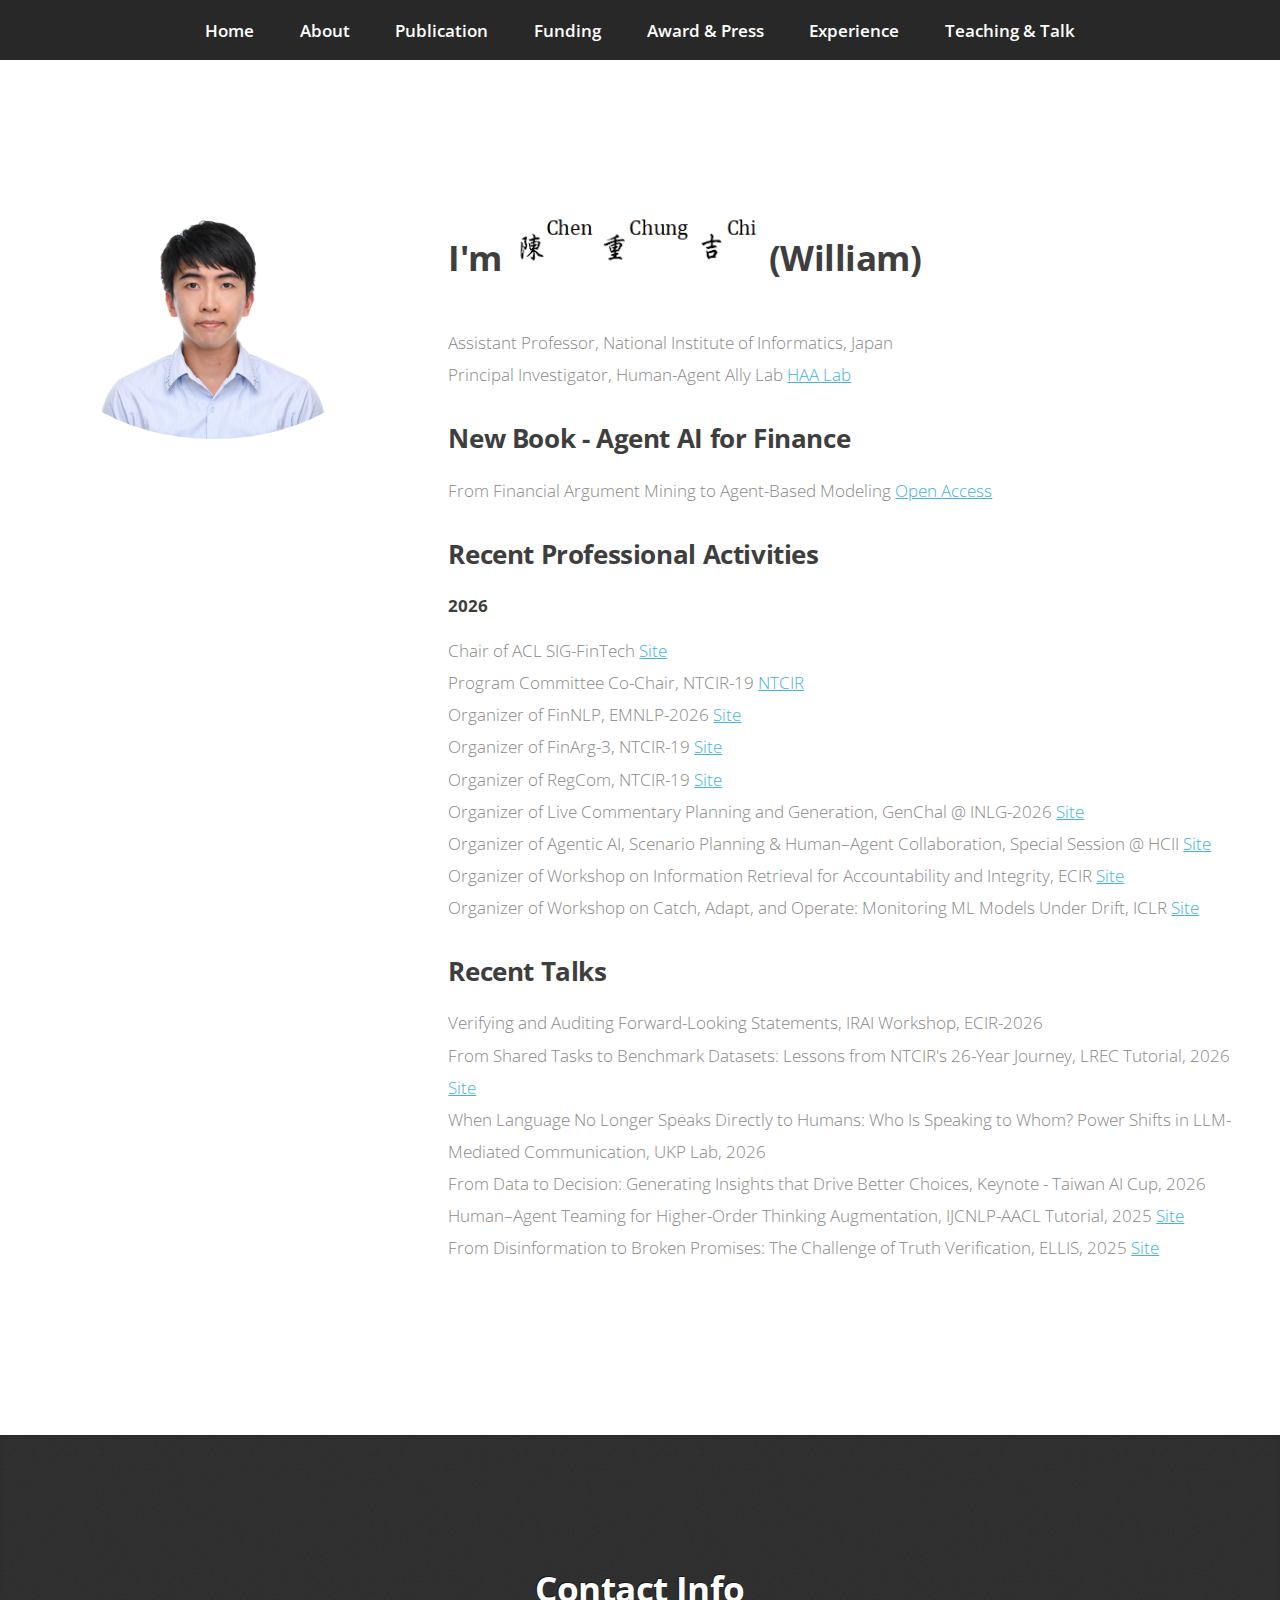
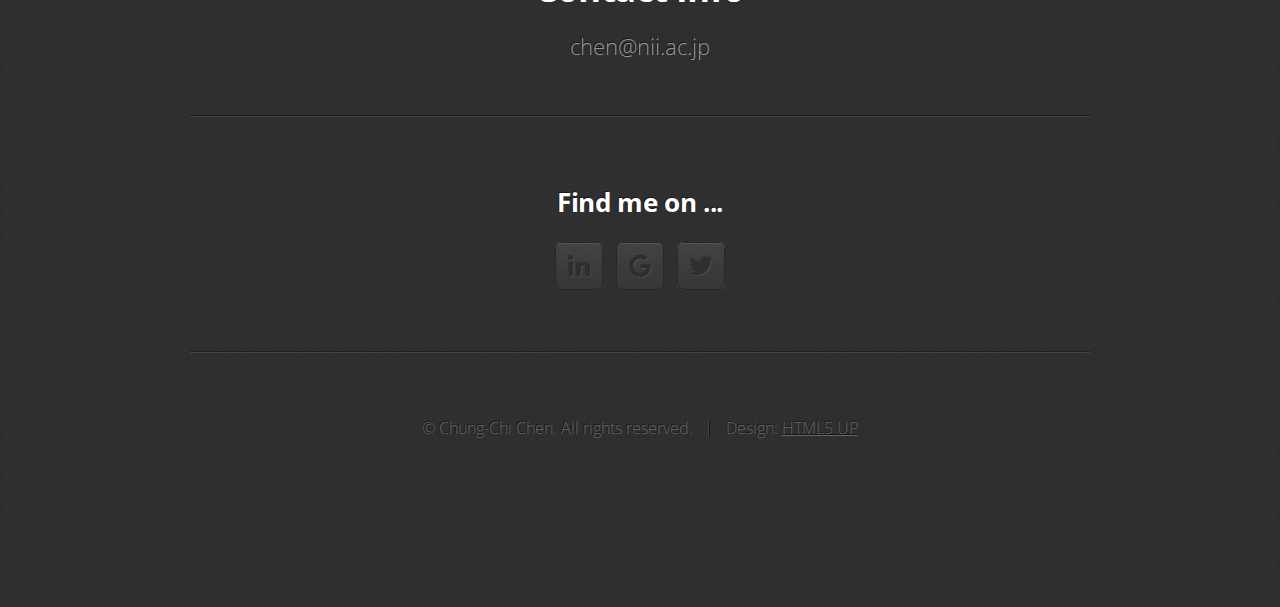
<file: index.html>
<!DOCTYPE HTML>
<!--
	Miniport by HTML5 UP
	html5up.net | @ajlkn
	Free for personal and commercial use under the CCA 3.0 license (html5up.net/license)
-->
<html>
	<head>
		<title>Chung-Chi Chen</title>
		<meta charset="utf-8" />
		<meta name="viewport" content="width=device-width, initial-scale=1" />
		<!--[if lte IE 8]><script src="assets/js/ie/html5shiv.js"></script><![endif]-->
		<link rel="stylesheet" href="assets/css/main.css" />
		<!--[if lte IE 8]><link rel="stylesheet" href="assets/css/ie8.css" /><![endif]-->
		<!--[if lte IE 9]><link rel="stylesheet" href="assets/css/ie9.css" /><![endif]-->
	</head>
	<body>

		<!-- Nav -->
			<nav id="nav">
				<ul class="container">
					<li><a href="index.html">Home</a></li>
					<li><a href="about.html">About</a></li>
					<li><a href="publication.html">Publication</a></li>
        				<li><a href="funding.html">Funding</a></li>
					<li><a href="award.html">Award & Press</a></li>
					<li><a href="experience.html">Experience</a></li>
					<li><a href="teaching.html">Teaching & Talk</a></li>
					<!--<li><a href="#contact">CV</a></li>-->
				</ul>
			</nav>

		<!-- Home -->
			<div class="wrapper style1 first">
				<article class="container" id="top">
					<div class="row">
						<div class="4u 12u(mobile)">
							<span class="image fit"><img src="images/head.jpg" alt="" /></span>
						</div>
						<div class="8u 12u(mobile)">
							<header>
								<h2>I'm <img src="images/name.png" width="250px"> (William)</h2>
							</header>
							Assistant Professor, National Institute of Informatics, Japan
							<br>
							Principal Investigator, Human-Agent Ally Lab <a href="https://haalab.github.io/"> HAA Lab </a>
							<br>
							<br>
							
							<h3>New Book - Agent AI for Finance</h3>
							From Financial Argument Mining to Agent-Based Modeling <a href="https://link.springer.com/book/9783031946868?srsltid=AfmBOooERxWxnqlmRhTs4TwamOrCxhAECmi786btXJ8WIIkR3zD9V9gd">Open Access</a>
							<br>
							<br>
							
							<!--
							<h3>Join Us</h3>
							<strong>PhD Students</strong> Enrollment via <a href="https://www.nii.ac.jp/graduate/en/" target="_blank">National Institute of Informatics (NII)</a>
                            <br>
                            
                            <strong>Research Interns</strong>: Available through the <a href="https://www.nii.ac.jp/en/about/international/mouresearch/" target="_blank">NII International Internship Program</a>
                            <br>
                            
                            <strong>Postdoctoral Fellows</strong>: Openings available. Please contact Chung-Chi via email with your CV
                            <br>
                            <br>
                            -->

							<h3>Recent Professional Activities</h3>
							<h4>2026</h4>
							Chair of ACL SIG-FinTech <a href="https://sigfintech.github.io/"> Site </a>
							<br>
							Program Committee Co-Chair, NTCIR-19 <a href="https://research.nii.ac.jp/ntcir/ntcir-19/index.html"> NTCIR </a>
                            <br>
                            Organizer of FinNLP, EMNLP-2026 <a href="https://sigfintech.github.io/finnlp.html"> Site </a>
                            <br>
							Organizer of FinArg-3, NTCIR-19 <a href="https://sites.google.com/nlg.csie.ntu.edu.tw/finarg3/finarg-3"> Site </a>
							<br>
							Organizer of RegCom, NTCIR-19 <a href="https://sites.google.com/view/ntcir19regcom/"> Site </a>
							<br>
							Organizer of Live Commentary Planning and Generation, GenChal @ INLG-2026 <a href="https://sites.google.com/view/genchal2026"> Site </a>
        						<br>
        						Organizer of Agentic AI, Scenario Planning & Human–Agent Collaboration, Special Session @ HCII <a href="sites/HCII2026.html"> Site </a>
							<br>
							Organizer of Workshop on Information Retrieval for Accountability and Integrity, ECIR <a href="sites/ECIR2026.html"> Site</a>
							<br>
							Organizer of Workshop on Catch, Adapt, and Operate: Monitoring ML Models Under Drift, ICLR <a href="https://sites.google.com/view/iclr-2026-workshop-cao/home"> Site </a>
							<br>
							<br>
							
							<h3>Recent Talks</h3>
							Verifying and Auditing Forward-Looking Statements, IRAI Workshop, ECIR-2026
            					<br> 
							From Shared Tasks to Benchmark Datasets: Lessons from NTCIR's 26-Year Journey, LREC Tutorial, 2026 <a href="sites/LREC2026.html"> Site </a>
							<br>
							When Language No Longer Speaks Directly to Humans: Who Is Speaking to Whom? Power Shifts in LLM-Mediated Communication, UKP Lab, 2026
							<br>
							From Data to Decision: Generating Insights that Drive Better Choices, Keynote - Taiwan AI Cup, 2026
							<br>
							Human–Agent Teaming for Higher-Order Thinking Augmentation, IJCNLP-AACL Tutorial, 2025 <a href="sites/aacl2025.html"> Site </a>
							<br>
							From Disinformation to Broken Promises: The Challenge of Truth Verification, ELLIS, 2025 <a href="https://sites.google.com/view/ellis-mis2025/"> Site </a>
							<br>
							<br>
							<!--<a href="#work" class="button big scrolly">Research Interests</a>-->
						</div>
					</div>
				</article>
			</div>


		<!-- Contact -->
			<div class="wrapper style4">
				<article id="contact" class="container 75%">
					<header>
						<h2>Contact Info</h2>
						<p>chen@nii.ac.jp</p>
					</header>
                    <div class="12u">
                            <hr />
                            <h3>Find me on ...</h3>
                            <ul class="social">
                                
								<li><a href="https://www.linkedin.com/in/chung-chi-chen-a6b8a6138/" class="icon fa-linkedin"><span class="label">LinkedIn</span></a></li>
                                	<li><a href="https://scholar.google.com.tw/citations?user=sJwWSg8AAAAJ&hl=zh-TW" class="icon fa-google"><span class="label">GoogleScholar</span></a></li>
                                	<li><a href="https://twitter.com/nlpfin" class="icon fa-twitter"><span class="label">Twitter</span></a></li>
							   <!-- 
                                <li><a href="#" class="icon fa-twitter"><span class="label">Twitter</span></a></li>
                                <li><a href="#" class="icon fa-dribbble"><span class="label">Dribbble</span></a></li>
                                <li><a href="#" class="icon fa-linkedin"><span class="label">LinkedIn</span></a></li>
                                <li><a href="#" class="icon fa-tumblr"><span class="label">Tumblr</span></a></li>
                                <li><a href="#" class="icon fa-google-plus"><span class="label">Google+</span></a></li>
                                <li><a href="#" class="icon fa-github"><span class="label">Github</span></a></li>
								<li><a href="" class="icon fa-facebook"><span class="label">Facebook</span></a></li>
                                <li><a href="#" class="icon fa-rss"><span>RSS</span></a></li>
                                <li><a href="#" class="icon fa-instagram"><span>Instagram</span></a></li>
                                <li><a href="#" class="icon fa-foursquare"><span>Foursquare</span></a></li>
                                <li><a href="#" class="icon fa-skype"><span>Skype</span></a></li>
                                <li><a href="#" class="icon fa-soundcloud"><span>Soundcloud</span></a></li>
                                <li><a href="#" class="icon fa-youtube"><span>YouTube</span></a></li>
                                <li><a href="#" class="icon fa-blogger"><span>Blogger</span></a></li>
                                <li><a href="#" class="icon fa-flickr"><span>Flickr</span></a></li>
                                <li><a href="#" class="icon fa-vimeo"><span>Vimeo</span></a></li>
                                -->
                            </ul>
                            <hr />
				    </div>

					<footer>
						<ul id="copyright">
							<li>&copy; Chung-Chi Chen. All rights reserved.</li><li>Design: <a href="http://html5up.net">HTML5 UP</a></li>
						</ul>
					</footer>
				</article>
			</div>

		<!-- Scripts -->
			<script src="assets/js/jquery.min.js"></script>
			<script src="assets/js/jquery.scrolly.min.js"></script>
			<script src="assets/js/skel.min.js"></script>
			<script src="assets/js/skel-viewport.min.js"></script>
			<script src="assets/js/util.js"></script>
			<!--[if lte IE 8]><script src="assets/js/ie/respond.min.js"></script><![endif]-->
			<script src="assets/js/main.js"></script>
			


	</body>
</html>
</file>
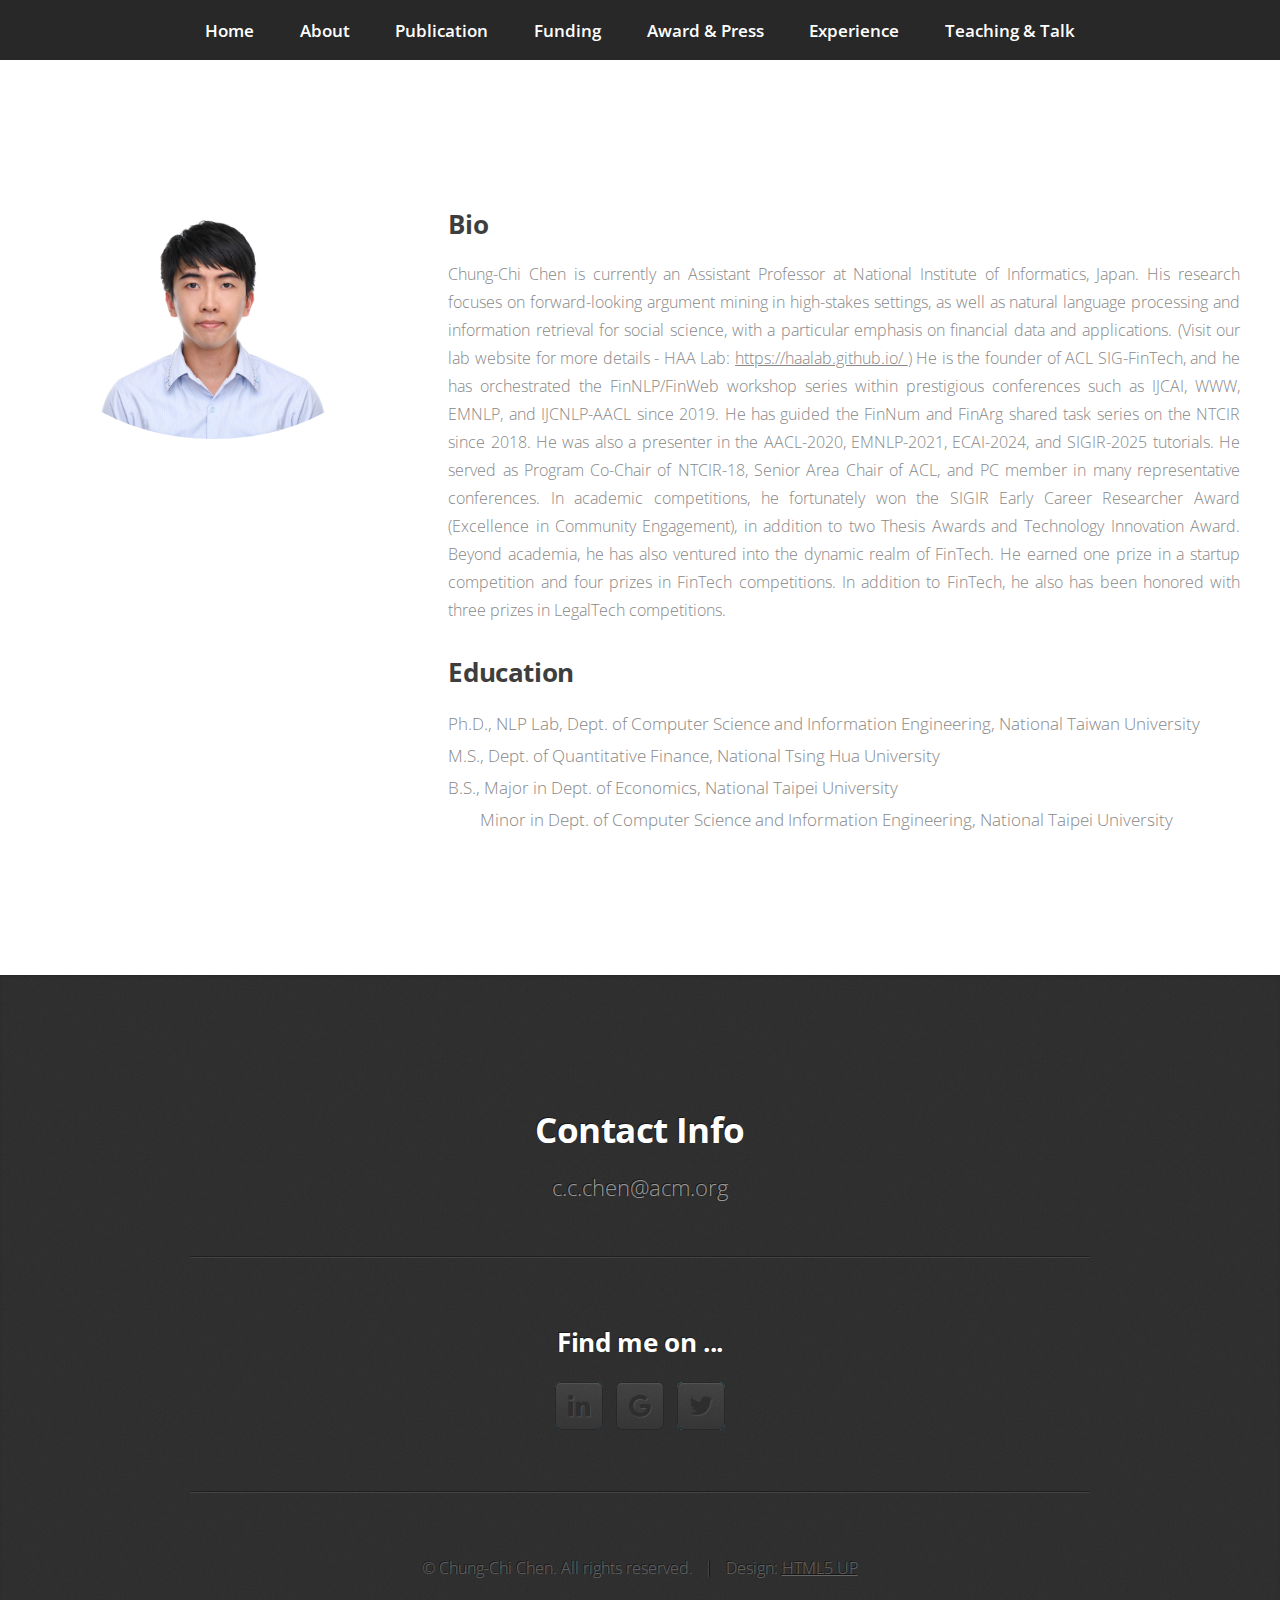
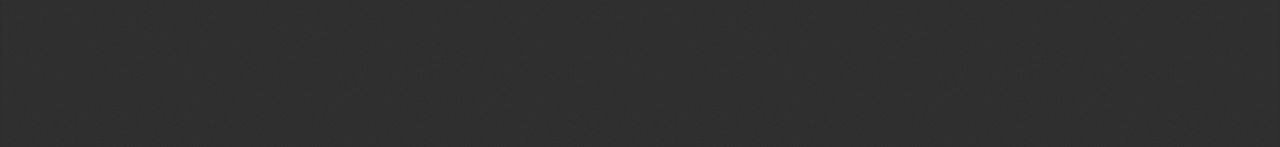
<file: about.html>
<!DOCTYPE HTML>
<!--
	Miniport by HTML5 UP
	html5up.net | @ajlkn
	Free for personal and commercial use under the CCA 3.0 license (html5up.net/license)
-->
<html>
	<head>
		<title>Chung-Chi Chen</title>
		<meta charset="utf-8" />
		<meta name="viewport" content="width=device-width, initial-scale=1" />
		<!--[if lte IE 8]><script src="assets/js/ie/html5shiv.js"></script><![endif]-->
		<link rel="stylesheet" href="assets/css/main.css" />
		<!--[if lte IE 8]><link rel="stylesheet" href="assets/css/ie8.css" /><![endif]-->
		<!--[if lte IE 9]><link rel="stylesheet" href="assets/css/ie9.css" /><![endif]-->
	</head>
	<body>

		<!-- Nav -->
			<nav id="nav">
				<ul class="container">
					<li><a href="index.html">Home</a></li>
					<li><a href="about.html">About</a></li>
					<li><a href="publication.html">Publication</a></li>
        				<li><a href="funding.html">Funding</a></li>
					<li><a href="award.html">Award & Press</a></li>
					<li><a href="experience.html">Experience</a></li>
					<li><a href="teaching.html">Teaching & Talk</a></li>
				</ul>
			</nav>

		<!-- Home -->
			<div class="wrapper style1 first">
				<article class="container" id="top">
					<div class="row">
						<div class="4u 12u(mobile)">
                            <span class="image fit"><img src="images/head.jpg" alt="" /></span>
                            <!--<span class="icon featured fa-pencil-square-o fa-3x" style="color:#99BBFF"></span>-->
						</div>
						
						<div class="8u 12u(mobile)">
						<h3>Bio</h3>
						<p style="text-align:justify;font-size:16px;">
                            Chung-Chi Chen is currently an Assistant Professor at National Institute of Informatics, Japan. 
                              His research focuses on forward-looking argument mining in high-stakes settings, as well as 
                              natural language processing and information retrieval for social science, with a particular 
                              emphasis on financial data and applications. (Visit our lab website for more details - HAA Lab: <a href="https://haalab.github.io/"> https://haalab.github.io/ </a>)
                              He is the founder of ACL SIG-FinTech, and he has orchestrated the FinNLP/FinWeb workshop series within prestigious conferences such as IJCAI, WWW, EMNLP, and IJCNLP-AACL since 2019. He has guided the FinNum and FinArg shared task series on the NTCIR since 2018. He was also a presenter in the AACL-2020, EMNLP-2021, ECAI-2024, and SIGIR-2025 tutorials. He served as Program Co-Chair of NTCIR-18, Senior Area Chair of ACL, and PC member in many representative conferences. In academic competitions, he fortunately won the SIGIR Early Career Researcher Award (Excellence in Community Engagement), in addition to two Thesis Awards and Technology Innovation Award. Beyond academia, he has also ventured into the dynamic realm of FinTech. He earned one prize in a startup competition and four prizes in FinTech competitions. In addition to FinTech, he also has been honored with three prizes in LegalTech competitions.						</p> 
							<h3>Education</h3>
							Ph.D., NLP Lab, Dept. of Computer Science and Information Engineering, National Taiwan University
							<br>
							M.S., Dept. of Quantitative Finance, National Tsing Hua University
                            <br>
							B.S., Major in Dept. of Economics, National Taipei University
							<br>
							&nbsp;&nbsp;&nbsp;&nbsp;&nbsp;&nbsp;&nbsp;
							Minor in Dept. of Computer Science and Information Engineering, National Taipei University

							
							
						</div>
					</div>
				</article>
			</div>


		<!-- Contact -->
			<div class="wrapper style4">
				<article id="contact" class="container 75%">
					<header>
						<h2>Contact Info</h2>
						<p>c.c.chen@acm.org</p>
					</header>
                    <div class="12u">
                            <hr />
                            <h3>Find me on ...</h3>
                            <ul class="social">
                     
								<li><a href="https://www.linkedin.com/in/chung-chi-chen-a6b8a6138/" class="icon fa-linkedin"><span class="label">LinkedIn</span></a></li>
                                	<li><a href="https://scholar.google.com.tw/citations?user=sJwWSg8AAAAJ&hl=zh-TW" class="icon fa-google"><span class="label">GoogleScholar</span></a></li>
                                	<li><a href="https://twitter.com/nlpfin" class="icon fa-twitter"><span class="label">Twitter</span></a></li>
							   <!-- 
                                <li><a href="#" class="icon fa-google-plus"><span class="label">Twitter</span></a></li>
                               <li><a href="" class="icon fa-facebook"><span class="label">Facebook</span></a></li>
							    <li><a href="#" class="icon fa-dribbble"><span class="label">Dribbble</span></a></li>
                                <li><a href="#" class="icon fa-linkedin"><span class="label">LinkedIn</span></a></li>
                                <li><a href="#" class="icon fa-tumblr"><span class="label">Tumblr</span></a></li>
                                <li><a href="#" class="icon fa-google-plus"><span class="label">Google+</span></a></li>
                                <li><a href="#" class="icon fa-github"><span class="label">Github</span></a></li>

                                <li><a href="#" class="icon fa-rss"><span>RSS</span></a></li>
                                <li><a href="#" class="icon fa-instagram"><span>Instagram</span></a></li>
                                <li><a href="#" class="icon fa-foursquare"><span>Foursquare</span></a></li>
                                <li><a href="#" class="icon fa-skype"><span>Skype</span></a></li>
                                <li><a href="#" class="icon fa-soundcloud"><span>Soundcloud</span></a></li>
                                <li><a href="#" class="icon fa-youtube"><span>YouTube</span></a></li>
                                <li><a href="#" class="icon fa-blogger"><span>Blogger</span></a></li>
                                <li><a href="#" class="icon fa-flickr"><span>Flickr</span></a></li>
                                <li><a href="#" class="icon fa-vimeo"><span>Vimeo</span></a></li>
                                -->
                            </ul>
                            <hr />
				    </div>

					<footer>
						<ul id="copyright">
							<li>&copy; Chung-Chi Chen. All rights reserved.</li><li>Design: <a href="http://html5up.net">HTML5 UP</a></li>
						</ul>
					</footer>
				</article>
			</div>

		<!-- Scripts -->
			<script src="assets/js/jquery.min.js"></script>
			<script src="assets/js/jquery.scrolly.min.js"></script>
			<script src="assets/js/skel.min.js"></script>
			<script src="assets/js/skel-viewport.min.js"></script>
			<script src="assets/js/util.js"></script>
			<!--[if lte IE 8]><script src="assets/js/ie/respond.min.js"></script><![endif]-->
			<script src="assets/js/main.js"></script>

	</body>
</html>
</file>
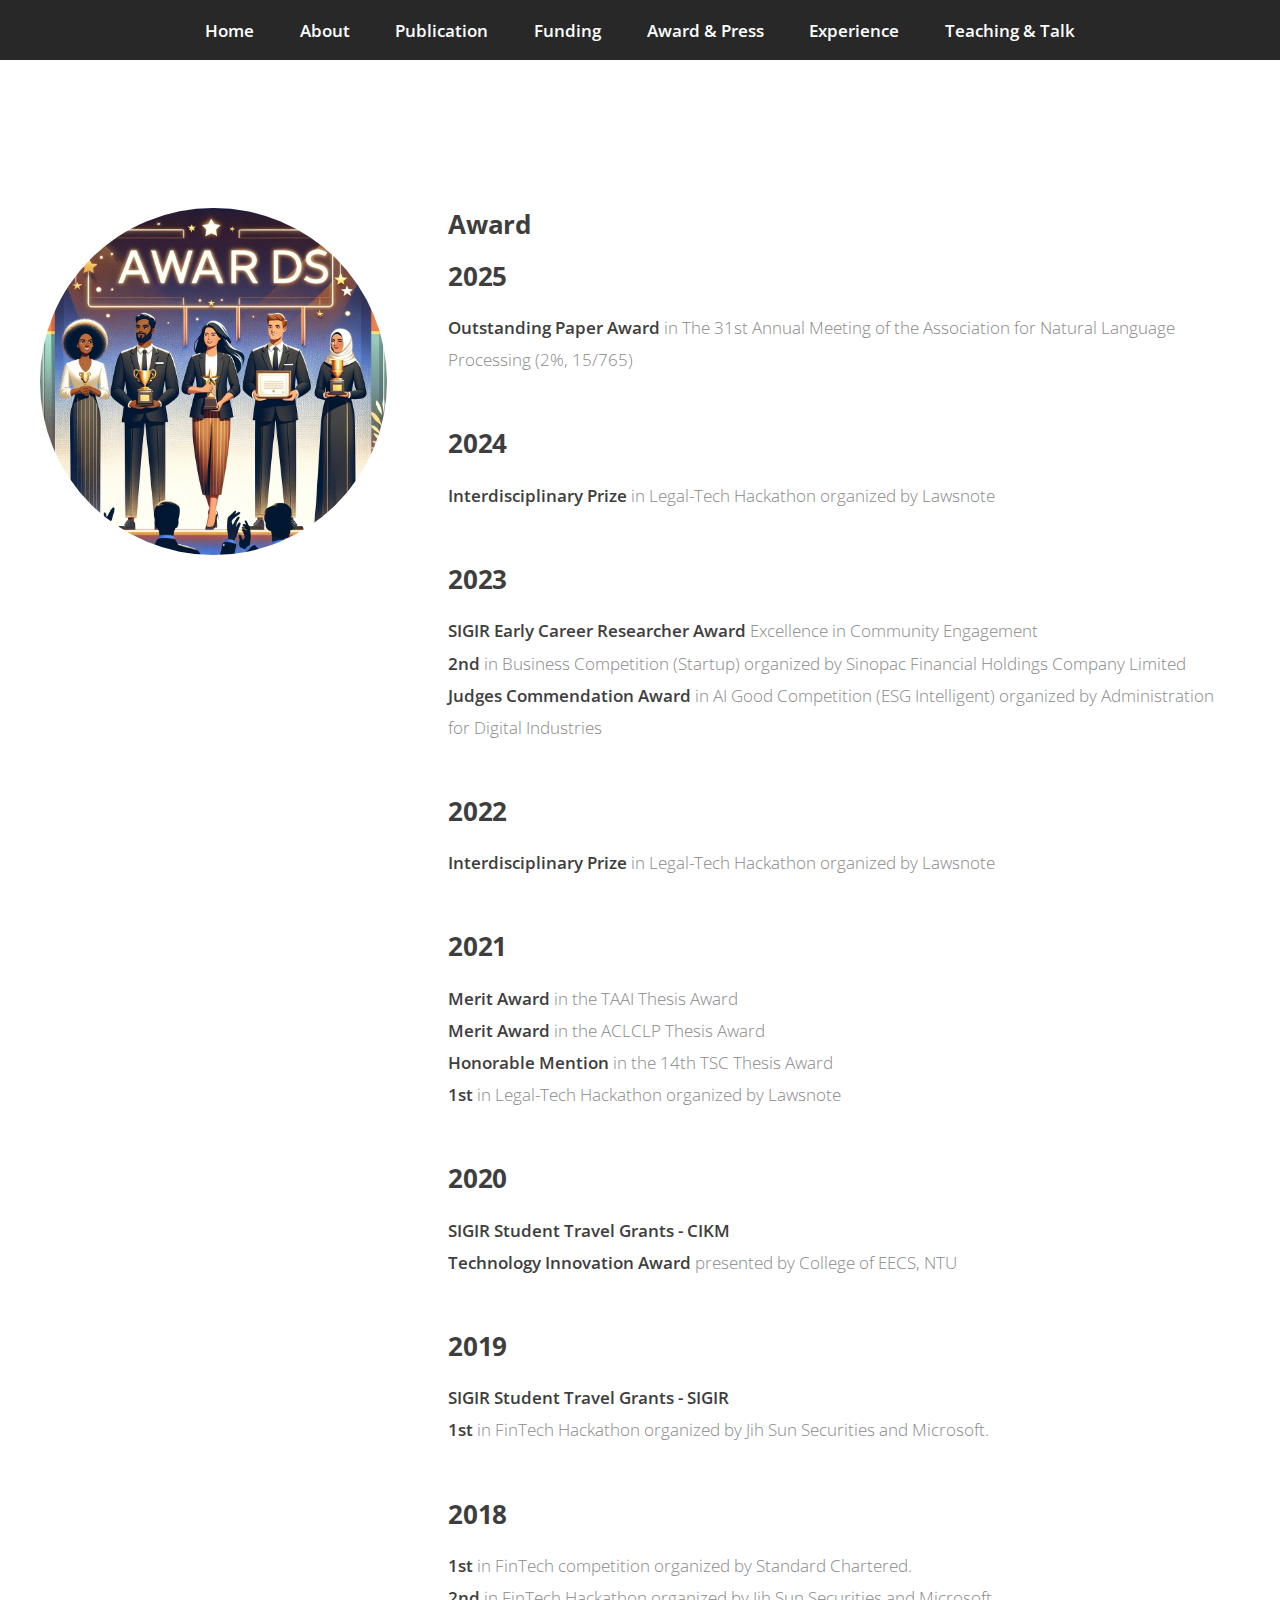
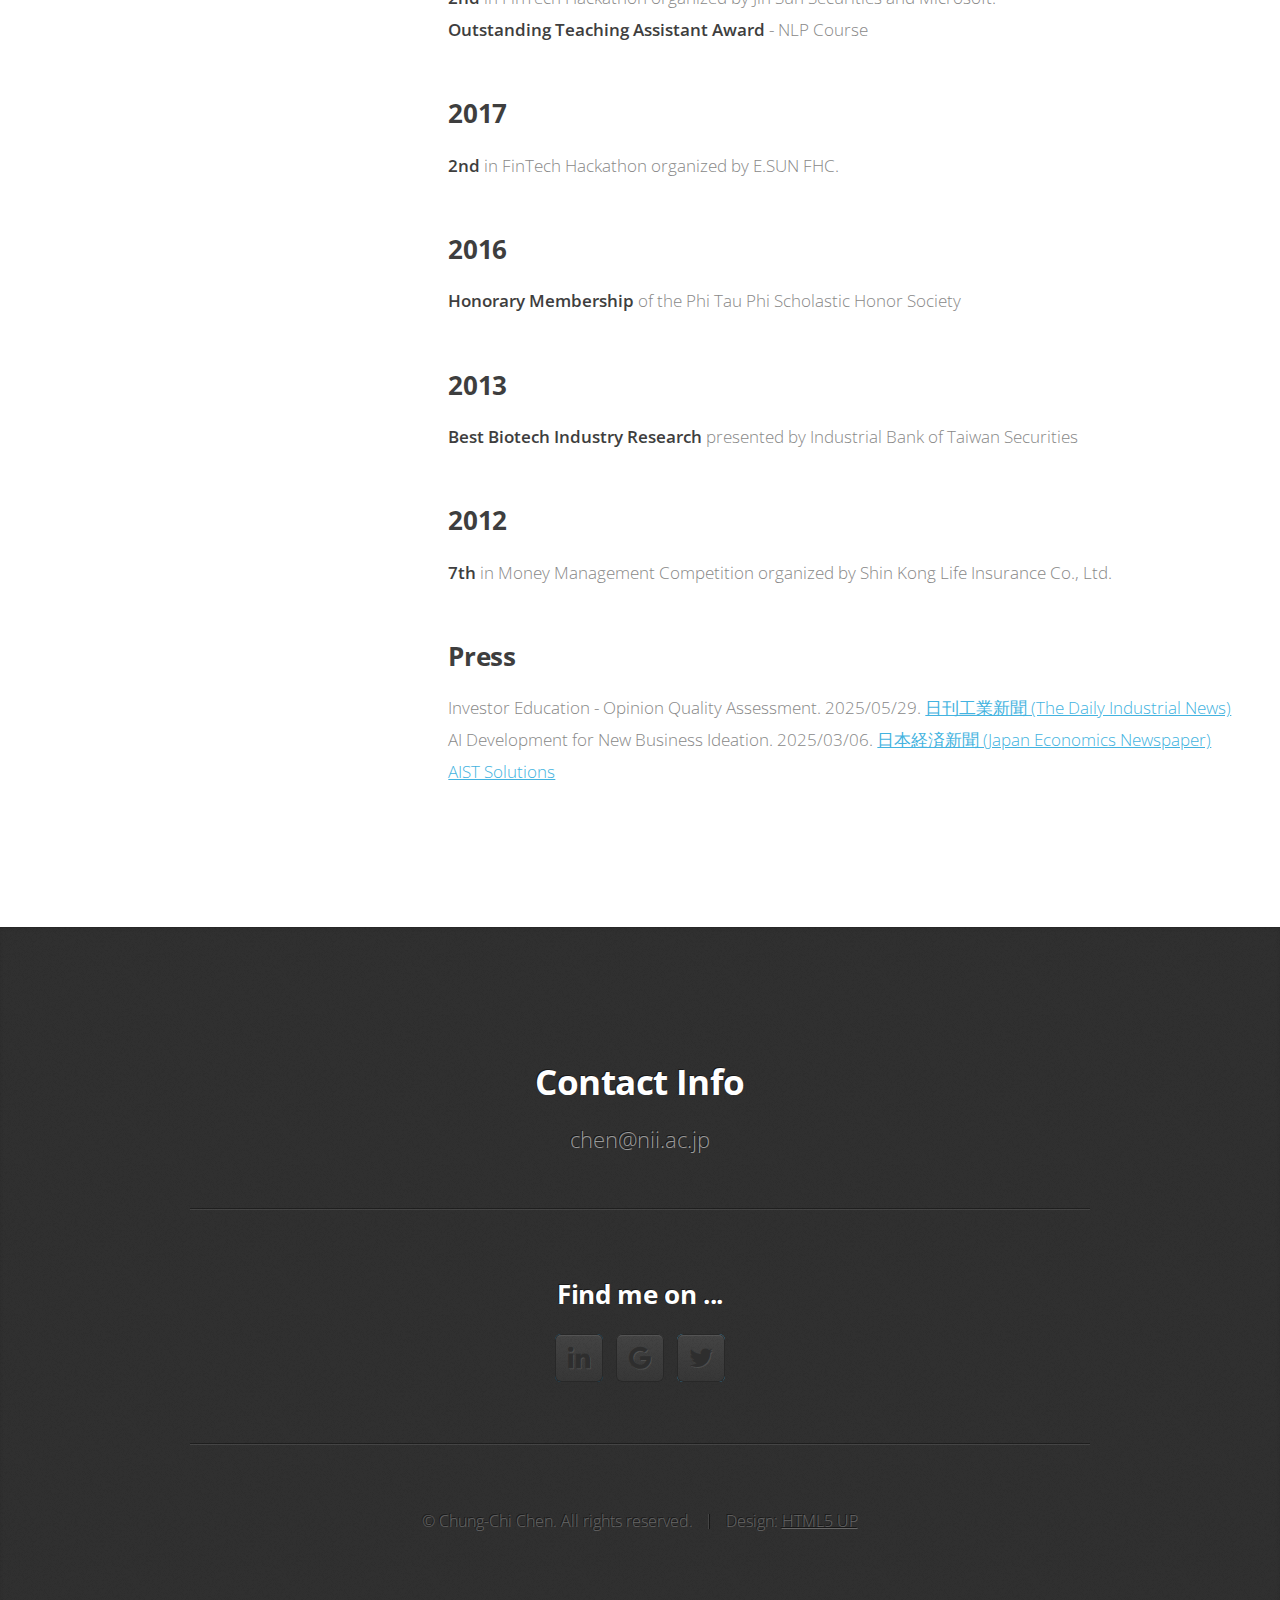
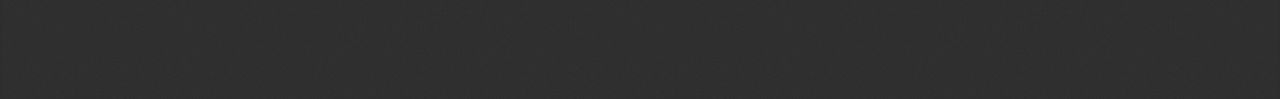
<file: award.html>
<!DOCTYPE HTML>
<!--
	Miniport by HTML5 UP
	html5up.net | @ajlkn
	Free for personal and commercial use under the CCA 3.0 license (html5up.net/license)
-->
<html>
	<head>
		<title>Chung-Chi Chen</title>
		<meta charset="utf-8" />
		<meta name="viewport" content="width=device-width, initial-scale=1" />
		<!--[if lte IE 8]><script src="assets/js/ie/html5shiv.js"></script><![endif]-->
		<link rel="stylesheet" href="assets/css/main.css" />
		<!--[if lte IE 8]><link rel="stylesheet" href="assets/css/ie8.css" /><![endif]-->
		<!--[if lte IE 9]><link rel="stylesheet" href="assets/css/ie9.css" /><![endif]-->
	</head>
	<body>

		<!-- Nav -->
			<nav id="nav">
				<ul class="container">
					<li><a href="index.html">Home</a></li>
					<li><a href="about.html">About</a></li>
					<li><a href="publication.html">Publication</a></li>
        				<li><a href="funding.html">Funding</a></li>
					<li><a href="award.html">Award & Press</a></li>
					<li><a href="experience.html">Experience</a></li>
					<li><a href="teaching.html">Teaching & Talk</a></li>
				</ul>
			</nav>

		<!-- Home -->
			<div class="wrapper style1 first">
				<article class="container" id="top">
					<div class="row">
						<div class="4u 12u(mobile)">
                            <span class="image fit"><img src="images/award.png" alt="" /></span>
                            <!--<span class="icon featured fa-trophy fa-3x" style="color:#FFEE99"></span> -->
						</div>
						<div class="8u 12u(mobile)">
        						<h3>Award</h3>
        						<h3>2025</h3>
                    			<strong>Outstanding Paper Award</strong> in The 31st Annual Meeting of the Association for Natural Language Processing (2%, 15/765)
                    			<p>
							<h3>2024</h3>
							<strong>Interdisciplinary Prize</strong> in Legal-Tech Hackathon organized by Lawsnote
							<p>
							<h3>2023</h3>
							<strong>SIGIR Early Career Researcher Award</strong> Excellence in Community Engagement
							<br>
							<strong>2nd</strong> in Business Competition (Startup) organized by Sinopac Financial Holdings Company Limited
							<br>
							<strong>Judges Commendation Award</strong> in AI Good Competition (ESG Intelligent) organized by Administration for Digital Industries
							<p>
							<h3>2022</h3>
							<strong>Interdisciplinary Prize</strong> in Legal-Tech Hackathon organized by Lawsnote
							<p>
							<h3>2021</h3>
							<strong>Merit Award</strong> in the TAAI Thesis Award
							<br>
							<strong>Merit Award</strong> in the ACLCLP Thesis Award
							<br>
							<strong>Honorable Mention</strong> in the 14th TSC Thesis Award
							<br>
							<strong>1st</strong> in Legal-Tech Hackathon organized by Lawsnote
							<p>
							<h3>2020</h3>
							<strong>SIGIR Student Travel Grants - CIKM</strong>
							<br>
							<strong>Technology Innovation Award</strong> presented by College of EECS, NTU
                            <p>
							<h3>2019</h3>
							<strong>SIGIR Student Travel Grants - SIGIR</strong>
							<br>
							<strong>1st</strong> in FinTech Hackathon organized by Jih Sun Securities and Microsoft.
							<p>
                            <h3>2018</h3>
                            <strong>1st</strong> in FinTech competition organized by Standard Chartered.
							<br>
							<strong>2nd</strong> in FinTech Hackathon organized by Jih Sun Securities and Microsoft.
							<br>
							<strong>Outstanding Teaching Assistant Award</strong> - NLP Course
                            <p>
                            <h3>2017</h3>
                            <strong>2nd</strong> in FinTech Hackathon organized by E.SUN FHC.
                            <p>
                            <h3>2016</h3>
                            <strong>Honorary Membership</strong> of the Phi Tau Phi Scholastic Honor Society
                            <p>
                            <h3>2013</h3>
                            <strong>Best Biotech Industry Research</strong> presented by Industrial Bank of Taiwan Securities
                            <p>
                            <h3>2012</h3>
                            <strong>7th</strong> in Money Management Competition organized by Shin Kong Life Insurance Co., Ltd.
                        
                            <p>
                            <h3>Press</h3>
                            Investor Education - Opinion Quality Assessment. 2025/05/29. <a href="https://www.nikkan.co.jp/articles/view/00750201">日刊工業新聞 (The Daily Industrial News)</a>
                            <br>
                            AI Development for New Business Ideation. 2025/03/06. <a href="https://www.nikkei.com/article/DGXZQOUC035ZU0T00C25A3000000/">日本経済新聞 (Japan Economics Newspaper)</a> <a href="https://www.aist-solutions.co.jp/news/page000275.html">AIST Solutions</a>
                        </div>
					</div>
				</article>
			</div>


		<!-- Contact -->
			<div class="wrapper style4">
				<article id="contact" class="container 75%">
					<header>
						<h2>Contact Info</h2>
						<p>chen@nii.ac.jp</p>
					</header>
                    <div class="12u">
                            <hr />
                            <h3>Find me on ...</h3>
                            <ul class="social">
                                
								<li><a href="https://www.linkedin.com/in/chung-chi-chen-a6b8a6138/" class="icon fa-linkedin"><span class="label">LinkedIn</span></a></li>
                                	<li><a href="https://scholar.google.com.tw/citations?user=sJwWSg8AAAAJ&hl=zh-TW" class="icon fa-google"><span class="label">GoogleScholar</span></a></li>
                                	<li><a href="https://twitter.com/nlpfin" class="icon fa-twitter"><span class="label">Twitter</span></a></li>
							   <!-- 
                                <li><a href="#" class="icon fa-twitter"><span class="label">Twitter</span></a></li>
                                <li><a href="#" class="icon fa-dribbble"><span class="label">Dribbble</span></a></li>
                                <li><a href="#" class="icon fa-linkedin"><span class="label">LinkedIn</span></a></li>
                                <li><a href="#" class="icon fa-tumblr"><span class="label">Tumblr</span></a></li>
                                <li><a href="#" class="icon fa-google-plus"><span class="label">Google+</span></a></li>
                                <li><a href="#" class="icon fa-github"><span class="label">Github</span></a></li>
								<li><a href="" class="icon fa-facebook"><span class="label">Facebook</span></a></li>
                                <li><a href="#" class="icon fa-rss"><span>RSS</span></a></li>
                                <li><a href="#" class="icon fa-instagram"><span>Instagram</span></a></li>
                                <li><a href="#" class="icon fa-foursquare"><span>Foursquare</span></a></li>
                                <li><a href="#" class="icon fa-skype"><span>Skype</span></a></li>
                                <li><a href="#" class="icon fa-soundcloud"><span>Soundcloud</span></a></li>
                                <li><a href="#" class="icon fa-youtube"><span>YouTube</span></a></li>
                                <li><a href="#" class="icon fa-blogger"><span>Blogger</span></a></li>
                                <li><a href="#" class="icon fa-flickr"><span>Flickr</span></a></li>
                                <li><a href="#" class="icon fa-vimeo"><span>Vimeo</span></a></li>
                                -->
                            </ul>
                            <hr />
				    </div>

					<footer>
						<ul id="copyright">
							<li>&copy; Chung-Chi Chen. All rights reserved.</li><li>Design: <a href="http://html5up.net">HTML5 UP</a></li>
						</ul>
					</footer>
				</article>
			</div>

		<!-- Scripts -->
			<script src="assets/js/jquery.min.js"></script>
			<script src="assets/js/jquery.scrolly.min.js"></script>
			<script src="assets/js/skel.min.js"></script>
			<script src="assets/js/skel-viewport.min.js"></script>
			<script src="assets/js/util.js"></script>
			<!--[if lte IE 8]><script src="assets/js/ie/respond.min.js"></script><![endif]-->
			<script src="assets/js/main.js"></script>

	</body>
</html>
</file>
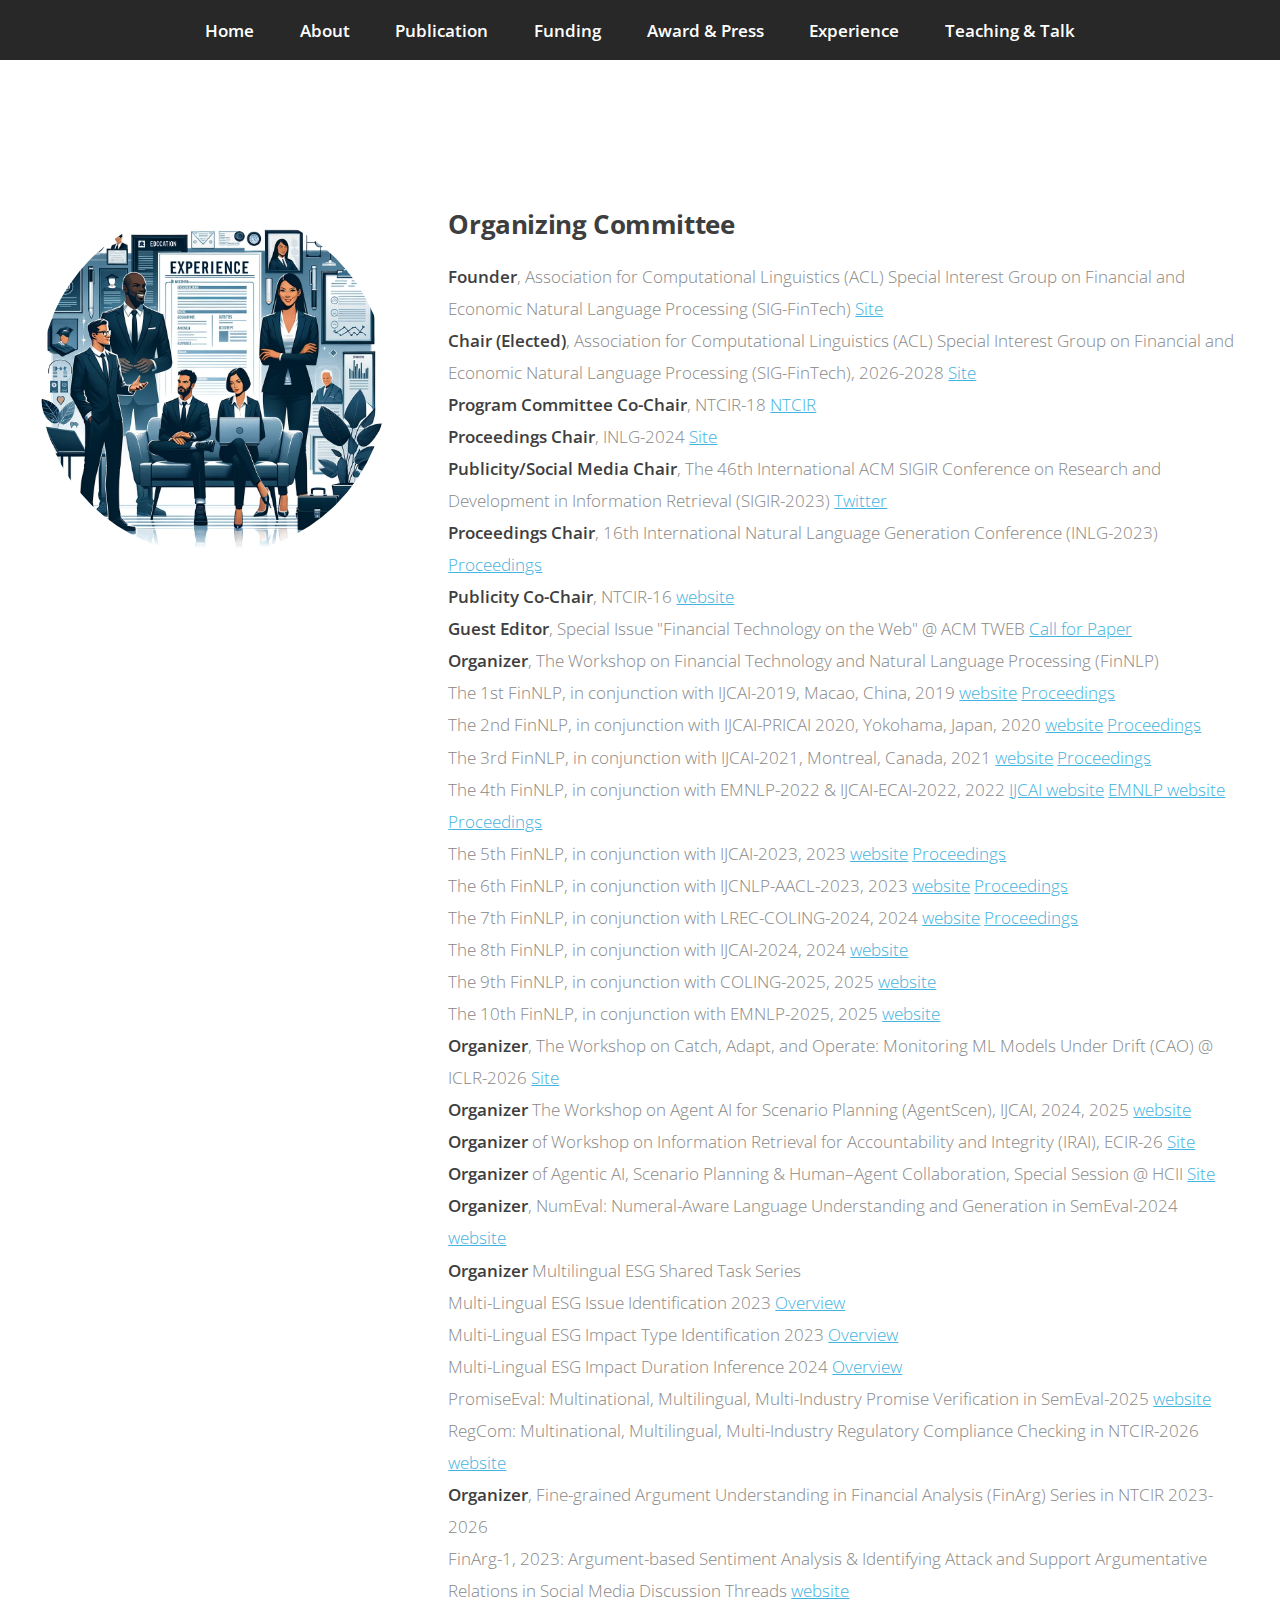
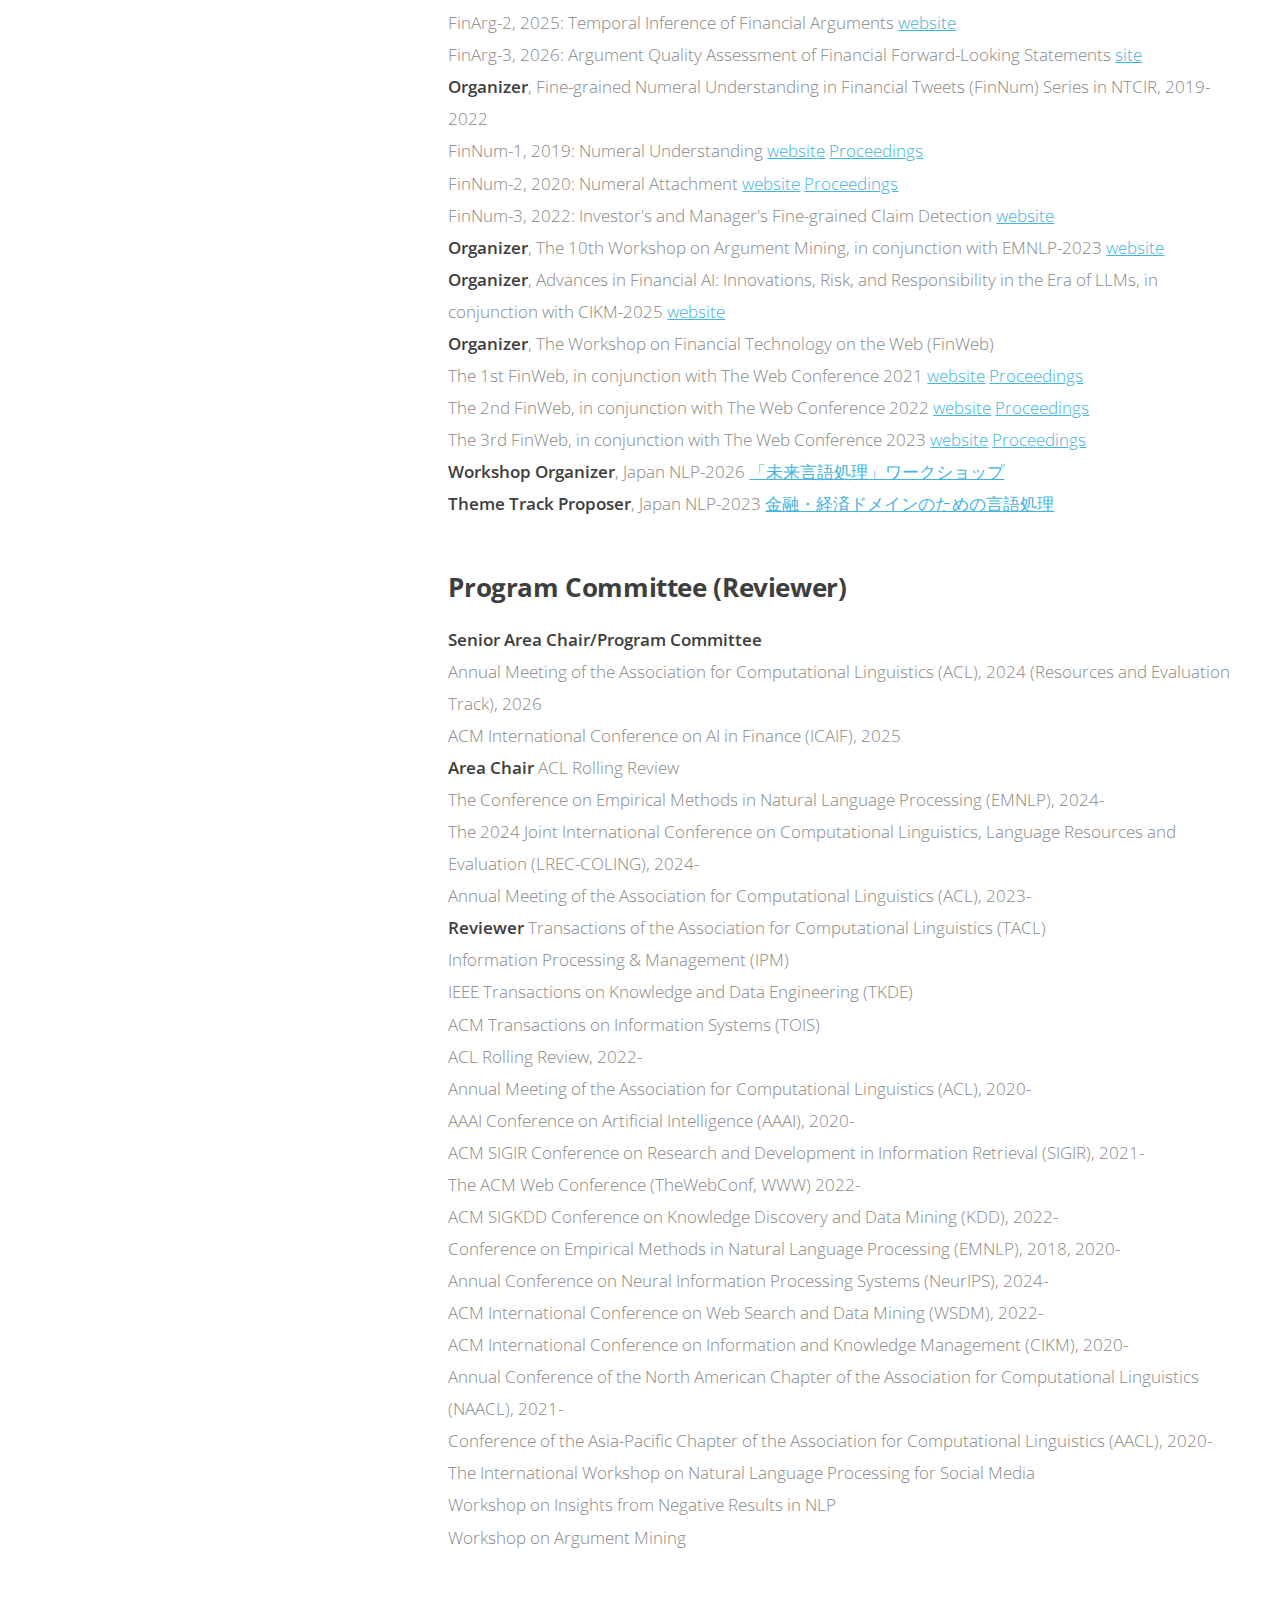
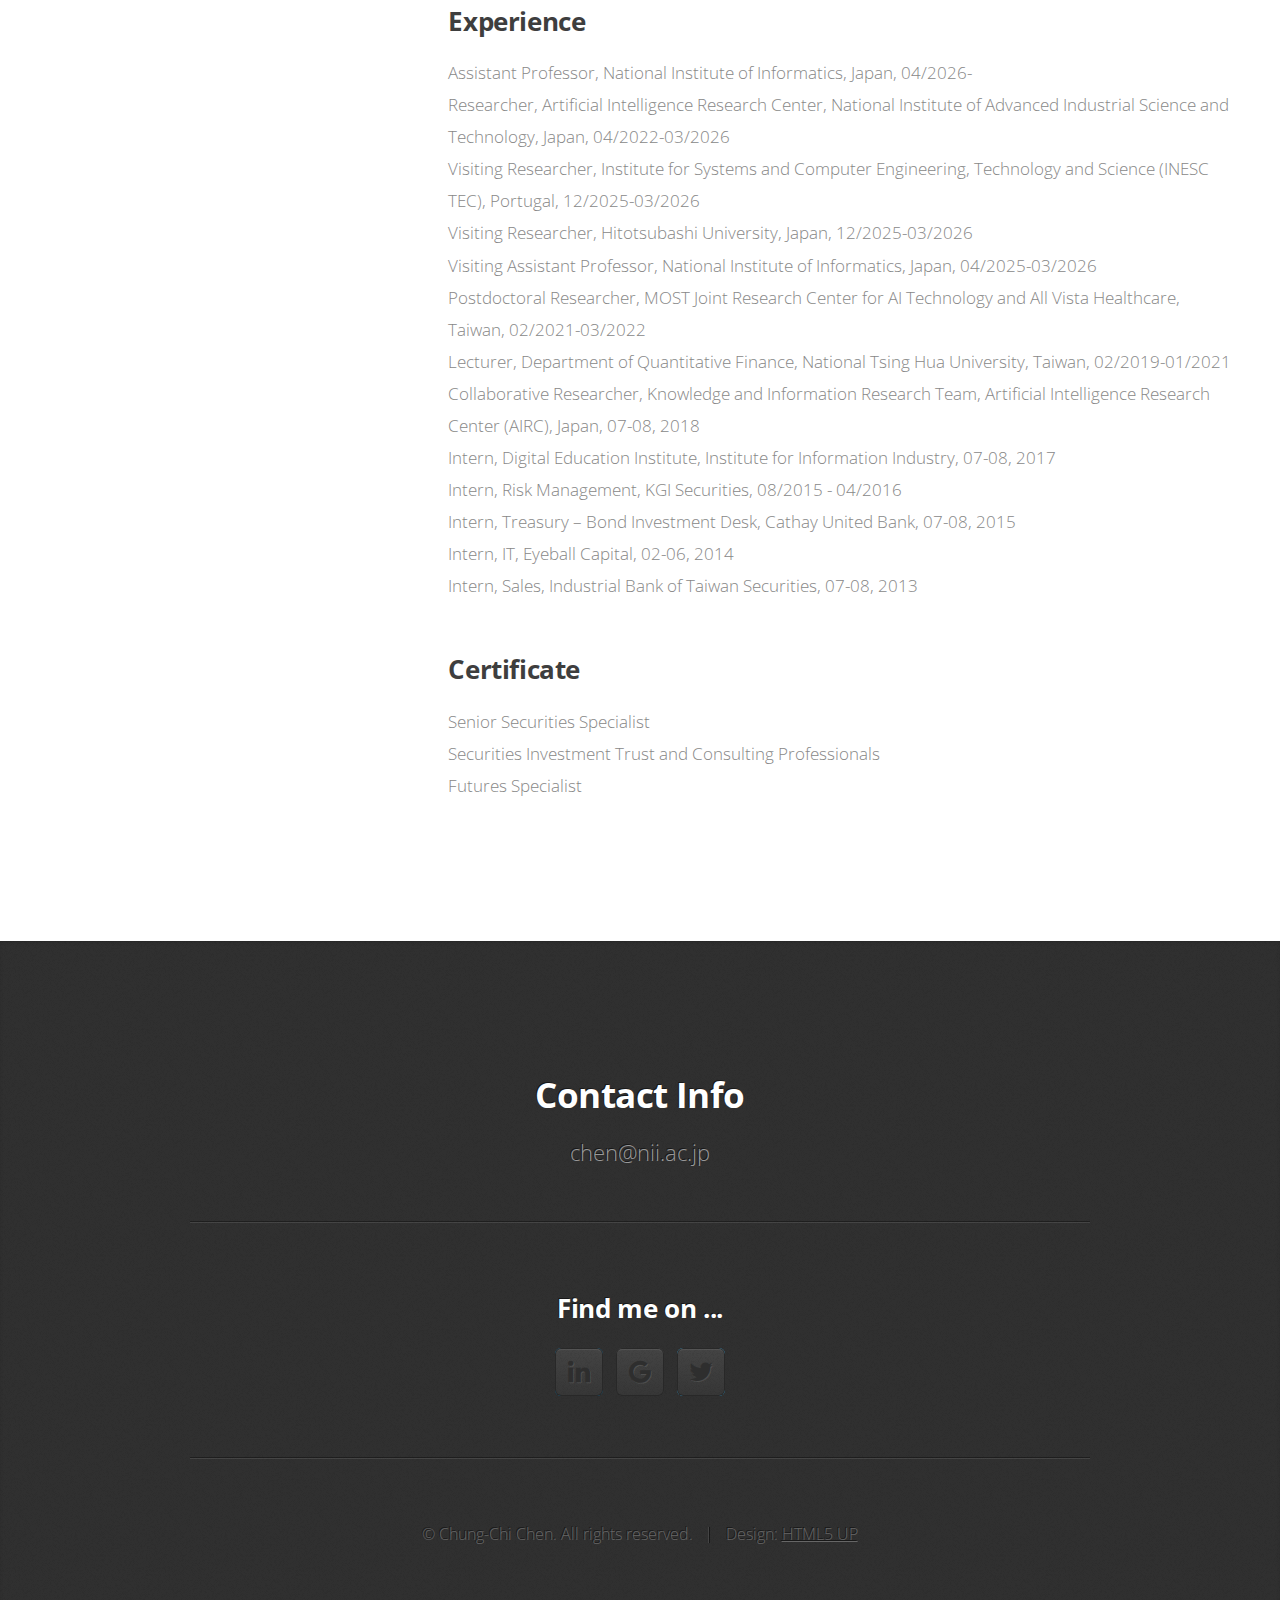
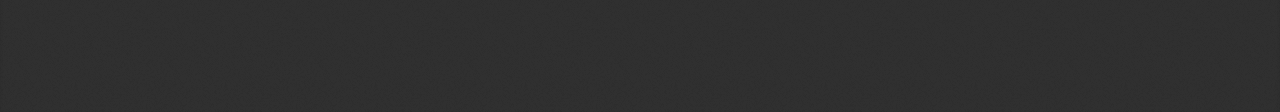
<file: experience.html>
<!DOCTYPE HTML>
<!--
	Miniport by HTML5 UP
	html5up.net | @ajlkn
	Free for personal and commercial use under the CCA 3.0 license (html5up.net/license)
-->
<html>
	<head>
		<title>Chung-Chi Chen</title>
		<meta charset="utf-8" />
		<meta name="viewport" content="width=device-width, initial-scale=1" />
		<!--[if lte IE 8]><script src="assets/js/ie/html5shiv.js"></script><![endif]-->
		<link rel="stylesheet" href="assets/css/main.css" />
		<!--[if lte IE 8]><link rel="stylesheet" href="assets/css/ie8.css" /><![endif]-->
		<!--[if lte IE 9]><link rel="stylesheet" href="assets/css/ie9.css" /><![endif]-->
	</head>
	<body>

		<!-- Nav -->
			<nav id="nav">
				<ul class="container">
					<li><a href="index.html">Home</a></li>
					<li><a href="about.html">About</a></li>
					<li><a href="publication.html">Publication</a></li>
        				<li><a href="funding.html">Funding</a></li>
					<li><a href="award.html">Award & Press</a></li>
					<li><a href="experience.html">Experience</a></li>
					<li><a href="teaching.html">Teaching & Talk</a></li>
				</ul>
			</nav>

		<!-- Home -->
			<div class="wrapper style1 first">
				<article class="container" id="top">
					<div class="row">
						<div class="4u 12u(mobile)">
                            <span class="image fit"><img src="images/work.png" alt="" /></span>
                            <!--<span class="icon featured fa-trophy fa-3x" style="color:#FFEE99"></span> -->
						</div>
						<div class="8u 12u(mobile)">
							<h3>Organizing Committee</h3> 
							<strong> Founder</strong>, Association for Computational Linguistics (ACL) Special Interest Group on Financial and Economic Natural Language Processing (SIG-FinTech) <a href="https://sigfintech.github.io/"> Site </a>
							<br>
							<strong> Chair (Elected)</strong>, Association for Computational Linguistics (ACL) Special Interest Group on Financial and Economic Natural Language Processing (SIG-FinTech), 2026-2028 <a href="https://sigfintech.github.io/"> Site </a>
							<br>
							<strong>Program Committee Co-Chair</strong>, NTCIR-18 <a href="https://research.nii.ac.jp/ntcir/index-en.html"> NTCIR </a>
                            <br>
                            <strong>Proceedings Chair</strong>, INLG-2024 <a href="https://inlg2024.github.io/"> Site </a>
                            <br>
							<strong>Publicity/Social Media Chair</strong>, The 46th International ACM SIGIR Conference on Research and Development in Information Retrieval (SIGIR-2023) <a href="https://twitter.com/SIGIRConf">Twitter</a>
							<br>
							<strong>Proceedings Chair</strong>, 16th International Natural Language Generation Conference (INLG-2023) <a href="https://aclanthology.org/volumes/2023.inlg-main/">Proceedings</a>
							<br>
							<strong>Publicity Co-Chair</strong>, NTCIR-16 <a href="http://research.nii.ac.jp/ntcir/ntcir-16/conference.html">website</a>
							<br>
							<strong>Guest Editor</strong>, Special Issue "Financial Technology on the Web" @ ACM TWEB <a href="CFP/[ACM TWEB Special Issue] Financial Technology on the Web.pdf"> Call for Paper</a> 
							<br>
							<strong>Organizer</strong>, The Workshop on Financial Technology and Natural Language Processing (FinNLP) 
							<br>
							The 1st FinNLP, in conjunction with IJCAI-2019, Macao, China, 2019 <a href="https://sites.google.com/nlg.csie.ntu.edu.tw/finnlp">website</a> <a href="https://www.aclweb.org/anthology/events/ws-2019/#w19-55">Proceedings</a>
							<br>
							The 2nd FinNLP, in conjunction with IJCAI-PRICAI 2020, Yokohama, Japan, 2020 <a href="https://sites.google.com/nlg.csie.ntu.edu.tw/finnlp2020">website</a> <a href="https://www.aclweb.org/anthology/events/coling-2020/#2020-finnlp-1">Proceedings</a>
							<br>
							The 3rd FinNLP, in conjunction with IJCAI-2021, Montreal, Canada, 2021 <a href="https://sites.google.com/nlg.csie.ntu.edu.tw/finnlp2021">website</a> <a href="https://aclanthology.org/2021.finnlp-1.0/">Proceedings</a>
							<br>
							The 4th FinNLP, in conjunction with EMNLP-2022 & IJCAI-ECAI-2022, 2022 <a href="https://sites.google.com/nlg.csie.ntu.edu.tw/finnlp-2022"> IJCAI website</a>  <a href="https://sites.google.com/nlg.csie.ntu.edu.tw/finnlp-2022-emnlp/home">EMNLP website</a> <a href="https://aclanthology.org/volumes/2022.finnlp-1/">Proceedings</a>
							<br>
							The 5th FinNLP, in conjunction with IJCAI-2023, 2023 <a href="https://sites.google.com/nlg.csie.ntu.edu.tw/finnlp-2023">website</a> <a href="https://aclanthology.org/volumes/2023.finnlp-1/">Proceedings</a>
							<br>
							The 6th FinNLP, in conjunction with IJCNLP-AACL-2023, 2023 <a href="https://sites.google.com/nlg.csie.ntu.edu.tw/finnlp2023/home">website</a> <a href="https://aclanthology.org/volumes/2023.finnlp-2/">Proceedings</a>
							<br>
							The 7th FinNLP, in conjunction with LREC-COLING-2024, 2024 <a href="https://sites.google.com/nlg.csie.ntu.edu.tw/finnlp-kdf-2024/home">website</a> <a href="https://aclanthology.org/volumes/2024.finnlp-1/">Proceedings</a>
							<br>
							The 8th FinNLP, in conjunction with IJCAI-2024, 2024 <a href="https://sites.google.com/nlg.csie.ntu.edu.tw/finnlp-agentscen/home">website</a>
							<br>
							The 9th FinNLP, in conjunction with COLING-2025, 2025 <a href="https://sites.google.com/nlg.csie.ntu.edu.tw/finnlp-fnp-llmfinlegal/">website</a>
							<br>
							The 10th FinNLP, in conjunction with EMNLP-2025, 2025 <a href="https://sigfintech.github.io/finnlp.html">website</a>
							<br>
							<strong>Organizer</strong>, The Workshop on Catch, Adapt, and Operate: Monitoring ML Models Under Drift (CAO) @ ICLR-2026 <a href="https://sites.google.com/view/iclr-2026-workshop-cao/home"> Site </a>
                            <br>
							<strong>Organizer</strong> The Workshop on Agent AI for Scenario Planning (AgentScen), IJCAI, 2024, 2025 <a href="https://sites.google.com/view/agentscen/"> website </a>
                            <br>
                            	<strong>Organizer</strong> of Workshop on Information Retrieval for Accountability and Integrity (IRAI), ECIR-26 <a href="sites/ECIR2026.html"> Site</a>
                            <br>
                            <strong>Organizer</strong> of Agentic AI, Scenario Planning & Human–Agent Collaboration, Special Session @ HCII <a href="sites/HCII2026.html"> Site </a>
                            <br>
                            <strong>Organizer</strong>, NumEval: Numeral-Aware Language Understanding and Generation in SemEval-2024 <a href="https://sites.google.com/view/numeval/"> website </a>
							<br>
							<strong>Organizer</strong> Multilingual ESG Shared Task Series
							<br>
							Multi-Lingual ESG Issue Identification 2023 <a href="https://aclanthology.org/2023.finnlp-1.11/"> Overview </a>
							<br>
							Multi-Lingual ESG Impact Type Identification 2023 <a href="https://aclanthology.org/2023.finnlp-2.6/"> Overview </a>
							<br>
							Multi-Lingual ESG Impact Duration Inference 2024 <a href="https://aclanthology.org/2024.finnlp-1.22/"> Overview </a>
							<br>
							PromiseEval: Multinational, Multilingual, Multi-Industry Promise Verification in SemEval-2025 <a href="https://sites.google.com/view/promiseeval/promiseeval"> website </a>
                            	<br>
                            	RegCom: Multinational, Multilingual, Multi-Industry Regulatory Compliance Checking in NTCIR-2026 <a href="https://sites.google.com/view/ntcir19regcom/"> website </a>
                            <br>
							<strong>Organizer</strong>, Fine-grained Argument Understanding in Financial Analysis (FinArg) Series in NTCIR 2023-2026
							<br>
							FinArg-1, 2023: Argument-based Sentiment Analysis & Identifying Attack and Support Argumentative Relations in Social Media Discussion Threads <a href="https://sites.google.com/nlg.csie.ntu.edu.tw/finarg-1"> website </a>
							<br>
							FinArg-2, 2025: Temporal Inference of Financial Arguments <a href="https://sites.google.com/nlg.csie.ntu.edu.tw/ntcir-18-finarg-2/finarg-2"> website </a>
							<br>
							FinArg-3, 2026: Argument Quality Assessment of Financial Forward-Looking Statements <a href="https://sites.google.com/nlg.csie.ntu.edu.tw/finarg3/finarg-3"> site </a>
							<br>
							<strong>Organizer</strong>, Fine-grained Numeral Understanding in Financial Tweets (FinNum) Series in NTCIR, 2019-2022 
							<br>
							FinNum-1, 2019: Numeral Understanding <a href="https://sites.google.com/nlg.csie.ntu.edu.tw/finnum">website</a> <a href="http://research.nii.ac.jp/ntcir/workshop/OnlineProceedings14/NTCIR/toc_ntcir.html#FINNUM">Proceedings</a>
							<br>
							FinNum-2, 2020: Numeral Attachment <a href="https://sites.google.com/nlg.csie.ntu.edu.tw/finnum2020">website</a> <a href="http://research.nii.ac.jp/ntcir/workshop/OnlineProceedings15/NTCIR/toc_ntcir.html#FINNUM">Proceedings</a>
							<br>
							FinNum-3, 2022: Investor's and Manager's Fine-grained Claim Detection <a href="https://sites.google.com/nlg.csie.ntu.edu.tw/finnum3/">website</a>
							<br>
							<strong>Organizer</strong>, The 10th Workshop on Argument Mining, in conjunction with EMNLP-2023 <a href="https://argmining-org.github.io/2023/"> website </a>
							<br>
							<strong>Organizer</strong>, Advances in Financial AI: Innovations, Risk, and Responsibility in the Era of LLMs, in conjunction with CIKM-2025 <a href="https://advancesinfinancialai.com/"> website </a>
							<br>
							<strong>Organizer</strong>, The Workshop on Financial Technology on the Web (FinWeb)
    							<br>
    							The 1st FinWeb, in conjunction with The Web Conference 2021 <a href="https://sites.google.com/nlg.csie.ntu.edu.tw/finweb2021/">website</a> <a href="https://dl.acm.org/doi/proceedings/10.1145/3442442#heading7">Proceedings</a>
    							<br>
    							The 2nd FinWeb, in conjunction with The Web Conference 2022 <a href="https://sites.google.com/nlg.csie.ntu.edu.tw/finweb2022/">website</a> <a href="https://dl.acm.org/doi/proceedings/10.1145/3487553#heading13">Proceedings</a>
    							<br>
    							The 3rd FinWeb, in conjunction with The Web Conference 2023 <a href="https://sites.google.com/nlg.csie.ntu.edu.tw/finweb-2023/home">website</a> <a href="https://dl.acm.org/doi/proceedings/10.1145/3543873?tocHeading=heading24">Proceedings</a>
    							<br>
    							<strong>Workshop Organizer</strong>, Japan NLP-2026 <a href="https://www.anlp.jp/nlp2026/#ws_info"> 「未来言語処理」ワークショップ </a>
    							<br>
							<strong>Theme Track Proposer</strong>, Japan NLP-2023 <a href="https://www.anlp.jp/nlp2023/#theme"> 金融・経済ドメインのための言語処理 </a>
							<p>
							<h3>Program Committee (Reviewer)</h3>
							<strong>Senior Area Chair/Program Committee</strong>
							<br>
							Annual Meeting of the Association for Computational Linguistics (ACL), 2024 (Resources and Evaluation Track), 2026
							<br>
							ACM International Conference on AI in Finance (ICAIF), 2025
							<br>
							<strong>Area Chair</strong> 
							ACL Rolling Review
							<br>
							The Conference on Empirical Methods in Natural Language Processing (EMNLP), 2024-
							<br>
							The 2024 Joint International Conference on Computational Linguistics, Language Resources and Evaluation (LREC-COLING), 2024-
							<br>
							Annual Meeting of the Association for Computational Linguistics (ACL), 2023-
							<br>
							<strong>Reviewer</strong>
							Transactions of the Association for Computational Linguistics (TACL)
							<br>
							Information Processing & Management (IPM)
							<br>
							IEEE Transactions on Knowledge and Data Engineering (TKDE)
							<br>
							ACM Transactions on Information Systems (TOIS)
    							<br>
							ACL Rolling Review, 2022-
							<br>
							Annual Meeting of the Association for Computational Linguistics (ACL), 2020-
							<br>
							AAAI Conference on Artificial Intelligence (AAAI), 2020-
							<br>
							ACM SIGIR Conference on Research and Development in Information Retrieval (SIGIR), 2021-
							<br>
							The ACM Web Conference (TheWebConf, WWW) 2022-
							<br>
							ACM SIGKDD Conference on Knowledge Discovery and Data Mining (KDD), 2022-
							<br>
							Conference on Empirical Methods in Natural Language Processing (EMNLP), 2018, 2020-
							<br>
							Annual Conference on Neural Information Processing Systems (NeurIPS), 2024-
							<br>
							ACM International Conference on Web Search and Data Mining (WSDM), 2022-
							<br>
							ACM International Conference on Information and Knowledge Management (CIKM), 2020-
							<br>
							Annual Conference of the North American Chapter of the Association for Computational Linguistics (NAACL), 2021-
							<br>
							Conference of the Asia-Pacific Chapter of the Association for Computational Linguistics (AACL), 2020-
							<br>
							The International Workshop on Natural Language Processing for Social Media
							<br>
							Workshop on Insights from Negative Results in NLP
							<br>
							Workshop on Argument Mining
							<br>
                            <p>
                            <h3>Experience</h3>
                            Assistant Professor, National Institute of Informatics, Japan, 04/2026-
                            <br>
							Researcher, Artificial Intelligence Research Center, National Institute of Advanced Industrial Science and Technology, Japan, 04/2022-03/2026
							<br>
							Visiting Researcher, Institute for Systems and Computer Engineering, Technology and Science (INESC TEC), Portugal, 12/2025-03/2026
							<br>
							Visiting Researcher, Hitotsubashi University, Japan, 12/2025-03/2026
							<br>
							Visiting Assistant Professor, National Institute of Informatics, Japan, 04/2025-03/2026
							<br>
							Postdoctoral Researcher, MOST Joint Research Center for AI Technology and All Vista Healthcare, Taiwan, 02/2021-03/2022
							<br>
							Lecturer, Department of Quantitative Finance, National Tsing Hua University, Taiwan, 02/2019-01/2021
							<br>
							Collaborative Researcher, Knowledge and Information Research Team, Artificial Intelligence Research Center (AIRC), Japan, 07-08, 2018
							<br>
							Intern, Digital Education Institute, Institute for Information Industry, 07-08, 2017
							<br>
							Intern, Risk Management, KGI Securities, 08/2015 - 04/2016
							<br>
							Intern, Treasury – Bond Investment Desk, Cathay United Bank, 07-08, 2015
							<br>
							Intern, IT, Eyeball Capital, 02-06, 2014
							<br>
                            Intern, Sales, Industrial Bank of Taiwan Securities, 07-08, 2013
							<br>
                            <p> 
                            <h3>Certificate</h3>
							Senior Securities Specialist
							<br>
							Securities Investment Trust and Consulting Professionals
							<br>
							Futures Specialist
                        </div>
					</div>
				</article>
			</div>


		<!-- Contact -->
			<div class="wrapper style4">
				<article id="contact" class="container 75%">
					<header>
						<h2>Contact Info</h2>
						<p>chen@nii.ac.jp</p>
					</header>
                    <div class="12u">
                            <hr />
                            <h3>Find me on ...</h3>
                            <ul class="social">
                                
								<li><a href="https://www.linkedin.com/in/chung-chi-chen-a6b8a6138/" class="icon fa-linkedin"><span class="label">LinkedIn</span></a></li>
                                	<li><a href="https://scholar.google.com.tw/citations?user=sJwWSg8AAAAJ&hl=zh-TW" class="icon fa-google"><span class="label">GoogleScholar</span></a></li>
                                	<li><a href="https://twitter.com/nlpfin" class="icon fa-twitter"><span class="label">Twitter</span></a></li>
							   <!-- 
                                <li><a href="#" class="icon fa-twitter"><span class="label">Twitter</span></a></li>
                                <li><a href="#" class="icon fa-dribbble"><span class="label">Dribbble</span></a></li>
                                <li><a href="#" class="icon fa-linkedin"><span class="label">LinkedIn</span></a></li>
                                <li><a href="#" class="icon fa-tumblr"><span class="label">Tumblr</span></a></li>
                                <li><a href="#" class="icon fa-google-plus"><span class="label">Google+</span></a></li>
                                <li><a href="#" class="icon fa-github"><span class="label">Github</span></a></li>
								<li><a href="" class="icon fa-facebook"><span class="label">Facebook</span></a></li>
                                <li><a href="#" class="icon fa-rss"><span>RSS</span></a></li>
                                <li><a href="#" class="icon fa-instagram"><span>Instagram</span></a></li>
                                <li><a href="#" class="icon fa-foursquare"><span>Foursquare</span></a></li>
                                <li><a href="#" class="icon fa-skype"><span>Skype</span></a></li>
                                <li><a href="#" class="icon fa-soundcloud"><span>Soundcloud</span></a></li>
                                <li><a href="#" class="icon fa-youtube"><span>YouTube</span></a></li>
                                <li><a href="#" class="icon fa-blogger"><span>Blogger</span></a></li>
                                <li><a href="#" class="icon fa-flickr"><span>Flickr</span></a></li>
                                <li><a href="#" class="icon fa-vimeo"><span>Vimeo</span></a></li>
                                -->
                            </ul>
                            <hr />
				    </div>

					<footer>
						<ul id="copyright">
							<li>&copy; Chung-Chi Chen. All rights reserved.</li><li>Design: <a href="http://html5up.net">HTML5 UP</a></li>
						</ul>
					</footer>
				</article>
			</div>

		<!-- Scripts -->
			<script src="assets/js/jquery.min.js"></script>
			<script src="assets/js/jquery.scrolly.min.js"></script>
			<script src="assets/js/skel.min.js"></script>
			<script src="assets/js/skel-viewport.min.js"></script>
			<script src="assets/js/util.js"></script>
			<!--[if lte IE 8]><script src="assets/js/ie/respond.min.js"></script><![endif]-->
			<script src="assets/js/main.js"></script>

	</body>
</html>
</file>
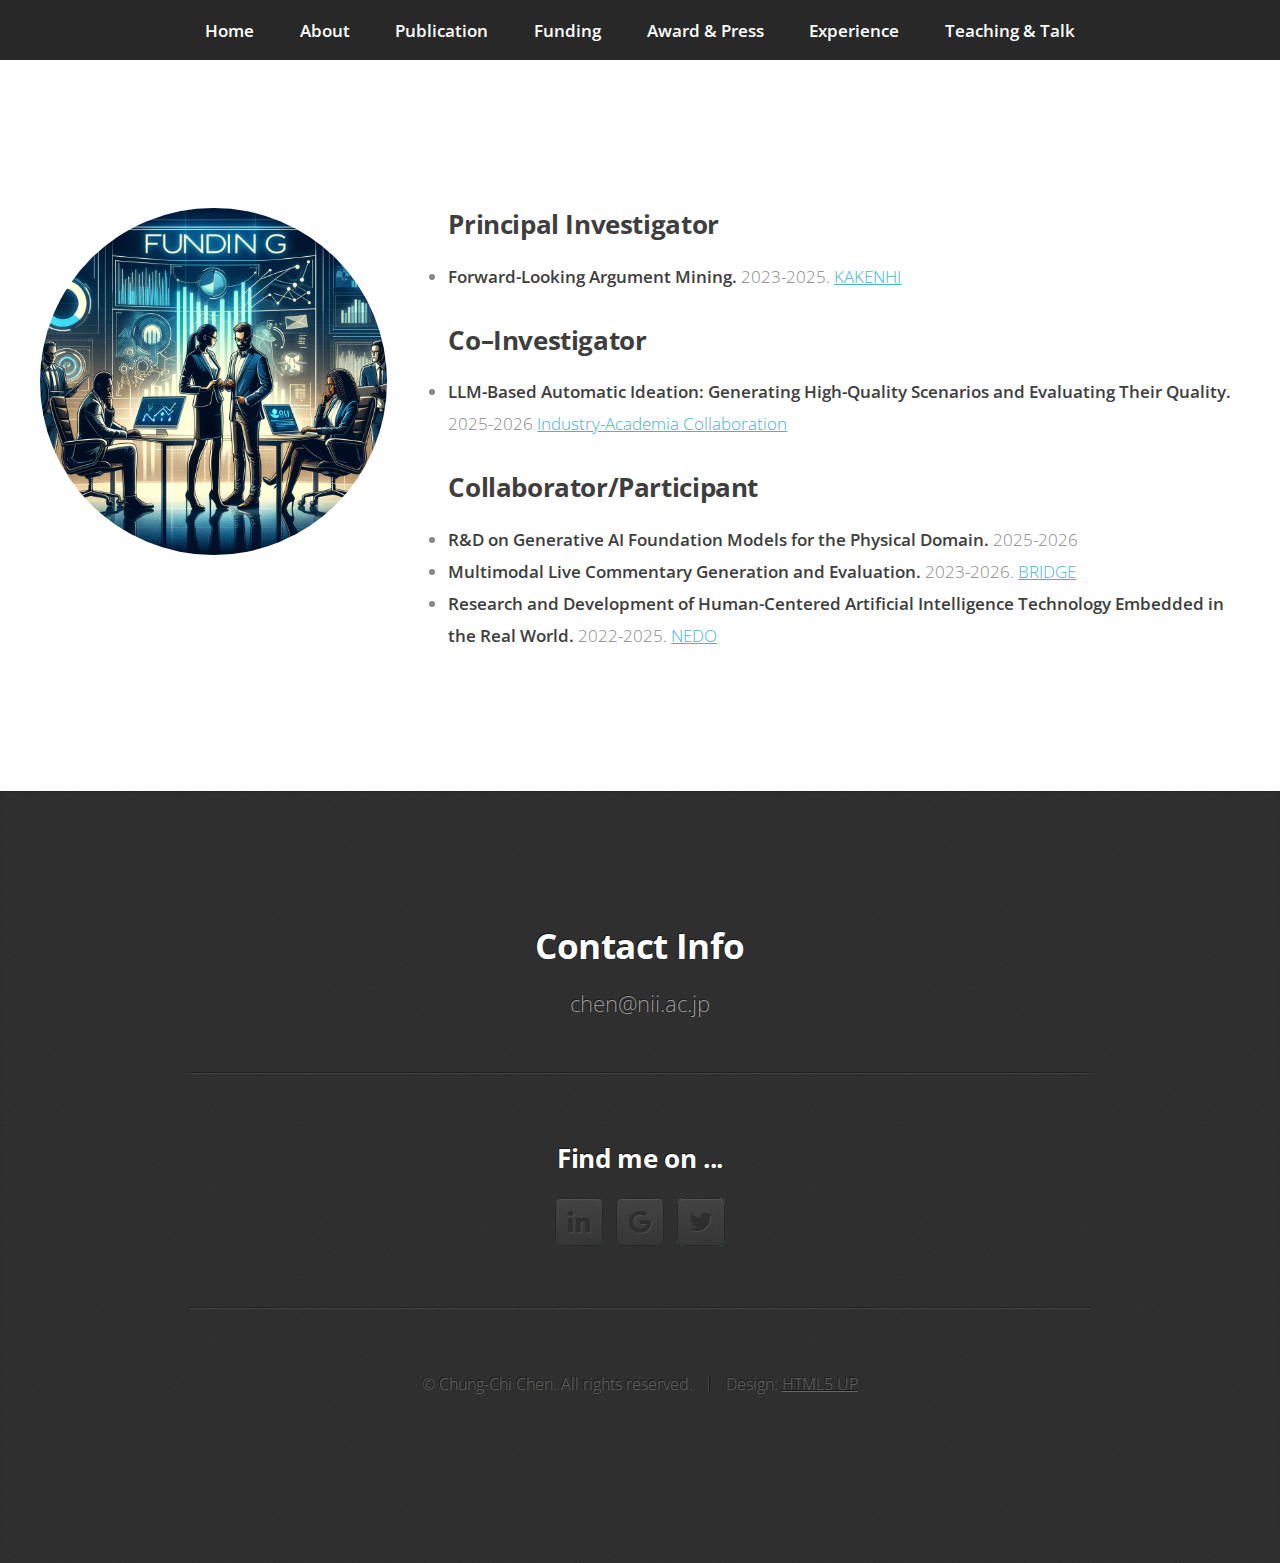
<file: funding.html>
<!DOCTYPE HTML>
<!--
	Miniport by HTML5 UP
	html5up.net | @ajlkn
	Free for personal and commercial use under the CCA 3.0 license (html5up.net/license)
-->
<html>
	<head>
		<title>Chung-Chi Chen</title>
		<meta charset="utf-8" />
		<meta name="viewport" content="width=device-width, initial-scale=1" />
		<!--[if lte IE 8]><script src="assets/js/ie/html5shiv.js"></script><![endif]-->
		<link rel="stylesheet" href="assets/css/main.css" />
		<!--[if lte IE 8]><link rel="stylesheet" href="assets/css/ie8.css" /><![endif]-->
		<!--[if lte IE 9]><link rel="stylesheet" href="assets/css/ie9.css" /><![endif]-->
	</head>
	<body>

		<!-- Nav -->
			<nav id="nav">
				<ul class="container">
					<li><a href="index.html">Home</a></li>
					<li><a href="about.html">About</a></li>
					<li><a href="publication.html">Publication</a></li>
        				<li><a href="funding.html">Funding</a></li>
					<li><a href="award.html">Award & Press</a></li>
					<li><a href="experience.html">Experience</a></li>
					<li><a href="teaching.html">Teaching & Talk</a></li>
				</ul>
			</nav>

		<!-- Home -->
			<div class="wrapper style1 first">
				<article class="container" id="top">
					<div class="row">
						<div class="4u 12u(mobile)">
                            <span class="image fit"><img src="images/grant.png" alt="" /></span>
                            <!--<span class="icon featured fa-trophy fa-3x" style="color:#FFEE99"></span> -->
						</div>
						<div class="8u 12u(mobile)">
						<h3>Principal Investigator</h3>
						<li>	<strong>Forward-Looking Argument Mining.</strong> 2023-2025. <a href="https://kaken.nii.ac.jp/grant/KAKENHI-PROJECT-23K16956/"> KAKENHI </a></li>
												
						<br>
						
						<h3>Co–Investigator</h3>
						<li>	<strong>LLM-Based Automatic Ideation: Generating High-Quality Scenarios and Evaluating Their Quality.</strong> 2025-2026 <a href="https://www.nikkei.com/article/DGXZQOUC035ZU0T00C25A3000000/"> Industry-Academia Collaboration </a></li>

						<br>
						
						<h3>Collaborator/Participant</h3>
						<li><strong>R&D on Generative AI Foundation Models for the Physical Domain.</strong> 2025-2026 <a href=""> </a> </li>
						<li><strong>Multimodal Live Commentary Generation and Evaluation.</strong> 2023-2026. <a href="https://www8.cao.go.jp/cstp/bridge/keikaku/r5-23_bridge_r7.pdf"> BRIDGE </a> </li>
						<li><strong>Research and Development of Human-Centered Artificial Intelligence Technology Embedded in the Real World.</strong> 2022-2025. <a href="https://www.nedo.go.jp/activities/ZZJP_100176.html"> NEDO </a> </li>
						
                        </div>
					</div>
				</article>
			</div>


		<!-- Contact -->
			<div class="wrapper style4">
				<article id="contact" class="container 75%">
					<header>
						<h2>Contact Info</h2>
						<p>chen@nii.ac.jp</p>
					</header>
                    <div class="12u">
                            <hr />
                            <h3>Find me on ...</h3>
                            <ul class="social">
                                
								<li><a href="https://www.linkedin.com/in/chung-chi-chen-a6b8a6138/" class="icon fa-linkedin"><span class="label">LinkedIn</span></a></li>
                                	<li><a href="https://scholar.google.com.tw/citations?user=sJwWSg8AAAAJ&hl=zh-TW" class="icon fa-google"><span class="label">GoogleScholar</span></a></li>
                                	<li><a href="https://twitter.com/nlpfin" class="icon fa-twitter"><span class="label">Twitter</span></a></li>
							   <!-- 
                                <li><a href="#" class="icon fa-twitter"><span class="label">Twitter</span></a></li>
                                <li><a href="#" class="icon fa-dribbble"><span class="label">Dribbble</span></a></li>
                                <li><a href="#" class="icon fa-linkedin"><span class="label">LinkedIn</span></a></li>
                                <li><a href="#" class="icon fa-tumblr"><span class="label">Tumblr</span></a></li>
                                <li><a href="#" class="icon fa-google-plus"><span class="label">Google+</span></a></li>
                                <li><a href="#" class="icon fa-github"><span class="label">Github</span></a></li>
								<li><a href="" class="icon fa-facebook"><span class="label">Facebook</span></a></li>
                                <li><a href="#" class="icon fa-rss"><span>RSS</span></a></li>
                                <li><a href="#" class="icon fa-instagram"><span>Instagram</span></a></li>
                                <li><a href="#" class="icon fa-foursquare"><span>Foursquare</span></a></li>
                                <li><a href="#" class="icon fa-skype"><span>Skype</span></a></li>
                                <li><a href="#" class="icon fa-soundcloud"><span>Soundcloud</span></a></li>
                                <li><a href="#" class="icon fa-youtube"><span>YouTube</span></a></li>
                                <li><a href="#" class="icon fa-blogger"><span>Blogger</span></a></li>
                                <li><a href="#" class="icon fa-flickr"><span>Flickr</span></a></li>
                                <li><a href="#" class="icon fa-vimeo"><span>Vimeo</span></a></li>
                                -->
                            </ul>
                            <hr />
				    </div>

					<footer>
						<ul id="copyright">
							<li>&copy; Chung-Chi Chen. All rights reserved.</li><li>Design: <a href="http://html5up.net">HTML5 UP</a></li>
						</ul>
					</footer>
				</article>
			</div>

		<!-- Scripts -->
			<script src="assets/js/jquery.min.js"></script>
			<script src="assets/js/jquery.scrolly.min.js"></script>
			<script src="assets/js/skel.min.js"></script>
			<script src="assets/js/skel-viewport.min.js"></script>
			<script src="assets/js/util.js"></script>
			<!--[if lte IE 8]><script src="assets/js/ie/respond.min.js"></script><![endif]-->
			<script src="assets/js/main.js"></script>

	</body>
</html>
</file>
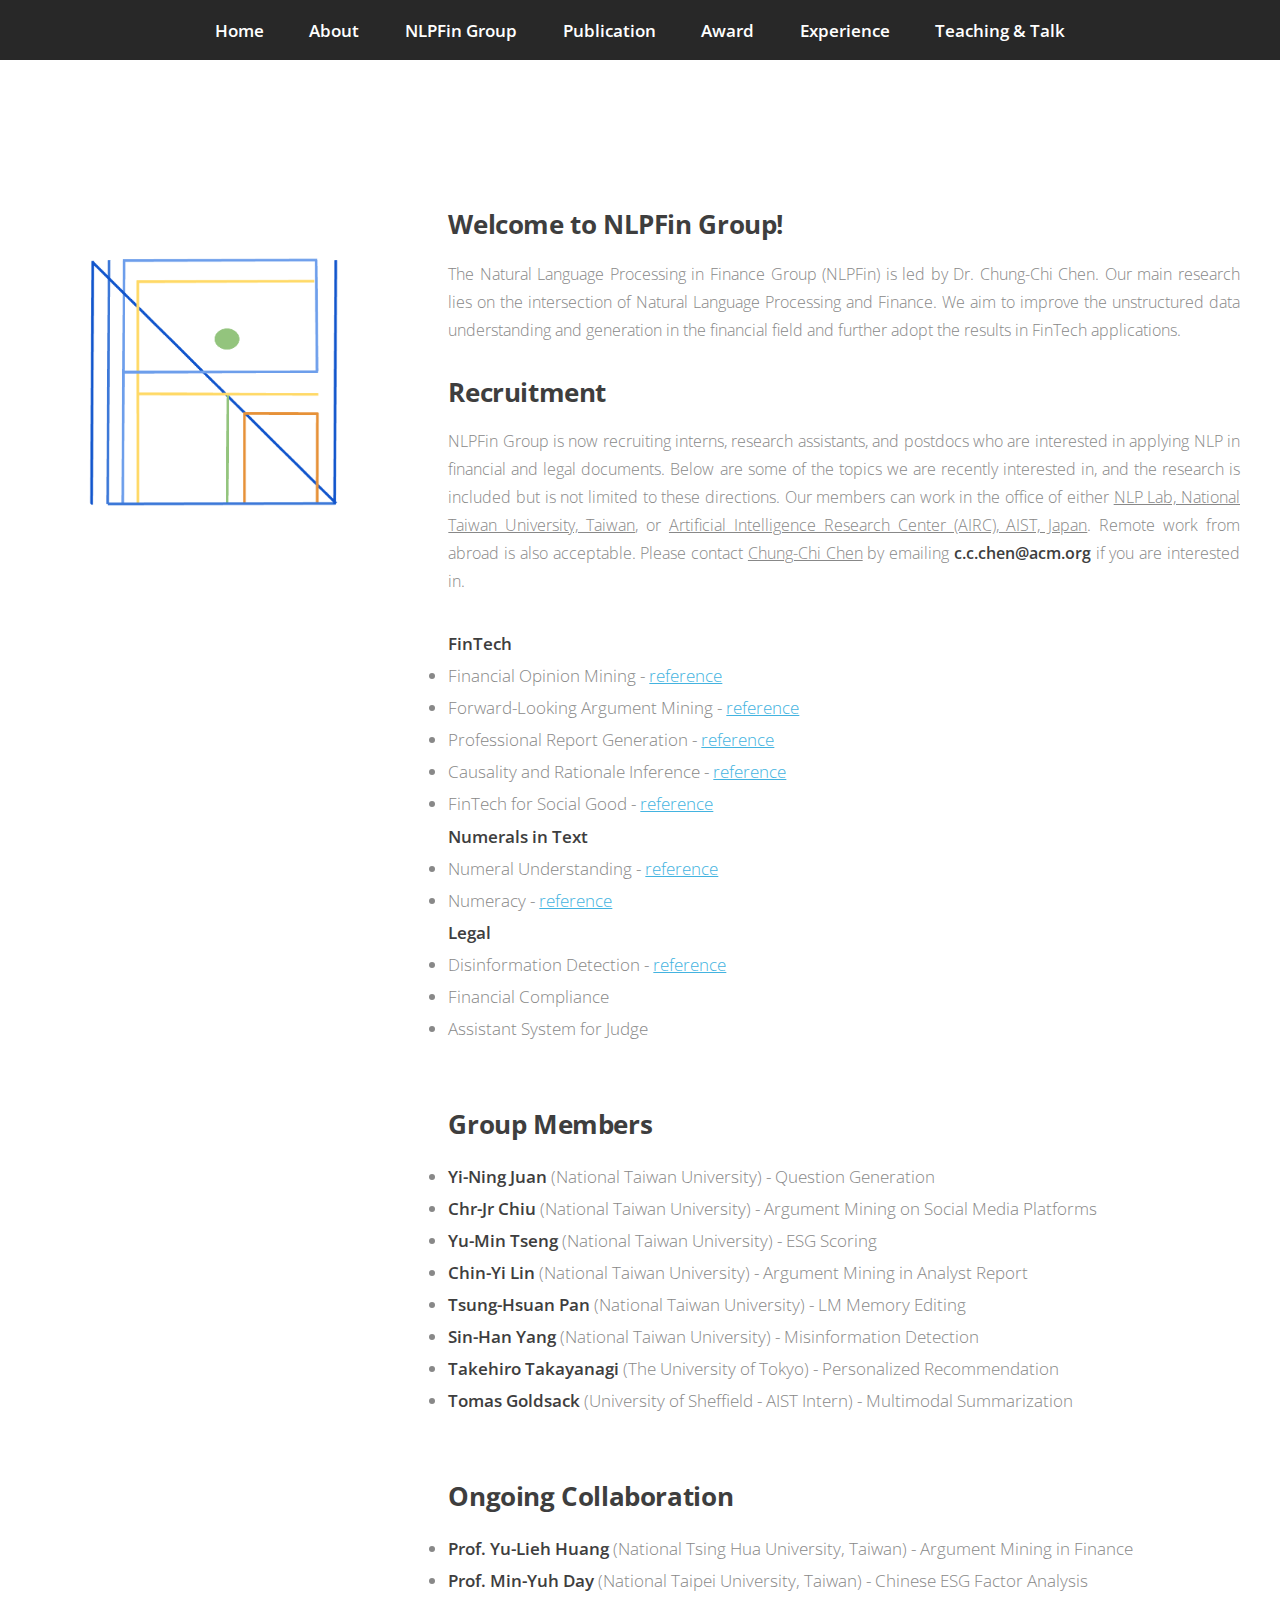
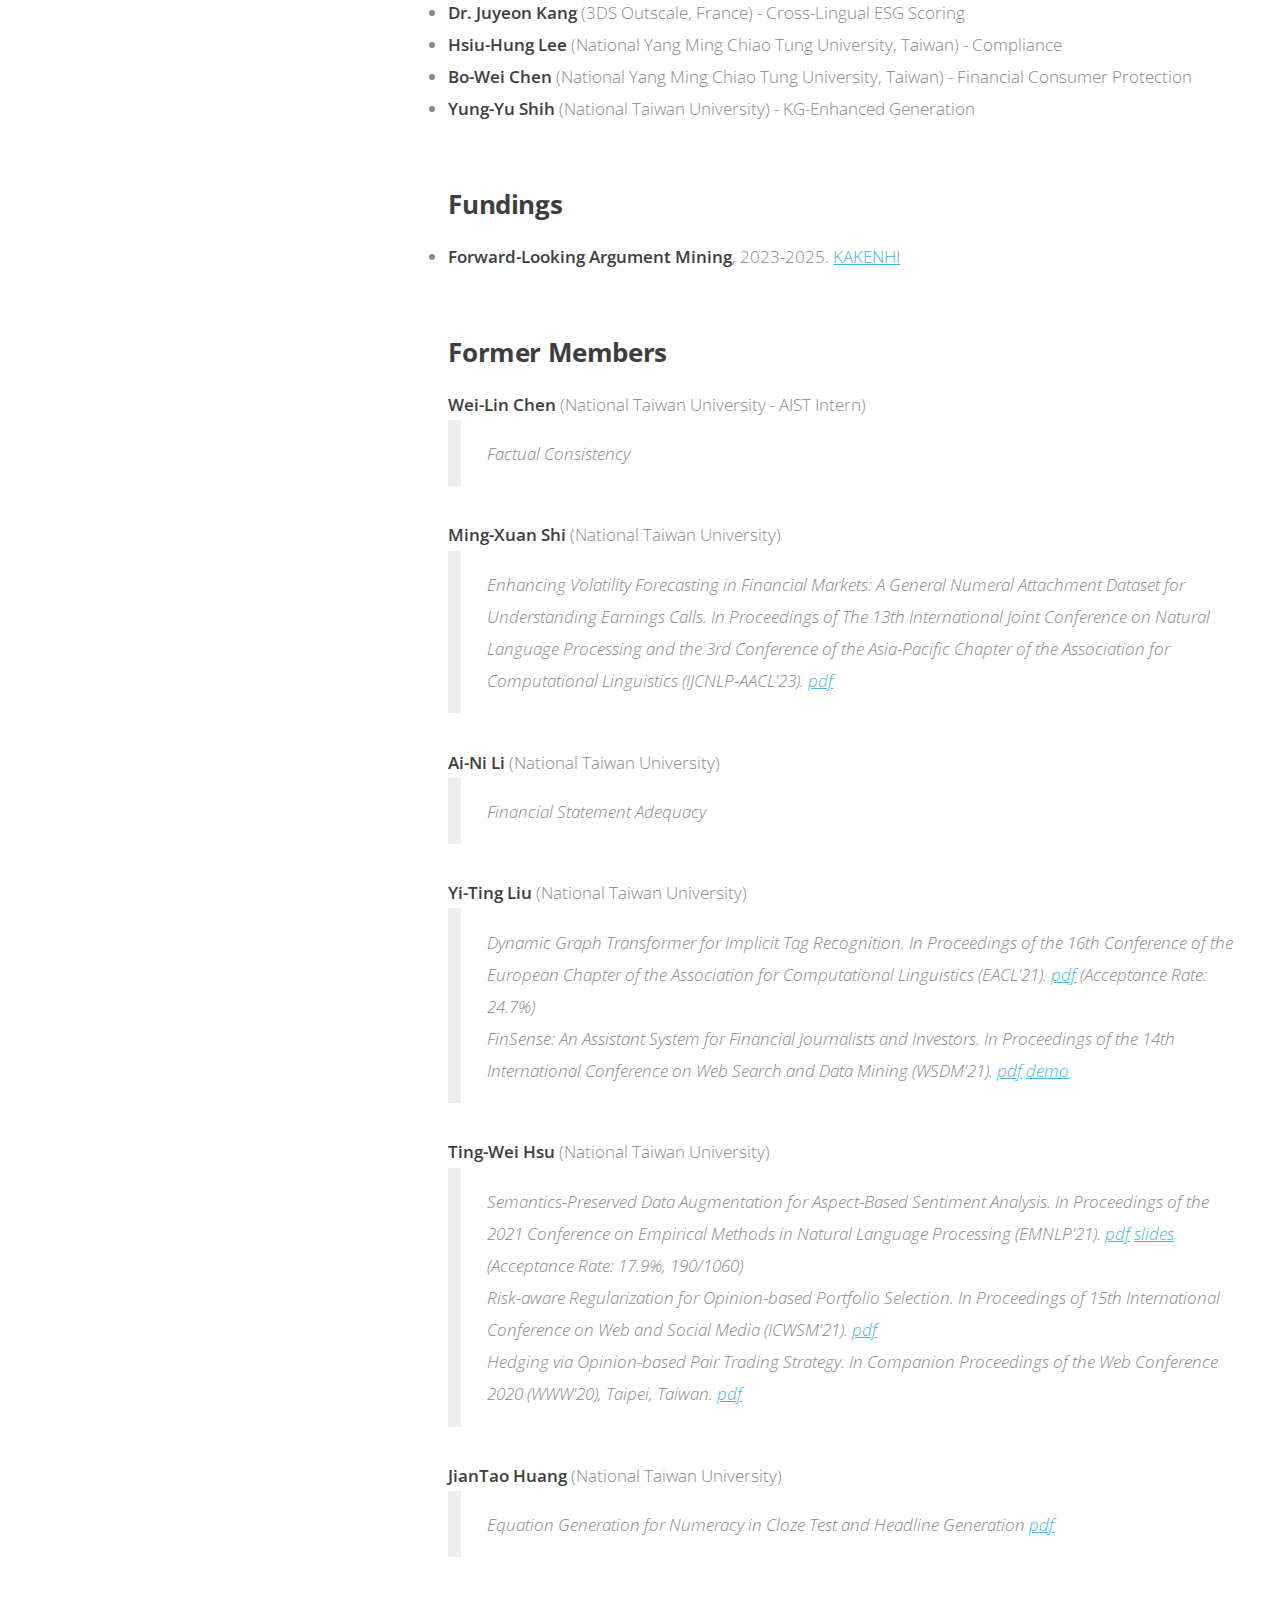
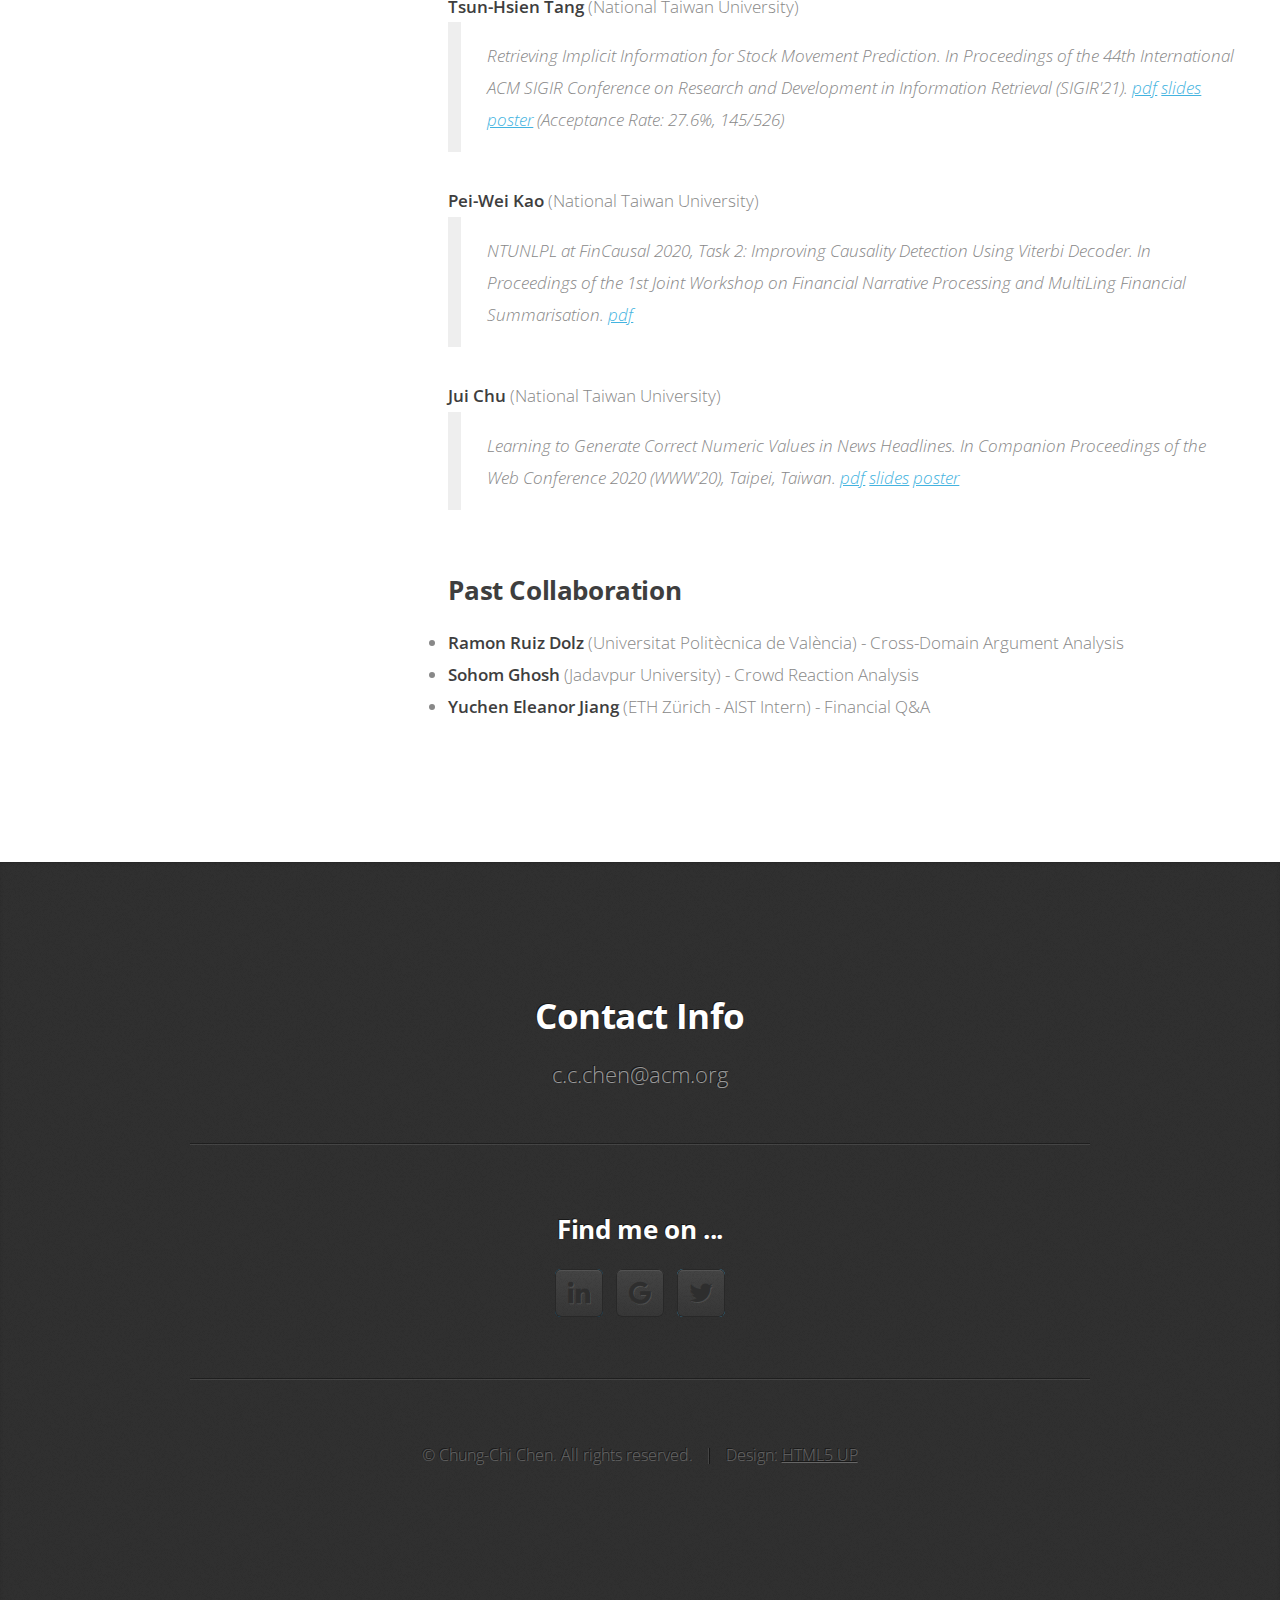
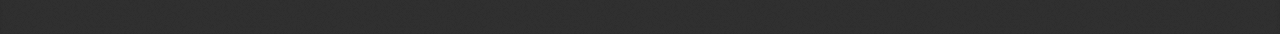
<file: NLPFin.html>
<!DOCTYPE HTML>
<!--
	Miniport by HTML5 UP
	html5up.net | @ajlkn
	Free for personal and commercial use under the CCA 3.0 license (html5up.net/license)
-->
<html>
	<head>
		<title>NLPFin Group</title>
		<meta charset="utf-8" />
		<meta name="viewport" content="width=device-width, initial-scale=1" />
		<!--[if lte IE 8]><script src="assets/js/ie/html5shiv.js"></script><![endif]-->
		<link rel="stylesheet" href="assets/css/main.css" />
		<!--[if lte IE 8]><link rel="stylesheet" href="assets/css/ie8.css" /><![endif]-->
		<!--[if lte IE 9]><link rel="stylesheet" href="assets/css/ie9.css" /><![endif]-->
	</head>
	<body>

		<!-- Nav -->
			<nav id="nav">
				<ul class="container">
					<li><a href="index.html">Home</a></li>
					<li><a href="about.html">About</a></li>
					<li><a href="NLPFin.html">NLPFin Group</a></li>
					<li><a href="publication.html">Publication</a></li>
					<li><a href="award.html">Award</a></li>
					<li><a href="experience.html">Experience</a></li>
					<li><a href="teaching.html">Teaching & Talk</a></li>
				</ul>
			</nav>

		<!-- Home -->
			<div class="wrapper style1 first">
				<article class="container" id="top">
					<div class="row">
						<div class="4u 12u(mobile)">
                            <span class="image fit"><img src="images/NLPFin_Logo.png" alt="" /></span>
                            <!--<span class="icon featured fa-pencil-square-o fa-3x" style="color:#99BBFF"></span>-->
						</div>
						
						<div class="8u 12u(mobile)">
						<h3>Welcome to NLPFin Group!</h3>
						<p style="text-align:justify;font-size:16px;">
                        The Natural Language Processing in Finance Group (NLPFin) is led by Dr. Chung-Chi Chen. Our main research lies on the intersection of Natural Language Processing and Finance. We aim to improve the unstructured data understanding and generation in the financial field and further adopt the results in FinTech applications.
                        </p> 
                        
							
						<h3>Recruitment</h3>
						<p style="text-align:justify;font-size:16px;">
						NLPFin Group is now recruiting interns, research assistants, and postdocs who are interested in applying NLP in financial and legal documents. Below are some of the topics we are recently interested in, and the research is included but is not limited to these directions.
                        Our members can work in the office of either <a href="http://nlg.csie.ntu.edu.tw/">NLP Lab, National Taiwan University, Taiwan</a>, or <a href="https://www.airc.aist.go.jp/en/"> Artificial Intelligence Research Center (AIRC), AIST, Japan</a>. Remote work from abroad is also acceptable. Please contact <a href="http://cjchen.nlpfin.com/">Chung-Chi Chen</a> by emailing <strong>c.c.chen@acm.org</strong> if you are interested in. 
                        </p>
                        <strong>FinTech</strong>
						<li> Financial Opinion Mining - <a href="https://link.springer.com/book/10.1007/978-981-16-2881-8">reference</a></li>
						<li> Forward-Looking Argument Mining - <a href="https://link.springer.com/chapter/10.1007/978-981-16-2881-8_2">reference</a></li>
						<li> Professional Report Generation - <a href="http://nlg.csie.ntu.edu.tw/~cjchen/papers/WWW_2022.pdf">reference</a></li>
						<li> Causality and Rationale Inference - <a href="http://nlg.csie.ntu.edu.tw/~cjchen/papers/WWW_2021.pdf">reference</a></li>
						<li> FinTech for Social Good - <a href= "https://arxiv.org/pdf/2211.06431.pdf">reference</a></li>
						
					    <strong>Numerals in Text</strong>
						<li> Numeral Understanding - <a href="https://link.springer.com/chapter/10.1007/978-981-16-2881-8_5">reference</a></li>
						<li> Numeracy - <a href="https://aclanthology.org/P19-1635/">reference</a></li>
						
						<strong>Legal</strong>
						<li> Disinformation Detection - <a href="http://nlg.csie.ntu.edu.tw/~cjchen/papers/ASONAM2021.pdf">reference</a></li>
						<li> Financial Compliance </li>
						<li> Assistant System for Judge </li>


                        <br>
                        <br>
                        <h3>Group Members</h3>

                        <li> <strong>Yi-Ning Juan</strong> (National Taiwan University) - Question Generation</li>

                        <li><strong>Chr-Jr Chiu</strong> (National Taiwan University) - Argument Mining on Social Media Platforms </li>
                        
                        <li><strong>Yu-Min Tseng</strong> (National Taiwan University) - ESG Scoring</li>
                        
                        <li><strong>Chin-Yi Lin</strong> (National Taiwan University) - Argument Mining in Analyst Report </li>
                                                
                        <li><strong>Tsung-Hsuan Pan</strong> (National Taiwan University) - LM Memory Editing</li>

                        <li><strong>Sin-Han Yang</strong> (National Taiwan University) - Misinformation Detection </li>
                                     
                        <li><strong>Takehiro Takayanagi</strong> (The University of Tokyo) - Personalized Recommendation </li>
                        
                        <li><strong>Tomas Goldsack</strong> (University of Sheffield - AIST Intern) - Multimodal Summarization </li>

                                     
                                               
                        <br>
                        <br>
                        <h3>Ongoing Collaboration</h3>
                        
                        <li><strong>Prof. Yu-Lieh Huang</strong> (National Tsing Hua University, Taiwan) - Argument Mining in Finance </li>
                        
                        <li><strong>Prof. Min-Yuh Day</strong> (National Taipei University, Taiwan) - Chinese ESG Factor Analysis </li>
                        
                        <li><strong>Dr. Juyeon Kang</strong> (3DS Outscale, France) - Cross-Lingual ESG Scoring </li>
                                                                        
                        <li><strong>Hsiu-Hung Lee</strong> (National Yang Ming Chiao Tung University, Taiwan) - Compliance </li>
                        
                        <li><strong>Bo-Wei Chen</strong> (National Yang Ming Chiao Tung University, Taiwan) - Financial Consumer Protection </li>
                        
                        <li><strong>Yung-Yu Shih</strong> (National Taiwan University) - KG-Enhanced Generation </li>

                        
                        <br>
                        <br>
                        <h3>Fundings</h3>
                        <li><strong>Forward-Looking Argument Mining</strong>, 2023-2025. <a href="https://kaken.nii.ac.jp/grant/KAKENHI-PROJECT-23K16956/"> KAKENHI </a> </li>
                        
                        <br>
                        <br>
                        <h3>Former Members</h3>
                        <!--
                         <strong>Sin-Han Yang</strong> (National Taiwan University)
                         <br>
                         <blockquote>
    						 Entity-Aware Dual Co-Attention Network for Fake News Detection. In <i>Findings of the Association for Computational Linguistics: EACL 2023</i>. <a href="">pdf</a> 
                         </blockquote>
                         <br>
                        -->
                        <strong>Wei-Lin Chen</strong> (National Taiwan University - AIST Intern)
                        <br>
                        <blockquote>
                        Factual Consistency
                        </blockquote>
                        <br>
                        
                        
                        
                        <strong>Ming-Xuan Shi</strong> (National Taiwan University)
                        <br>
                        <blockquote>
                       	Enhancing Volatility Forecasting in Financial Markets: A General Numeral Attachment Dataset for Understanding Earnings Calls. In <i>Proceedings of The 13th International Joint Conference on Natural Language Processing and the 3rd Conference of the Asia-Pacific Chapter of the Association for Computational Linguistics</i> (IJCNLP-AACL'23). <a href="">pdf</a> </li>
                       </blockquote>
                        <br>
                       
                        
                        
                        <strong>Ai-Ni Li</strong> (National Taiwan University)
                        <br>
                        <blockquote>
                       Financial Statement Adequacy                         
                       </blockquote>
                        <br>
                       

                        <strong>Yi-Ting Liu</strong> (National Taiwan University)
                        <br>
                        <blockquote>
                        Dynamic Graph Transformer for Implicit Tag Recognition. In <i>Proceedings of the 16th Conference of the European Chapter of the Association for Computational Linguistics</i> (EACL'21). <a href="papers/Implicit_Tag_Recognition_EACL_2021.pdf">pdf</a> (Acceptance Rate: 24.7%)
                        <br>
                        FinSense: An Assistant System for Financial Journalists and Investors. In <i>Proceedings of the 14th International Conference on Web Search and Data Mining</i> (WSDM'21). <a href="papers/FinSense_WSDM_Demo_2021.pdf">pdf</a> <a href="http://nlg6.csie.ntu.edu.tw/FinSense">demo</a>
                        </blockquote>
                        <br>

                        <strong>Ting-Wei Hsu</strong> (National Taiwan University)
                        <br>
                        <blockquote>
                        Semantics-Preserved Data Augmentation for Aspect-Based Sentiment Analysis. In <i>Proceedings of the 2021 Conference on Empirical Methods in Natural Language Processing</i> (EMNLP'21). <a href="papers/EMNLP2021.pdf">pdf</a> <a href="slides/EMNLP-2021_Slides.pdf">slides</a> (Acceptance Rate: 17.9%, 190/1060)
						<br>
                        Risk-aware Regularization for Opinion-based Portfolio Selection. In <i>Proceedings of 15th International Conference on Web and Social Media</i> (ICWSM'21). <a href="papers/Opinion_based_Portfolio_Selection___ICWSM_2021_____.pdf">pdf</a>
                        <br>
                        Hedging via Opinion-based Pair Trading Strategy. In <i>Companion Proceedings of the Web Conference 2020</i> (WWW'20), Taipei, Taiwan. <a href="https://doi.org/10.1145/3366424.3382701">pdf</a>
                        </blockquote>
                        <br>
                        
                        <strong>JianTao Huang</strong> (National Taiwan University)
                        <br>
                        <blockquote>
                        Equation Generation for Numeracy in Cloze Test and Headline Generation <a href="https://ndltd.ncl.edu.tw/cgi-bin/gs32/gsweb.cgi/login?o=dnclcdr&s=id=%22109NTU05392140%22.&searchmode=basic">pdf</a>
                        </blockquote>
                        <br>
                        
                        <strong>Tsun-Hsien Tang</strong> (National Taiwan University)
                        <br>
                        <blockquote>
                        Retrieving Implicit Information for Stock Movement Prediction. In <i>Proceedings of the 44th International ACM SIGIR Conference on Research and Development in Information Retrieval</i> (SIGIR'21). <a href="papers/Retrieving_Implicit_Information_for_Stock_Movement_Prediction___SIGIR_2021.pdf">pdf</a> <a href="slides/SIGIR2021_Slides.pdf">slides</a> <a href="posters/SIGIR2021_Poster.pdf">poster</a> (Acceptance Rate: 27.6%, 145/526)
                        </blockquote>
                        <br>
                        
                        
                        <strong>Pei-Wei Kao</strong> (National Taiwan University)
                        <br>
                        <blockquote>
                        NTUNLPL at FinCausal 2020, Task 2: Improving Causality Detection Using Viterbi Decoder. In <i>Proceedings of the 1st Joint Workshop on Financial Narrative Processing and MultiLing Financial Summarisation</i>. <a href="https://www.aclweb.org/anthology/2020.fnp-1.11.pdf">pdf</a>
                        </blockquote>
                        <br>
                        
						<strong>Jui Chu</strong> (National Taiwan University)
						<br>
                        <blockquote>
						Learning to Generate Correct Numeric Values in News Headlines. In <i>Companion Proceedings of the Web Conference 2020</i> (WWW'20), Taipei, Taiwan. <a href="papers/HeadlineGeneration.pdf">pdf</a> <a href="slides/Headline_Generation.pdf">slides</a> <a href="posters/Generate_Headlines.pdf">poster</a>
						</blockquote>
                        <br>
                        <br>
                        
                        <h3>Past Collaboration</h3>
                        <li> <strong>Ramon Ruiz Dolz</strong> (Universitat Politècnica de València) -  Cross-Domain Argument Analysis</li>
                        <li> <strong>Sohom Ghosh</strong> (Jadavpur University) -  Crowd Reaction Analysis</li>
                        <li> <strong>Yuchen Eleanor Jiang</strong> (ETH Zürich - AIST Intern) -  Financial Q&A</li>
                        
							
						</div>
					</div>
				</article>
			</div>


		<!-- Contact -->
			<div class="wrapper style4">
				<article id="contact" class="container 75%">
					<header>
						<h2>Contact Info</h2>
						<p>c.c.chen@acm.org</p>
					</header>
                    <div class="12u">
                            <hr />
                            <h3>Find me on ...</h3>
                            <ul class="social">
                     
								<li><a href="https://www.linkedin.com/in/chung-chi-chen-a6b8a6138/" class="icon fa-linkedin"><span class="label">LinkedIn</span></a></li>
                                	<li><a href="https://scholar.google.com.tw/citations?user=sJwWSg8AAAAJ&hl=zh-TW" class="icon fa-google"><span class="label">GoogleScholar</span></a></li>
                                	<li><a href="https://twitter.com/nlpfin" class="icon fa-twitter"><span class="label">Twitter</span></a></li>
							   <!-- 
                                <li><a href="#" class="icon fa-google-plus"><span class="label">Twitter</span></a></li>
                               <li><a href="" class="icon fa-facebook"><span class="label">Facebook</span></a></li>
							    <li><a href="#" class="icon fa-dribbble"><span class="label">Dribbble</span></a></li>
                                <li><a href="#" class="icon fa-linkedin"><span class="label">LinkedIn</span></a></li>
                                <li><a href="#" class="icon fa-tumblr"><span class="label">Tumblr</span></a></li>
                                <li><a href="#" class="icon fa-google-plus"><span class="label">Google+</span></a></li>
                                <li><a href="#" class="icon fa-github"><span class="label">Github</span></a></li>

                                <li><a href="#" class="icon fa-rss"><span>RSS</span></a></li>
                                <li><a href="#" class="icon fa-instagram"><span>Instagram</span></a></li>
                                <li><a href="#" class="icon fa-foursquare"><span>Foursquare</span></a></li>
                                <li><a href="#" class="icon fa-skype"><span>Skype</span></a></li>
                                <li><a href="#" class="icon fa-soundcloud"><span>Soundcloud</span></a></li>
                                <li><a href="#" class="icon fa-youtube"><span>YouTube</span></a></li>
                                <li><a href="#" class="icon fa-blogger"><span>Blogger</span></a></li>
                                <li><a href="#" class="icon fa-flickr"><span>Flickr</span></a></li>
                                <li><a href="#" class="icon fa-vimeo"><span>Vimeo</span></a></li>
                                -->
                            </ul>
                            <hr />
				    </div>

					<footer>
						<ul id="copyright">
							<li>&copy; Chung-Chi Chen. All rights reserved.</li><li>Design: <a href="http://html5up.net">HTML5 UP</a></li>
						</ul>
					</footer>
				</article>
			</div>

		<!-- Scripts -->
			<script src="assets/js/jquery.min.js"></script>
			<script src="assets/js/jquery.scrolly.min.js"></script>
			<script src="assets/js/skel.min.js"></script>
			<script src="assets/js/skel-viewport.min.js"></script>
			<script src="assets/js/util.js"></script>
			<!--[if lte IE 8]><script src="assets/js/ie/respond.min.js"></script><![endif]-->
			<script src="assets/js/main.js"></script>

	</body>
</html>
</file>
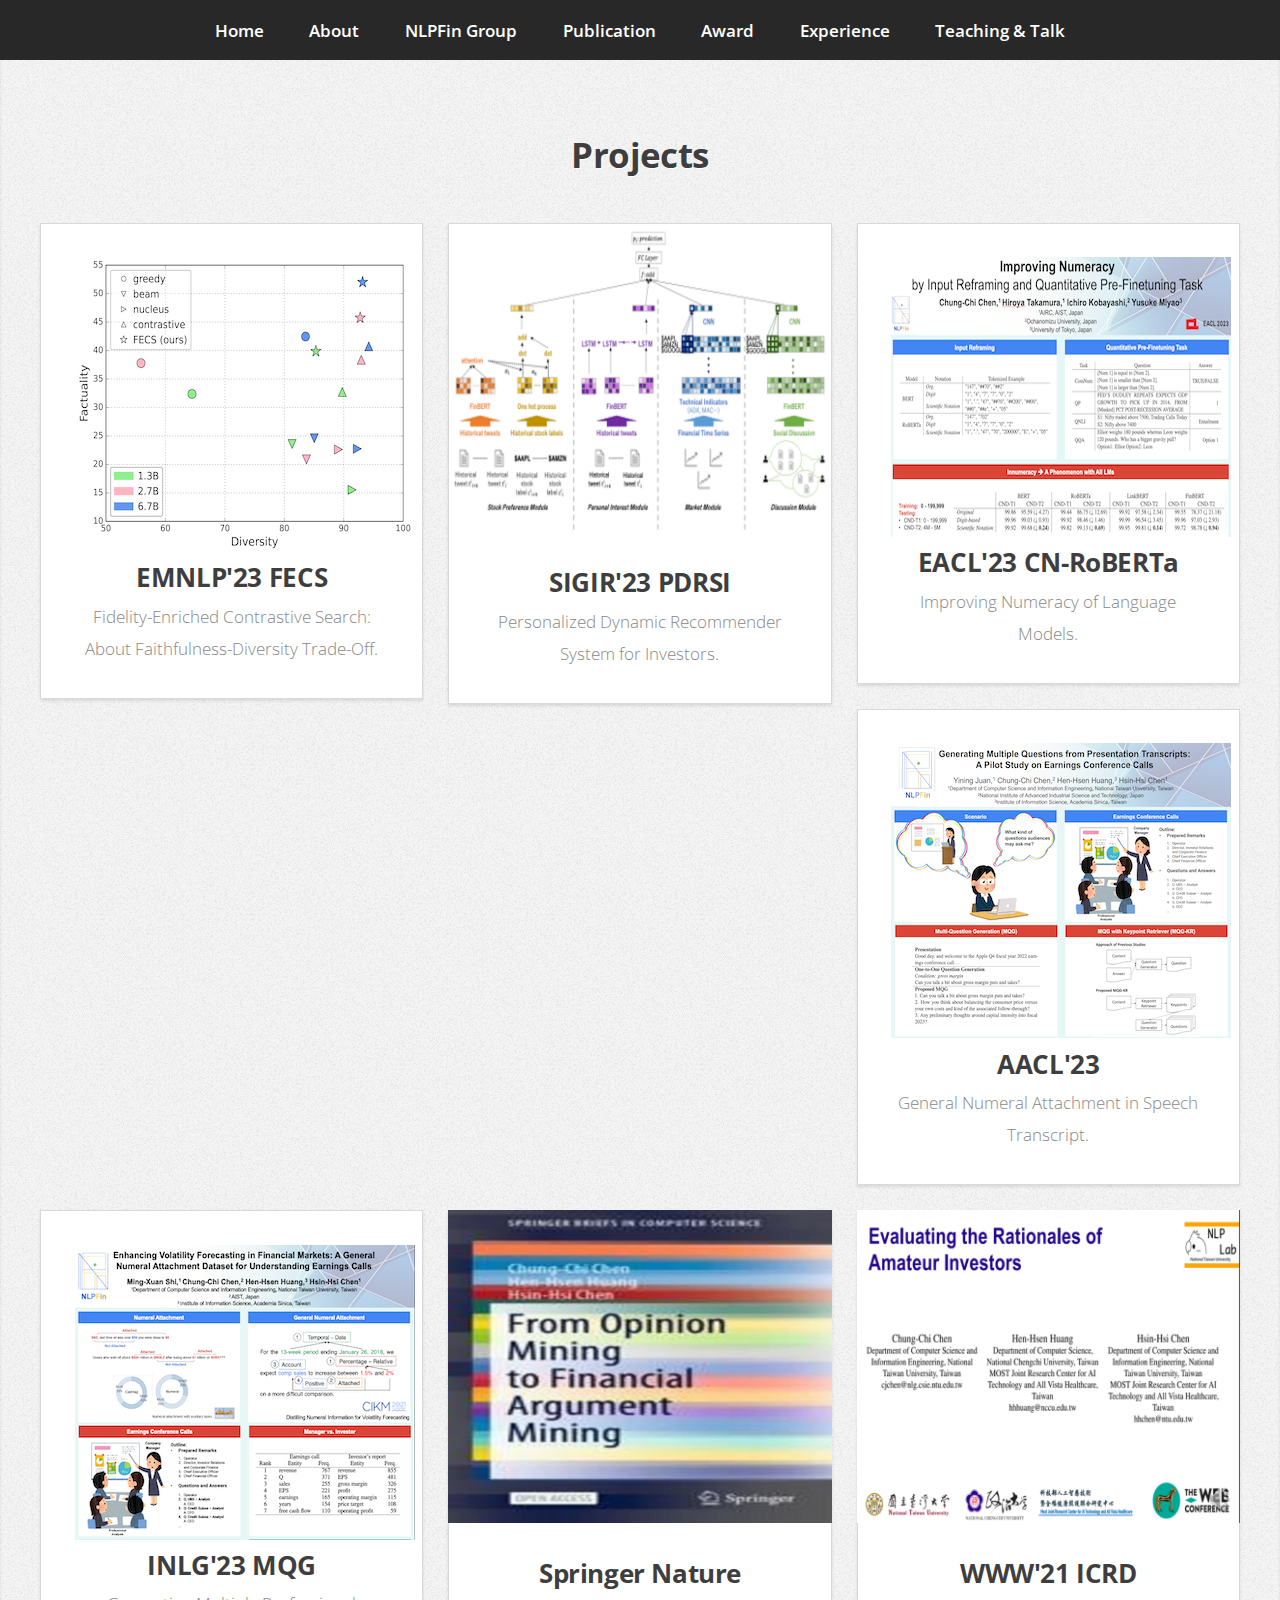
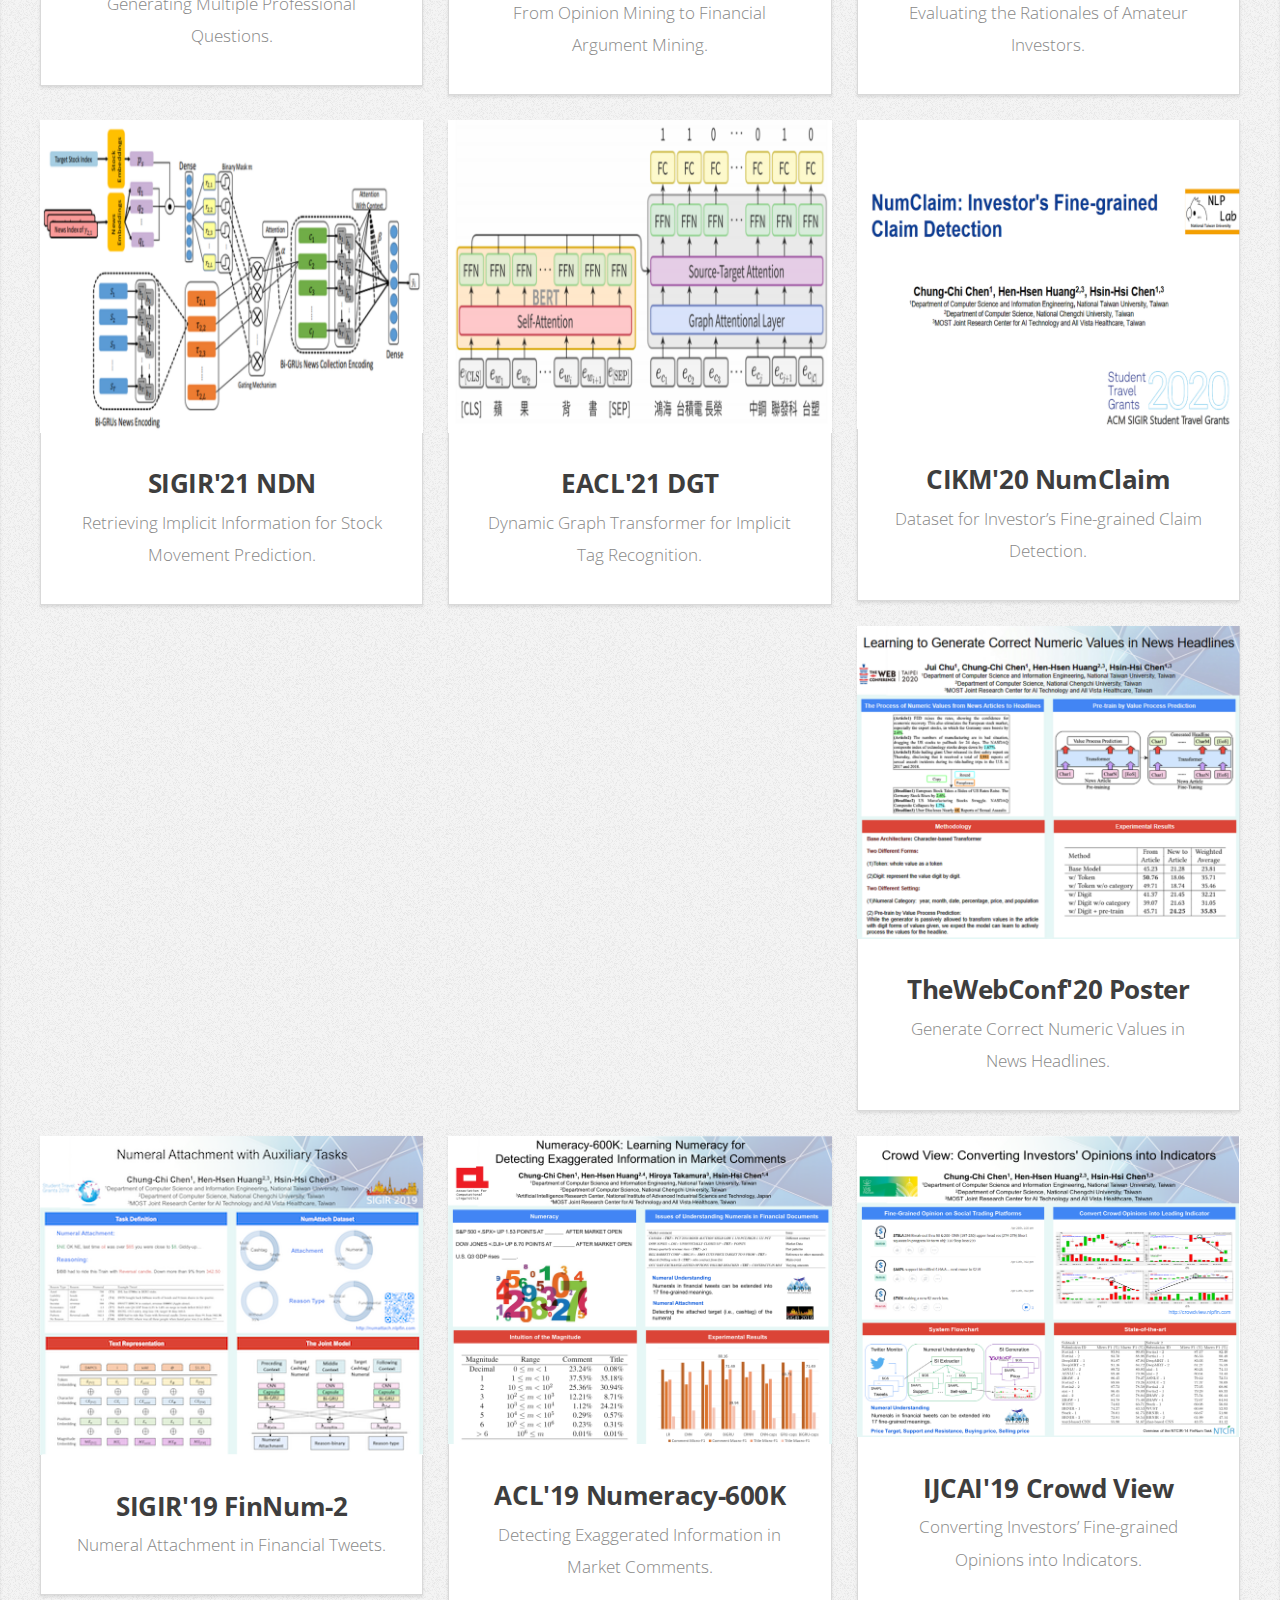
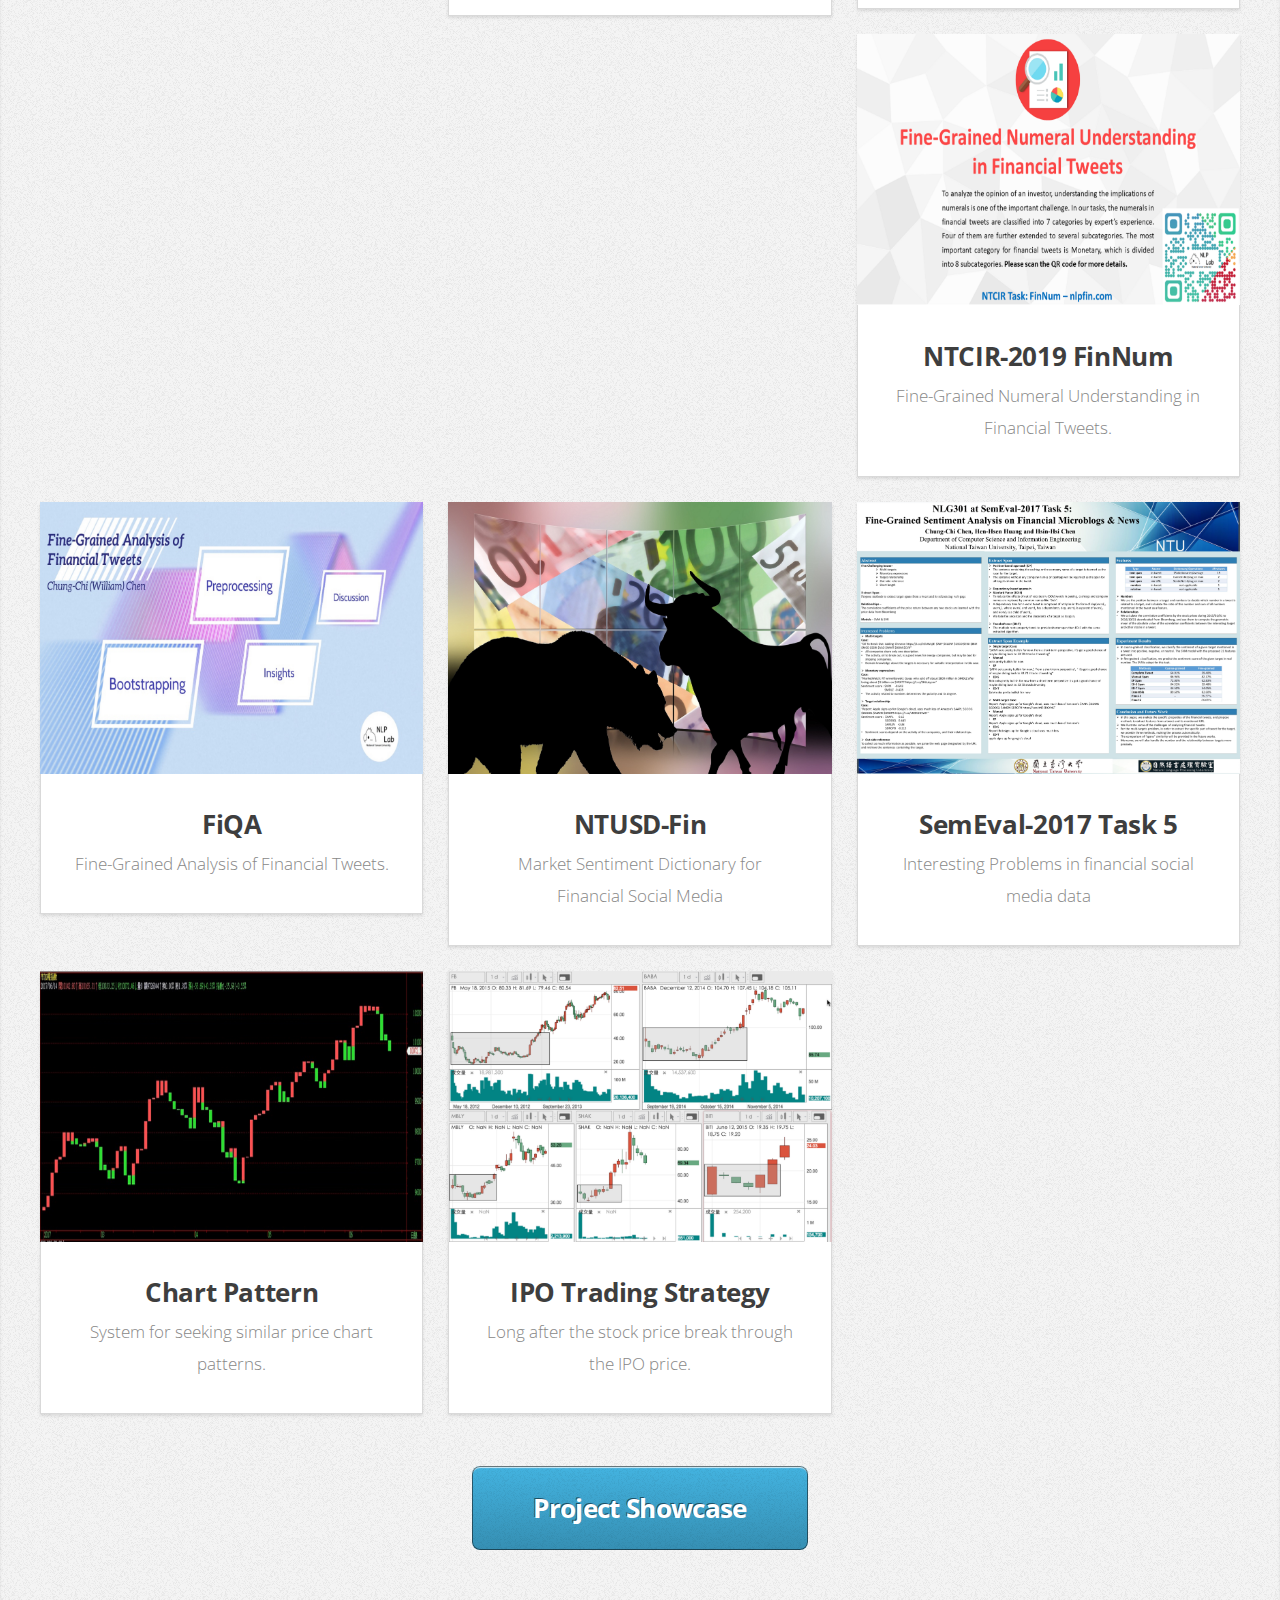
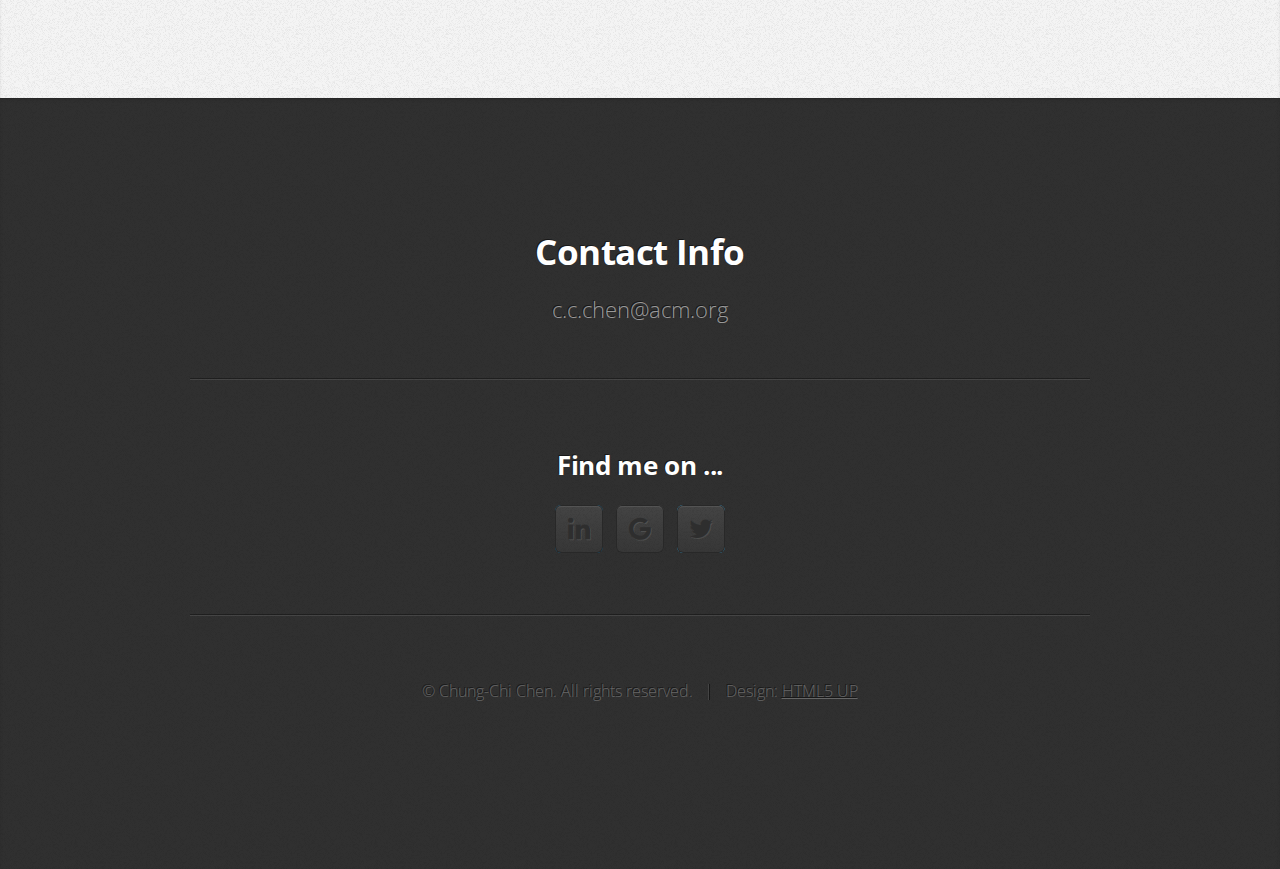
<file: projects.html>
<!DOCTYPE HTML>
<!--
	Miniport by HTML5 UP
	html5up.net | @ajlkn
	Free for personal and commercial use under the CCA 3.0 license (html5up.net/license)
-->
<html>
	<head>
		<title>Chung-Chi Chen</title>
		<meta charset="utf-8" />
		<meta name="viewport" content="width=device-width, initial-scale=1" />
		<!--[if lte IE 8]><script src="assets/js/ie/html5shiv.js"></script><![endif]-->
		<link rel="stylesheet" href="assets/css/main.css" />
		<!--[if lte IE 8]><link rel="stylesheet" href="assets/css/ie8.css" /><![endif]-->
		<!--[if lte IE 9]><link rel="stylesheet" href="assets/css/ie9.css" /><![endif]-->
	</head>
	<body>

		<!-- Nav -->
			<nav id="nav">
				<ul class="container">
					<li><a href="index.html">Home</a></li>
					<li><a href="about.html">About</a></li>
					<li><a href="NLPFin.html">NLPFin Group</a></li>
					<li><a href="publication.html">Publication</a></li>
					<li><a href="award.html">Award</a></li>
					<li><a href="experience.html">Experience</a></li>
					<li><a href="teaching.html">Teaching & Talk</a></li>
					<!--<li><a href="#contact">CV</a></li>-->
				</ul>
			</nav>

		<!-- Project -->
			<div class="wrapper style3">
				<article id="portfolio">
					<header>
						<h2>Projects</h2>
						<!--<p></p>-->
					</header>
					<div class="container">
					
						<div class="row">
        				
						<div class="row">
        						<div class="4u 12u(mobile)">
    								<article class="box style2">
    									<a href="" class="https://arxiv.org/pdf/2310.14981.pdf"><img src="images/Fidelity-Enriched Contrastive Search.png" alt="" /></a>
    									<h3><a href="https://arxiv.org/pdf/2310.14981.pdf">EMNLP'23 FECS</a></h3>
    									<p>Fidelity-Enriched Contrastive Search: About Faithfulness-Diversity Trade-Off.</p>
    								</article>
    							</div>
						
							<div class="4u 12u(mobile)">
								<article class="box style2">
									<a href="papers/SIGIR23.pdf" class="image featured"><img src="images/sigir23.png" alt="" /></a>
									<h3><a href="papers/SIGIR23.pdf">SIGIR'23 PDRSI</a></h3>
									<p>Personalized Dynamic Recommender System for Investors.</p>
								</article>
							</div>
							
							<div class="4u 12u(mobile)">
    								<article class="box style2">
    									<a href="" class="https://aclanthology.org/2023.findings-eacl.4/"><img src="images/eacl23_numeracy.png" alt="" /></a>
    									<h3><a href="https://aclanthology.org/2023.findings-eacl.4/">EACL'23 CN-RoBERTa</a></h3>
    									<p>Improving Numeracy of Language Models.</p>
    								</article>
    							</div>
							
							
							<div class="4u 12u(mobile)">
								<article class="box style2">
									<a href="" class=""><img src="images/AACL23.png" alt="" /></a>
									<h3><a href="">AACL'23</a></h3>
									<p>General Numeral Attachment in Speech Transcript.</p>
								</article>
							</div>
							
							<div class="4u 12u(mobile)">
								<article class="box style2">
									<a href="" class="https://nlpfin.github.io/papers/MQG-INLG23.pdf"><img src="images/INLG23.png" alt="" /></a>
									<h3><a href="https://nlpfin.github.io/papers/MQG-INLG23.pdf">INLG'23 MQG</a></h3>
									<p>Generating Multiple Professional Questions.</p>
								</article>
							</div>
 							
     						<div class="4u 12u(mobile)">
 								<article class="box style2">
 									<a href="https://www.springer.com/978-981-16-2880-1" class="image featured"><img src="images/Springer2021.jpg" alt="" /></a>
 									<h3><a href="https://link.springer.com/book/10.1007/978-981-16-2881-8">Springer Nature</a></h3>
 									<p>From Opinion Mining to Financial Argument Mining.</p>
 								</article>
 							</div>
							
							
							<div class="4u 12u(mobile)">
								<article class="box style2">
									<a href="slides/WWW-2021_Rationales_of_Amateur_investor.pdf" class="image featured"><img src="images/www21.png" alt="" /></a>
									<h3><a href="papers/WWW_2021.pdf">WWW'21 ICRD</a></h3>
									<p>Evaluating the Rationales of Amateur Investors.</p>
								</article>
							</div>
						
						
							<div class="4u 12u(mobile)">
								<article class="box style2">
									<a href="images/papers/Retrieving_Implicit_Information_for_Stock_Movement_Prediction___SIGIR_2021.pdf" class="image featured"><img src="images/sigir21.png" alt="" /></a>
									<h3><a href="papers/Retrieving_Implicit_Information_for_Stock_Movement_Prediction___SIGIR_2021.pdf">SIGIR'21 NDN</a></h3>
									<p>Retrieving Implicit Information for Stock Movement Prediction.</p>
								</article>
							</div>
							
							<div class="4u 12u(mobile)">
								<article class="box style2">
									<a href="papers/Implicit_Tag_Recognition_EACL_2021.pdf" class="image featured"><img src="images/eacl21.png" alt="" /></a>
									<h3><a href="papers/Implicit_Tag_Recognition_EACL_2021.pdf">EACL'21 DGT</a></h3>
									<p>Dynamic Graph Transformer for Implicit Tag Recognition.</p>
								</article>
							</div>
						
						
							<div class="4u 12u(mobile)">
								<article class="box style2">
									<a href="http://mx.nthu.edu.tw/~chungchichen/papers/NumClaim.pdf" class="image featured"><img src="images/NumClaim.png" alt="" /></a>
									<h3><a href="http://mx.nthu.edu.tw/~chungchichen/papers/NumClaim.pdf">CIKM'20 NumClaim</a></h3>
									<p>Dataset for Investor’s Fine-grained Claim Detection.</p>
								</article>
							</div>
							<div class="4u 12u(mobile)">
								<article class="box style2">
									<a href="http://mx.nthu.edu.tw/~chungchichen/posters/Generate_Headlines.pdf" class="image featured"><img src="images/HeadlineGeneration.png" alt="" /></a>
									<h3><a href="http://mx.nthu.edu.tw/~chungchichen/papers/HeadlineGeneration.pdf">TheWebConf'20 Poster</a></h3>
									<p>Generate Correct Numeric Values in News Headlines.</p>
								</article>
							</div>							
							<div class="4u 12u(mobile)">
								<article class="box style2">
									<a href="https://sites.google.com/nlg.csie.ntu.edu.tw/finnum2020" class="image featured"><img src="images/NumAttach_poster.png" alt="" /></a>
									<h3><a href="https://sites.google.com/nlg.csie.ntu.edu.tw/finnum2020">SIGIR'19 FinNum-2</a></h3>
									<p>Numeral Attachment in Financial Tweets.</p>
								</article>
							</div>
							<div class="4u 12u(mobile)">
								<article class="box style2">
									<a href="posters/Numeracy600K.pdf" class="image featured"><img src="images/Numeracy600K_poster.png" alt="" /></a>
									<h3><a href="papers/Numeracy-600K.pdf">ACL'19 Numeracy-600K</a></h3>
									<p>Detecting Exaggerated Information in Market Comments.</p>
								</article>
							</div>
							<div class="4u 12u(mobile)">
								<article class="box style2">
									<a href="posters/CrowdView.pdf" class="image featured"><img src="images/CrowdView_poster.png" alt="" /></a>
									<h3><a href="papers/CrowdView.pdf">IJCAI'19 Crowd View</a></h3>
									<p>Converting Investors’ Fine-grained Opinions into Indicators.</p>
								</article>
							</div>
						    <div class="4u 12u(mobile)">
								<article class="box style2">
									<a href="images/NTCIR_flyer.png" class="image featured"><img src="images/NTCIR_flyer.png" alt="" /></a>
									<h3><a href="https://sites.google.com/nlg.csie.ntu.edu.tw/finnum">NTCIR-2019 FinNum</a></h3>
									<p>Fine-Grained Numeral Understanding in Financial Tweets.</p>
								</article>
							</div>
                            <div class="4u 12u(mobile)">
								<article class="box style2">
									<a href="https://prezi.com/view/OGYHAFFKNtnZT53JjWeO/" class="image featured"><img src="images/FiQA.jpg" alt="" /></a>
									<h3><a href="https://doi.org/10.1145/3184558.3191824">FiQA</a></h3>
									<p>Fine-Grained Analysis of Financial Tweets.</p>
								</article>
							</div>
                            <div class="4u 12u(mobile)">
								<article class="box style2">
									<a href="papers/NTUSD-Fin_Market_Sentiment_Dictionary_for_Financial_Social_Media_Data.pdf" class="image featured"><img src="images/market_sentiment.jpg" alt="" /></a>
									<h3><a href="http://nlg.csie.ntu.edu.tw/nlpresource/NTUSD-Fin/">NTUSD-Fin</a></h3>
									<p>Market Sentiment Dictionary for Financial Social Media</p>
								</article>
							</div>
							<div class="4u 12u(mobile)">
								<article class="box style2">
									<a href="images/SemEval2017.jpg" class="image featured"><img src="images/SemEval2017.jpg" alt="" /></a>
									<h3><a href="http://www.aclweb.org/anthology/S17-2144">SemEval-2017 Task 5</a></h3>
									<p>Interesting Problems in financial social media data</p>
								</article>
							</div>
                            
							<div class="4u 12u(mobile)">
								<article class="box style2">
									<a href="http://qffers.math.sinica.edu.tw/stockPattern/" class="image featured"><img src="images/tower.jpg" alt="" /></a>
									<h3><a href="http://qffers.math.sinica.edu.tw/stockPattern/">Chart Pattern</a></h3>
									<p>System for seeking similar price chart patterns.</p>
								</article>
							</div>
                            
							<div class="4u 12u(mobile)">
								<article class="box style2">
									<a href="https://www.stockfeel.com.tw/ipo%E6%B2%92%E6%8A%BD%E5%88%B0%EF%BC%8C%E4%BD%95%E6%99%82%E9%80%B2%E5%A0%B4%E6%89%8D%E5%A5%BD%EF%BC%9F/" class="image featured"><img src="images/ipo.jpg" alt="" /></a>
									<h3><a href="https://www.stockfeel.com.tw/ipo%E6%B2%92%E6%8A%BD%E5%88%B0%EF%BC%8C%E4%BD%95%E6%99%82%E9%80%B2%E5%A0%B4%E6%89%8D%E5%A5%BD%EF%BC%9F/">IPO Trading Strategy</a></h3>
									<p>Long after the stock price break through the IPO price.</p>
								</article>
							</div>
                            
						</div>
                        <!--
						<div class="row">
							<div class="4u 12u(mobile)">
								<article class="box style2">
									<a href="#" class="image featured"><img src="images/pic04.jpg" alt="" /></a>
									<h3><a href="#">Tempus dolore</a></h3>
									<p>Ornare nulla proin odio consequat.</p>
								</article>
							</div>
							<div class="4u 12u(mobile)">
								<article class="box style2">
									<a href="#" class="image featured"><img src="images/pic05.jpg" alt="" /></a>
									<h3><a href="#">Feugiat aliquam</a></h3>
									<p>Ornare nulla proin odio consequat.</p>
								</article>
							</div>
							<div class="4u 12u(mobile)">
								<article class="box style2">
									<a href="#" class="image featured"><img src="images/pic06.jpg" alt="" /></a>
									<h3><a href="#">Sed amet ornare</a></h3>
									<p>Ornare nulla proin odio consequat.</p>
								</article>
							</div>
						</div>
                        -->
					</div>
					<footer>
						<a href="#contact" class="button big scrolly">Project Showcase</a>
					</footer>
				</article>
			</div>

		<!-- Contact -->
			<div class="wrapper style4">
				<article id="contact" class="container 75%">
					<header>
						<h2>Contact Info</h2>
						<p>c.c.chen@acm.org</p>
					</header>
                    <div class="12u">
                            <hr />
                            <h3>Find me on ...</h3>
                            <ul class="social">
                                
								<li><a href="https://www.linkedin.com/in/chung-chi-chen-a6b8a6138/" class="icon fa-linkedin"><span class="label">LinkedIn</span></a></li>
                                	<li><a href="https://scholar.google.com.tw/citations?user=sJwWSg8AAAAJ&hl=zh-TW" class="icon fa-google"><span class="label">GoogleScholar</span></a></li>
                                	<li><a href="https://twitter.com/nlpfin" class="icon fa-twitter"><span class="label">Twitter</span></a></li>
							   <!-- 
                                <li><a href="#" class="icon fa-twitter"><span class="label">Twitter</span></a></li>
                                <li><a href="#" class="icon fa-dribbble"><span class="label">Dribbble</span></a></li>
                                <li><a href="#" class="icon fa-linkedin"><span class="label">LinkedIn</span></a></li>
                                <li><a href="#" class="icon fa-tumblr"><span class="label">Tumblr</span></a></li>
                                <li><a href="#" class="icon fa-google-plus"><span class="label">Google+</span></a></li>
                                <li><a href="#" class="icon fa-github"><span class="label">Github</span></a></li>
								<li><a href="" class="icon fa-facebook"><span class="label">Facebook</span></a></li>
                                <li><a href="#" class="icon fa-rss"><span>RSS</span></a></li>
                                <li><a href="#" class="icon fa-instagram"><span>Instagram</span></a></li>
                                <li><a href="#" class="icon fa-foursquare"><span>Foursquare</span></a></li>
                                <li><a href="#" class="icon fa-skype"><span>Skype</span></a></li>
                                <li><a href="#" class="icon fa-soundcloud"><span>Soundcloud</span></a></li>
                                <li><a href="#" class="icon fa-youtube"><span>YouTube</span></a></li>
                                <li><a href="#" class="icon fa-blogger"><span>Blogger</span></a></li>
                                <li><a href="#" class="icon fa-flickr"><span>Flickr</span></a></li>
                                <li><a href="#" class="icon fa-vimeo"><span>Vimeo</span></a></li>
                                -->
                            </ul>
                            <hr />
				    </div>

					<footer>
						<ul id="copyright">
							<li>&copy; Chung-Chi Chen. All rights reserved.</li><li>Design: <a href="http://html5up.net">HTML5 UP</a></li>
						</ul>
					</footer>
				</article>
			</div>

		<!-- Scripts -->
			<script src="assets/js/jquery.min.js"></script>
			<script src="assets/js/jquery.scrolly.min.js"></script>
			<script src="assets/js/skel.min.js"></script>
			<script src="assets/js/skel-viewport.min.js"></script>
			<script src="assets/js/util.js"></script>
			<!--[if lte IE 8]><script src="assets/js/ie/respond.min.js"></script><![endif]-->
			<script src="assets/js/main.js"></script>
			


	</body>
</html>
</file>
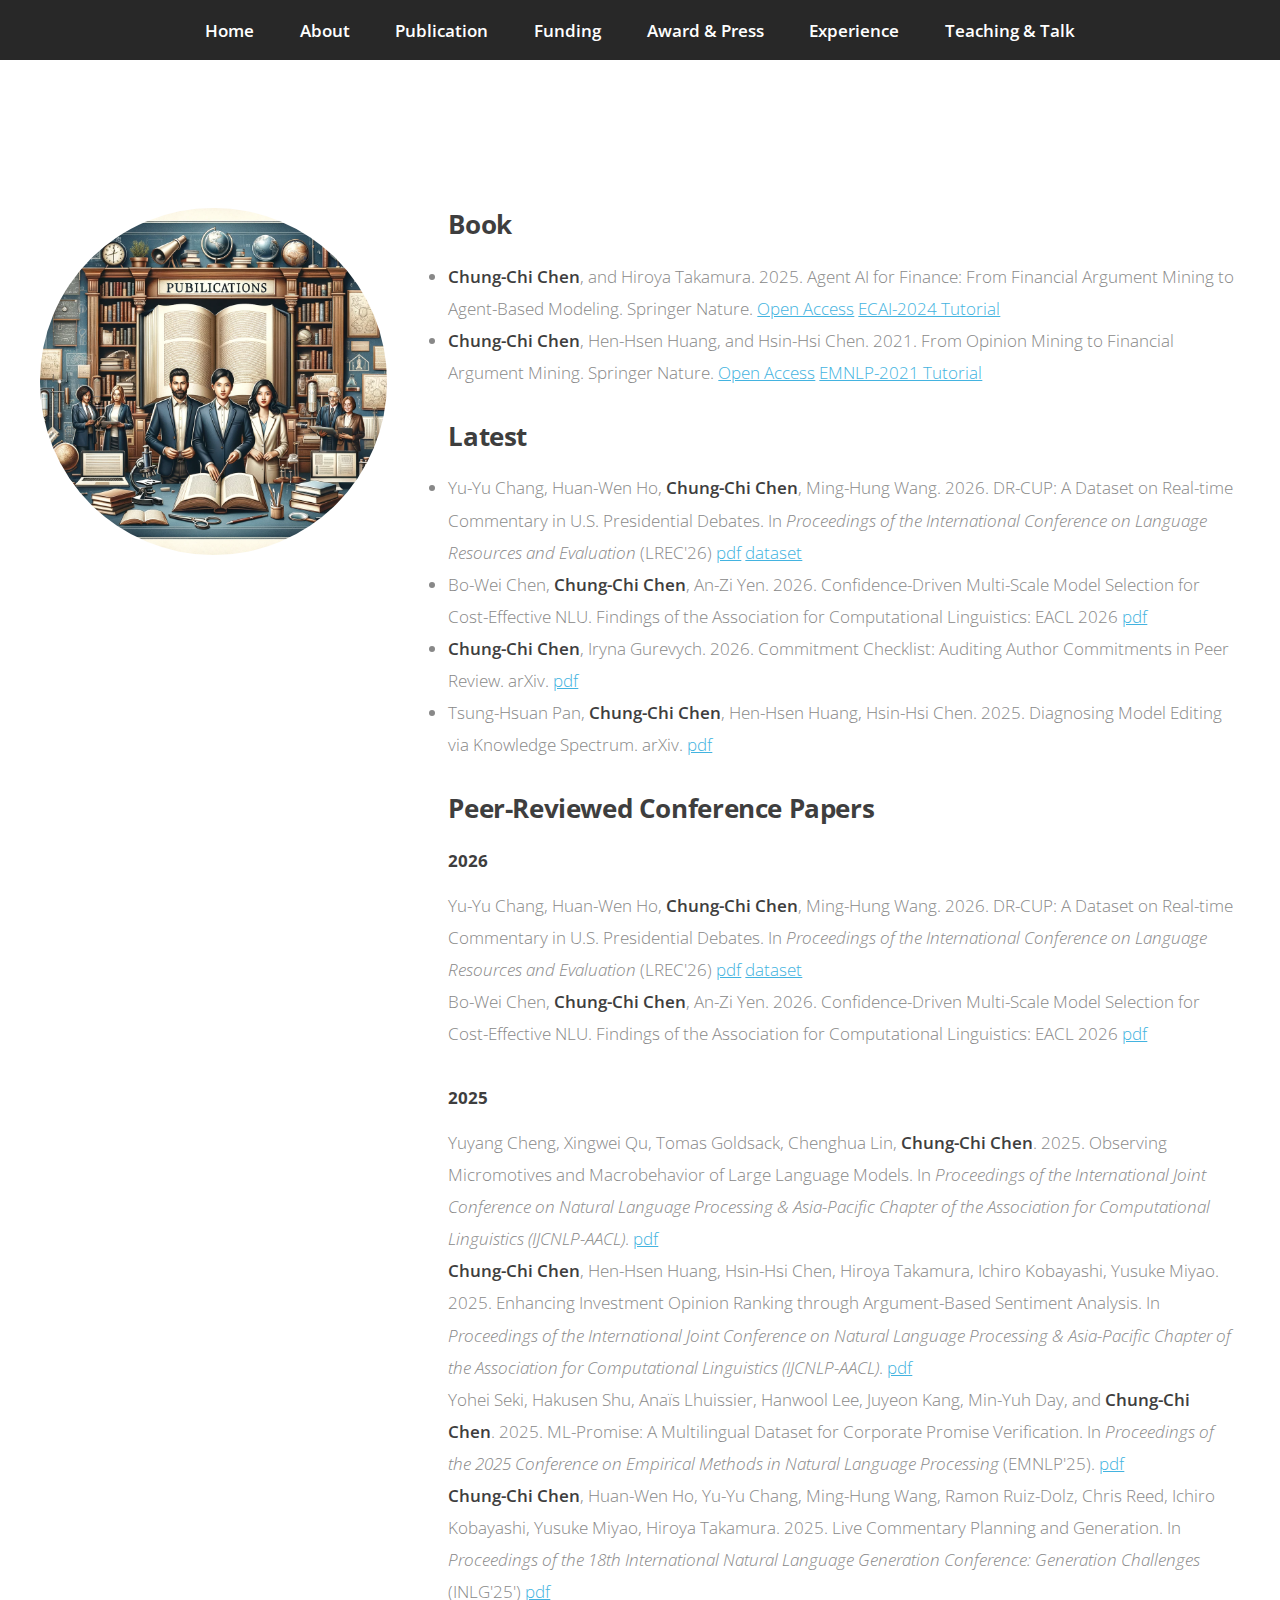
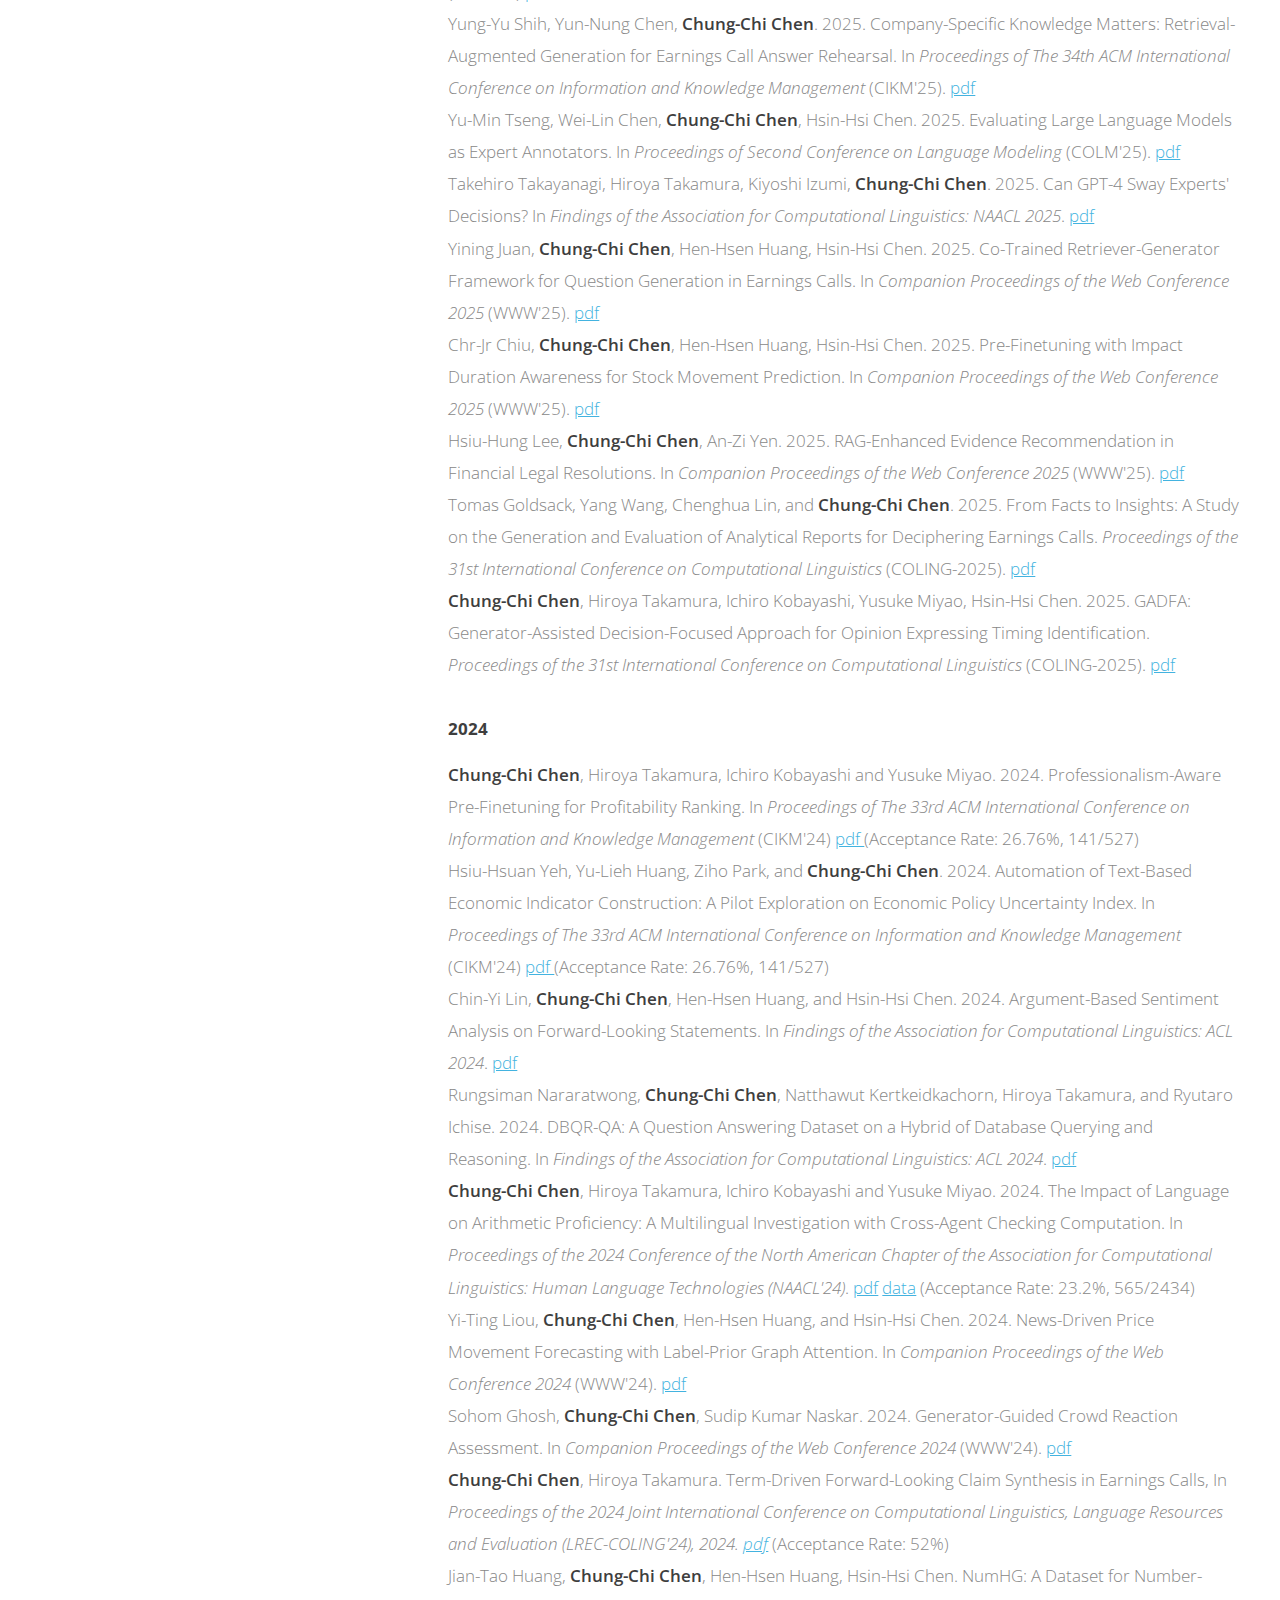
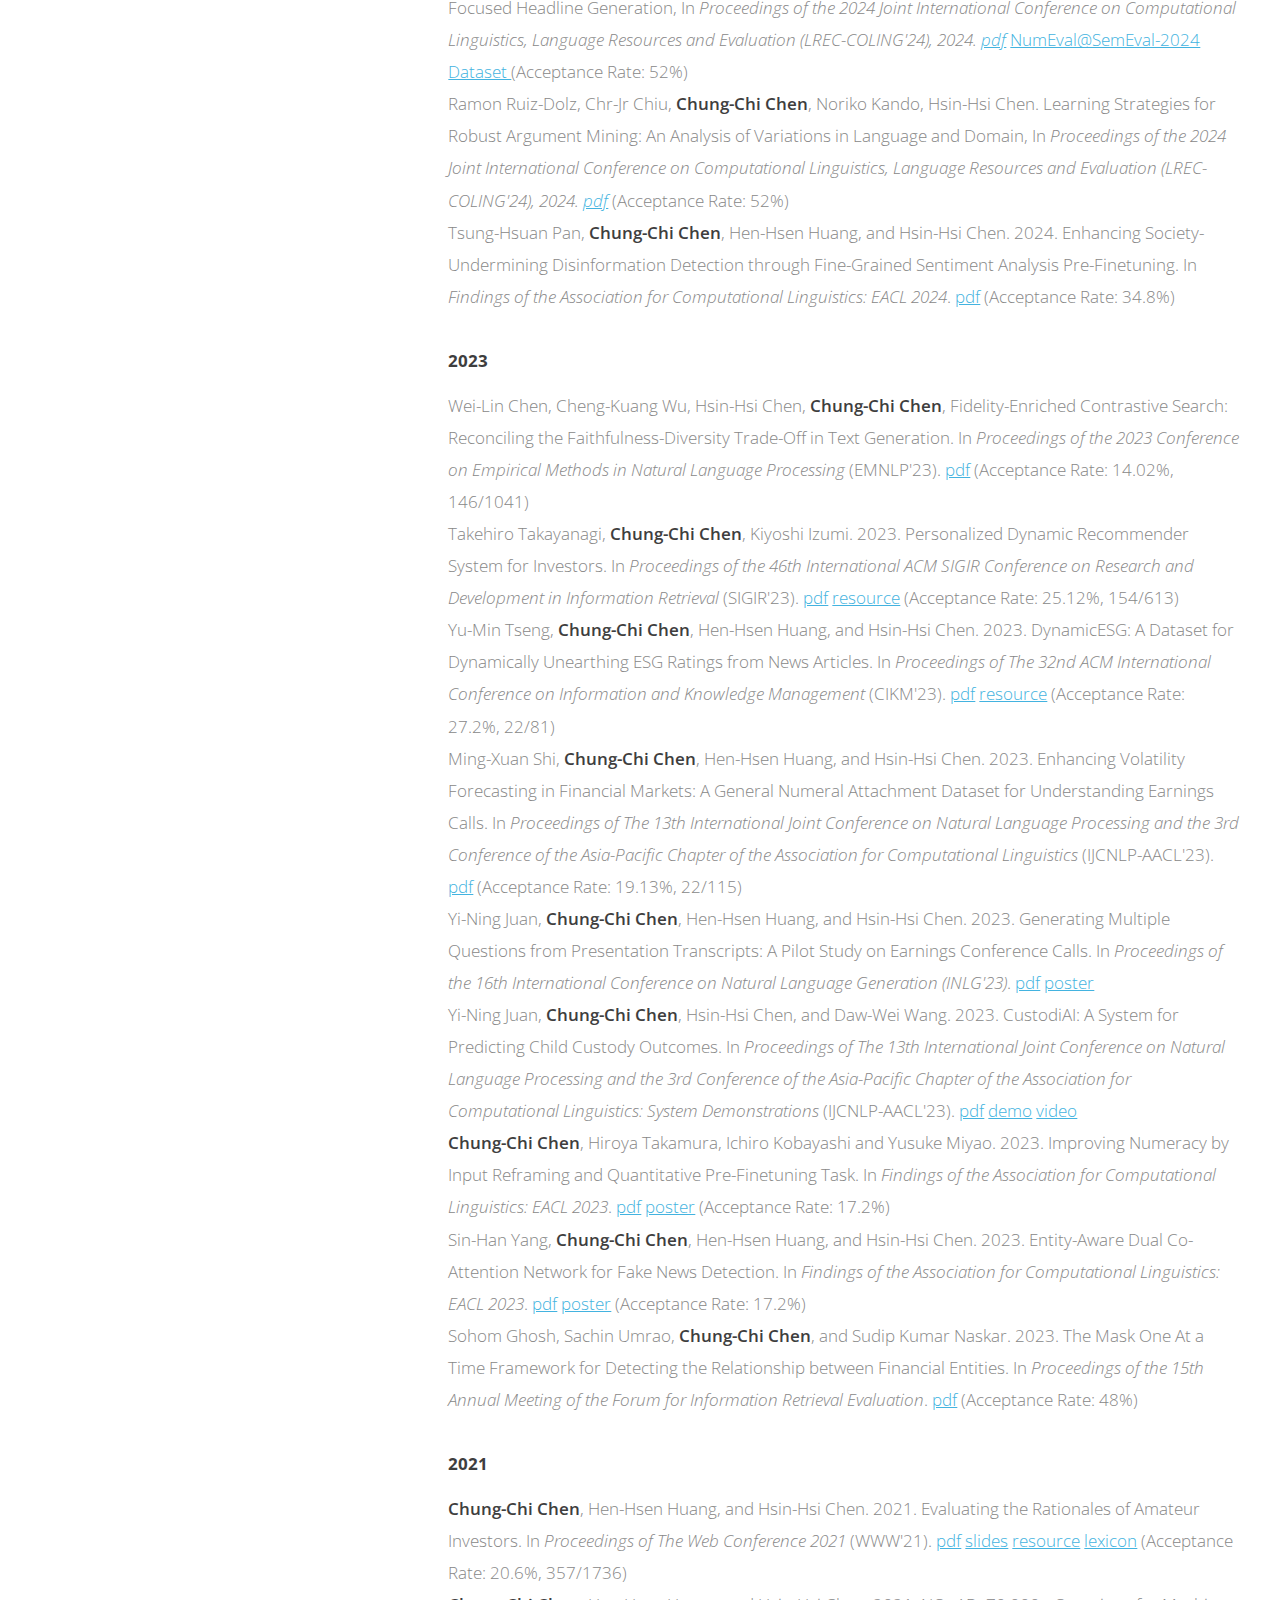
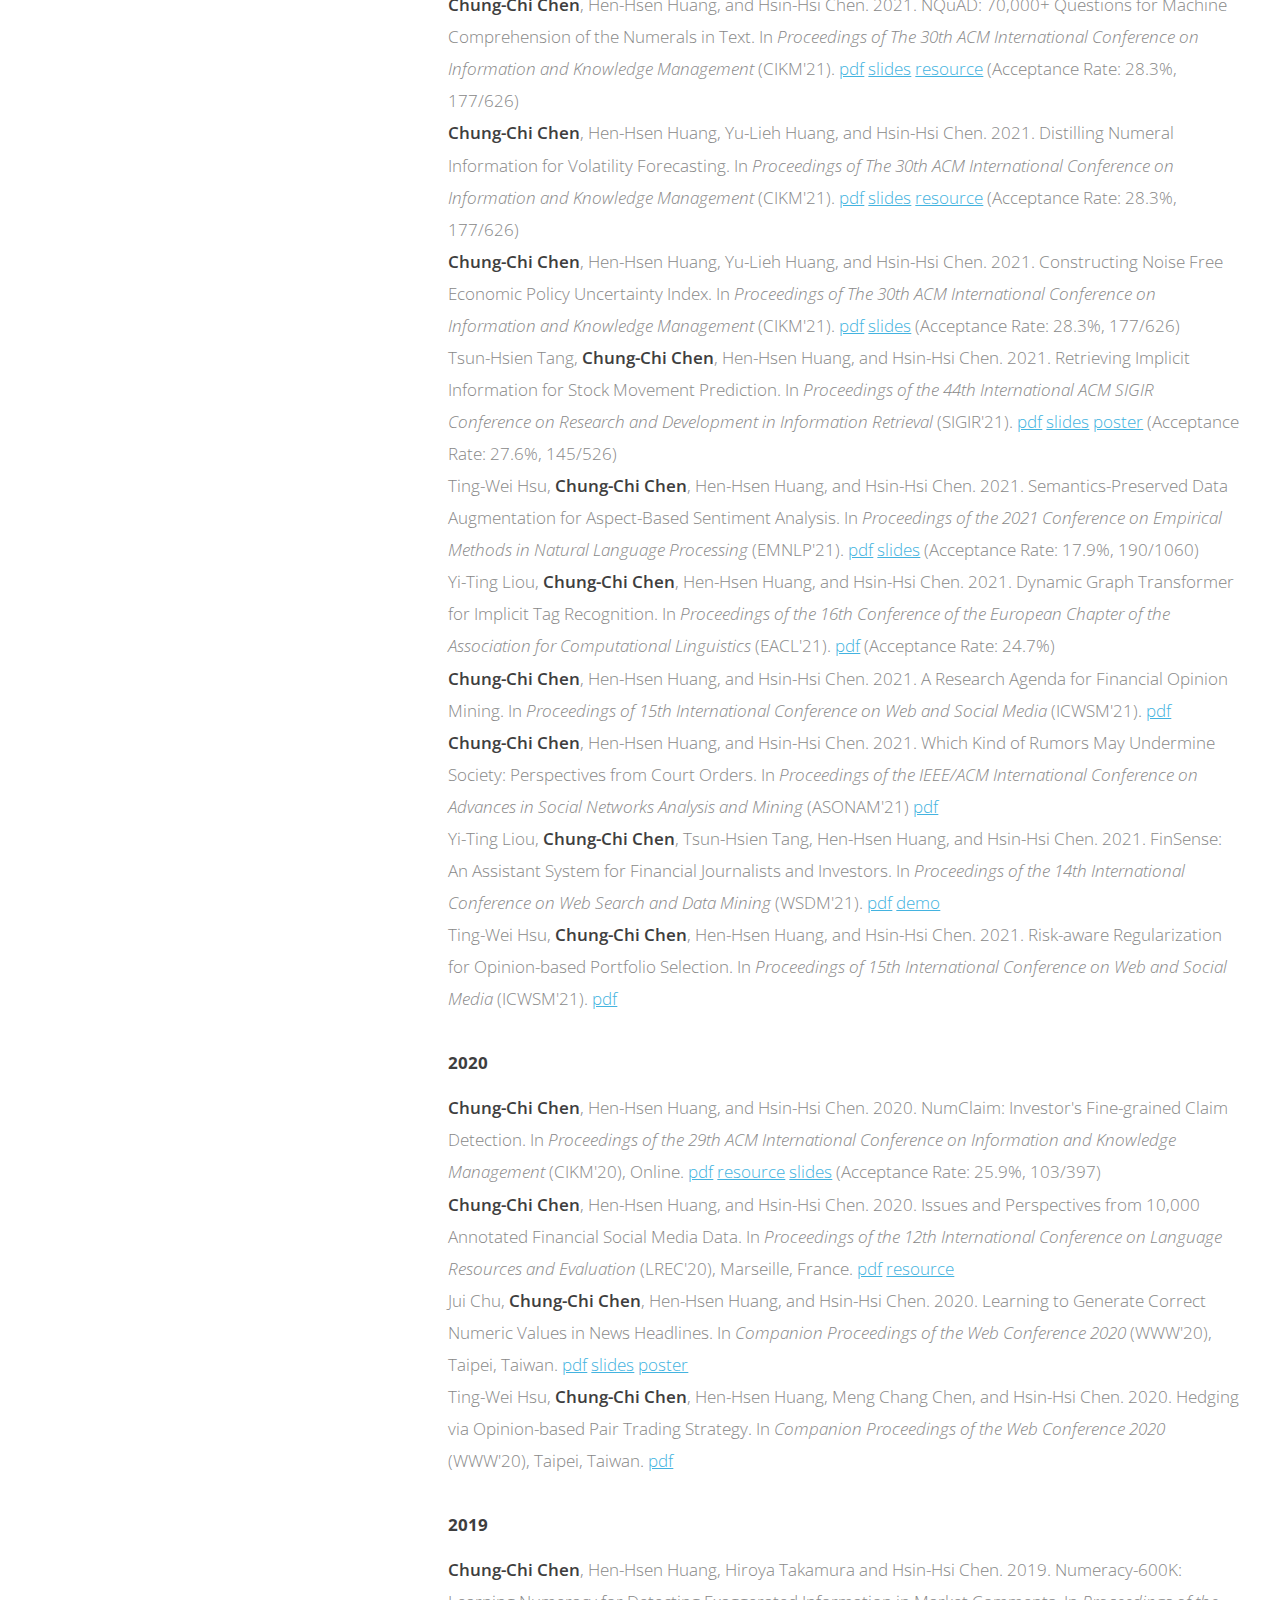
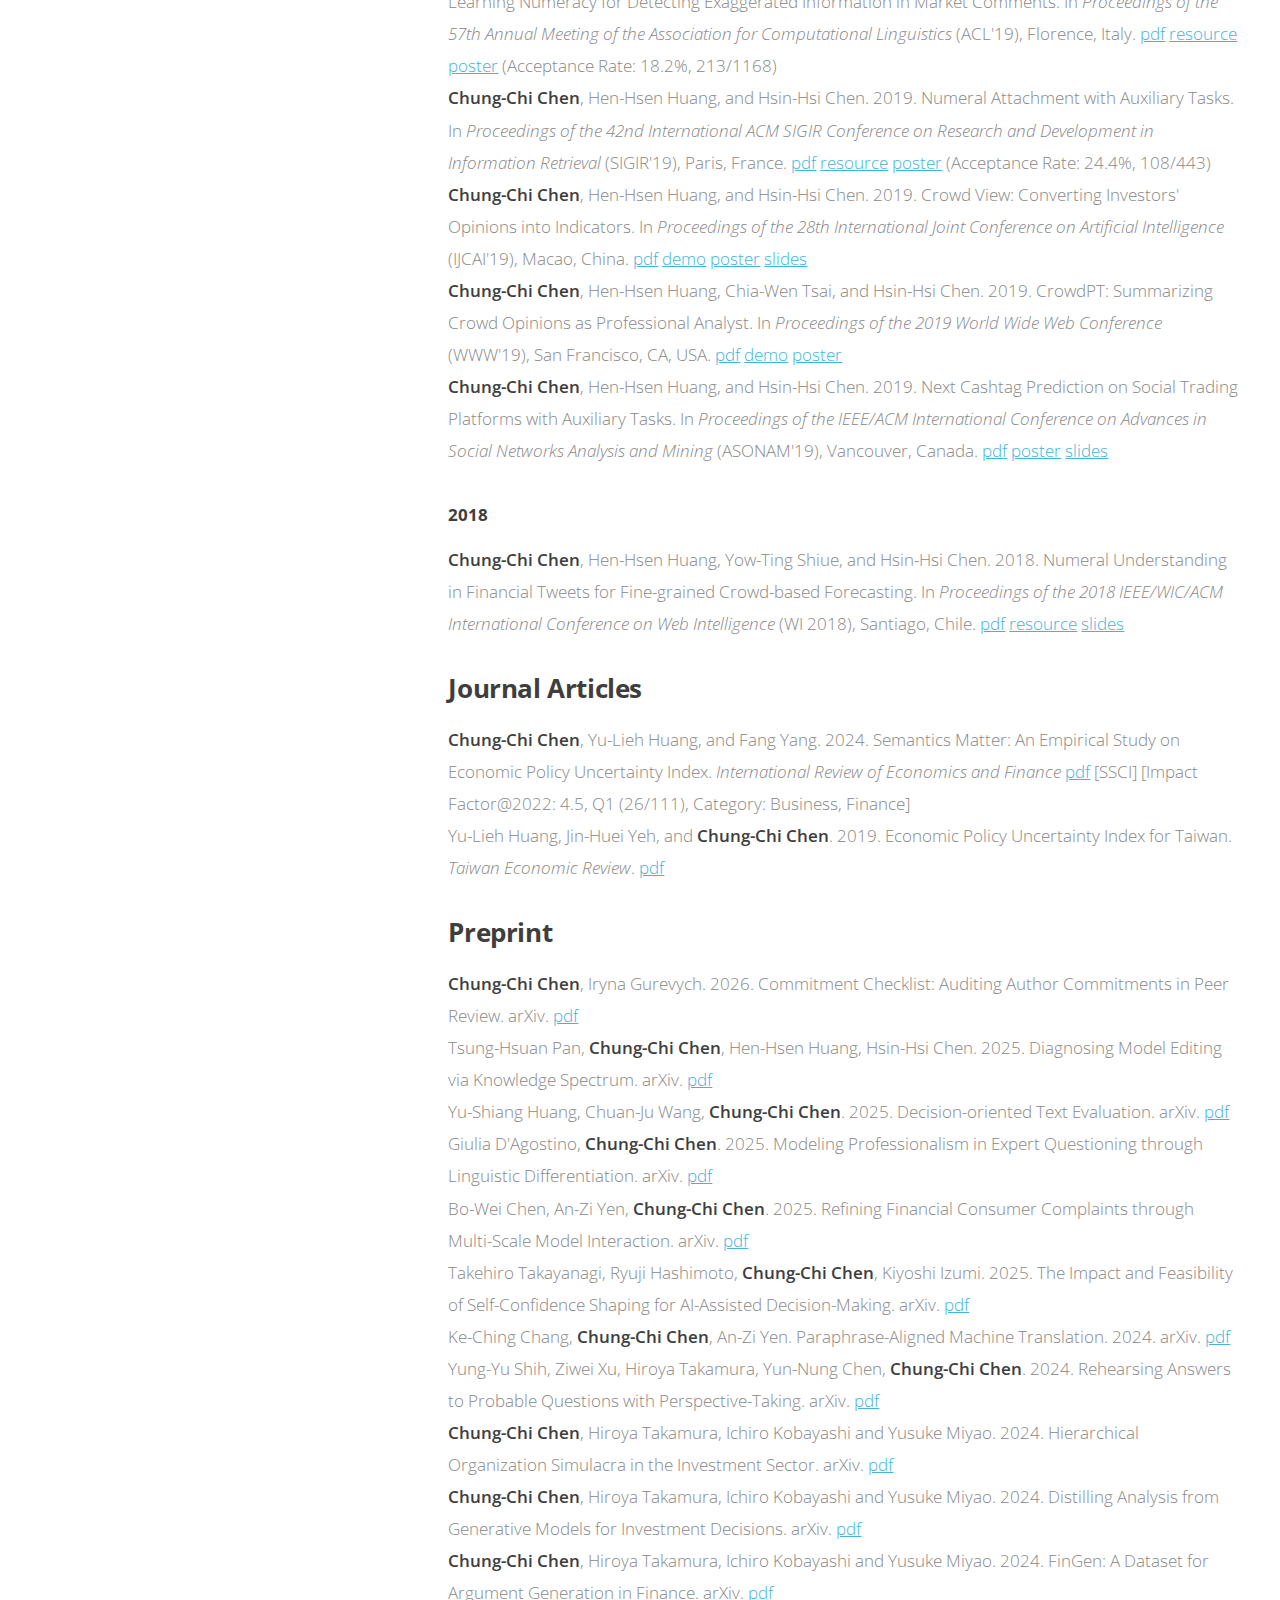
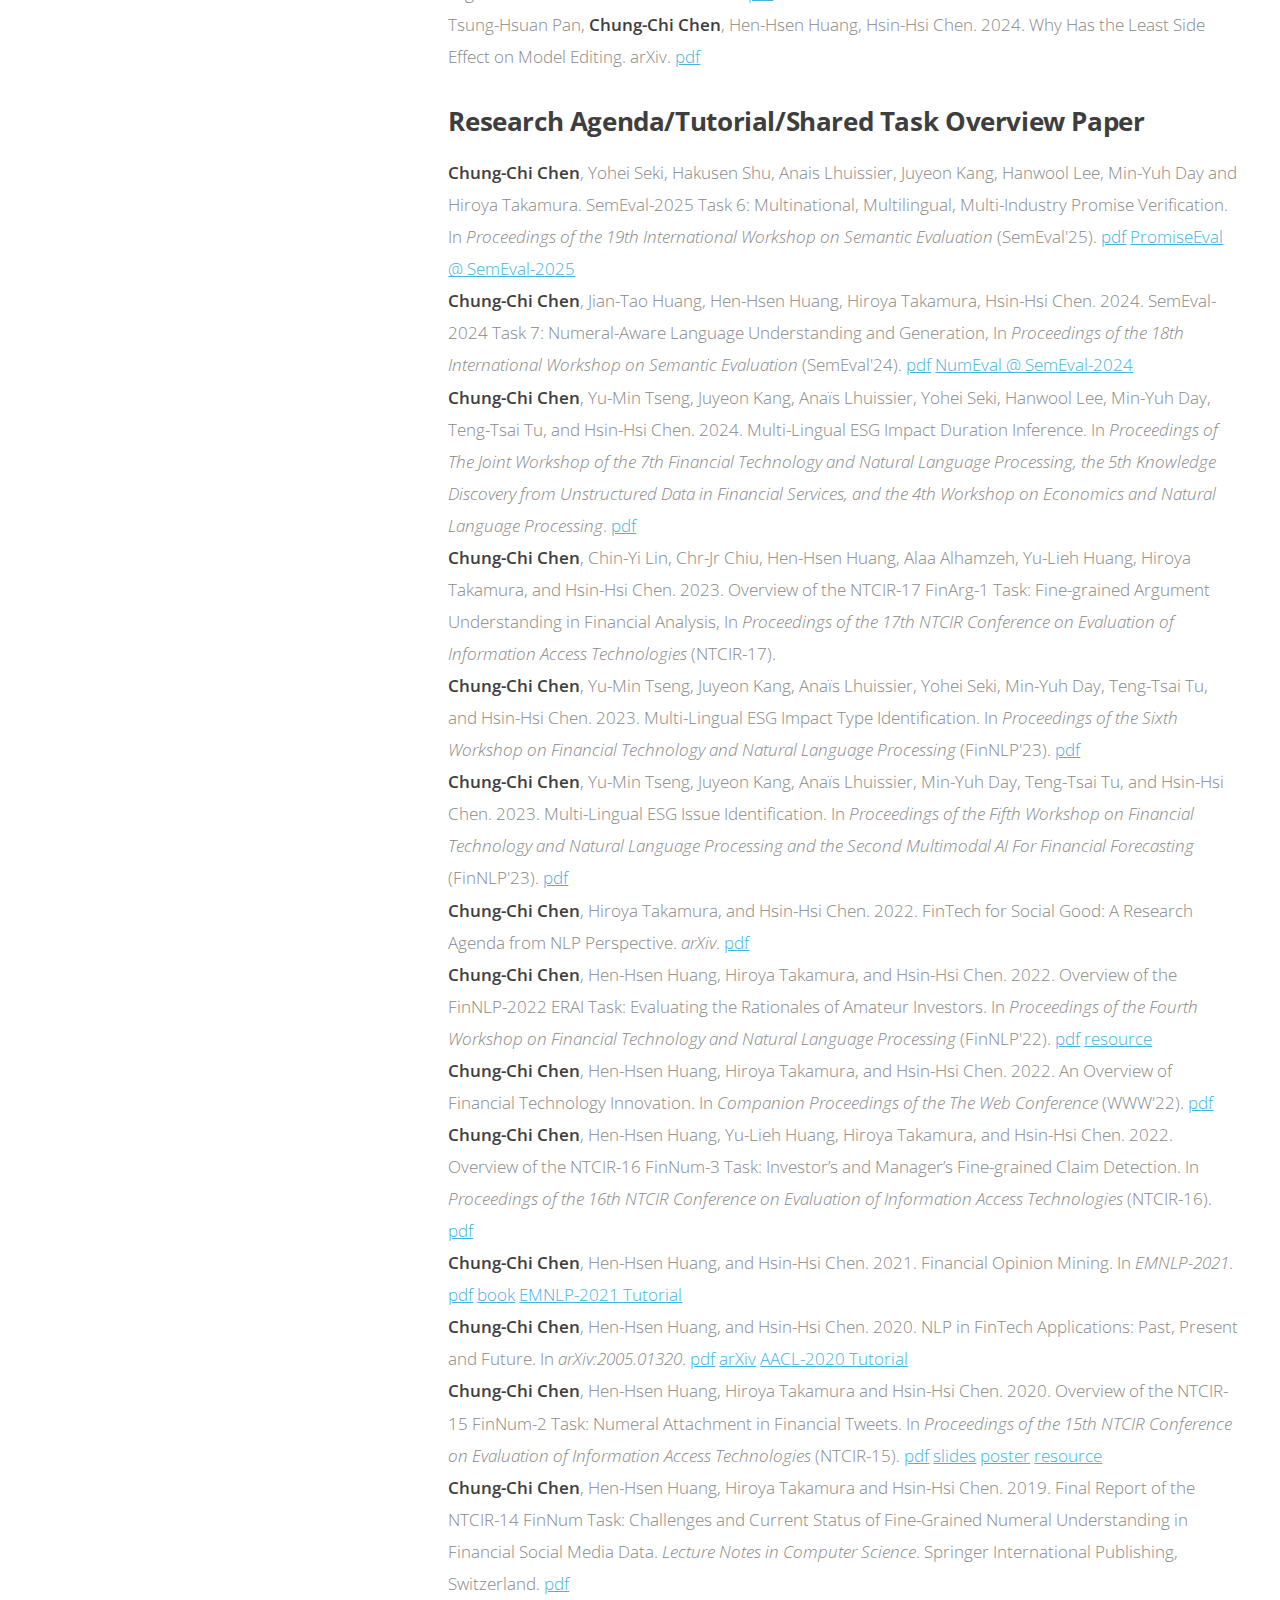
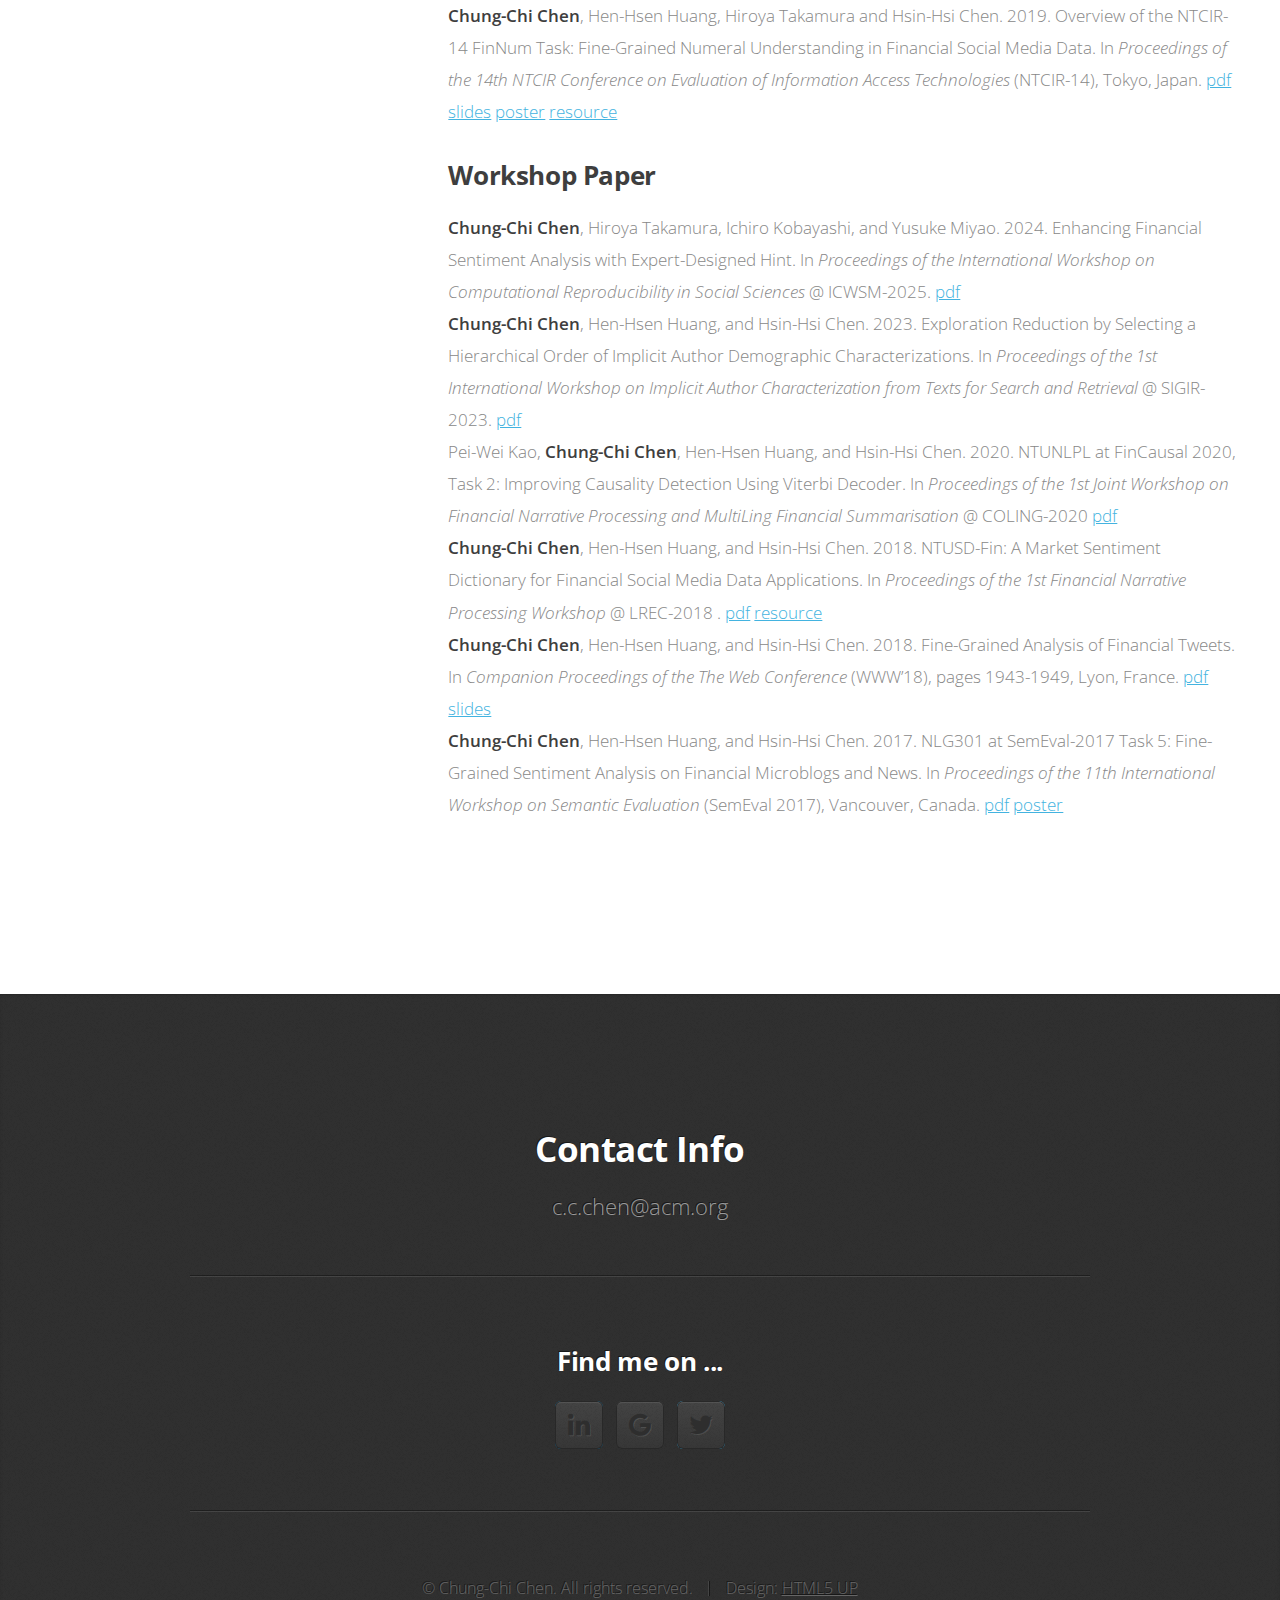
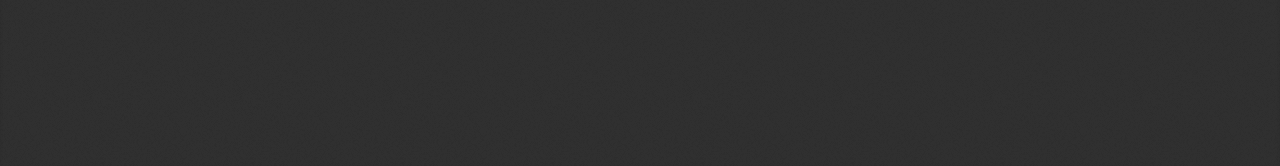
<file: publication.html>
<!DOCTYPE HTML>
<!--
	Miniport by HTML5 UP
	html5up.net | @ajlkn
	Free for personal and commercial use under the CCA 3.0 license (html5up.net/license)
-->
<html>
	<head>
		<title>Chung-Chi Chen</title>
		<meta charset="utf-8" />
		<meta name="viewport" content="width=device-width, initial-scale=1" />
		<!--[if lte IE 8]><script src="assets/js/ie/html5shiv.js"></script><![endif]-->
		<link rel="stylesheet" href="assets/css/main.css" />
		<!--[if lte IE 8]><link rel="stylesheet" href="assets/css/ie8.css" /><![endif]-->
		<!--[if lte IE 9]><link rel="stylesheet" href="assets/css/ie9.css" /><![endif]-->
	</head>
	<body>

		<!-- Nav -->
			<nav id="nav">
				<ul class="container">
					<li><a href="index.html">Home</a></li>
					<li><a href="about.html">About</a></li>
					<li><a href="publication.html">Publication</a></li>
        				<li><a href="funding.html">Funding</a></li>
					<li><a href="award.html">Award & Press</a></li>
					<li><a href="experience.html">Experience</a></li>
					<li><a href="teaching.html">Teaching & Talk</a></li>
					<!--<li><a href="#contact">CV</a></li>-->
				</ul>
			</nav>

		<!-- Home -->
			<div class="wrapper style1 first">
				<article class="container" id="top">
					<div class="row">
						<div class="4u 12u(mobile)">
                            <span class="image fit"><img src="images/publish.png" alt="" /></span>
                            <!--<span class="icon featured fa-pencil-square-o fa-3x" style="color:#99BBFF"></span>-->
						</div>
						<div class="8u 12u(mobile)">
						
							<h3>Book</h3>
							<li><strong>Chung-Chi Chen</strong>, and Hiroya Takamura. 2025. Agent AI for Finance: From Financial Argument Mining to Agent-Based Modeling. Springer Nature. <a href="https://link.springer.com/book/9783031946868?srsltid=AfmBOooERxWxnqlmRhTs4TwamOrCxhAECmi786btXJ8WIIkR3zD9V9gd">Open Access</a> <a href="https://sites.google.com/view/finagent/home"> ECAI-2024 Tutorial </a> 
							<li><strong>Chung-Chi Chen</strong>, Hen-Hsen Huang, and Hsin-Hsi Chen. 2021. From Opinion Mining to Financial Argument Mining. Springer Nature. <a href="https://link.springer.com/book/10.1007/978-981-16-2881-8">Open Access</a> <a href="https://sites.google.com/nlg.csie.ntu.edu.tw/financial-opinion-mining/home"> EMNLP-2021 Tutorial </a> 
							<br>
							<br>
							
							
							<h3>Latest</h3>
							<li>
							Yu-Yu Chang, Huan-Wen Ho, <strong>Chung-Chi Chen</strong>, Ming-Hung Wang. 2026. DR-CUP: A Dataset on Real-time Commentary in U.S. Presidential Debates. In <i>Proceedings of the International Conference on Language Resources and Evaluation</i> (LREC'26) <a href="">pdf</a> <a href="https://sites.google.com/view/genchal2026"> dataset </a>
							</li>
							<li>
                            Bo-Wei Chen, <strong>Chung-Chi Chen</strong>, An-Zi Yen. 2026. Confidence-Driven Multi-Scale Model Selection for Cost-Effective NLU. Findings of the Association for Computational Linguistics: EACL 2026 <a href=""> pdf</a>
							</li>
							<li>
							<strong>Chung-Chi Chen</strong>, Iryna Gurevych. 2026. Commitment Checklist: Auditing Author Commitments in Peer Review. arXiv. <a href=""> pdf </a>
							</li>
							<li>
							Tsung-Hsuan Pan, <strong>Chung-Chi Chen</strong>, Hen-Hsen Huang, Hsin-Hsi Chen. 2025. Diagnosing Model Editing via Knowledge Spectrum. arXiv. <a href="https://arxiv.org/abs/2509.17482"> pdf </a>
                            </li>
												
											
              				
							
							<br>
						
						<ol reversed>
							<h3>Peer-Reviewed Conference Papers</h3>
							<h4>2026</h4>
							<li>
    							Yu-Yu Chang, Huan-Wen Ho, <strong>Chung-Chi Chen</strong>, Ming-Hung Wang. 2026. DR-CUP: A Dataset on Real-time Commentary in U.S. Presidential Debates. In <i>Proceedings of the International Conference on Language Resources and Evaluation</i> (LREC'26) <a href="">pdf</a> <a href="https://sites.google.com/view/genchal2026"> dataset </a>
    							</li>
							<li>
                            Bo-Wei Chen, <strong>Chung-Chi Chen</strong>, An-Zi Yen. 2026. Confidence-Driven Multi-Scale Model Selection for Cost-Effective NLU. Findings of the Association for Computational Linguistics: EACL 2026 <a href=""> pdf</a>
							</li>
							
							<br>
							
							<h4>2025</h4>
							
							<li>			
							Yuyang Cheng, Xingwei Qu, Tomas Goldsack, Chenghua Lin, <strong>Chung-Chi Chen</strong>. 2025. Observing Micromotives and Macrobehavior of Large Language Models. In <i> Proceedings of the International Joint Conference on Natural Language Processing & Asia-Pacific Chapter of the Association for Computational Linguistics (IJCNLP-AACL)</i>. <a href="https://arxiv.org/abs/2412.10428">pdf</a>
                            </li>

							<li>
							<strong>Chung-Chi Chen</strong>, Hen-Hsen Huang, Hsin-Hsi Chen, Hiroya Takamura, Ichiro Kobayashi, Yusuke Miyao. 2025. Enhancing Investment Opinion Ranking through Argument-Based Sentiment Analysis. In <i> Proceedings of the International Joint Conference on Natural Language Processing & Asia-Pacific Chapter of the Association for Computational Linguistics (IJCNLP-AACL)</i>. <a href="https://arxiv.org/abs/2409.17417">pdf</a></i> 
							</li>
							
							<li>
							Yohei Seki, Hakusen Shu, Anaïs Lhuissier, Hanwool Lee, Juyeon Kang, Min-Yuh Day, and <strong>Chung-Chi Chen</strong>. 2025. ML-Promise: A Multilingual Dataset for Corporate Promise Verification. In <i> Proceedings of the 2025 Conference on Empirical Methods in Natural Language Processing</i> (EMNLP'25). <a href="https://arxiv.org/abs/2411.04473v1">pdf</a>
							</li>
							
							<li>
							<strong>Chung-Chi Chen</strong>, Huan-Wen Ho, Yu-Yu Chang, Ming-Hung Wang, Ramon Ruiz-Dolz, Chris Reed, Ichiro Kobayashi, Yusuke Miyao, Hiroya Takamura. 2025. Live Commentary Planning and Generation. In <i>Proceedings of the 18th International Natural Language Generation Conference: Generation Challenges</i> (INLG'25') <a href="https://drive.google.com/file/d/1gxRZevwwfdcqpXWPscfwYVOWwX7hU5Wn/view?usp=sharing"> pdf </a>
							</li>
							
							<li>
							Yung-Yu Shih, Yun-Nung Chen, <strong>Chung-Chi Chen</strong>. 2025. Company-Specific Knowledge Matters: Retrieval-Augmented Generation for Earnings Call Answer Rehearsal. In <i>Proceedings of The 34th ACM International Conference on Information and Knowledge Management</i> (CIKM'25). <a href=""> pdf </a>
							</li>
							
							<li>
							Yu-Min Tseng, Wei-Lin Chen, <strong>Chung-Chi Chen</strong>, Hsin-Hsi Chen. 2025. Evaluating Large Language Models as Expert Annotators. In <i>Proceedings of Second Conference on Language Modeling</i> (COLM'25). <a href="https://arxiv.org/abs/2508.07827"> pdf </a>
							</li>
							
							<li>
                            	Takehiro Takayanagi, Hiroya Takamura, Kiyoshi Izumi, <strong>Chung-Chi Chen</strong>. 2025. Can GPT-4 Sway Experts' Decisions? In <i>Findings of the Association for Computational Linguistics: NAACL 2025</i>. <a href="https://arxiv.org/abs/2409.16710">pdf</a></i> 
                             </li>
                            							
							<li>
							Yining Juan, <strong>Chung-Chi Chen</strong>, Hen-Hsen Huang, Hsin-Hsi Chen. 2025. Co-Trained Retriever-Generator Framework for Question Generation in Earnings Calls. In <i>Companion Proceedings of the Web Conference 2025</i> (WWW'25). <a href="https://arxiv.org/abs/2409.18677">pdf</a></i> 
							</li>
						
							
							<li>
                            Chr-Jr Chiu, <strong>Chung-Chi Chen</strong>, Hen-Hsen Huang, Hsin-Hsi Chen. 2025. Pre-Finetuning with Impact Duration Awareness for Stock Movement Prediction. In <i>Companion Proceedings of the Web Conference 2025</i> (WWW'25). <a href="https://arxiv.org/abs/2409.17419">pdf</a></i> 
							</li>
							
							<li>
                            Hsiu-Hung Lee, <strong>Chung-Chi Chen</strong>, An-Zi Yen. 2025. RAG-Enhanced Evidence Recommendation in Financial Legal Resolutions. In <i>Companion Proceedings of the Web Conference 2025</i> (WWW'25). <a href="">pdf</a></i> 
							</li>
														
							<li>
							Tomas Goldsack, Yang Wang, Chenghua Lin, and <strong>Chung-Chi Chen</strong>. 2025. From Facts to Insights: A Study on the Generation and Evaluation of Analytical Reports for Deciphering Earnings Calls. <i>Proceedings of the 31st International Conference on Computational Linguistics</i> (COLING-2025). <a href="https://arxiv.org/abs/2410.01039">pdf</a>
							</li>
							
							<li>
							<strong>Chung-Chi Chen</strong>, Hiroya Takamura, Ichiro Kobayashi, Yusuke Miyao,  Hsin-Hsi Chen. 2025. GADFA: Generator-Assisted Decision-Focused Approach for Opinion Expressing Timing Identification. <i>Proceedings of the 31st International Conference on Computational Linguistics</i> (COLING-2025). <a href="https://arxiv.org/abs/2410.01169">pdf</a></i> 
							</li>
							
							<br>
							<h4>2024</h4>
							<li>
							<strong>Chung-Chi Chen</strong>, Hiroya Takamura, Ichiro Kobayashi and Yusuke Miyao. 2024. Professionalism-Aware Pre-Finetuning for Profitability Ranking. In <i>Proceedings of The 33rd ACM International Conference on Information and Knowledge Management</i> (CIKM'24) </i> <a href=""> pdf </a> (Acceptance Rate: 26.76%, 141/527)
							</li>
							<li>
							Hsiu-Hsuan Yeh, Yu-Lieh Huang, Ziho Park, and <strong>Chung-Chi Chen</strong>. 2024. Automation of Text-Based Economic Indicator Construction: A Pilot Exploration on Economic Policy Uncertainty Index. In <i>Proceedings of The 33rd ACM International Conference on Information and Knowledge Management</i> (CIKM'24) </i> <a href=""> pdf </a> (Acceptance Rate: 26.76%, 141/527)
							</li>
							<li>
    							Chin-Yi Lin, <strong>Chung-Chi Chen</strong>, Hen-Hsen Huang, and Hsin-Hsi Chen. 2024. Argument-Based Sentiment Analysis on Forward-Looking Statements. In <i>Findings of the Association for Computational Linguistics: ACL 2024</i>. <a href="papers/ACL24-Argument.pdf">pdf</a></i> 
    							</li>
    							<li>
    							Rungsiman Nararatwong, <strong>Chung-Chi Chen</strong>, Natthawut Kertkeidkachorn, Hiroya Takamura, and Ryutaro Ichise. 2024. DBQR-QA: A Question Answering Dataset on a Hybrid of Database Querying and Reasoning. In <i>Findings of the Association for Computational Linguistics: ACL 2024</i>. <a href="papers/ACL24-DBQR-QA.pdf">pdf</a></i> 
    							</li>
							<li>
							<strong>Chung-Chi Chen</strong>, Hiroya Takamura, Ichiro Kobayashi and Yusuke Miyao. 2024. The Impact of Language on Arithmetic Proficiency: A Multilingual Investigation with Cross-Agent Checking Computation. In <i>Proceedings of the 2024 Conference of the North American Chapter of the Association for Computational Linguistics: Human Language Technologies (NAACL'24)</i>. <a href="https://aclanthology.org/2024.naacl-short.53/">pdf</a> <a href="https://drive.google.com/file/u/1/d/1WahChtYNj4wYy59gYDkvSThFzgQSN7Zh/view?usp=sharing">data</a> (Acceptance Rate: 23.2%, 565/2434)
                            </li>
							<li>
    							Yi-Ting Liou, <strong>Chung-Chi Chen</strong>, Hen-Hsen Huang, and Hsin-Hsi Chen. 2024. News-Driven Price Movement Forecasting with Label-Prior Graph Attention. In <i>Companion Proceedings of the Web Conference 2024</i> (WWW'24). <a href="https://dl.acm.org/doi/abs/10.1145/3589335.3651539">pdf</a></i> 
    							</li>
    							<li>
    							Sohom Ghosh, <strong>Chung-Chi Chen</strong>, Sudip Kumar Naskar. 2024. Generator-Guided Crowd Reaction Assessment. In <i>Companion Proceedings of the Web Conference 2024</i> (WWW'24). <a href="https://arxiv.org/abs/2403.09702">pdf</a></i> 
    							</li>
							<li><strong>Chung-Chi Chen</strong>, Hiroya Takamura. Term-Driven Forward-Looking Claim Synthesis in Earnings Calls, In <i><i>Proceedings of the 2024 Joint International Conference on Computational Linguistics, Language Resources and Evaluation</i> (LREC-COLING'24), 2024. <a href="https://aclanthology.org/2024.lrec-main.1368/">pdf</a></i> (Acceptance Rate: 52%)
                            </li>
                            <li>Jian-Tao Huang, <strong>Chung-Chi Chen</strong>, Hen-Hsen Huang, Hsin-Hsi Chen. NumHG: A Dataset for Number-Focused Headline Generation, In <i><i>Proceedings of the 2024 Joint International Conference on Computational Linguistics, Language Resources and Evaluation</i> (LREC-COLING'24), 2024. <a href="https://arxiv.org/abs/2309.01455">pdf</a></i> <a href="https://sites.google.com/view/numeval/"> NumEval@SemEval-2024 Dataset </a> (Acceptance Rate: 52%)
                            </li>
							<li>Ramon Ruiz-Dolz, Chr-Jr Chiu, <strong>Chung-Chi Chen</strong>, Noriko Kando, Hsin-Hsi Chen. Learning Strategies for Robust Argument Mining: An Analysis of Variations in Language and Domain, In <i><i>Proceedings of the 2024 Joint International Conference on Computational Linguistics, Language Resources and Evaluation</i> (LREC-COLING'24), 2024. <a href="https://aclanthology.org/2024.lrec-main.898/">pdf</a></i> (Acceptance Rate: 52%)
                            </li>
							<li>
							Tsung-Hsuan Pan, <strong>Chung-Chi Chen</strong>, Hen-Hsen Huang, and Hsin-Hsi Chen. 2024. Enhancing Society-Undermining Disinformation Detection through Fine-Grained Sentiment Analysis Pre-Finetuning. In <i>Findings of the Association for Computational Linguistics: EACL 2024</i>. <a href="https://aclanthology.org/2024.findings-eacl.92/">pdf</a> (Acceptance Rate: 34.8%)
                            </li>
							<br>
							<h4>2023</h4>
							<li>Wei-Lin Chen, Cheng-Kuang Wu, Hsin-Hsi Chen, <strong>Chung-Chi Chen</strong>, Fidelity-Enriched Contrastive Search: Reconciling the Faithfulness-Diversity Trade-Off in Text Generation. In <i> Proceedings of the 2023 Conference on Empirical Methods in Natural Language Processing</i> (EMNLP'23). <a href="https://arxiv.org/pdf/2310.14981.pdf">pdf</a> (Acceptance Rate: 14.02%, 146/1041)
							</li><li>
                            Takehiro Takayanagi, <strong>Chung-Chi Chen</strong>, Kiyoshi Izumi. 2023. Personalized Dynamic Recommender System for Investors. In <i>Proceedings of the 46th International ACM SIGIR Conference on Research and Development in Information Retrieval</i> (SIGIR'23)</i>. <a href="papers/SIGIR23.pdf">pdf</a> <a href="https://github.com/TTsamurai/PDRSI_public_code">resource</a> (Acceptance Rate: 25.12%, 154/613)
                            </li><li>
                            Yu-Min Tseng, <strong>Chung-Chi Chen</strong>, Hen-Hsen Huang, and Hsin-Hsi Chen. 2023. DynamicESG: A Dataset for Dynamically Unearthing ESG Ratings from News Articles. In <i>Proceedings of The 32nd ACM International Conference on Information and Knowledge Management</i> (CIKM'23). <a href="papers/DynamicESG.pdf">pdf</a> <a href="https://github.com/ymntseng/DynamicESG/">resource</a> (Acceptance Rate: 27.2%, 22/81)
							</li><li>
							Ming-Xuan Shi, <strong>Chung-Chi Chen</strong>, Hen-Hsen Huang, and Hsin-Hsi Chen. 2023. Enhancing Volatility Forecasting in Financial Markets: A General Numeral Attachment Dataset for Understanding Earnings Calls. In <i>Proceedings of The 13th International Joint Conference on Natural Language Processing and the 3rd Conference of the Asia-Pacific Chapter of the Association for Computational Linguistics</i> (IJCNLP-AACL'23). <a href="">pdf</a> (Acceptance Rate: 19.13%, 22/115)
							</li><li>
							Yi-Ning Juan, <strong>Chung-Chi Chen</strong>, Hen-Hsen Huang, and Hsin-Hsi Chen. 2023. Generating Multiple Questions from Presentation Transcripts: A Pilot Study on Earnings Conference Calls. In <i>Proceedings of the 16th International Conference on Natural Language Generation (INLG'23)</i>. <a href="papers/MQG-INLG23.pdf">pdf</a> <a href="posters/INLG23_Poster.pdf">poster</a> 
                            </li><li>
    						    Yi-Ning Juan, <strong>Chung-Chi Chen</strong>, Hsin-Hsi Chen, and Daw-Wei Wang. 2023. CustodiAI: A System for Predicting Child Custody Outcomes. In <i>Proceedings of The 13th International Joint Conference on Natural Language Processing and the 3rd Conference of the Asia-Pacific Chapter of the Association for Computational Linguistics: System Demonstrations </i> (IJCNLP-AACL'23). <a href="">pdf</a> <a href="https://demo-cjdp-aifr.herokuapp.com/demo-home">demo</a> <a href="https://drive.google.com/file/d/1i8DYl0mK2ErtlXwGUcNU3wsN8rTszb3W/view">video</a> </li>							
							<li>
							<strong>Chung-Chi Chen</strong>, Hiroya Takamura, Ichiro Kobayashi and Yusuke Miyao. 2023. Improving Numeracy by Input Reframing and Quantitative Pre-Finetuning Task. In <i>Findings of the Association for Computational Linguistics: EACL 2023</i>. <a href="https://aclanthology.org/2023.findings-eacl.4/">pdf</a> <a href="posters/EACL2023_numeracy.pdf">poster</a> (Acceptance Rate: 17.2%)
                            </li><li>
							Sin-Han Yang, <strong>Chung-Chi Chen</strong>, Hen-Hsen Huang, and Hsin-Hsi Chen. 2023. Entity-Aware Dual Co-Attention Network for Fake News Detection. In <i>Findings of the Association for Computational Linguistics: EACL 2023</i>. <a href="https://aclanthology.org/2023.findings-eacl.7/">pdf</a> <a href="posters/EACL2023_fakenews.pdf">poster</a> (Acceptance Rate: 17.2%)
                            </li>
                            <li>
							Sohom Ghosh, Sachin Umrao, <strong>Chung-Chi Chen</strong>, and Sudip Kumar Naskar. 2023. The Mask One At a Time Framework for Detecting the Relationship between Financial Entities. In <i>Proceedings of the 15th Annual Meeting of the Forum for Information Retrieval Evaluation</i>. <a href="">pdf</a> (Acceptance Rate: 48%)
                            </li>
                            <br>
							<h4>2021</h4>
							<li>
							<strong>Chung-Chi Chen</strong>, Hen-Hsen Huang, and Hsin-Hsi Chen. 2021. Evaluating the Rationales of Amateur Investors. In <i>Proceedings of The Web Conference 2021</i> (WWW'21). <a href="papers/WWW_2021.pdf">pdf</a> <a href="slides/WWW-2021_Rationales_of_Amateur_investor.pdf">slides</a> <a href="http://nlg.csie.ntu.edu.tw/nlpresource/ICRD/">resource</a> <a href="http://nlg.csie.ntu.edu.tw/nlpresource/FinProLex/">lexicon</a> (Acceptance Rate: 20.6%, 357/1736)
                            </li><li>
							<strong>Chung-Chi Chen</strong>, Hen-Hsen Huang, and Hsin-Hsi Chen. 2021. NQuAD: 70,000+ Questions for Machine Comprehension of the Numerals in Text. In <i>Proceedings of The 30th ACM International Conference on Information and Knowledge Management</i> (CIKM'21). <a href="papers/NQuAD_CIKM21.pdf">pdf</a> <a href="slides/NQuAD-CIKM-2021_Slides.pdf">slides</a> <a href="http://nquad.nlpfin.com">resource</a> (Acceptance Rate: 28.3%, 177/626)
                            </li><li>
							<strong>Chung-Chi Chen</strong>, Hen-Hsen Huang, Yu-Lieh Huang, and Hsin-Hsi Chen. 2021. Distilling Numeral Information for Volatility Forecasting. In <i>Proceedings of The 30th ACM International Conference on Information and Knowledge Management</i> (CIKM'21). <a href="papers/ECNum_CIKM21.pdf">pdf</a> <a href="slides/ConCall-CIKM-2021_Slides.pdf">slides</a> <a href="https://drive.google.com/drive/folders/1M8hBAGTGOBTIwticb26Azs2j4oP0d4Oc?usp=sharing">resource</a> (Acceptance Rate: 28.3%, 177/626)
                            </li><li>
							<strong>Chung-Chi Chen</strong>, Hen-Hsen Huang, Yu-Lieh Huang, and Hsin-Hsi Chen. 2021. Constructing Noise Free Economic Policy Uncertainty Index. In <i>Proceedings of The 30th ACM International Conference on Information and Knowledge Management</i> (CIKM'21). <a href="papers/EPU_CIKM21.pdf">pdf</a> <a href="slides/EPU-CIKM-2021_Slides.pdf">slides</a> (Acceptance Rate: 28.3%, 177/626)
                            </li><li>
							Tsun-Hsien Tang, <strong>Chung-Chi Chen</strong>, Hen-Hsen Huang, and Hsin-Hsi Chen. 2021. Retrieving Implicit Information for Stock Movement Prediction. In <i>Proceedings of the 44th International ACM SIGIR Conference on Research and Development in Information Retrieval</i> (SIGIR'21). <a href="papers/Retrieving_Implicit_Information_for_Stock_Movement_Prediction___SIGIR_2021.pdf">pdf</a> <a href="slides/SIGIR2021_Slides.pdf">slides</a> <a href="posters/SIGIR2021_Poster.pdf">poster</a> (Acceptance Rate: 27.6%, 145/526)
                            </li><li>
							Ting-Wei Hsu, <strong>Chung-Chi Chen</strong>, Hen-Hsen Huang, and Hsin-Hsi Chen. 2021. Semantics-Preserved Data Augmentation for Aspect-Based Sentiment Analysis. In <i>Proceedings of the 2021 Conference on Empirical Methods in Natural Language Processing</i> (EMNLP'21). <a href="papers/EMNLP2021.pdf">pdf</a> <a href="slides/EMNLP-2021_Slides.pdf">slides</a> (Acceptance Rate: 17.9%, 190/1060)
							</li><li>
							Yi-Ting Liou, <strong>Chung-Chi Chen</strong>, Hen-Hsen Huang, and Hsin-Hsi Chen. 2021. Dynamic Graph Transformer for Implicit Tag Recognition. In <i>Proceedings of the 16th Conference of the European Chapter of the Association for Computational Linguistics</i> (EACL'21). <a href="papers/Implicit_Tag_Recognition_EACL_2021.pdf">pdf</a> (Acceptance Rate: 24.7%)
                            </li><li>
							<strong>Chung-Chi Chen</strong>, Hen-Hsen Huang, and Hsin-Hsi Chen. 2021. A Research Agenda for Financial Opinion Mining. In <i>Proceedings of 15th International Conference on Web and Social Media</i> (ICWSM'21). <a href="papers/Financial_Opinion_Mining_Research_Agenda___ICWSM_2021.pdf">pdf</a>
                            </li><li>
							<strong>Chung-Chi Chen</strong>, Hen-Hsen Huang, and Hsin-Hsi Chen. 2021. Which Kind of Rumors May Undermine Society: Perspectives from Court Orders. In <i>Proceedings of the IEEE/ACM International Conference on Advances in Social Networks Analysis and Mining</i> (ASONAM'21) <a href="papers/ASONAM2021.pdf">pdf</a>
							</li><li>
							Yi-Ting Liou, <strong>Chung-Chi Chen</strong>, Tsun-Hsien Tang, Hen-Hsen Huang, and Hsin-Hsi Chen. 2021. FinSense: An Assistant System for Financial Journalists and Investors. In <i>Proceedings of the 14th International Conference on Web Search and Data Mining</i> (WSDM'21). <a href="papers/FinSense_WSDM_Demo_2021.pdf">pdf</a> <a href="http://nlg6.csie.ntu.edu.tw/FinSense">demo</a>
                            </li><li>
							Ting-Wei Hsu, <strong>Chung-Chi Chen</strong>, Hen-Hsen Huang, and Hsin-Hsi Chen. 2021. Risk-aware Regularization for Opinion-based Portfolio Selection. In <i>Proceedings of 15th International Conference on Web and Social Media</i> (ICWSM'21). <a href="papers/Opinion_based_Portfolio_Selection___ICWSM_2021_____.pdf">pdf</a>
							</li>						
							<br>
					 		<h4>2020</h4>
					 		<li>	
							<strong>Chung-Chi Chen</strong>, Hen-Hsen Huang, and Hsin-Hsi Chen. 2020. NumClaim: Investor's Fine-grained Claim Detection. In <i>Proceedings of the 29th ACM International Conference on Information and Knowledge Management</i> (CIKM'20), Online. <a href="papers/NumClaim.pdf">pdf</a> <a href="http://nlg.csie.ntu.edu.tw/nlpresource/NumClaim/">resource</a> <a href="slides/NumClaim.pdf">slides</a> (Acceptance Rate: 25.9%, 103/397)
                            </li><li>
							<strong>Chung-Chi Chen</strong>, Hen-Hsen Huang, and Hsin-Hsi Chen. 2020. Issues and Perspectives from 10,000 Annotated Financial Social Media Data. In <i>Proceedings of the 12th International Conference on Language Resources and Evaluation</i> (LREC'20), Marseille, France. <a href="papers/FinSoMe.pdf">pdf</a> <a href="http://nlg.csie.ntu.edu.tw/nlpresource/FinSoMe/">resource</a>
                            </li><li>
							Jui Chu, <strong>Chung-Chi Chen</strong>, Hen-Hsen Huang, and Hsin-Hsi Chen. 2020. Learning to Generate Correct Numeric Values in News Headlines. In <i>Companion Proceedings of the Web Conference 2020</i> (WWW'20), Taipei, Taiwan. <a href="papers/HeadlineGeneration.pdf">pdf</a> <a href="slides/Headline_Generation.pdf">slides</a> <a href="posters/Generate_Headlines.pdf">poster</a>
                            </li><li>
							Ting-Wei Hsu, <strong>Chung-Chi Chen</strong>, Hen-Hsen Huang, Meng Chang Chen, and Hsin-Hsi Chen. 2020. Hedging via Opinion-based Pair Trading Strategy. In <i>Companion Proceedings of the Web Conference 2020</i> (WWW'20), Taipei, Taiwan. <a href="https://doi.org/10.1145/3366424.3382701">pdf</a>
                            </li>
							<br>
							<h4>2019</h4>
							<li>	
							<strong>Chung-Chi Chen</strong>, Hen-Hsen Huang, Hiroya Takamura and Hsin-Hsi Chen. 2019. Numeracy-600K: Learning Numeracy for Detecting Exaggerated Information in Market Comments. In <i>Proceedings of the 57th Annual Meeting of the Association for Computational Linguistics</i> (ACL'19), Florence, Italy. <a href="https://www.aclweb.org/anthology/P19-1635/">pdf</a> <a href="http://nlg.csie.ntu.edu.tw/nlpresource/Numeracy600K/">resource</a> <a href="posters/Numeracy600K.pdf">poster</a> (Acceptance Rate: 18.2%, 213/1168)
                            </li><li>
							<strong>Chung-Chi Chen</strong>, Hen-Hsen Huang, and Hsin-Hsi Chen. 2019. Numeral Attachment with Auxiliary Tasks. In <i>Proceedings of the 42nd International ACM SIGIR Conference on Research and Development in Information Retrieval</i> (SIGIR'19), Paris, France. <a href="https://dl.acm.org/citation.cfm?id=3331361">pdf</a> <a href="http://nlg.csie.ntu.edu.tw/nlpresource/NumAttach/">resource</a> <a href="posters/NumAttach.pdf">poster</a> (Acceptance Rate: 24.4%, 108/443)
                            </li><li>
							<strong>Chung-Chi Chen</strong>, Hen-Hsen Huang, and Hsin-Hsi Chen. 2019. Crowd View: Converting Investors' Opinions into Indicators. In <i>Proceedings of the 28th International Joint Conference on Artificial Intelligence</i> (IJCAI'19), Macao, China. <a href="https://www.ijcai.org/proceedings/2019/0936.pdf">pdf</a>  <a href="https://ntu-nlp.shinyapps.io/crowdview/">demo</a> <a href="posters/CrowdView.pdf">poster</a> <a href="slides/CrowdView.pdf">slides</a>
                            </li><li>
							<strong>Chung-Chi Chen</strong>, Hen-Hsen Huang, Chia-Wen Tsai, and Hsin-Hsi Chen. 2019. CrowdPT: Summarizing Crowd Opinions as Professional Analyst. In <i>Proceedings of the 2019 World Wide Web Conference</i> (WWW'19), San Francisco, CA, USA. <a href="https://dl.acm.org/citation.cfm?id=3314122">pdf</a>  <a href="http://nlg6.csie.ntu.edu.tw/CrowdPT">demo</a> <a href="posters/CrowdPT.pdf">poster</a>
                            </li><li>
							<strong>Chung-Chi Chen</strong>, Hen-Hsen Huang, and Hsin-Hsi Chen. 2019. Next Cashtag Prediction on Social Trading Platforms with Auxiliary Tasks. In <i>Proceedings of the IEEE/ACM International Conference on Advances in Social Networks Analysis and Mining</i> (ASONAM'19), Vancouver, Canada. <a href="https://dl.acm.org/doi/abs/10.1145/3341161.3342945">pdf</a> <a href="posters/NextCashtagPrediction.pdf">poster</a> <a href="slides/NextCashtagPrediction.pdf">slides</a> 
                            </li>
							<!--
							<strong>Chung-Chi Chen</strong> and Hsin-Hsi Chen. 2019. Social Trading – The Next Big FinTech Trend. <i>Taiwan Research Highlight</i>. <a href="http://trh.gase.most.ntnu.edu.tw/en/article/content/34">link</a>
                            <br>
							-->
							<br>
							<h4>2018</h4>
							<li>	
                            <strong>Chung-Chi Chen</strong>, Hen-Hsen Huang, Yow-Ting Shiue, and Hsin-Hsi Chen. 2018. Numeral Understanding in Financial Tweets for Fine-grained Crowd-based Forecasting. In <i>Proceedings of the 2018 IEEE/WIC/ACM International Conference on Web Intelligence</i> (WI 2018), Santiago, Chile. <a href="https://ieeexplore.ieee.org/abstract/document/8609586">pdf</a>  <a href="http://nlg.csie.ntu.edu.tw/nlpresource/FinNum/">resource</a> <a href="http://prezi.com/j5-gkeu3jeos/?utm_campaign=share&utm_medium=copy">slides</a>
							</li>
							<br>
							
							<h3>Journal Articles</h3>
							<li>
							<strong>Chung-Chi Chen</strong>, Yu-Lieh Huang, and Fang Yang. 2024. Semantics Matter: An Empirical Study on Economic Policy Uncertainty Index. <i>International Review of Economics and Finance</i> <a href="https://www.sciencedirect.com/science/article/abs/pii/S1059056023003350">pdf</a> [SSCI] [Impact Factor@2022: 4.5, Q1 (26/111), Category: Business, Finance]
							</li>
							<li>	
							Yu-Lieh Huang, Jin-Huei Yeh, and <strong>Chung-Chi Chen</strong>. 2019. Economic Policy Uncertainty Index for Taiwan. <i>Taiwan Economic Review</i>. <a href="http://www.econ.ntu.edu.tw/ter/new/data/new/forthcoming/108-001.pdf">pdf</a> 
        						</li>
							<br>
							
							
							<h3>Preprint</h3>
							
							<li>
    							<strong>Chung-Chi Chen</strong>, Iryna Gurevych. 2026. Commitment Checklist: Auditing Author Commitments in Peer Review. arXiv. <a href=""> pdf </a>
    							</li>
    							
							<li>
							Tsung-Hsuan Pan, <strong>Chung-Chi Chen</strong>, Hen-Hsen Huang, Hsin-Hsi Chen. 2025. Diagnosing Model Editing via Knowledge Spectrum. arXiv. <a href="https://arxiv.org/abs/2509.17482"> pdf </a>
                            </li>
							
							<li>
                            Yu-Shiang Huang, Chuan-Ju Wang, <strong>Chung-Chi Chen</strong>. 2025. Decision-oriented Text Evaluation. arXiv. <a href="https://arxiv.org/abs/2507.01923">pdf</a>
							</li>	
							
							<li>
							Giulia D'Agostino, <strong>Chung-Chi Chen</strong>. 2025. Modeling Professionalism in Expert Questioning through Linguistic Differentiation. arXiv. <a href="https://arxiv.org/pdf/2507.20249">pdf</a>
                            </li>
							
							<li>
                            Bo-Wei Chen, An-Zi Yen, <strong>Chung-Chi Chen</strong>. 2025. Refining Financial Consumer Complaints through Multi-Scale Model Interaction. arXiv. <a href="https://arxiv.org/abs/2504.09903">pdf</a> 
							</li>
							
							<li>
                            Takehiro Takayanagi, Ryuji Hashimoto, <strong>Chung-Chi Chen</strong>, Kiyoshi Izumi. 2025. The Impact and Feasibility of Self-Confidence Shaping for AI-Assisted Decision-Making. arXiv. <a href="https://arxiv.org/abs/2504.09903">pdf</a>
							</li>
							
							<li>
    							Ke-Ching Chang, <strong>Chung-Chi Chen</strong>, An-Zi Yen. Paraphrase-Aligned Machine Translation. 2024. arXiv. <a href="https://arxiv.org/abs/2412.05916">pdf</a>
    							</li>   
							
							<li>
							Yung-Yu Shih, Ziwei Xu, Hiroya Takamura, Yun-Nung Chen, <strong>Chung-Chi Chen</strong>. 2024. Rehearsing Answers to Probable Questions with Perspective-Taking. arXiv. <a href="https://arxiv.org/abs/2409.18678">pdf</a></i> 
							</li>
							
							<li>
                            <strong>Chung-Chi Chen</strong>, Hiroya Takamura, Ichiro Kobayashi and Yusuke Miyao. 2024. Hierarchical Organization Simulacra in the Investment Sector. arXiv. <a href="https://arxiv.org/abs/2410.00354">pdf</a></i> 
                            </li>
                            
                            <li>
                            <strong>Chung-Chi Chen</strong>, Hiroya Takamura, Ichiro Kobayashi and Yusuke Miyao. 2024. Distilling Analysis from Generative Models for Investment Decisions. arXiv. <a href="https://arxiv.org/abs/2410.07225">pdf</a></i> 
                            </li>
							
    							
				            <li>
                            <strong>Chung-Chi Chen</strong>, Hiroya Takamura, Ichiro Kobayashi and Yusuke Miyao. 2024. FinGen: A Dataset for Argument Generation in Finance. arXiv. <a href="https://arxiv.org/abs/2405.20708">pdf</a></i> 
                            </li>
    					
							<li>
							Tsung-Hsuan Pan, <strong>Chung-Chi Chen</strong>, Hen-Hsen Huang, Hsin-Hsi Chen. 2024. Why Has the Least Side Effect on Model Editing. arXiv. <a href="https://arxiv.org/abs/2409.18679">pdf</a>
							</li>
							
							

                            <br>
                            
							
							<h3>Research Agenda/Tutorial/Shared Task Overview Paper</h3>
							<li><strong>Chung-Chi Chen</strong>, Yohei Seki, Hakusen Shu, Anais Lhuissier, Juyeon Kang, Hanwool Lee, Min-Yuh Day and Hiroya Takamura. SemEval-2025 Task 6: Multinational, Multilingual, Multi-Industry Promise Verification. In <i>Proceedings of the 19th International Workshop on Semantic Evaluation</i> (SemEval'25). <a href="">pdf</a> <a href="https://sites.google.com/view/promiseeval/promiseeval"> PromiseEval @ SemEval-2025 </a>
                            </li>
							 <li><strong>Chung-Chi Chen</strong>, Jian-Tao Huang, Hen-Hsen Huang, Hiroya Takamura, Hsin-Hsi Chen. 2024. SemEval-2024 Task 7: Numeral-Aware Language Understanding and Generation, In <i>Proceedings of the 18th International Workshop on Semantic Evaluation</i> (SemEval'24). <a href="https://aclanthology.org/2024.semeval-1.213/">pdf</a></i> <a href="https://sites.google.com/view/numeval/"> NumEval @ SemEval-2024 </a>
                             </li>
							<li>
							<strong>Chung-Chi Chen</strong>, Yu-Min Tseng, Juyeon Kang, Anaïs Lhuissier, Yohei Seki, Hanwool Lee, Min-Yuh Day, Teng-Tsai Tu, and Hsin-Hsi Chen. 2024. Multi-Lingual ESG Impact Duration Inference. In <i>Proceedings of The Joint Workshop of the 7th Financial Technology and Natural Language Processing, the 5th Knowledge Discovery from Unstructured Data in Financial Services, and the 4th Workshop on Economics and Natural Language Processing</i>. <a href="">pdf</a> 
                            </li>
                            <li>
                            <strong>Chung-Chi Chen</strong>, Chin-Yi Lin, Chr-Jr Chiu, Hen-Hsen Huang, Alaa Alhamzeh, Yu-Lieh Huang, Hiroya Takamura, and Hsin-Hsi Chen. 2023. Overview of the NTCIR-17 FinArg-1 Task: Fine-grained Argument Understanding in Financial Analysis, In <i>Proceedings of the 17th NTCIR Conference on Evaluation of Information Access Technologies</i> (NTCIR-17).
                            </li>
                            <li>
							<strong>Chung-Chi Chen</strong>, Yu-Min Tseng, Juyeon Kang, Anaïs Lhuissier, Yohei Seki, Min-Yuh Day, Teng-Tsai Tu, and Hsin-Hsi Chen. 2023. Multi-Lingual ESG Impact Type Identification. In <i>Proceedings of the Sixth Workshop on Financial Technology and Natural Language Processing</i> (FinNLP'23). <a href="https://aclanthology.org/2023.finnlp-2.6/">pdf</a> 
                            </li>
							<li>
							<strong>Chung-Chi Chen</strong>, Yu-Min Tseng, Juyeon Kang, Anaïs Lhuissier, Min-Yuh Day, Teng-Tsai Tu, and Hsin-Hsi Chen. 2023. Multi-Lingual ESG Issue Identification. In <i>Proceedings of the Fifth Workshop on Financial Technology and Natural Language Processing and the Second Multimodal AI For Financial Forecasting</i> (FinNLP'23). <a href="https://aclanthology.org/2023.finnlp-1.11/">pdf</a> 
                            </li><li>
							<strong>Chung-Chi Chen</strong>, Hiroya Takamura, and Hsin-Hsi Chen. 2022. FinTech for Social Good: A Research Agenda from NLP Perspective. <i>arXiv</i>. <a href="papers/FinTech for Social Good_ A Research Agenda from NLP Perspective (arXiv).pdf">pdf</a> 
                            </li><li>
                            <strong>Chung-Chi Chen</strong>, Hen-Hsen Huang, Hiroya Takamura, and Hsin-Hsi Chen. 2022. Overview of the FinNLP-2022 ERAI Task: Evaluating the Rationales of Amateur Investors. In <i>Proceedings of the Fourth Workshop on Financial Technology and Natural Language Processing</i> (FinNLP'22). <a href="papers/ERAI_Overview_FinNLP_EMNLP_2022.pdf">pdf</a> <a href="https://github.com/ymntseng/FinNLP2023_ML-ESG_ChineseCrawler">resource</a>
                            </li><li>
                            <strong>Chung-Chi Chen</strong>, Hen-Hsen Huang, Hiroya Takamura, and Hsin-Hsi Chen. 2022. An Overview of Financial Technology Innovation. In <i>Companion Proceedings of the The Web Conference</i> (WWW'22). <a href="papers/WWW_2022.pdf">pdf</a> 
                            </li><li>
							<strong>Chung-Chi Chen</strong>, Hen-Hsen Huang, Yu-Lieh Huang, Hiroya Takamura, and Hsin-Hsi Chen. 2022. Overview of the NTCIR-16 FinNum-3 Task: Investor’s and Manager’s Fine-grained Claim Detection. In <i>Proceedings of the 16th NTCIR Conference on Evaluation of Information Access Technologies</i> (NTCIR-16). <a href="papers/FinNum3.pdf">pdf</a> 
							</li><li>
							<strong>Chung-Chi Chen</strong>, Hen-Hsen Huang, and Hsin-Hsi Chen. 2021. Financial Opinion Mining. In <i>EMNLP-2021</i>. <a href="https://aclanthology.org/2021.emnlp-tutorials.2/">pdf</a> <a href="https://link.springer.com/book/10.1007/978-981-16-2881-8">book</a> <a href="https://sites.google.com/nlg.csie.ntu.edu.tw/financial-opinion-mining/home"> EMNLP-2021 Tutorial </a>
                            </li><li>
							<strong>Chung-Chi Chen</strong>, Hen-Hsen Huang, and Hsin-Hsi Chen. 2020. NLP in FinTech Applications: Past, Present and Future. In <i>arXiv:2005.01320</i>. <a href="papers/2005.01320.pdf">pdf</a> <a href="https://arxiv.org/abs/2005.01320">arXiv</a> <a href="https://sites.google.com/nlg.csie.ntu.edu.tw/nlpfintech"> AACL-2020 Tutorial </a>
                            </li><li>
							<strong>Chung-Chi Chen</strong>, Hen-Hsen Huang, Hiroya Takamura and Hsin-Hsi Chen. 2020. Overview of the NTCIR-15 FinNum-2 Task: Numeral Attachment in Financial Tweets. In <i>Proceedings of the 15th NTCIR Conference on Evaluation of Information Access Technologies</i> (NTCIR-15). <a href="http://research.nii.ac.jp/ntcir/workshop/OnlineProceedings15/pdf/ntcir/01-NTCIR15-OV-FINNUM-ChenC.pdf">pdf</a> <a href="slides/FinNum2020.pdf">slides</a> <a href="posters/FinNum2020.pdf">poster</a> <a href="http://nlg.csie.ntu.edu.tw/nlpresource/NumAttach/">resource</a>
                            </li><li>
							<strong>Chung-Chi Chen</strong>, Hen-Hsen Huang, Hiroya Takamura and Hsin-Hsi Chen. 2019. Final Report of the NTCIR-14 FinNum Task: Challenges and Current Status of Fine-Grained Numeral Understanding in Financial Social Media Data. <i>Lecture Notes in Computer Science</i>. Springer International Publishing, Switzerland. <a href="https://link.springer.com/chapter/10.1007/978-3-030-36805-0_14">pdf</a>
                            </li><li>
							<strong>Chung-Chi Chen</strong>, Hen-Hsen Huang, Hiroya Takamura and Hsin-Hsi Chen. 2019. Overview of the NTCIR-14 FinNum Task: Fine-Grained Numeral Understanding in Financial Social Media Data. In <i>Proceedings of the 14th NTCIR Conference on Evaluation of Information Access Technologies</i> (NTCIR-14), Tokyo, Japan. <a href="http://research.nii.ac.jp/ntcir/workshop/OnlineProceedings14/pdf/ntcir/01-NTCIR14-OV-FINNUM-ChenC.pdf">pdf</a> <a href="slides/FinNum2019.pdf">slides</a> <a href="posters/FinNum2019.pdf">poster</a> <a href="http://nlg.csie.ntu.edu.tw/nlpresource/FinNum/">resource</a>
                            </li>
							<br>
							
							
							<h3>Workshop Paper</h3>
							<li>
                            <strong>Chung-Chi Chen</strong>, Hiroya Takamura, Ichiro Kobayashi, and Yusuke Miyao. 2024. Enhancing Financial Sentiment Analysis with Expert-Designed Hint. In <i> Proceedings of the International Workshop on Computational Reproducibility in Social Sciences</i> @ ICWSM-2025. <a href="https://arxiv.org/abs/2409.17448">pdf</a></i> 
    							</li>
							<li>
							<strong>Chung-Chi Chen</strong>, Hen-Hsen Huang, and Hsin-Hsi Chen. 2023. Exploration Reduction by Selecting a Hierarchical Order of Implicit Author Demographic Characterizations. In <i>Proceedings of the 1st International Workshop on Implicit Author Characterization from Texts for Search and Retrieval</i> @ SIGIR-2023. <a href="https://ceur-ws.org/Vol-3477/paper1.pdf"> pdf </a>
							</li><li>
							Pei-Wei Kao, <strong>Chung-Chi Chen</strong>, Hen-Hsen Huang, and Hsin-Hsi Chen. 2020. NTUNLPL at FinCausal 2020, Task 2: Improving Causality Detection Using Viterbi Decoder. In <i>Proceedings of the 1st Joint Workshop on Financial Narrative Processing and MultiLing Financial Summarisation</i> @ COLING-2020 <a href="https://www.aclweb.org/anthology/2020.fnp-1.11.pdf">pdf</a>
                            </li><li>
							<strong>Chung-Chi Chen</strong>, Hen-Hsen Huang, and Hsin-Hsi Chen. 2018. NTUSD-Fin: A Market Sentiment Dictionary for Financial Social Media Data Applications. In <i>Proceedings of the 1st Financial Narrative Processing Workshop</i> @ LREC-2018 . <a href="papers/NTUSD-Fin_Market_Sentiment_Dictionary_for_Financial_Social_Media_Data.pdf">pdf</a> <a href="http://nlg.csie.ntu.edu.tw/nlpresource/NTUSD-Fin/">resource</a>
                            </li><li>
                            <strong>Chung-Chi Chen</strong>, Hen-Hsen Huang, and Hsin-Hsi Chen. 2018. Fine-Grained Analysis of Financial Tweets. In <i>Companion Proceedings of the The Web Conference </i> (WWW’18), pages 1943-1949, Lyon, France. <a href="https://dl.acm.org/citation.cfm?id=3184558.3191824">pdf</a> <a href="https://prezi.com/view/OGYHAFFKNtnZT53JjWeO/">slides</a>
                            </li><li>
							<strong>Chung-Chi Chen</strong>, Hen-Hsen Huang, and Hsin-Hsi Chen. 2017. NLG301 at SemEval-2017 Task 5: Fine-Grained Sentiment Analysis on Financial Microblogs and News. In <i>Proceedings of the 11th International Workshop on Semantic Evaluation</i> (SemEval 2017), Vancouver, Canada. <a href="http://www.aclweb.org/anthology/S17-2144">pdf</a> <a href="images/SemEval2017.jpg">poster</a>
        						</li>
						</ol>					
							
							
                        </div>
					</div>
				</article>
			</div>


		<!-- Contact -->
			<div class="wrapper style4">
				<article id="contact" class="container 75%">
					<header>
						<h2>Contact Info</h2>
						<p>c.c.chen@acm.org</p>
					</header>
                    <div class="12u">
                            <hr />
                            <h3>Find me on ...</h3>
                            <ul class="social">
                                
								<li><a href="https://www.linkedin.com/in/chung-chi-chen-a6b8a6138/" class="icon fa-linkedin"><span class="label">LinkedIn</span></a></li>
                                	<li><a href="https://scholar.google.com.tw/citations?user=sJwWSg8AAAAJ&hl=zh-TW" class="icon fa-google"><span class="label">GoogleScholar</span></a></li>
                                	<li><a href="https://twitter.com/nlpfin" class="icon fa-twitter"><span class="label">Twitter</span></a></li>
							   <!-- 
                                <li><a href="#" class="icon fa-google-scholar"><span class="label">Twitter</span></a></li>
                               <li><a href="" class="icon fa-facebook"><span class="label">Facebook</span></a></li>
							    <li><a href="#" class="icon fa-dribbble"><span class="label">Dribbble</span></a></li>
                                <li><a href="#" class="icon fa-linkedin"><span class="label">LinkedIn</span></a></li>
                                <li><a href="#" class="icon fa-tumblr"><span class="label">Tumblr</span></a></li>
                                <li><a href="#" class="icon fa-google-plus"><span class="label">Google+</span></a></li>
                                <li><a href="#" class="icon fa-github"><span class="label">Github</span></a></li>

                                <li><a href="#" class="icon fa-rss"><span>RSS</span></a></li>
                                <li><a href="#" class="icon fa-instagram"><span>Instagram</span></a></li>
                                <li><a href="#" class="icon fa-foursquare"><span>Foursquare</span></a></li>
                                <li><a href="#" class="icon fa-skype"><span>Skype</span></a></li>
                                <li><a href="#" class="icon fa-soundcloud"><span>Soundcloud</span></a></li>
                                <li><a href="#" class="icon fa-youtube"><span>YouTube</span></a></li>
                                <li><a href="#" class="icon fa-blogger"><span>Blogger</span></a></li>
                                <li><a href="#" class="icon fa-flickr"><span>Flickr</span></a></li>
                                <li><a href="#" class="icon fa-vimeo"><span>Vimeo</span></a></li>
                                -->
                            </ul>
                            <hr />
				    </div>

					<footer>
						<ul id="copyright">
							<li>&copy; Chung-Chi Chen. All rights reserved.</li><li>Design: <a href="http://html5up.net">HTML5 UP</a></li>
						</ul>
					</footer>
				</article>
			</div>

		<!-- Scripts -->
			<script src="assets/js/jquery.min.js"></script>
			<script src="assets/js/jquery.scrolly.min.js"></script>
			<script src="assets/js/skel.min.js"></script>
			<script src="assets/js/skel-viewport.min.js"></script>
			<script src="assets/js/util.js"></script>
			<!--[if lte IE 8]><script src="assets/js/ie/respond.min.js"></script><![endif]-->
			<script src="assets/js/main.js"></script>

	</body>
</html>
</file>
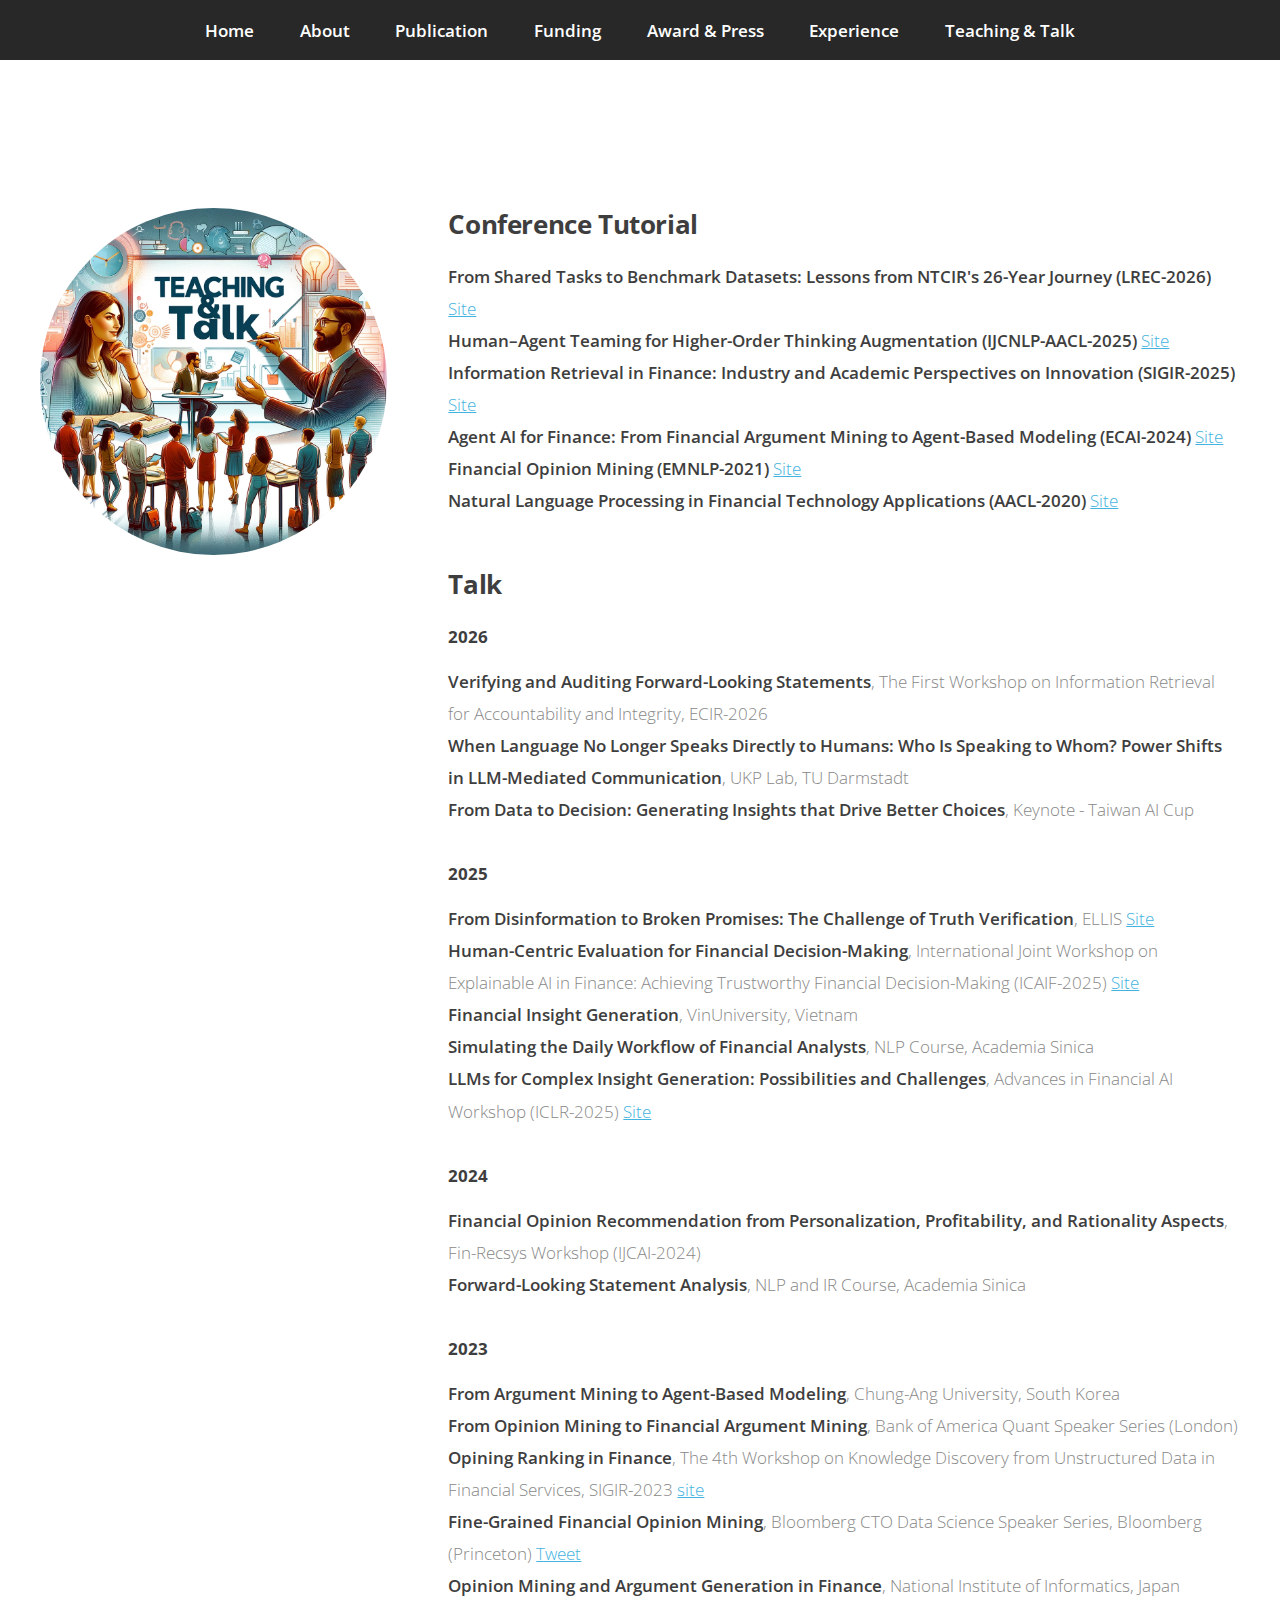
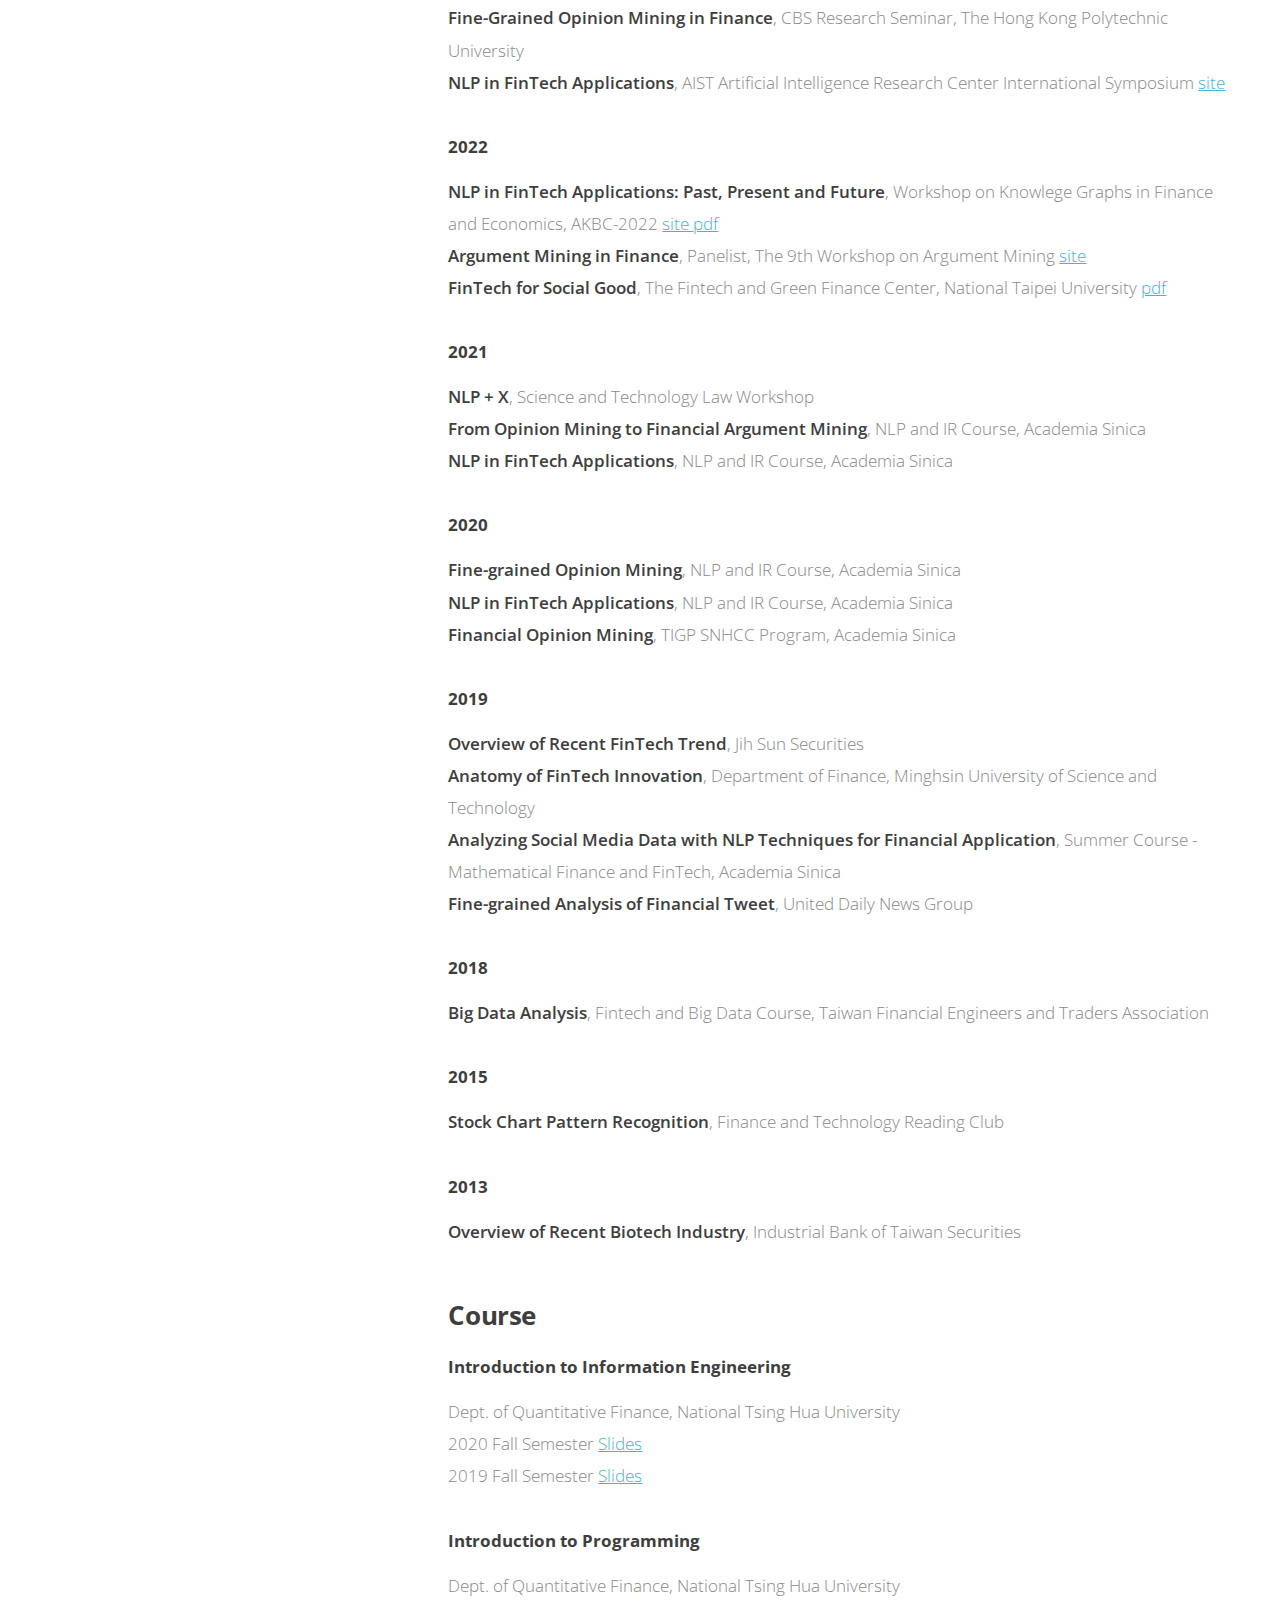
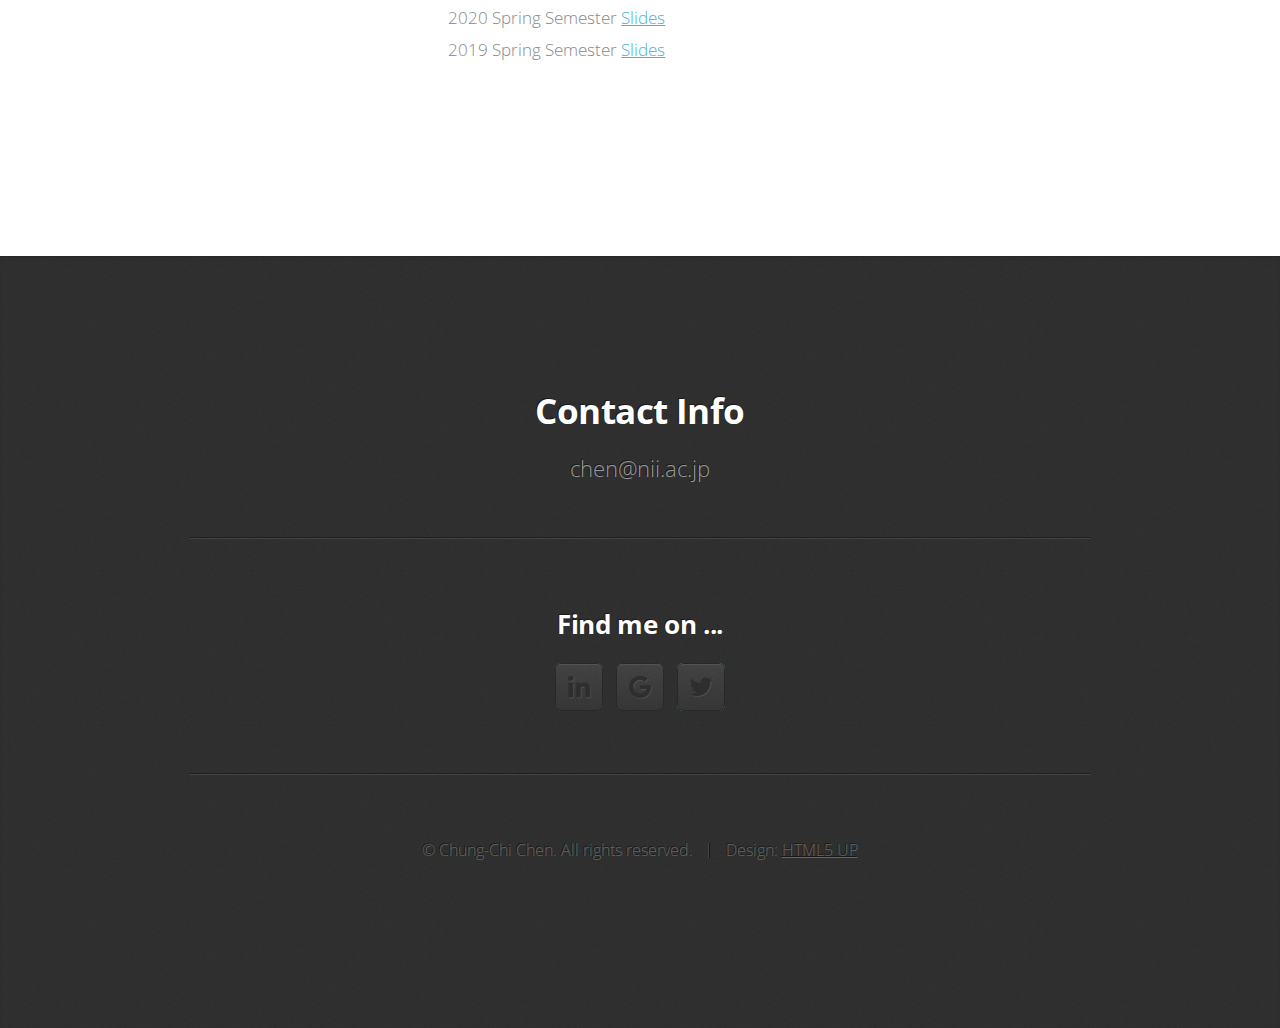
<file: teaching.html>
<!DOCTYPE HTML>
<!--
	Miniport by HTML5 UP
	html5up.net | @ajlkn
	Free for personal and commercial use under the CCA 3.0 license (html5up.net/license)
-->
<html>
	<head>
		<title>Chung-Chi Chen</title>
		<meta charset="utf-8" />
		<meta name="viewport" content="width=device-width, initial-scale=1" />
		<!--[if lte IE 8]><script src="assets/js/ie/html5shiv.js"></script><![endif]-->
		<link rel="stylesheet" href="assets/css/main.css" />
		<!--[if lte IE 8]><link rel="stylesheet" href="assets/css/ie8.css" /><![endif]-->
		<!--[if lte IE 9]><link rel="stylesheet" href="assets/css/ie9.css" /><![endif]-->
	</head>
	<body>

		<!-- Nav -->
			<nav id="nav">
				<ul class="container">
					<li><a href="index.html">Home</a></li>
					<li><a href="about.html">About</a></li>
					<li><a href="publication.html">Publication</a></li>
        				<li><a href="funding.html">Funding</a></li>
					<li><a href="award.html">Award & Press</a></li>
					<li><a href="experience.html">Experience</a></li>
					<li><a href="teaching.html">Teaching & Talk</a></li>
				</ul>
			</nav>

		<!-- Home -->
			<div class="wrapper style1 first">
				<article class="container" id="top">
					<div class="row">
						<div class="4u 12u(mobile)">
                            <span class="image fit"><img src="images/teaching.png" alt="" /></span>
                            <!--<span class="icon featured fa-pencil-square-o fa-3x" style="color:#99BBFF"></span>-->
						</div>
						
						<div class="8u 12u(mobile)">

							<h3>Conference Tutorial</h3>
							<strong>From Shared Tasks to Benchmark Datasets: Lessons from NTCIR's 26-Year Journey (LREC-2026)</strong> <a href="sites/LREC2026.html"> Site </a>
							<br>
        						<strong>Human–Agent Teaming for Higher-Order Thinking Augmentation (IJCNLP-AACL-2025)</strong> <a href="sites/aacl2025.html"> Site </a>
                            <br>
							<strong>Information Retrieval in Finance: Industry and Academic Perspectives on Innovation (SIGIR-2025)</strong> <a href="https://sites.google.com/view/irfin/home">Site</a>
							<br>
							<strong>Agent AI for Finance: From Financial Argument Mining to Agent-Based Modeling (ECAI-2024)</strong> <a href="https://sites.google.com/view/finagent/home">Site</a>
							<br>
							<strong>Financial Opinion Mining (EMNLP-2021)</strong> <a href="https://sites.google.com/nlg.csie.ntu.edu.tw/financial-opinion-mining/home">Site</a>						
							<br>
							<strong>Natural Language Processing in Financial Technology Applications (AACL-2020)</strong> <a href="https://sites.google.com/nlg.csie.ntu.edu.tw/nlpfintech">Site</a>     
							<p>
							
							<h3>Talk</h3>
							<h4>2026</h4>
							<strong>Verifying and Auditing Forward-Looking Statements</strong>, The First Workshop on Information Retrieval for Accountability and Integrity, ECIR-2026
							<br>
							<strong>When Language No Longer Speaks Directly to Humans: Who Is Speaking to Whom? Power Shifts in LLM-Mediated Communication</strong>, UKP Lab, TU Darmstadt
    							<br>
    							<strong>From Data to Decision: Generating Insights that Drive Better Choices</strong>, Keynote - Taiwan AI Cup
    							<br>
    							<br>
							<h4>2025</h4>
							<strong>From Disinformation to Broken Promises: The Challenge of Truth Verification</strong>, ELLIS <a href="https://sites.google.com/view/ellis-mis2025/"> Site </a>
    							<br>
                            <strong>Human-Centric Evaluation for Financial Decision-Making</strong>, International Joint Workshop on Explainable AI in Finance: Achieving Trustworthy Financial Decision-Making (ICAIF-2025) <a href="https://sites.google.com/view/2025-workshop-explainable-ai/speakers-and-panelists?authuser=0"> Site </a>
                            <br>
							<strong>Financial Insight Generation</strong>, VinUniversity, Vietnam
							<br>
							<strong>Simulating the Daily Workflow of Financial Analysts</strong>, NLP Course, Academia Sinica
							<br>
							<strong>LLMs for Complex Insight Generation: Possibilities and Challenges</strong>, Advances in Financial AI Workshop (ICLR-2025) <a href="https://sites.google.com/view/financialaiiclr25/home"> Site </a>
							<br>
							<br>
							<h4>2024</h4>
							<strong>Financial Opinion Recommendation from Personalization, Profitability, and Rationality Aspects</strong>, Fin-Recsys Workshop (IJCAI-2024)
							<br>
							<strong>Forward-Looking Statement Analysis</strong>, NLP and IR Course, Academia Sinica
							<br>
							<br>
							<h4>2023</h4>
							<strong>From Argument Mining to Agent-Based Modeling</strong>, Chung-Ang University, South Korea
							<br>
							<strong>From Opinion Mining to Financial Argument Mining</strong>, Bank of America Quant Speaker Series (London)
							<br>
							<strong>Opining Ranking in Finance</strong>, The 4th Workshop on Knowledge Discovery from Unstructured Data in Financial Services, SIGIR-2023 <a href="https://kdf-workshop.github.io/kdf23/"> site </a>
							<br>
							<strong>Fine-Grained Financial Opinion Mining</strong>, Bloomberg CTO Data Science Speaker Series, Bloomberg (Princeton) <a href="https://twitter.com/TechAtBloomberg/status/1651232176267055105"> Tweet </a>
							<br>
							<strong>Opinion Mining and Argument Generation in Finance</strong>, National Institute of Informatics, Japan
							<br>
							<strong>Fine-Grained Opinion Mining in Finance</strong>, CBS Research Seminar, The Hong Kong Polytechnic University
							<br>
							<strong>NLP in FinTech Applications</strong>, AIST Artificial Intelligence Research Center International Symposium <a href="https://www.airc.aist.go.jp/en/info_details/symposium230203.html"> site </a>
							<br>
							<br>
							<h4>2022</h4>
							<strong>NLP in FinTech Applications: Past, Present and Future</strong>, Workshop on Knowlege Graphs in Finance and Economics, AKBC-2022 <a href= "https://finance-at-akbc.bubbleapps.io/"> site </a> <a href= "https://arxiv.org/pdf/2211.06431.pdf"> pdf </a>
							<br>
							<strong>Argument Mining in Finance</strong>, Panelist, The 9th Workshop on Argument Mining <a href= "https://argmining-org.github.io/2022/index.html#committee"> site </a>
							<br>
							<strong>FinTech for Social Good</strong>, The Fintech and Green Finance Center, National Taipei University <a href= "https://arxiv.org/pdf/2211.06431.pdf"> pdf </a>
							
							<br>
							<br>
							<h4>2021</h4>
							<strong>NLP + X</strong>, Science and Technology Law Workshop
							<br>
							<strong>From Opinion Mining to Financial Argument Mining</strong>, NLP and IR Course, Academia Sinica
							<br>
							<strong>NLP in FinTech Applications</strong>, NLP and IR Course, Academia Sinica
							<br>
							<br>
							<h4>2020</h4>
							<strong>Fine-grained Opinion Mining</strong>, NLP and IR Course, Academia Sinica
							<br>
							<strong>NLP in FinTech Applications</strong>, NLP and IR Course, Academia Sinica
							<br>
							<strong>Financial Opinion Mining</strong>, TIGP SNHCC Program, Academia Sinica
							<br>
							<br>
							<h4>2019</h4>
							<strong>Overview of Recent FinTech Trend</strong>, Jih Sun Securities
							<br>
							<strong>Anatomy of FinTech Innovation</strong>, Department of Finance, Minghsin University of Science and Technology 
							<br>
							<strong>Analyzing Social Media Data with NLP Techniques for Financial Application</strong>, Summer Course - Mathematical Finance and FinTech, Academia Sinica
							<br>
							<strong>Fine-grained Analysis of Financial Tweet</strong>, United Daily News Group
							<br>
							<br>
							<h4>2018</h4>
							<strong>Big Data Analysis</strong>, Fintech and Big Data Course, Taiwan Financial Engineers and Traders Association
							<br>
							<br>
							<h4>2015</h4>
							<strong>Stock Chart Pattern Recognition</strong>, Finance and Technology Reading Club
							<br>
							<br>
							<h4>2013</h4>
							<strong>Overview of Recent Biotech Industry</strong>, Industrial Bank of Taiwan Securities
							<p>
							
							
							<h3>Course</h3>
							<h4>Introduction to Information Engineering</h4> 
							Dept. of Quantitative Finance, National Tsing Hua University
							<br>
							2020 Fall Semester <a href="https://drive.google.com/drive/folders/1RPooDwWrZ4sAaSPCr4tDnN9Zb1_zT62T?usp=sharing">Slides</a> 
							<br>
							2019 Fall Semester <a href="https://drive.google.com/open?id=1pKVlgMIvD4YxjYtQ-uEtpzUwo0XIADOD">Slides</a> 
							<br>
							<br>
							<h4>Introduction to Programming</h4> 
							Dept. of Quantitative Finance, National Tsing Hua University
						    <br>
							2020 Spring Semester <a href="https://drive.google.com/open?id=1Npqo7U1qik9ccxcrhEXbgeL-ZDlytpxO">Slides</a>     
							<br>
							2019 Spring Semester <a href="https://drive.google.com/drive/folders/1oqAa02ltrL2U2Pd5h0dYQg0nkNQqYf7w?usp=sharing">Slides</a>     
							<p>
						</div>
					</div>
				</article>
			</div>


		<!-- Contact -->
			<div class="wrapper style4">
				<article id="contact" class="container 75%">
					<header>
						<h2>Contact Info</h2>
						<p>chen@nii.ac.jp</p>
					</header>
                    <div class="12u">
                            <hr />
                            <h3>Find me on ...</h3>
                            <ul class="social">
                     
								<li><a href="https://www.linkedin.com/in/chung-chi-chen-a6b8a6138/" class="icon fa-linkedin"><span class="label">LinkedIn</span></a></li>
                                	<li><a href="https://scholar.google.com.tw/citations?user=sJwWSg8AAAAJ&hl=zh-TW" class="icon fa-google"><span class="label">GoogleScholar</span></a></li>
                                	<li><a href="https://twitter.com/nlpfin" class="icon fa-twitter"><span class="label">Twitter</span></a></li>
							   <!-- 
                                <li><a href="#" class="icon fa-google-plus"><span class="label">Twitter</span></a></li>
                               <li><a href="" class="icon fa-facebook"><span class="label">Facebook</span></a></li>
							    <li><a href="#" class="icon fa-dribbble"><span class="label">Dribbble</span></a></li>
                                <li><a href="#" class="icon fa-linkedin"><span class="label">LinkedIn</span></a></li>
                                <li><a href="#" class="icon fa-tumblr"><span class="label">Tumblr</span></a></li>
                                <li><a href="#" class="icon fa-google-plus"><span class="label">Google+</span></a></li>
                                <li><a href="#" class="icon fa-github"><span class="label">Github</span></a></li>

                                <li><a href="#" class="icon fa-rss"><span>RSS</span></a></li>
                                <li><a href="#" class="icon fa-instagram"><span>Instagram</span></a></li>
                                <li><a href="#" class="icon fa-foursquare"><span>Foursquare</span></a></li>
                                <li><a href="#" class="icon fa-skype"><span>Skype</span></a></li>
                                <li><a href="#" class="icon fa-soundcloud"><span>Soundcloud</span></a></li>
                                <li><a href="#" class="icon fa-youtube"><span>YouTube</span></a></li>
                                <li><a href="#" class="icon fa-blogger"><span>Blogger</span></a></li>
                                <li><a href="#" class="icon fa-flickr"><span>Flickr</span></a></li>
                                <li><a href="#" class="icon fa-vimeo"><span>Vimeo</span></a></li>
                                -->
                            </ul>
                            <hr />
				    </div>

					<footer>
						<ul id="copyright">
							<li>&copy; Chung-Chi Chen. All rights reserved.</li><li>Design: <a href="http://html5up.net">HTML5 UP</a></li>
						</ul>
					</footer>
				</article>
			</div>

		<!-- Scripts -->
			<script src="assets/js/jquery.min.js"></script>
			<script src="assets/js/jquery.scrolly.min.js"></script>
			<script src="assets/js/skel.min.js"></script>
			<script src="assets/js/skel-viewport.min.js"></script>
			<script src="assets/js/util.js"></script>
			<!--[if lte IE 8]><script src="assets/js/ie/respond.min.js"></script><![endif]-->
			<script src="assets/js/main.js"></script>

	</body>
</html>
</file>
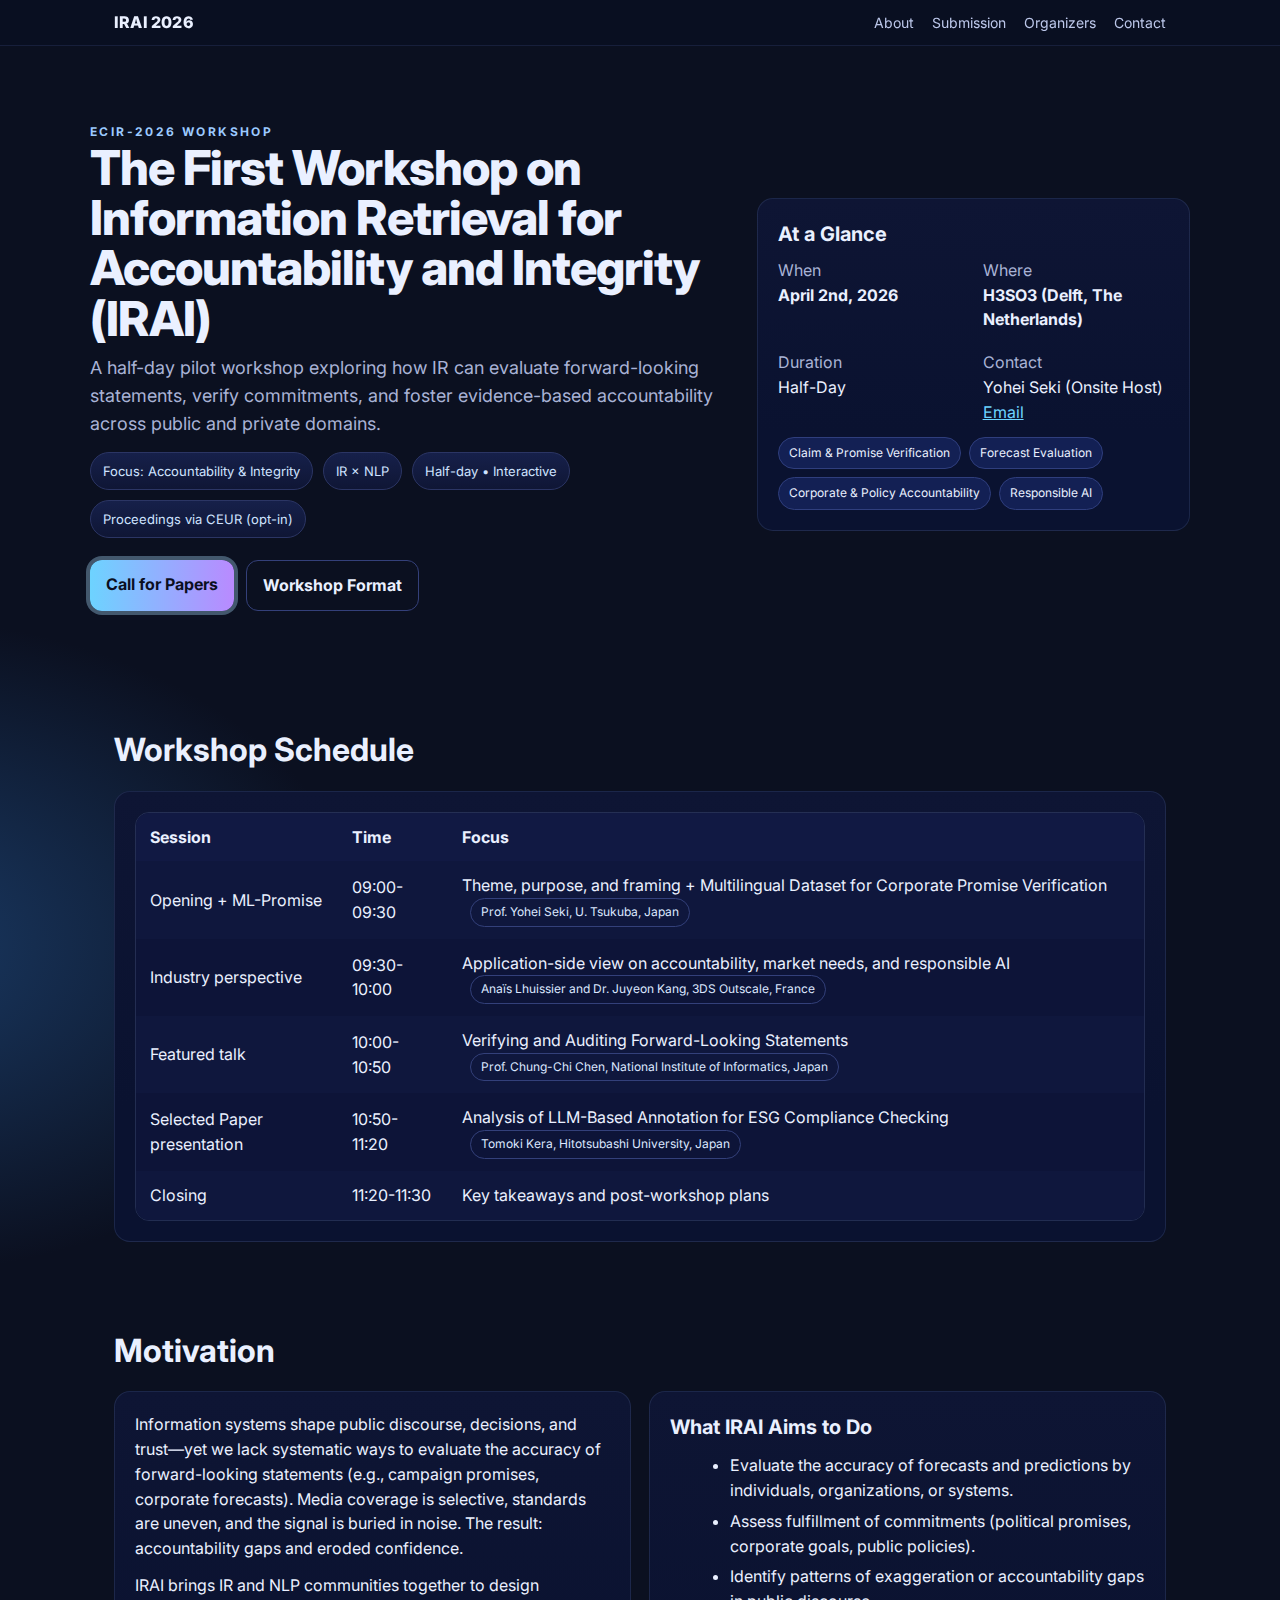
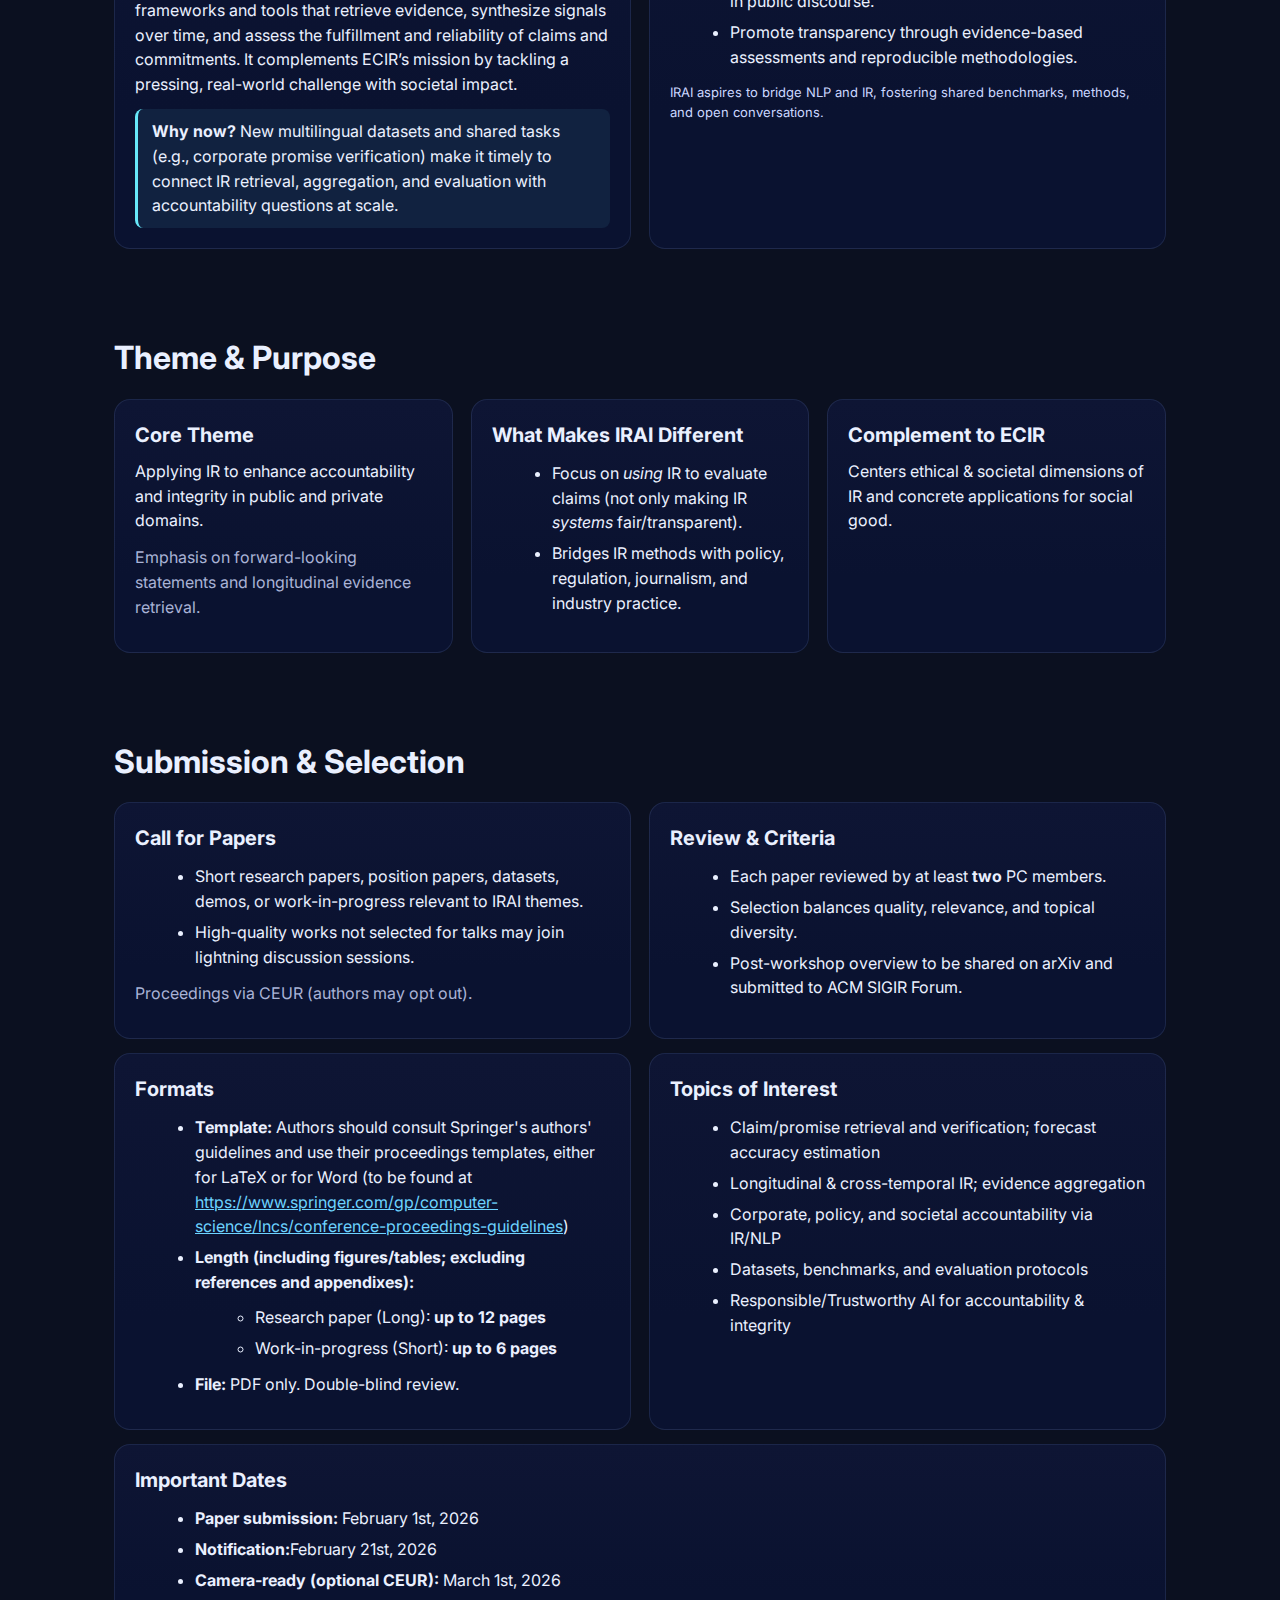
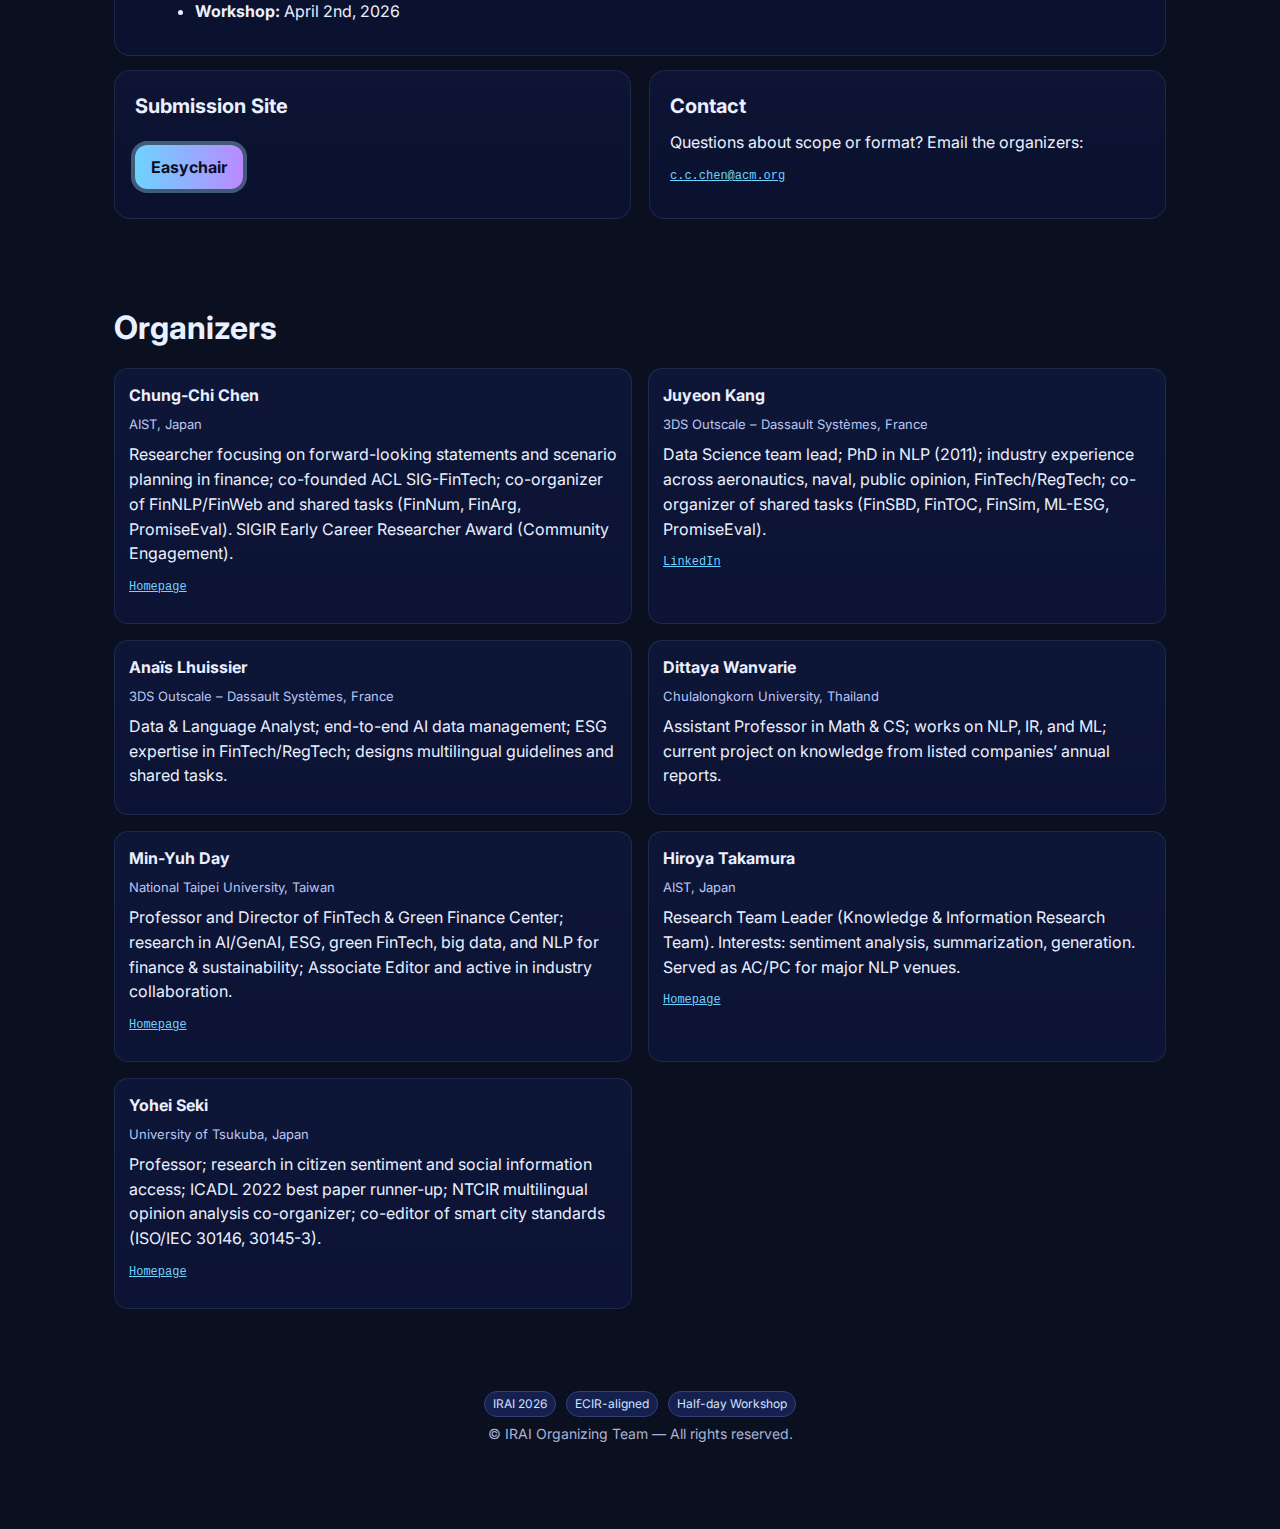
<file: sites/ECIR2026.html>
<!DOCTYPE html>
<html lang="en">
<head>
  <meta charset="utf-8" />
  <meta name="viewport" content="width=device-width, initial-scale=1" />
  <title>The First Workshop on Information Retrieval for Accountability and Integrity (IRAI)</title>
  <meta name="description" content="IRAI: Information Retrieval for Accountability and Integrity — a half-day workshop aligning IR with accountability, integrity, and forward-looking statements." />
  <link rel="preconnect" href="https://fonts.gstatic.com" crossorigin>
  <link href="https://fonts.googleapis.com/css2?family=Inter:wght@300;400;600;700;800&display=swap" rel="stylesheet">
  <style>
    :root{
      --bg: #0b1020;
      --bg-soft: #111735;
      --card: #121a3a;
      --muted: #a9b3d6;
      --text: #eaf0ff;
      --accent: #6dd3ff;
      --accent-2: #b98aff;
      --ring: rgba(173, 223, 255, .35);
      --ok: #67e8f9;
      --warn: #ffd166;
    }
    *{box-sizing:border-box}
    html,body{margin:0;background: radial-gradient(1200px 700px at 80% -10%, #1b2761 0%, transparent 60%), radial-gradient(900px 600px at -10% 20%, #1a3b66 0%, transparent 55%), var(--bg); color: var(--text); font-family: Inter, system-ui, -apple-system, Segoe UI, Roboto, "Helvetica Neue", Arial, "Noto Sans", "Apple Color Emoji","Segoe UI Emoji", "Segoe UI Symbol"; line-height:1.55}
    a{color: var(--accent)}
    header{position:relative; overflow:hidden}
    .wrap{max-width:1100px; margin:0 auto; padding:24px}
    .hero{
      display:grid; gap:18px; padding:72px 0 48px; align-items:center;
      grid-template-columns: 1.2fr 0.8fr;
    }
    .hero h1{
      font-size: clamp(28px, 4.4vw, 48px);
      line-height:1.05; margin:0 0 10px; font-weight:800;
      letter-spacing: -0.02em;
    }
    .sub{color:var(--muted); font-size: clamp(15px, 2.2vw, 18px)}
    .chipbar{display:flex; flex-wrap:wrap; gap:10px; margin-top:14px}
    .chip{border:1px solid #2b3564; background: linear-gradient(180deg, #16204a, #0f1635); color:#cfe3ff; padding:8px 12px; border-radius:999px; font-size:13px}
    .cta{display:flex; gap:12px; margin-top:22px; flex-wrap:wrap}
    .btn{background: linear-gradient(90deg, var(--accent), var(--accent-2)); color:#0b0f1f; padding:12px 16px; border-radius:12px; font-weight:700; border:none; cursor:pointer; text-decoration:none; box-shadow: 0 0 0 4px var(--ring); transition: transform .08s ease}
    .btn:hover{transform: translateY(-1px)}
    .btn.secondary{background:transparent; color:var(--text); border:1px solid #34407a; box-shadow:none}
    nav{position:sticky; top:0; z-index:20; backdrop-filter: blur(8px); background: rgba(10,14,34,.55); border-bottom:1px solid rgba(120,145,255,.12)}
    nav .navwrap{max-width:1100px; margin:0 auto; padding:10px 24px; display:flex; align-items:center; justify-content:space-between}
    .brand{font-weight:800; letter-spacing:.2px}
    .navlinks{display:flex; gap:18px; flex-wrap:wrap}
    .navlinks a{color:#cfdbff; text-decoration:none; font-size:14px; opacity:.9}
    .grid{display:grid; gap:18px}
    .card{background: linear-gradient(180deg, #0e1534 0%, #0a1230 70%); border:1px solid rgba(160,189,255,.12); border-radius:16px; padding:20px}
    .card h3{margin:0 0 8px; font-size:20px}
    section{padding:42px 0}
    h2{font-size: clamp(22px, 3.3vw, 32px); margin:0 0 16px}
    p{margin:0 0 12px}
    .two{grid-template-columns: repeat(2, minmax(0,1fr))}
    .three{grid-template-columns: repeat(3, minmax(0,1fr))}
    .muted{color:var(--muted)}
    .badge{display:inline-block; padding:3px 8px; border-radius:999px; font-size:12px; background:#15204f; border:1px solid #33407a; color:#cfe3ff}
    ul, ol{margin:10px 0 12px 20px}
    li{margin:6px 0}
    .schedule{width:100%; border-collapse:separate; border-spacing:0; overflow:hidden; border-radius:14px; border:1px solid rgba(160,189,255,.16)}
    .schedule th, .schedule td{padding:12px 14px; text-align:left}
    .schedule thead{background:#111943}
    .schedule tbody tr:nth-child(odd){background:#0f173d}
    .schedule tbody tr:nth-child(even){background:#0d1438}
    .pill{display:inline-block; padding:4px 10px; border-radius:999px; font-size:12px; margin-left:8px; border:1px solid #33407a; color:#dce7ff}
    .people{display:grid; grid-template-columns: repeat(2, minmax(0,1fr)); gap:16px}
    .person{background: linear-gradient(180deg, #0e1638, #0c1334); border:1px solid rgba(160,189,255,.12); border-radius:14px; padding:14px}
    .person h4{margin:0 0 6px}
    .affil{font-size:13px; color:#b9c6f2; margin-bottom:8px}
    .foot{padding:40px 0 60px; color:#b8c7ff; font-size:14px}
    .kicker{letter-spacing:.2em; text-transform:uppercase; color:#9ccaff; font-weight:700; font-size:12px}
    .tags{display:flex; flex-wrap:wrap; gap:8px}
    .tag{font-size:12px; background:#132054; border:1px solid #2f3e7d; padding:6px 10px; border-radius:999px}
    .callout{border-left:3px solid var(--ok); padding:10px 14px; background:rgba(103,232,249,.08); border-radius:8px}
    .note{font-size:13px; color:#cbd7ff}
    .center{display:flex; justify-content:center; align-items:center}
    .mono{font-family: ui-monospace, SFMono-Regular, Menlo, Monaco, Consolas, "Liberation Mono", "Courier New", monospace; font-size:12px}
    @media (max-width: 900px){
      .hero{grid-template-columns: 1fr}
      .two, .three{grid-template-columns: 1fr}
      .people{grid-template-columns:1fr}
    }
  </style>
</head>
<body>

  <nav>
    <div class="navwrap">
      <div class="brand">IRAI 2026</div>
      <div class="navlinks">
        <a href="#about">About</a>
        <a href="#submission">Submission</a>
        <a href="#organizers">Organizers</a>
        <a href="#contact">Contact</a>
      </div>
    </div>
  </nav>

  <header>
    <div class="wrap hero">
      <div>
        <span class="kicker">ECIR-2026 Workshop</span>
        <h1>The First Workshop on Information Retrieval for Accountability and Integrity (IRAI)</h1>
        <p class="sub">
          A half-day pilot workshop exploring how IR can evaluate forward-looking statements,
          verify commitments, and foster evidence-based accountability across public and private domains.
        </p>
        <div class="chipbar">
          <div class="chip">Focus: Accountability & Integrity</div>
          <div class="chip">IR × NLP</div>
          <div class="chip">Half-day • Interactive</div>
          <div class="chip">Proceedings via CEUR (opt-in)</div>
        </div>
        <div class="cta">
          <a class="btn" href="#submission">Call for Papers</a>
          <a class="btn secondary" href="#schedule">Workshop Format</a>
        </div>
      </div>
      <div>
        <div class="card">
          <h3>At a Glance</h3>
          <div class="grid two">
            <div>
              <div class="muted">When</div>
              <div><strong>April 2nd, 2026</strong></div>
            </div>
            <div>
              <div class="muted">Where</div>
              <div><strong>H3SO3 (Delft, The Netherlands)</strong></div>
            </div>
            <div>
              <div class="muted">Duration</div>
              <div>Half-Day</div>
            </div>
            <div>
            <div class="muted">Contact</div>
              <div>Yohei Seki (Onsite Host) 
                <a href="mailto:yohei@slis.tsukuba.ac.jp">Email</a>
              </div>
            </div>
          </div>
          <div class="tags" style="margin-top:12px">
            <span class="tag">Claim & Promise Verification</span>
            <span class="tag">Forecast Evaluation</span>
            <span class="tag">Corporate & Policy Accountability</span>
            <span class="tag">Responsible AI</span>
          </div>
        </div>
      </div>
    </div>
  </header>

  <main class="wrap">
  
      <section id="schedule">
    <h2>Workshop Schedule</h2>
    <div class="card">
      <table class="schedule">
        <thead>
          <tr>
            <th>Session</th>
            <th>Time</th>
            <th>Focus</th>
          </tr>
        </thead>
        <tbody>
          <tr>
            <td>Opening + ML-Promise</td>
            <td>09:00-09:30</td>
            <td>
              Theme, purpose, and framing + Multilingual Dataset for Corporate Promise Verification
              <span class="pill">
              <a href="https://trios.tsukuba.ac.jp/researcher/2520" target="_blank" rel="noopener" style="color:inherit; text-decoration:none;">
              Prof. Yohei Seki, U. Tsukuba, Japan</span>
              </a>
            </td>
          </tr>
          <tr>
            <td>Industry perspective</td>
            <td>09:30-10:00</td>
            <td>
              Application-side view on accountability, market needs, and responsible AI
              <a href="https://www.3ds.com/products/outscale" target="_blank" rel="noopener" style="color:inherit; text-decoration:none;">
              <span class="pill">Anaïs Lhuissier and Dr. Juyeon Kang, 3DS Outscale, France</span>
              </a>
            </td>
          </tr>
          <tr>
            <td>Featured talk</td>
            <td>10:00-10:50</td>
            <td>
              Verifying and Auditing Forward-Looking Statements
              <span class="pill">  
              <a href="https://haalab.github.io/" target="_blank" rel="noopener" style="color:inherit; text-decoration:none;">
              Prof. Chung-Chi Chen, National Institute of Informatics, Japan</span>
              </a>
            </td>
          </tr>
          <tr>
            <td>Selected Paper presentation</td>
            <td>10:50-11:20</td>
            <td>
              Analysis of LLM-Based Annotation for ESG Compliance Checking
              <span class="pill">Tomoki Kera, Hitotsubashi University, Japan</span>
            </td>
          </tr>
          <tr>
            <td>Closing</td>
            <td>11:20-11:30</td>
            <td>Key takeaways and post-workshop plans</td>
          </tr>
        </tbody>
      </table>
    </div>
  </section>

    <section id="about">
      <h2>Motivation</h2>
      <div class="grid two">
        <div class="card">
          <p>
            Information systems shape public discourse, decisions, and trust—yet we lack systematic ways to evaluate
            the accuracy of forward-looking statements (e.g., campaign promises, corporate forecasts).
            Media coverage is selective, standards are uneven, and the signal is buried in noise.
            The result: accountability gaps and eroded confidence.
          </p>
          <p>
            IRAI brings IR and NLP communities together to design frameworks and tools that retrieve evidence,
            synthesize signals over time, and assess the fulfillment and reliability of claims and commitments.
            It complements ECIR’s mission by tackling a pressing, real-world challenge with societal impact.
          </p>
          <div class="callout">
            <strong>Why now?</strong> New multilingual datasets and shared tasks (e.g., corporate promise verification)
            make it timely to connect IR retrieval, aggregation, and evaluation with accountability questions at scale.
          </div>
        </div>
        <div class="card">
          <h3>What IRAI Aims to Do</h3>
          <ul>
            <li>Evaluate the accuracy of forecasts and predictions by individuals, organizations, or systems.</li>
            <li>Assess fulfillment of commitments (political promises, corporate goals, public policies).</li>
            <li>Identify patterns of exaggeration or accountability gaps in public discourse.</li>
            <li>Promote transparency through evidence-based assessments and reproducible methodologies.</li>
          </ul>
          <p class="note">
            IRAI aspires to bridge NLP and IR, fostering shared benchmarks, methods, and open conversations.
          </p>
        </div>
      </div>
    </section>

    <section id="themes">
      <h2>Theme & Purpose</h2>
      <div class="grid three">
        <div class="card">
          <h3>Core Theme</h3>
          <p>Applying IR to enhance accountability and integrity in public and private domains.</p>
          <p class="muted">Emphasis on forward-looking statements and longitudinal evidence retrieval.</p>
        </div>
        <div class="card">
          <h3>What Makes IRAI Different</h3>
          <ul>
            <li>Focus on <em>using</em> IR to evaluate claims (not only making IR <em>systems</em> fair/transparent).</li>
            <li>Bridges IR methods with policy, regulation, journalism, and industry practice.</li>
          </ul>
        </div>
        <div class="card">
          <h3>Complement to ECIR</h3>
          <p>Centers ethical &amp; societal dimensions of IR and concrete applications for social good.</p>
        </div>
      </div>
    </section>
    
    
    
    
    <section id="submission">
      <h2>Submission &amp; Selection</h2>
    
      <div class="grid two">
        <div class="card">
          <h3>Call for Papers</h3>
          <ul>
            <li>Short research papers, position papers, datasets, demos, or work-in-progress relevant to IRAI themes.</li>
            <li>High-quality works not selected for talks may join lightning discussion sessions.</li>
          </ul>
          <p class="muted">Proceedings via CEUR (authors may opt out).</p>
        </div>
    
        <div class="card">
          <h3>Review &amp; Criteria</h3>
          <ul>
            <li>Each paper reviewed by at least <strong>two</strong> PC members.</li>
            <li>Selection balances quality, relevance, and topical diversity.</li>
            <li>Post-workshop overview to be shared on arXiv and submitted to ACM SIGIR Forum.</li>
          </ul>
        </div>
      </div>
    
      <div class="grid two" style="margin-top:14px">
        <div class="card">
          <h3>Formats</h3>
          <ul>
            <li><strong>Template:</strong> Authors should consult Springer's authors' guidelines and use their proceedings templates, either for LaTeX or for Word (to be found at <a href="https://www.springer.com/gp/computer-science/lncs/conference-proceedings-guidelines">https://www.springer.com/gp/computer-science/lncs/conference-proceedings-guidelines</a>)</li>
            <li><strong>Length (including figures/tables; excluding references and appendixes):</strong>
              <ul>
                <li>Research paper (Long): <strong>up to 12 pages</strong></li>
                <li>Work-in-progress (Short): <strong>up to 6 pages</strong></li>
              </ul>
            </li>
            <li><strong>File:</strong> PDF only. Double-blind review.</li>
          </ul>
        </div>
    
        <div class="card">
          <h3>Topics of Interest</h3>
          <ul>
            <li>Claim/promise retrieval and verification; forecast accuracy estimation</li>
            <li>Longitudinal &amp; cross-temporal IR; evidence aggregation</li>
            <li>Corporate, policy, and societal accountability via IR/NLP</li>
            <li>Datasets, benchmarks, and evaluation protocols</li>
            <li>Responsible/Trustworthy AI for accountability &amp; integrity</li>
          </ul>
        </div>
      </div>

  <div class="card" style="margin-top:14px">
    <h3>Important Dates</h3>
    <ul>
      <li><strong>Paper submission:</strong> February 1st, 2026</li>
      <li><strong>Notification:</strong>February 21st, 2026</li>
      <li><strong>Camera-ready (optional CEUR):</strong> March 1st, 2026 </li>
      <li><strong>Workshop:</strong> April 2nd, 2026</li>
    </ul>
  </div>

  <div class="grid two" style="margin-top:14px">
    <div class="card">
      <h3>Submission Site</h3>
      <br>
        <a class="btn" href="https://easychair.org/conferences?conf=irai2026" aria-disabled="true" onclick="return false;">Easychair</a>
      </p>
    </div>

    <div class="card">
      <h3>Contact</h3>
      <p>Questions about scope or format? Email the organizers:</p>
      <p class="mono">
        <a href="mailto:c.c.chen@acm.org">c.c.chen@acm.org</a> 
      </p>
    </div>
  </div>
</section>


   

    <section id="organizers">
      <h2>Organizers</h2>
      <div class="people" style="margin-top:12px">
        <div class="person">
          <h4>Chung-Chi Chen</h4>
          <div class="affil">AIST, Japan</div>
          <p>Researcher focusing on forward-looking statements and scenario planning in finance; co-founded ACL SIG-FinTech; co-organizer of FinNLP/FinWeb and shared tasks (FinNum, FinArg, PromiseEval). SIGIR Early Career Researcher Award (Community Engagement).</p>
          <p class="mono"><a href="https://haalab.github.io/" target="_blank" rel="noopener">Homepage</a></p>
        </div>
        <div class="person">
          <h4>Juyeon Kang</h4>
          <div class="affil">3DS Outscale – Dassault Systèmes, France</div>
          <p>Data Science team lead; PhD in NLP (2011); industry experience across aeronautics, naval, public opinion, FinTech/RegTech; co-organizer of shared tasks (FinSBD, FinTOC, FinSim, ML-ESG, PromiseEval).</p>
          <p class="mono"><a href="https://www.linkedin.com/in/juyeon-kang-b978ba69" target="_blank" rel="noopener">LinkedIn</a></p>
        </div>
        <div class="person">
          <h4>Anaïs Lhuissier</h4>
          <div class="affil">3DS Outscale – Dassault Systèmes, France</div>
          <p>Data & Language Analyst; end-to-end AI data management; ESG expertise in FinTech/RegTech; designs multilingual guidelines and shared tasks.</p>
        </div>
        <div class="person">
          <h4>Dittaya Wanvarie</h4>
          <div class="affil">Chulalongkorn University, Thailand</div>
          <p>Assistant Professor in Math & CS; works on NLP, IR, and ML; current project on knowledge from listed companies’ annual reports.</p>
        </div>
        <div class="person">
          <h4>Min-Yuh Day</h4>
          <div class="affil">National Taipei University, Taiwan</div>
          <p>Professor and Director of FinTech & Green Finance Center; research in AI/GenAI, ESG, green FinTech, big data, and NLP for finance & sustainability; Associate Editor and active in industry collaboration.</p>
          <p class="mono"><a href="https://web.ntpu.edu.tw/~myday/index.htm" target="_blank" rel="noopener">Homepage</a></p>
        </div>
        <div class="person">
          <h4>Hiroya Takamura</h4>
          <div class="affil">AIST, Japan</div>
          <p>Research Team Leader (Knowledge & Information Research Team). Interests: sentiment analysis, summarization, generation. Served as AC/PC for major NLP venues.</p>
          <p class="mono"><a href="https://sites.google.com/view/hjtakamura" target="_blank" rel="noopener">Homepage</a></p>
        </div>
        <div class="person">
          <h4>Yohei Seki</h4>
          <div class="affil">University of Tsukuba, Japan</div>
          <p>Professor; research in citizen sentiment and social information access; ICADL 2022 best paper runner-up; NTCIR multilingual opinion analysis co-organizer; co-editor of smart city standards (ISO/IEC 30146, 30145-3).</p>
          <p class="mono"> <a href="https://trios.tsukuba.ac.jp/researcher/2520" target="_blank" rel="noopener">Homepage</a></p>
        </div>
      </div>
    </section>



    <footer class="foot center">
      <div>
        <div class="center" style="gap:10px; margin-bottom:6px">
          <span class="badge">IRAI 2026</span>
          <span class="badge">ECIR-aligned</span>
          <span class="badge">Half-day Workshop</span>
        </div>
        <div class="center muted">© IRAI Organizing Team — All rights reserved.</div>
      </div>
    </footer>

  </main>
</body>
</html>
</file>
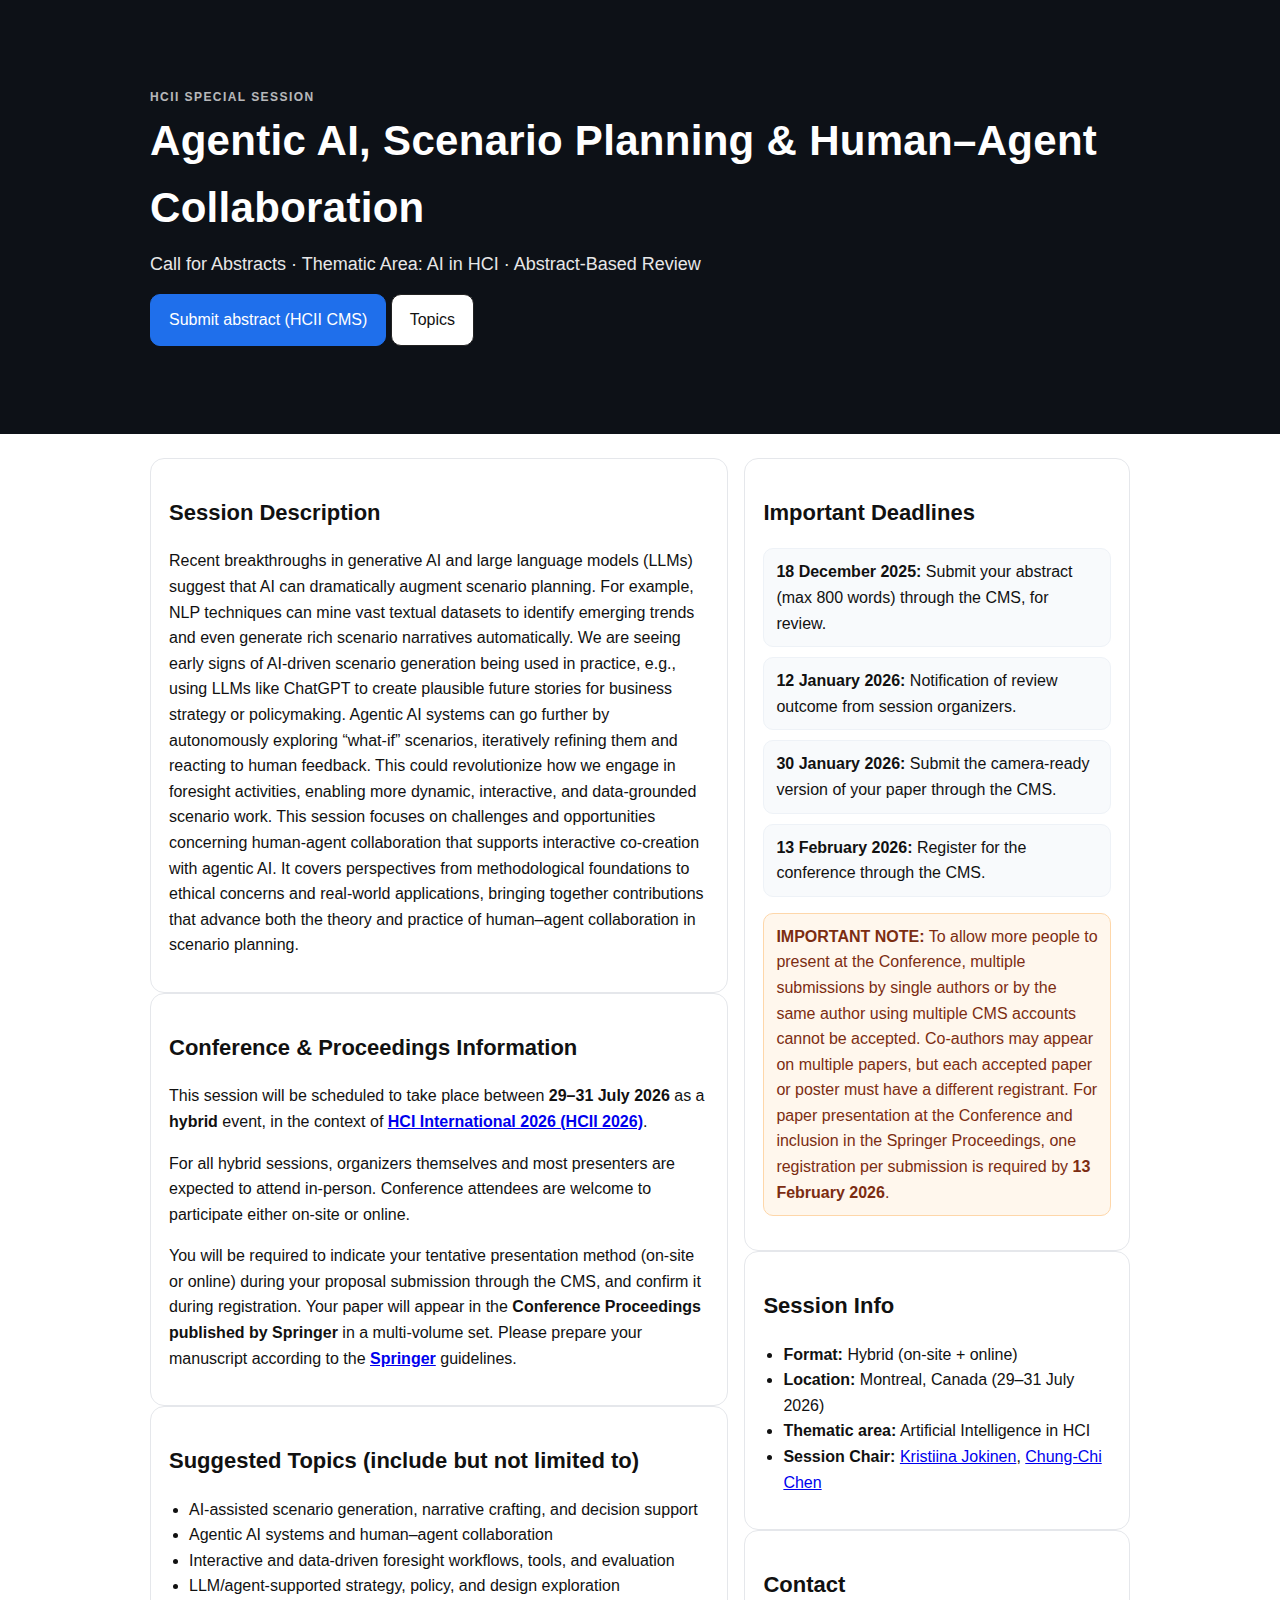
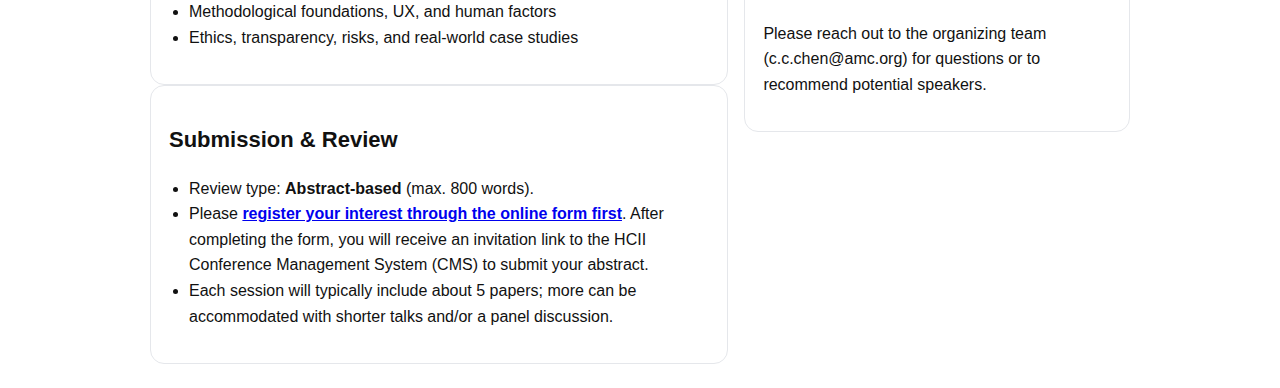
<file: sites/HCII2026.html>
<!doctype html>
<html lang="en">
<head>
  <meta charset="utf-8">
  <meta name="viewport" content="width=device-width, initial-scale=1">
  <title>HCII Special Session — Call for Abstracts</title>
  <style>
    :root { --max: 980px; }
    html, body { margin:0; padding:0; font-family: -apple-system, BlinkMacSystemFont, "Segoe UI", Roboto, "Helvetica Neue", Arial, "Noto Sans", "Apple Color Emoji", "Segoe UI Emoji", "Segoe UI Symbol"; line-height: 1.6; color: #111;}
    header { background: #0d1117; color: #fff; padding: 64px 20px; }
    header .wrap { max-width: var(--max); margin: 0 auto; }
    header h1 { margin: 0 0 8px; font-size: clamp(28px, 5vw, 42px); letter-spacing: .3px; }
    header p { margin: 6px 0; opacity: .9; font-size: clamp(16px, 3vw, 18px); }
    .wrap { max-width: var(--max); margin: 0 auto; padding: 24px 20px; }
    .cta { display:inline-block; padding: 12px 18px; border-radius: 10px; text-decoration: none; border:1px solid #222; }
    .cta.primary { background:#1f6feb; color:#fff; border-color:#1f6feb; }
    .cta.secondary { background:#fff; color:#111; }
    .grid { display:grid; grid-template-columns: 1fr; gap: 16px; }
    @media (min-width: 860px){ .grid { grid-template-columns: 1.2fr .8fr; } }
    h2 { margin-top: 18px; font-size: 22px; }
    .card { border: 1px solid #e5e7eb; border-radius: 14px; padding: 18px; }
    .meta { display:grid; grid-template-columns: 1fr; gap:10px; }
    .meta .item { padding: 10px 12px; border-radius: 10px; background: #f8fafc; border: 1px solid #eef2f7;}
    .kicker { text-transform: uppercase; letter-spacing: .12em; font-weight: 600; font-size: 12px; opacity:.7; }
    .lead { font-size: 18px; }
    ul { padding-left: 20px; }
    footer { border-top:1px solid #e5e7eb; margin-top: 20px; padding: 20px; font-size: 14px; color:#444;}
    .note { background:#fff7ed; border:1px solid #fed7aa; color:#7c2d12; padding:10px 12px; border-radius:10px; }
    .muted { color:#555; }
  </style>
</head>
<body>
  <header>
    <div class="wrap">
      <div class="kicker">HCII Special Session</div>
      <h1>Agentic AI, Scenario Planning &amp; Human–Agent Collaboration</h1>
      <p class="lead">Call for Abstracts · Thematic Area: AI in HCI · Abstract-Based Review</p>
      <div style="margin-top:16px">
        <a class="cta primary" href="https://docs.google.com/forms/d/e/1FAIpQLSdFmcKTBzN899oaEQ7i_H--W_B0R-g9lPGBW1obM-eamq58gQ/viewform?usp=header" title="Submit via HCII CMS">Submit abstract (HCII CMS)</a>
        <a class="cta secondary" href="#topics">Topics</a>
      </div>
    </div>
  </header>

  <main class="wrap">
    <div class="grid">
      <section>
        <div class="card">
          <h2>Session Description</h2>
          <p>Recent breakthroughs in generative AI and large language models (LLMs) suggest that AI can dramatically augment scenario planning. For example, NLP techniques can mine vast textual datasets to identify emerging trends and even generate rich scenario narratives automatically. We are seeing early signs of AI-driven scenario generation being used in practice, e.g., using LLMs like ChatGPT to create plausible future stories for business strategy or policymaking. Agentic AI systems can go further by autonomously exploring “what-if” scenarios, iteratively refining them and reacting to human feedback. This could revolutionize how we engage in foresight activities, enabling more dynamic, interactive, and data-grounded scenario work. This session focuses on challenges and opportunities concerning human-agent collaboration that supports interactive co-creation with agentic AI. It covers perspectives from methodological foundations to ethical concerns and real-world applications, bringing together contributions that advance both the theory and practice of human–agent collaboration in scenario planning.</p>
        </div>

        <div class="card">
          <h2>Conference &amp; Proceedings Information</h2>
          <p>This session will be scheduled to take place between <strong>29–31 July 2026</strong> as a <strong>hybrid</strong> event, in the context of <a href="https://2026.hci.international/"><strong>HCI International 2026 (HCII 2026)</strong></a>.</p>
          <p>For all hybrid sessions, organizers themselves and most presenters are expected to attend in‑person. Conference attendees are welcome to participate either on‑site or online.</p>
          <p>You will be required to indicate your tentative presentation method (on‑site or online) during your proposal submission through the CMS, and confirm it during registration. Your paper will appear in the <strong>Conference Proceedings published by Springer</strong> in a multi‑volume set. Please prepare your manuscript according to the <a href="https://www.springer.com/gp/computer-science/lncs/conference-proceedings-guidelines"><strong>Springer</strong></a> guidelines.</p>
        </div>

        <div class="card" id="topics">
          <h2>Suggested Topics (include but not limited to)</h2>
          <ul>
            <li>AI‑assisted scenario generation, narrative crafting, and decision support</li>
            <li>Agentic AI systems and human–agent collaboration</li>
            <li>Interactive and data‑driven foresight workflows, tools, and evaluation</li>
            <li>LLM/agent‑supported strategy, policy, and design exploration</li>
            <li>Methodological foundations, UX, and human factors</li>
            <li>Ethics, transparency, risks, and real‑world case studies</li>
          </ul>
        </div>

        <div class="card">
          <h2>Submission &amp; Review</h2>
          <ul>
            <li>Review type: <strong>Abstract‑based</strong> (max. 800 words).</li>
            <li>Please <a href="https://docs.google.com/forms/d/e/1FAIpQLSdFmcKTBzN899oaEQ7i_H--W_B0R-g9lPGBW1obM-eamq58gQ/viewform?usp=header"><strong>register your interest through the online form first</strong></a>. After completing the form, you will receive an invitation link to the  HCII Conference Management System (CMS) to submit your abstract.</li>
            <li>Each session will typically include about 5 papers; more can be accommodated with shorter talks and/or a panel discussion.</li>
          </ul>
        </div>
      </section>

      <aside>
        <div class="card">
          <h2>Important Deadlines</h2>
          <div class="meta">
            <div class="item"><strong>18 December 2025:</strong> Submit your abstract (max 800 words) through the CMS, for review.</div>
            <div class="item"><strong>12 January 2026:</strong> Notification of review outcome from session organizers.</div>
            <div class="item"><strong>30 January 2026:</strong> Submit the camera‑ready version of your paper through the CMS.</div>
            <div class="item"><strong>13 February 2026:</strong> Register for the conference through the CMS.</div>
          </div>
          <p class="note"><strong>IMPORTANT NOTE:</strong> To allow more people to present at the Conference, multiple submissions by single authors or by the same author using multiple CMS accounts cannot be accepted. Co‑authors may appear on multiple papers, but each accepted paper or poster must have a different registrant. For paper presentation at the Conference and inclusion in the Springer Proceedings, one registration per submission is required by <strong>13 February 2026</strong>.</p>
        </div>

        <div class="card">
          <h2>Session Info</h2>
          <ul>
            <li><strong>Format:</strong> Hybrid (on‑site + online)</li>
            <li><strong>Location:</strong> Montreal, Canada (29–31 July 2026)</li>
            <li><strong>Thematic area:</strong> Artificial Intelligence in HCI</li>
            <li><strong>Session Chair:</strong> <a href="https://www.kristiinajokinen.fi/">Kristiina Jokinen</a>, <a href="https://nlpfin.github.io/">Chung-Chi Chen</a></li>
          </ul>
        </div>

        <div class="card">
          <h2>Contact</h2>
          <p>Please reach out to the organizing team (c.c.chen@amc.org) for questions or to recommend potential speakers. </p>
        </div>
      </aside>
    </div>


  </main>
</body>
</html>
</file>
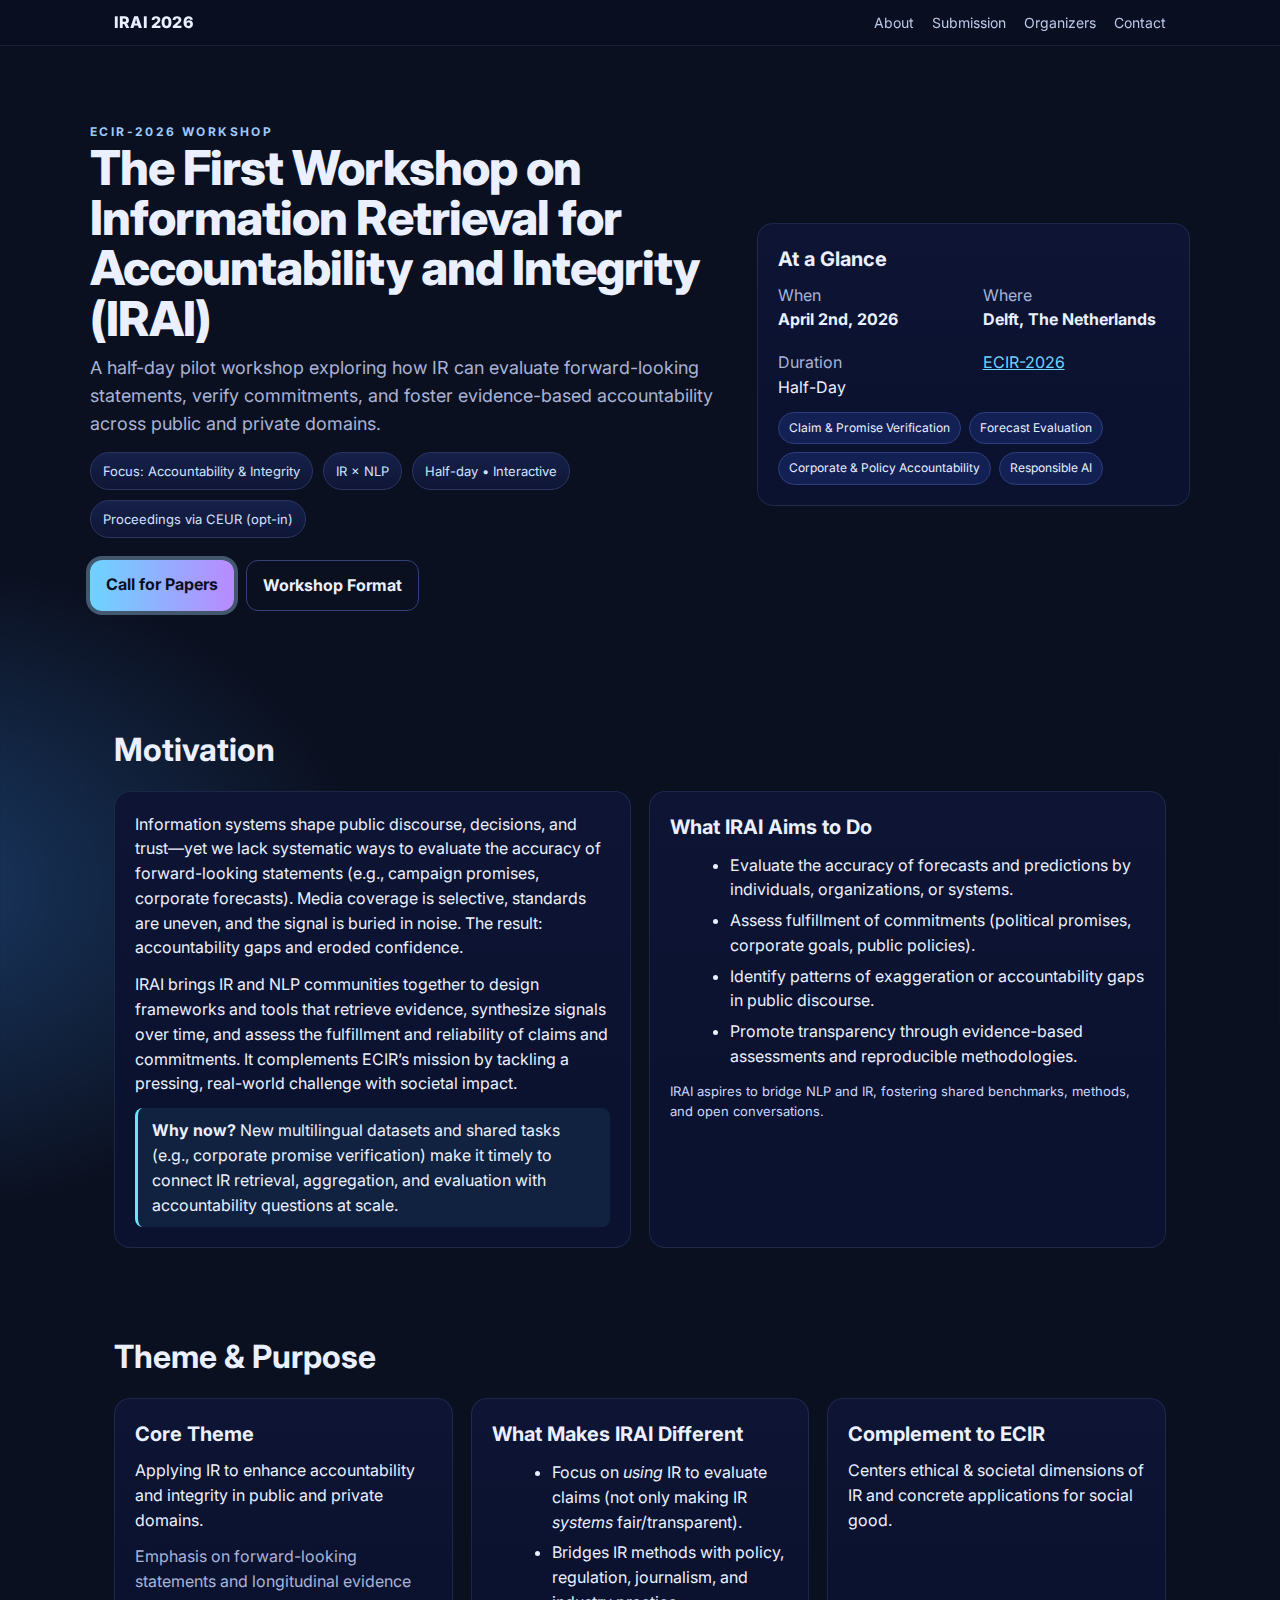
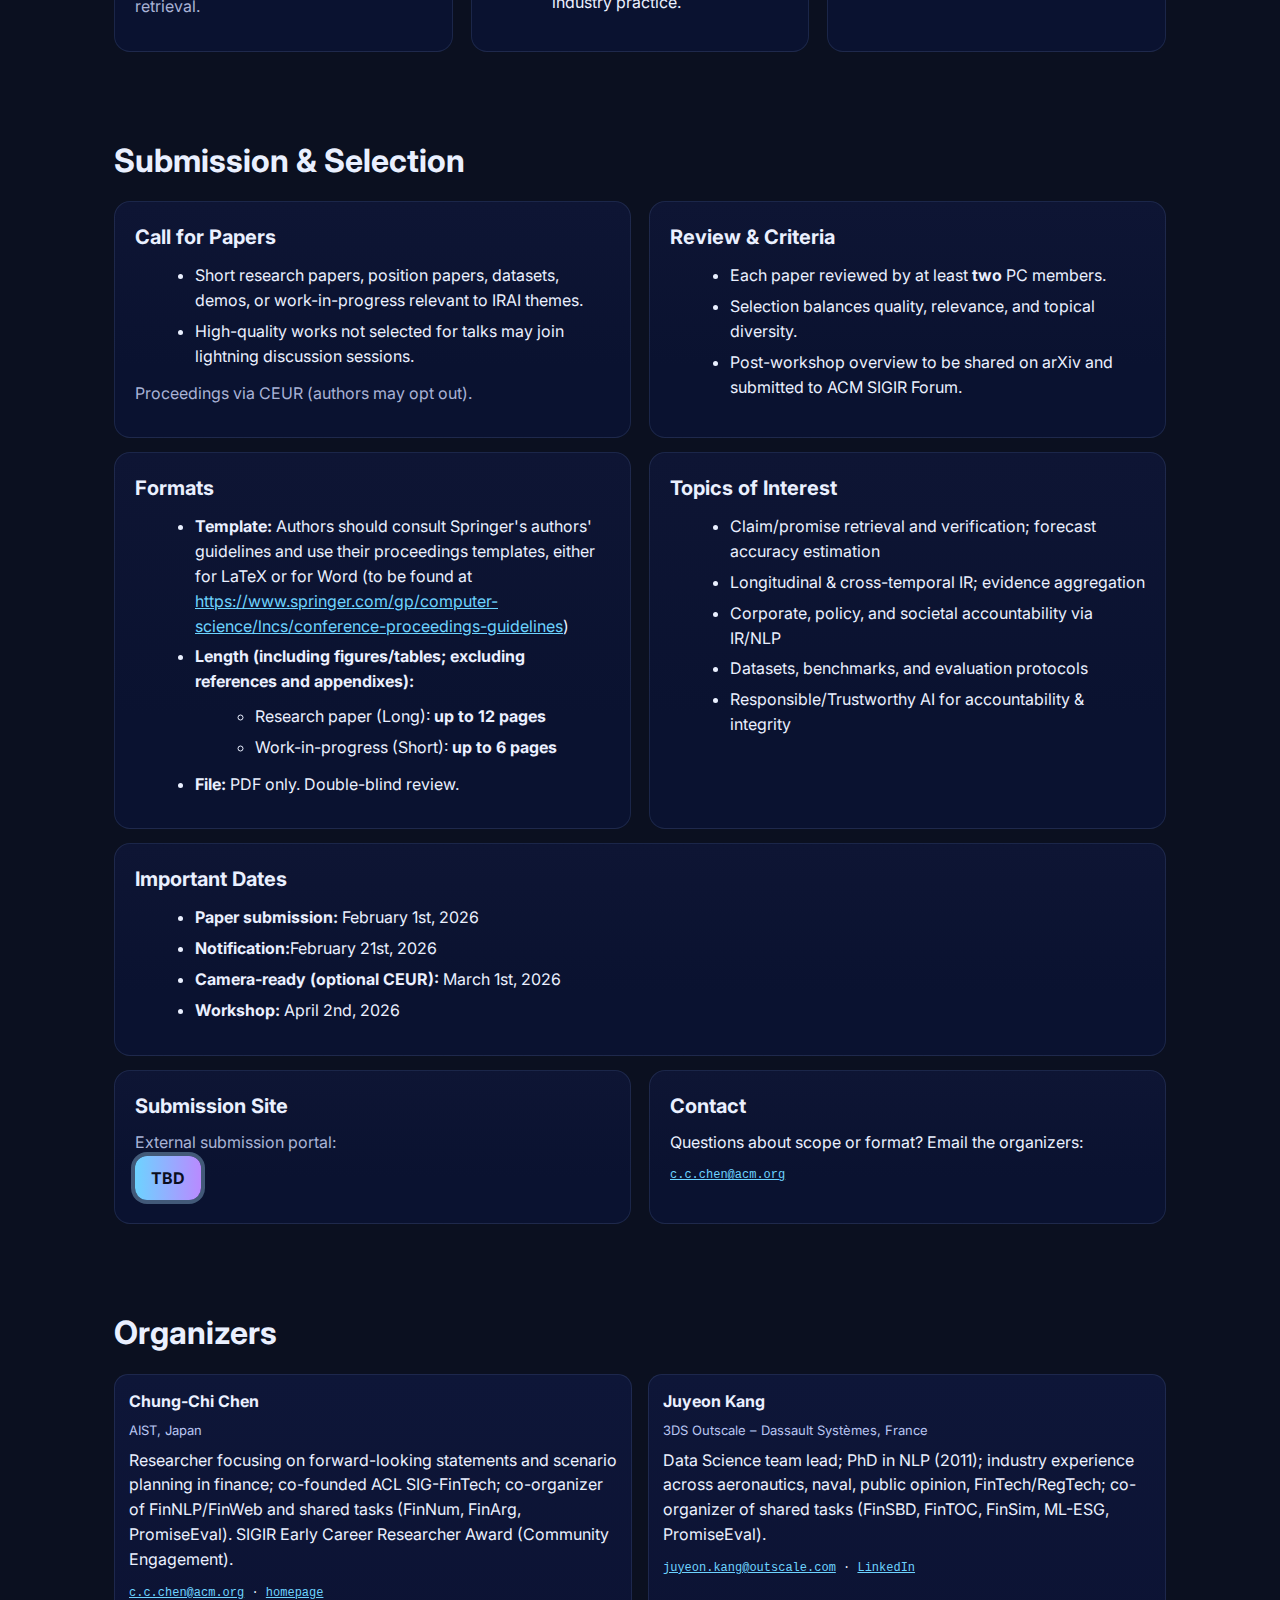
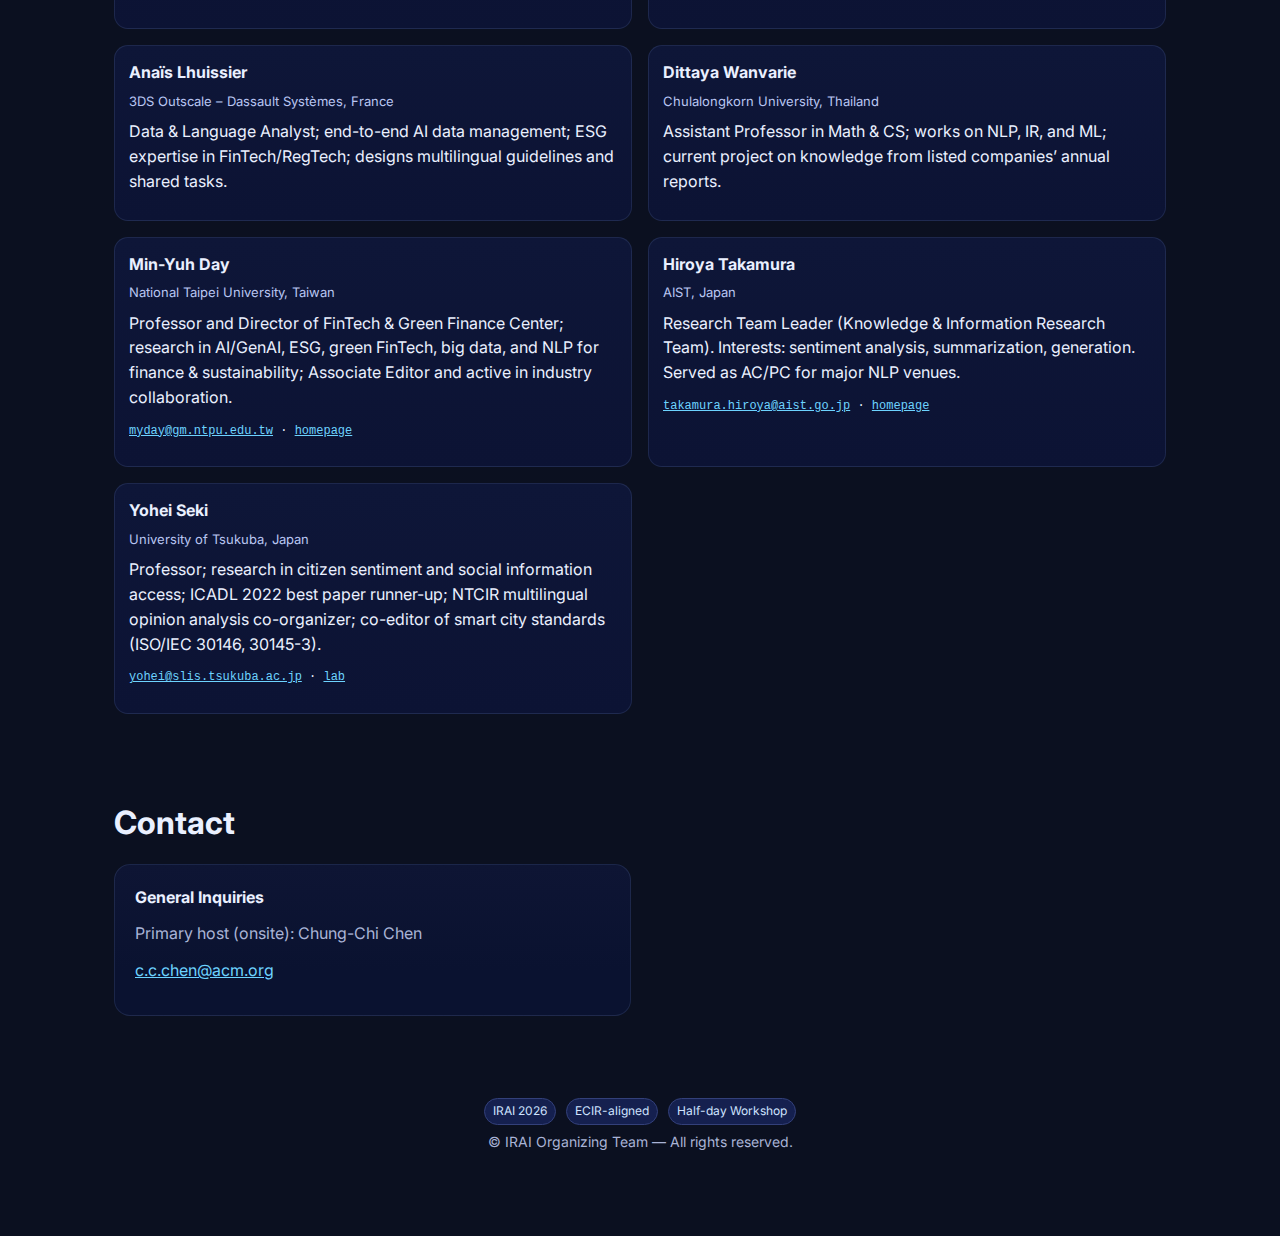
<file: sites/IRAI2026.html>
<!DOCTYPE html>
<html lang="en">
<head>
  <meta charset="utf-8" />
  <meta name="viewport" content="width=device-width, initial-scale=1" />
  <title>The First Workshop on Information Retrieval for Accountability and Integrity (IRAI)</title>
  <meta name="description" content="IRAI: Information Retrieval for Accountability and Integrity — a half-day workshop aligning IR with accountability, integrity, and forward-looking statements." />
  <link rel="preconnect" href="https://fonts.gstatic.com" crossorigin>
  <link href="https://fonts.googleapis.com/css2?family=Inter:wght@300;400;600;700;800&display=swap" rel="stylesheet">
  <style>
    :root{
      --bg: #0b1020;
      --bg-soft: #111735;
      --card: #121a3a;
      --muted: #a9b3d6;
      --text: #eaf0ff;
      --accent: #6dd3ff;
      --accent-2: #b98aff;
      --ring: rgba(173, 223, 255, .35);
      --ok: #67e8f9;
      --warn: #ffd166;
    }
    *{box-sizing:border-box}
    html,body{margin:0;background: radial-gradient(1200px 700px at 80% -10%, #1b2761 0%, transparent 60%), radial-gradient(900px 600px at -10% 20%, #1a3b66 0%, transparent 55%), var(--bg); color: var(--text); font-family: Inter, system-ui, -apple-system, Segoe UI, Roboto, "Helvetica Neue", Arial, "Noto Sans", "Apple Color Emoji","Segoe UI Emoji", "Segoe UI Symbol"; line-height:1.55}
    a{color: var(--accent)}
    header{position:relative; overflow:hidden}
    .wrap{max-width:1100px; margin:0 auto; padding:24px}
    .hero{
      display:grid; gap:18px; padding:72px 0 48px; align-items:center;
      grid-template-columns: 1.2fr 0.8fr;
    }
    .hero h1{
      font-size: clamp(28px, 4.4vw, 48px);
      line-height:1.05; margin:0 0 10px; font-weight:800;
      letter-spacing: -0.02em;
    }
    .sub{color:var(--muted); font-size: clamp(15px, 2.2vw, 18px)}
    .chipbar{display:flex; flex-wrap:wrap; gap:10px; margin-top:14px}
    .chip{border:1px solid #2b3564; background: linear-gradient(180deg, #16204a, #0f1635); color:#cfe3ff; padding:8px 12px; border-radius:999px; font-size:13px}
    .cta{display:flex; gap:12px; margin-top:22px; flex-wrap:wrap}
    .btn{background: linear-gradient(90deg, var(--accent), var(--accent-2)); color:#0b0f1f; padding:12px 16px; border-radius:12px; font-weight:700; border:none; cursor:pointer; text-decoration:none; box-shadow: 0 0 0 4px var(--ring); transition: transform .08s ease}
    .btn:hover{transform: translateY(-1px)}
    .btn.secondary{background:transparent; color:var(--text); border:1px solid #34407a; box-shadow:none}
    nav{position:sticky; top:0; z-index:20; backdrop-filter: blur(8px); background: rgba(10,14,34,.55); border-bottom:1px solid rgba(120,145,255,.12)}
    nav .navwrap{max-width:1100px; margin:0 auto; padding:10px 24px; display:flex; align-items:center; justify-content:space-between}
    .brand{font-weight:800; letter-spacing:.2px}
    .navlinks{display:flex; gap:18px; flex-wrap:wrap}
    .navlinks a{color:#cfdbff; text-decoration:none; font-size:14px; opacity:.9}
    .grid{display:grid; gap:18px}
    .card{background: linear-gradient(180deg, #0e1534 0%, #0a1230 70%); border:1px solid rgba(160,189,255,.12); border-radius:16px; padding:20px}
    .card h3{margin:0 0 8px; font-size:20px}
    section{padding:42px 0}
    h2{font-size: clamp(22px, 3.3vw, 32px); margin:0 0 16px}
    p{margin:0 0 12px}
    .two{grid-template-columns: repeat(2, minmax(0,1fr))}
    .three{grid-template-columns: repeat(3, minmax(0,1fr))}
    .muted{color:var(--muted)}
    .badge{display:inline-block; padding:3px 8px; border-radius:999px; font-size:12px; background:#15204f; border:1px solid #33407a; color:#cfe3ff}
    ul, ol{margin:10px 0 12px 20px}
    li{margin:6px 0}
    .schedule{width:100%; border-collapse:separate; border-spacing:0; overflow:hidden; border-radius:14px; border:1px solid rgba(160,189,255,.16)}
    .schedule th, .schedule td{padding:12px 14px; text-align:left}
    .schedule thead{background:#111943}
    .schedule tbody tr:nth-child(odd){background:#0f173d}
    .schedule tbody tr:nth-child(even){background:#0d1438}
    .pill{display:inline-block; padding:4px 10px; border-radius:999px; font-size:12px; margin-left:8px; border:1px solid #33407a; color:#dce7ff}
    .people{display:grid; grid-template-columns: repeat(2, minmax(0,1fr)); gap:16px}
    .person{background: linear-gradient(180deg, #0e1638, #0c1334); border:1px solid rgba(160,189,255,.12); border-radius:14px; padding:14px}
    .person h4{margin:0 0 6px}
    .affil{font-size:13px; color:#b9c6f2; margin-bottom:8px}
    .foot{padding:40px 0 60px; color:#b8c7ff; font-size:14px}
    .kicker{letter-spacing:.2em; text-transform:uppercase; color:#9ccaff; font-weight:700; font-size:12px}
    .tags{display:flex; flex-wrap:wrap; gap:8px}
    .tag{font-size:12px; background:#132054; border:1px solid #2f3e7d; padding:6px 10px; border-radius:999px}
    .callout{border-left:3px solid var(--ok); padding:10px 14px; background:rgba(103,232,249,.08); border-radius:8px}
    .note{font-size:13px; color:#cbd7ff}
    .center{display:flex; justify-content:center; align-items:center}
    .mono{font-family: ui-monospace, SFMono-Regular, Menlo, Monaco, Consolas, "Liberation Mono", "Courier New", monospace; font-size:12px}
    @media (max-width: 900px){
      .hero{grid-template-columns: 1fr}
      .two, .three{grid-template-columns: 1fr}
      .people{grid-template-columns:1fr}
    }
  </style>
</head>
<body>

  <nav>
    <div class="navwrap">
      <div class="brand">IRAI 2026</div>
      <div class="navlinks">
        <a href="#about">About</a>
        <a href="#submission">Submission</a>
        <a href="#organizers">Organizers</a>
        <a href="#contact">Contact</a>
      </div>
    </div>
  </nav>

  <header>
    <div class="wrap hero">
      <div>
        <span class="kicker">ECIR-2026 Workshop</span>
        <h1>The First Workshop on Information Retrieval for Accountability and Integrity (IRAI)</h1>
        <p class="sub">
          A half-day pilot workshop exploring how IR can evaluate forward-looking statements,
          verify commitments, and foster evidence-based accountability across public and private domains.
        </p>
        <div class="chipbar">
          <div class="chip">Focus: Accountability & Integrity</div>
          <div class="chip">IR × NLP</div>
          <div class="chip">Half-day • Interactive</div>
          <div class="chip">Proceedings via CEUR (opt-in)</div>
        </div>
        <div class="cta">
          <a class="btn" href="#submission">Call for Papers</a>
          <a class="btn secondary" href="#schedule">Workshop Format</a>
        </div>
      </div>
      <div>
        <div class="card">
          <h3>At a Glance</h3>
          <div class="grid two">
            <div>
              <div class="muted">When</div>
              <div><strong>April 2nd, 2026</strong></div>
            </div>
            <div>
              <div class="muted">Where</div>
              <div><strong>Delft, The Netherlands</strong></div>
            </div>
            <div>
              <div class="muted">Duration</div>
              <div>Half-Day</div>
            </div>
            <div>
              <div class="muted"></div>
              <div><a href="https://ecir2026.eu/">ECIR-2026</a></div>
            </div>
          </div>
          <div class="tags" style="margin-top:12px">
            <span class="tag">Claim & Promise Verification</span>
            <span class="tag">Forecast Evaluation</span>
            <span class="tag">Corporate & Policy Accountability</span>
            <span class="tag">Responsible AI</span>
          </div>
        </div>
      </div>
    </div>
  </header>

  <main class="wrap">

    <section id="about">
      <h2>Motivation</h2>
      <div class="grid two">
        <div class="card">
          <p>
            Information systems shape public discourse, decisions, and trust—yet we lack systematic ways to evaluate
            the accuracy of forward-looking statements (e.g., campaign promises, corporate forecasts).
            Media coverage is selective, standards are uneven, and the signal is buried in noise.
            The result: accountability gaps and eroded confidence.
          </p>
          <p>
            IRAI brings IR and NLP communities together to design frameworks and tools that retrieve evidence,
            synthesize signals over time, and assess the fulfillment and reliability of claims and commitments.
            It complements ECIR’s mission by tackling a pressing, real-world challenge with societal impact.
          </p>
          <div class="callout">
            <strong>Why now?</strong> New multilingual datasets and shared tasks (e.g., corporate promise verification)
            make it timely to connect IR retrieval, aggregation, and evaluation with accountability questions at scale.
          </div>
        </div>
        <div class="card">
          <h3>What IRAI Aims to Do</h3>
          <ul>
            <li>Evaluate the accuracy of forecasts and predictions by individuals, organizations, or systems.</li>
            <li>Assess fulfillment of commitments (political promises, corporate goals, public policies).</li>
            <li>Identify patterns of exaggeration or accountability gaps in public discourse.</li>
            <li>Promote transparency through evidence-based assessments and reproducible methodologies.</li>
          </ul>
          <p class="note">
            IRAI aspires to bridge NLP and IR, fostering shared benchmarks, methods, and open conversations.
          </p>
        </div>
      </div>
    </section>

    <section id="themes">
      <h2>Theme & Purpose</h2>
      <div class="grid three">
        <div class="card">
          <h3>Core Theme</h3>
          <p>Applying IR to enhance accountability and integrity in public and private domains.</p>
          <p class="muted">Emphasis on forward-looking statements and longitudinal evidence retrieval.</p>
        </div>
        <div class="card">
          <h3>What Makes IRAI Different</h3>
          <ul>
            <li>Focus on <em>using</em> IR to evaluate claims (not only making IR <em>systems</em> fair/transparent).</li>
            <li>Bridges IR methods with policy, regulation, journalism, and industry practice.</li>
          </ul>
        </div>
        <div class="card">
          <h3>Complement to ECIR</h3>
          <p>Centers ethical &amp; societal dimensions of IR and concrete applications for social good.</p>
        </div>
      </div>
    </section>
    
    
    <section id="submission">
      <h2>Submission &amp; Selection</h2>
    
      <div class="grid two">
        <div class="card">
          <h3>Call for Papers</h3>
          <ul>
            <li>Short research papers, position papers, datasets, demos, or work-in-progress relevant to IRAI themes.</li>
            <li>High-quality works not selected for talks may join lightning discussion sessions.</li>
          </ul>
          <p class="muted">Proceedings via CEUR (authors may opt out).</p>
        </div>
    
        <div class="card">
          <h3>Review &amp; Criteria</h3>
          <ul>
            <li>Each paper reviewed by at least <strong>two</strong> PC members.</li>
            <li>Selection balances quality, relevance, and topical diversity.</li>
            <li>Post-workshop overview to be shared on arXiv and submitted to ACM SIGIR Forum.</li>
          </ul>
        </div>
      </div>
    
      <div class="grid two" style="margin-top:14px">
        <div class="card">
          <h3>Formats</h3>
          <ul>
            <li><strong>Template:</strong> Authors should consult Springer's authors' guidelines and use their proceedings templates, either for LaTeX or for Word (to be found at <a href="https://www.springer.com/gp/computer-science/lncs/conference-proceedings-guidelines">https://www.springer.com/gp/computer-science/lncs/conference-proceedings-guidelines</a>)</li>
            <li><strong>Length (including figures/tables; excluding references and appendixes):</strong>
              <ul>
                <li>Research paper (Long): <strong>up to 12 pages</strong></li>
                <li>Work-in-progress (Short): <strong>up to 6 pages</strong></li>
              </ul>
            </li>
            <li><strong>File:</strong> PDF only. Double-blind review.</li>
          </ul>
        </div>
    
        <div class="card">
          <h3>Topics of Interest</h3>
          <ul>
            <li>Claim/promise retrieval and verification; forecast accuracy estimation</li>
            <li>Longitudinal &amp; cross-temporal IR; evidence aggregation</li>
            <li>Corporate, policy, and societal accountability via IR/NLP</li>
            <li>Datasets, benchmarks, and evaluation protocols</li>
            <li>Responsible/Trustworthy AI for accountability &amp; integrity</li>
          </ul>
        </div>
      </div>

  <div class="card" style="margin-top:14px">
    <h3>Important Dates</h3>
    <ul>
      <li><strong>Paper submission:</strong> February 1st, 2026</li>
      <li><strong>Notification:</strong>February 21st, 2026</li>
      <li><strong>Camera-ready (optional CEUR):</strong> March 1st, 2026 </li>
      <li><strong>Workshop:</strong> April 2nd, 2026</li>
    </ul>
  </div>

  <div class="grid two" style="margin-top:14px">
    <div class="card">
      <h3>Submission Site</h3>
      <p class="muted">External submission portal:</p>
      <p>
        <a class="btn" href="#" aria-disabled="true" onclick="return false;">TBD</a>
      </p>
    </div>

    <div class="card">
      <h3>Contact</h3>
      <p>Questions about scope or format? Email the organizers:</p>
      <p class="mono">
        <a href="mailto:c.c.chen@acm.org">c.c.chen@acm.org</a> 
      </p>
    </div>
  </div>
</section>


   

    <section id="organizers">
      <h2>Organizers</h2>
      <div class="people" style="margin-top:12px">
        <div class="person">
          <h4>Chung-Chi Chen</h4>
          <div class="affil">AIST, Japan</div>
          <p>Researcher focusing on forward-looking statements and scenario planning in finance; co-founded ACL SIG-FinTech; co-organizer of FinNLP/FinWeb and shared tasks (FinNum, FinArg, PromiseEval). SIGIR Early Career Researcher Award (Community Engagement).</p>
          <p class="mono"><a href="mailto:c.c.chen@acm.org">c.c.chen@acm.org</a> · <a href="https://nlpfin.github.io/" target="_blank" rel="noopener">homepage</a></p>
        </div>
        <div class="person">
          <h4>Juyeon Kang</h4>
          <div class="affil">3DS Outscale – Dassault Systèmes, France</div>
          <p>Data Science team lead; PhD in NLP (2011); industry experience across aeronautics, naval, public opinion, FinTech/RegTech; co-organizer of shared tasks (FinSBD, FinTOC, FinSim, ML-ESG, PromiseEval).</p>
          <p class="mono"><a href="mailto:juyeon.kang@outscale.com">juyeon.kang@outscale.com</a> · <a href="https://www.linkedin.com/in/juyeon-kang-b978ba69" target="_blank" rel="noopener">LinkedIn</a></p>
        </div>
        <div class="person">
          <h4>Anaïs Lhuissier</h4>
          <div class="affil">3DS Outscale – Dassault Systèmes, France</div>
          <p>Data & Language Analyst; end-to-end AI data management; ESG expertise in FinTech/RegTech; designs multilingual guidelines and shared tasks.</p>
        </div>
        <div class="person">
          <h4>Dittaya Wanvarie</h4>
          <div class="affil">Chulalongkorn University, Thailand</div>
          <p>Assistant Professor in Math & CS; works on NLP, IR, and ML; current project on knowledge from listed companies’ annual reports.</p>
        </div>
        <div class="person">
          <h4>Min-Yuh Day</h4>
          <div class="affil">National Taipei University, Taiwan</div>
          <p>Professor and Director of FinTech & Green Finance Center; research in AI/GenAI, ESG, green FinTech, big data, and NLP for finance & sustainability; Associate Editor and active in industry collaboration.</p>
          <p class="mono"><a href="mailto:myday@gm.ntpu.edu.tw">myday@gm.ntpu.edu.tw</a> · <a href="https://web.ntpu.edu.tw/~myday/index.htm" target="_blank" rel="noopener">homepage</a></p>
        </div>
        <div class="person">
          <h4>Hiroya Takamura</h4>
          <div class="affil">AIST, Japan</div>
          <p>Research Team Leader (Knowledge & Information Research Team). Interests: sentiment analysis, summarization, generation. Served as AC/PC for major NLP venues.</p>
          <p class="mono"><a href="mailto:takamura.hiroya@aist.go.jp">takamura.hiroya@aist.go.jp</a> · <a href="https://sites.google.com/view/hjtakamura" target="_blank" rel="noopener">homepage</a></p>
        </div>
        <div class="person">
          <h4>Yohei Seki</h4>
          <div class="affil">University of Tsukuba, Japan</div>
          <p>Professor; research in citizen sentiment and social information access; ICADL 2022 best paper runner-up; NTCIR multilingual opinion analysis co-organizer; co-editor of smart city standards (ISO/IEC 30146, 30145-3).</p>
          <p class="mono"><a href="mailto:yohei@slis.tsukuba.ac.jp">yohei@slis.tsukuba.ac.jp</a> · <a href="https://cu.slis.tsukuba.ac.jp/english/index.html" target="_blank" rel="noopener">lab</a></p>
        </div>
      </div>
    </section>



    <section id="contact">
      <h2>Contact</h2>
      <div class="grid two">
        <div class="card">
          <p><strong>General Inquiries</strong></p>
          <p class="muted">Primary host (onsite): Chung-Chi Chen</p>
          <p>
            <a href="mailto:c.c.chen@acm.org">c.c.chen@acm.org</a>
          </p>
        </div>
      </div>
    </section>

    <footer class="foot center">
      <div>
        <div class="center" style="gap:10px; margin-bottom:6px">
          <span class="badge">IRAI 2026</span>
          <span class="badge">ECIR-aligned</span>
          <span class="badge">Half-day Workshop</span>
        </div>
        <div class="center muted">© IRAI Organizing Team — All rights reserved.</div>
      </div>
    </footer>

  </main>
</body>
</html>
</file>
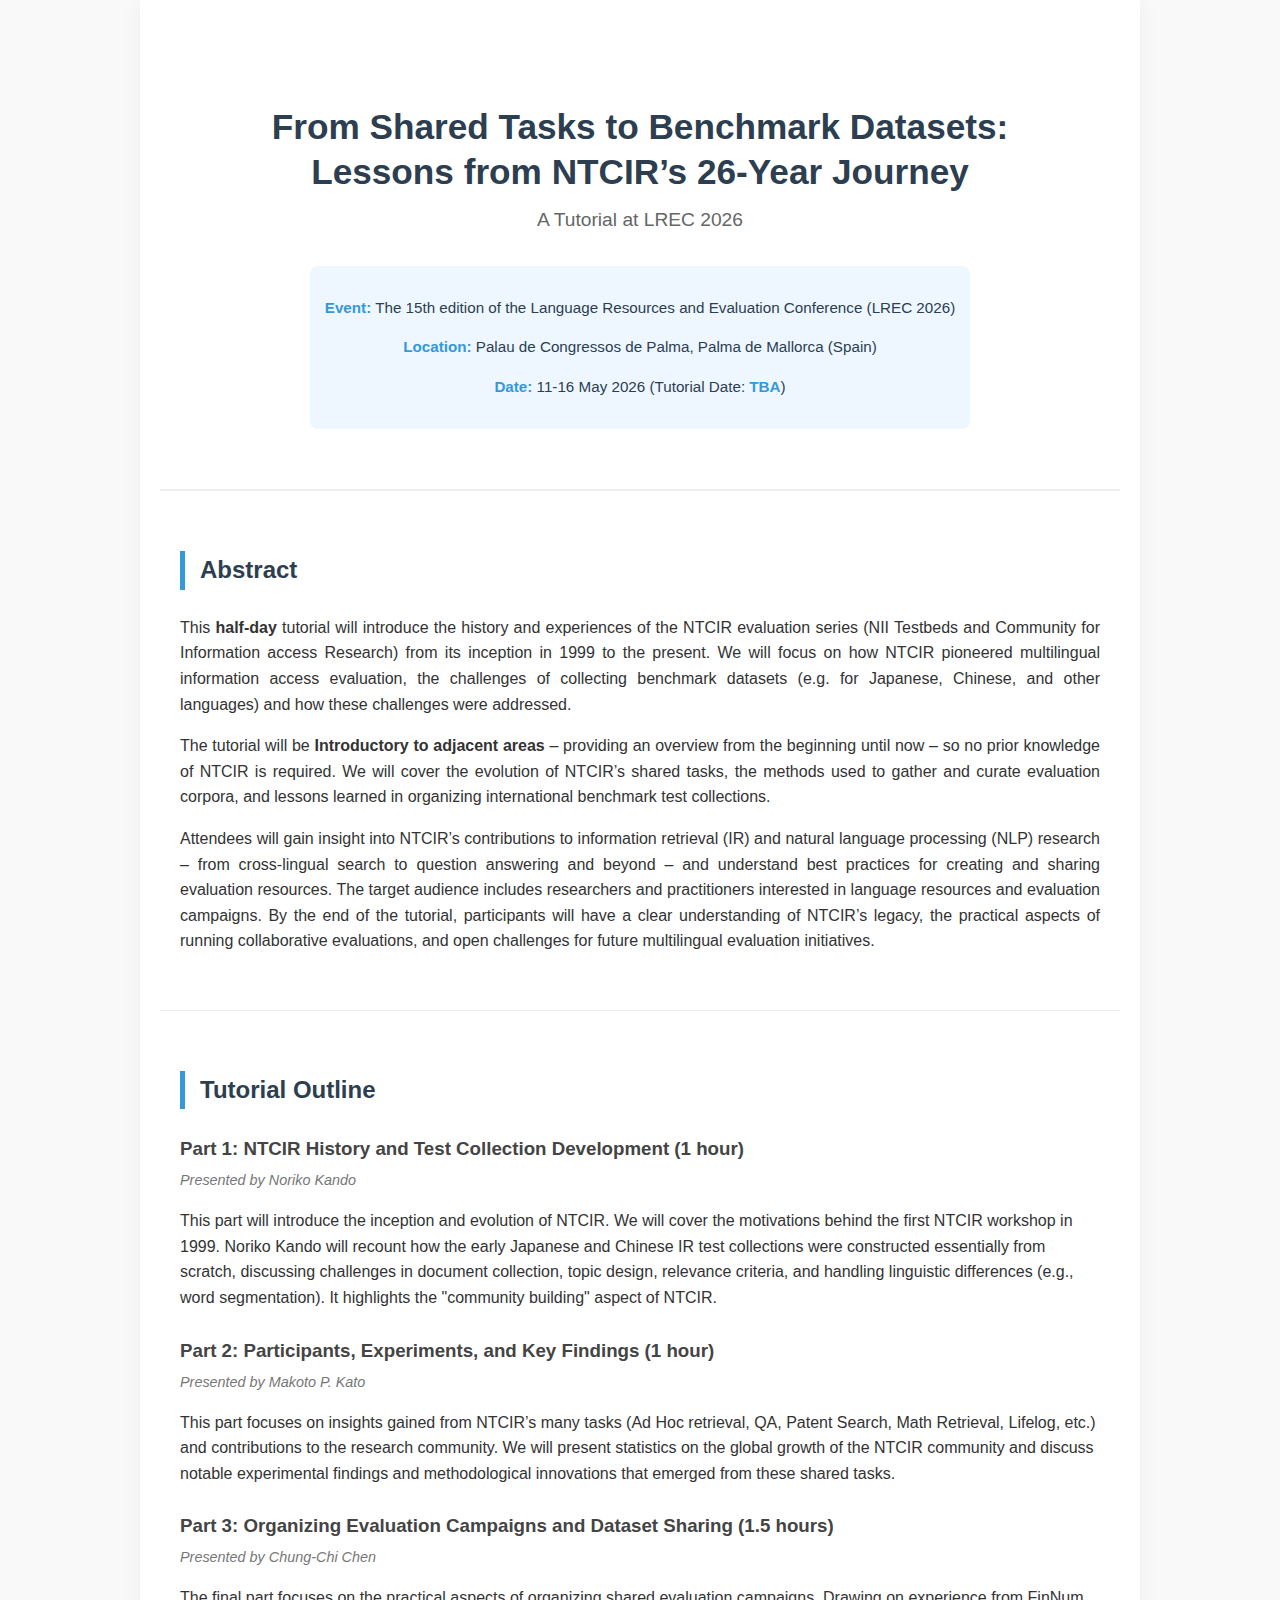
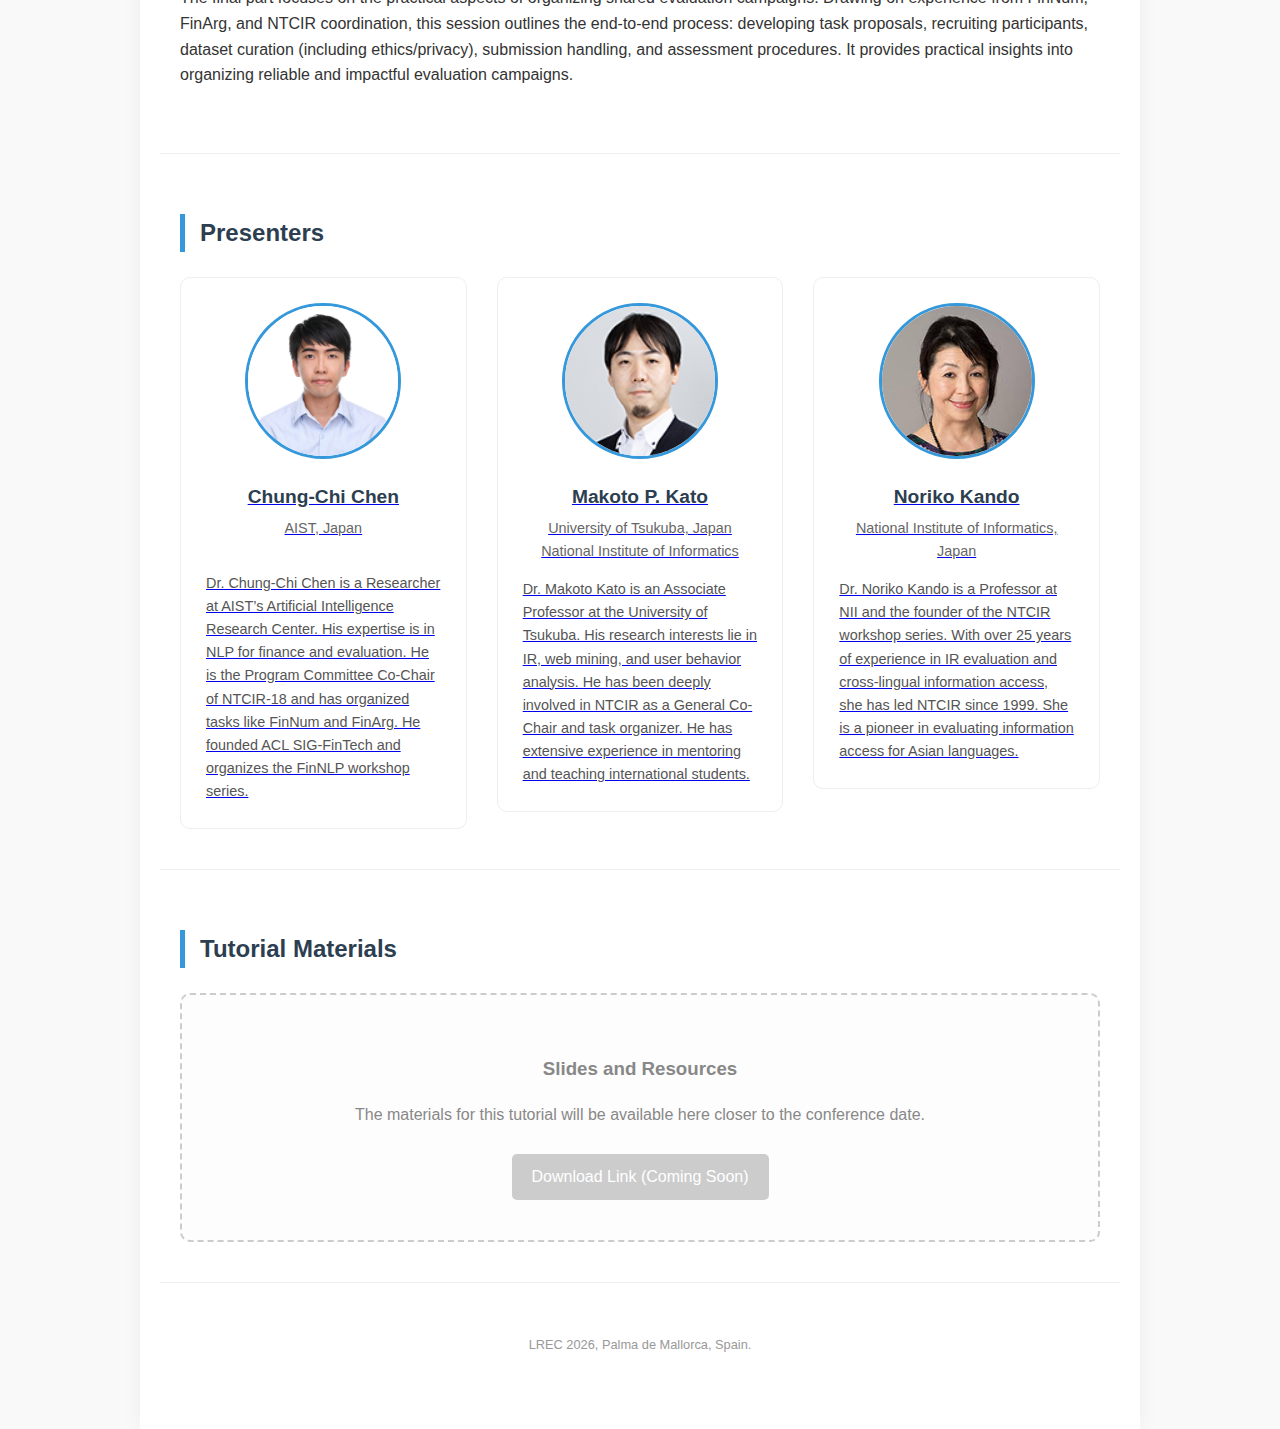
<file: sites/LREC2026.html>
<!DOCTYPE html>
<html lang="en">
<head>
    <meta charset="UTF-8">
    <meta name="viewport" content="width=device-width, initial-scale=1.0">
    <title>From Shared Tasks to Benchmark Datasets: Lessons from NTCIR’s 26-Year Journey - LREC 2026 Tutorial</title>
    <style>
        :root {
            --primary-color: #2c3e50;
            --accent-color: #3498db;
            --bg-color: #f9f9f9;
            --text-color: #333;
        }

        body {
            font-family: 'Segoe UI', Tahoma, Geneva, Verdana, sans-serif;
            line-height: 1.6;
            color: var(--text-color);
            margin: 0;
            padding: 0;
            background-color: var(--bg-color);
        }

        .container {
            max-width: 960px;
            margin: 0 auto;
            padding: 20px;
            background-color: #fff;
            box-shadow: 0 0 20px rgba(0,0,0,0.05);
            min-height: 100vh;
        }

        header {
            text-align: center;
            padding: 60px 20px;
            border-bottom: 2px solid #eee;
        }

        h1 {
            color: var(--primary-color);
            margin-bottom: 10px;
            font-size: 2.2rem;
            line-height: 1.3;
        }

        .subtitle {
            font-size: 1.2rem;
            color: #666;
            margin-bottom: 20px;
            font-weight: 300;
        }

        .conf-info {
            background-color: #eef7ff;
            padding: 15px;
            border-radius: 8px;
            display: inline-block;
            margin-top: 10px;
            font-size: 0.95rem;
            color: var(--primary-color);
        }

        .conf-info strong {
            color: var(--accent-color);
        }

        section {
            padding: 40px 20px;
            border-bottom: 1px solid #eee;
        }

        h2 {
            color: var(--primary-color);
            border-left: 5px solid var(--accent-color);
            padding-left: 15px;
            margin-bottom: 25px;
        }

        .abstract-text {
            text-align: justify;
        }

        /* Outline Section */
        .outline-item {
            margin-bottom: 25px;
        }

        .outline-item h3 {
            margin-bottom: 5px;
            color: #444;
        }

        .outline-speaker {
            font-style: italic;
            color: #777;
            font-size: 0.9rem;
            margin-bottom: 10px;
            display: block;
        }

        /* Presenter Grid */
        .presenters-grid {
            display: grid;
            grid-template-columns: repeat(auto-fit, minmax(280px, 1fr));
            gap: 30px;
            margin-top: 20px;
        }

        .presenter-card {
            background: #fff;
            border: 1px solid #eee;
            border-radius: 10px;
            padding: 25px;
            text-align: center;
            transition: transform 0.2s ease;
        }

        .presenter-card:hover {
            transform: translateY(-5px);
            box-shadow: 0 5px 15px rgba(0,0,0,0.1);
        }

        .presenter-img {
            width: 150px;
            height: 150px;
            object-fit: cover;
            border-radius: 50%;
            margin-bottom: 15px;
            border: 3px solid var(--accent-color);
        }

        .presenter-name {
            font-size: 1.2rem;
            font-weight: bold;
            margin-bottom: 5px;
            color: var(--primary-color);
        }

        .presenter-affil {
            font-size: 0.9rem;
            color: #666;
            margin-bottom: 15px;
            min-height: 40px; /* Align heights */
        }

        .presenter-bio {
            font-size: 0.9rem;
            text-align: left;
            margin-top: 15px;
            color: #555;
        }

        /* Material Section */
        .material-box {
            background-color: #fdfdfd;
            border: 2px dashed #ccc;
            border-radius: 10px;
            padding: 40px;
            text-align: center;
            color: #888;
        }

        .btn-disabled {
            display: inline-block;
            margin-top: 10px;
            padding: 10px 20px;
            background-color: #ccc;
            color: #fff;
            border-radius: 5px;
            text-decoration: none;
            cursor: not-allowed;
        }

        footer {
            text-align: center;
            padding: 40px;
            color: #999;
            font-size: 0.8rem;
        }

        /* Responsive adjustments */
        @media (max-width: 600px) {
            h1 { font-size: 1.8rem; }
            .presenters-grid { grid-template-columns: 1fr; }
        }
    </style>
</head>
<body>

<div class="container">
    <header>
        <h1>From Shared Tasks to Benchmark Datasets:<br>Lessons from NTCIR’s 26-Year Journey</h1>
        <div class="subtitle">A Tutorial at LREC 2026</div>
        
        <div class="conf-info">
            <p><strong>Event:</strong> The 15th edition of the Language Resources and Evaluation Conference (LREC 2026)</p>
            <p><strong>Location:</strong> Palau de Congressos de Palma, Palma de Mallorca (Spain)</p>
            <p><strong>Date:</strong> 11-16 May 2026 (Tutorial Date: <strong>TBA</strong>)</p>
        </div>
    </header>

    <section id="abstract">
        <h2>Abstract</h2>
        <div class="abstract-text">
            <p>This <strong>half-day</strong> tutorial will introduce the history and experiences of the NTCIR evaluation series (NII Testbeds and Community for Information access Research) from its inception in 1999 to the present. We will focus on how NTCIR pioneered multilingual information access evaluation, the challenges of collecting benchmark datasets (e.g. for Japanese, Chinese, and other languages) and how these challenges were addressed.</p>
            
            <p>The tutorial will be <strong>Introductory to adjacent areas</strong> – providing an overview from the beginning until now – so no prior knowledge of NTCIR is required. We will cover the evolution of NTCIR’s shared tasks, the methods used to gather and curate evaluation corpora, and lessons learned in organizing international benchmark test collections.</p>
            
            <p>Attendees will gain insight into NTCIR’s contributions to information retrieval (IR) and natural language processing (NLP) research – from cross-lingual search to question answering and beyond – and understand best practices for creating and sharing evaluation resources. The target audience includes researchers and practitioners interested in language resources and evaluation campaigns. By the end of the tutorial, participants will have a clear understanding of NTCIR’s legacy, the practical aspects of running collaborative evaluations, and open challenges for future multilingual evaluation initiatives.</p>
        </div>
    </section>

    <section id="outline">
        <h2>Tutorial Outline</h2>
        
        <div class="outline-item">
            <h3>Part 1: NTCIR History and Test Collection Development (1 hour)</h3>
            <span class="outline-speaker">Presented by Noriko Kando</span>
            <p>This part will introduce the inception and evolution of NTCIR. We will cover the motivations behind the first NTCIR workshop in 1999. Noriko Kando will recount how the early Japanese and Chinese IR test collections were constructed essentially from scratch, discussing challenges in document collection, topic design, relevance criteria, and handling linguistic differences (e.g., word segmentation). It highlights the "community building" aspect of NTCIR.</p>
        </div>

        <div class="outline-item">
            <h3>Part 2: Participants, Experiments, and Key Findings (1 hour)</h3>
            <span class="outline-speaker">Presented by Makoto P. Kato</span>
            <p>This part focuses on insights gained from NTCIR’s many tasks (Ad Hoc retrieval, QA, Patent Search, Math Retrieval, Lifelog, etc.) and contributions to the research community. We will present statistics on the global growth of the NTCIR community and discuss notable experimental findings and methodological innovations that emerged from these shared tasks.</p>
        </div>

        <div class="outline-item">
            <h3>Part 3: Organizing Evaluation Campaigns and Dataset Sharing (1.5 hours)</h3>
            <span class="outline-speaker">Presented by Chung-Chi Chen</span>
            <p>The final part focuses on the practical aspects of organizing shared evaluation campaigns. Drawing on experience from FinNum, FinArg, and NTCIR coordination, this session outlines the end-to-end process: developing task proposals, recruiting participants, dataset curation (including ethics/privacy), submission handling, and assessment procedures. It provides practical insights into organizing reliable and impactful evaluation campaigns.</p>
        </div>
    </section>

    <section id="presenters">
        <h2>Presenters</h2>
        <div class="presenters-grid">
            <a href="https://nlpfin.github.io/" target="_blank" class="presenter-link-wrapper">
            <div class="presenter-card">
                <img src="./photo/chungchi.jpg" alt="Chung-Chi Chen" class="presenter-img">
                <div class="presenter-name">Chung-Chi Chen</div>
                <div class="presenter-affil">AIST, Japan</div>
                <div class="presenter-bio">
                    Dr. Chung-Chi Chen is a Researcher at AIST’s Artificial Intelligence Research Center. His expertise is in NLP for finance and evaluation. He is the Program Committee Co-Chair of NTCIR-18 and has organized tasks like FinNum and FinArg. He founded ACL SIG-FinTech and organizes the FinNLP workshop series.
                </div>
            </div>
            </a>
            
            <a href="https://www.mpkato.net/" target="_blank" class="presenter-link-wrapper">
            <div class="presenter-card">
                <img src="./photo/makoto.jpg" alt="Makoto P. Kato" class="presenter-img">
                <div class="presenter-name">Makoto P. Kato</div>
                <div class="presenter-affil">University of Tsukuba, Japan<br>National Institute of Informatics</div>
                <div class="presenter-bio">
                    Dr. Makoto Kato is an Associate Professor at the University of Tsukuba. His research interests lie in IR, web mining, and user behavior analysis. He has been deeply involved in NTCIR as a General Co-Chair and task organizer. He has extensive experience in mentoring and teaching international students.
                </div>
            </div>
            </a>

            <a href="https://research.nii.ac.jp/~kando/index-e.html" target="_blank" class="presenter-link-wrapper">
            <div class="presenter-card">
                <img src="./photo/norikokando.jpeg" alt="Noriko Kando" class="presenter-img">
                <div class="presenter-name">Noriko Kando</div>
                <div class="presenter-affil">National Institute of Informatics, Japan</div>
                <div class="presenter-bio">
                    Dr. Noriko Kando is a Professor at NII and the founder of the NTCIR workshop series. With over 25 years of experience in IR evaluation and cross-lingual information access, she has led NTCIR since 1999. She is a pioneer in evaluating information access for Asian languages.
                </div>
            </div>
            </a>

        </div>
    </section>

    <section id="materials">
        <h2>Tutorial Materials</h2>
        <div class="material-box">
            <h3>Slides and Resources</h3>
            <p>The materials for this tutorial will be available here closer to the conference date.</p>
            <span class="btn-disabled">Download Link (Coming Soon)</span>
        </div>
    </section>

    <footer>
        <p>LREC 2026, Palma de Mallorca, Spain.</p>
    </footer>
</div>

</body>
</html>
</file>
<file: assets/css/ie8.css>
/*
	Miniport by HTML5 UP
	html5up.net | @ajlkn
	Free for personal and commercial use under the CCA 3.0 license (html5up.net/license)
*/

/* Basic */

	form input[type=text],
	form input[type=password],
	form select,
	form textarea {
		position: relative;
		-ms-behavior: url("assets/js/ie/PIE.htc");
	}

	input[type="button"],
	input[type="submit"],
	input[type="reset"],
	button,
	.button {
		position: relative;
		-ms-behavior: url("assets/js/ie/PIE.htc");
	}

/* Section/Article */

	section > .last-child,
	article > .last-child,
	section.last-child,
	article.last-child {
		margin-bottom: 0;
	}

/* Box */

	.box {
		border: solid 1px #ddd;
	}

/* List */

	ul.social li a {
		position: relative;
		top: 0 !important;
		overflow: hidden;
		-ms-behavior: url("assets/js/ie/PIE.htc");
	}

		ul.social li a:before {
			background: none;
		}

/* Wrappers */

	.wrapper {
		border-top: solid 1px #ddd;
	}

/* Nav */

	#nav a {
		position: relative;
		-ms-behavior: url("assets/js/ie/PIE.htc");
	}

/* Articles */

	#top .image {
		position: relative;
		-ms-behavior: url("assets/js/ie/PIE.htc");
	}

		#top .image img {
			position: relative;
			-ms-behavior: url("assets/js/ie/PIE.htc");
		}
</file>
<file: assets/css/ie9.css>
/*
	Miniport by HTML5 UP
	html5up.net | @ajlkn
	Free for personal and commercial use under the CCA 3.0 license (html5up.net/license)
*/

/* Button */

	input[type="button"],
	input[type="submit"],
	input[type="reset"],
	button,
	.button {
		background-image: url("images/ie/grad0-20.svg");
	}

/* List */

	ul.social li a:before {
		background-image: url("images/ie/grad0-20.svg");
	}
</file>
<file: assets/css/main.css>
@import url("https://fonts.googleapis.com/css?family=Open+Sans:300,300italic,600,600italic,700");
@import url("font-awesome.min.css");

/*
	Miniport by HTML5 UP
	html5up.net | @ajlkn
	Free for personal and commercial use under the CCA 3.0 license (html5up.net/license)
*/

/* Reset */

	html, body, div, span, applet, object, iframe, h1, h2, h3, h4, h5, h6, p, blockquote, pre, a, abbr, acronym, address, big, cite, code, del, dfn, em, img, ins, kbd, q, s, samp, small, strike, strong, sub, sup, tt, var, b, u, i, center, dl, dt, dd, ol, ul, li, fieldset, form, label, legend, table, caption, tbody, tfoot, thead, tr, th, td, article, aside, canvas, details, embed, figure, figcaption, footer, header, hgroup, menu, nav, output, ruby, section, summary, time, mark, audio, video {
		margin: 0;
		padding: 0;
		border: 0;
		font-size: 100%;
		font: inherit;
		vertical-align: baseline;
	}

	article, aside, details, figcaption, figure, footer, header, hgroup, menu, nav, section {
		display: block;
	}

	body {
		line-height: 1;
	}

	ol, ul {
		list-style: none;
	}

	blockquote, q {
		quotes: none;
	}

	blockquote:before, blockquote:after, q:before, q:after {
		content: '';
		content: none;
	}

	table {
		border-collapse: collapse;
		border-spacing: 0;
	}

	body {
		-webkit-text-size-adjust: none;
	}

/* Box Model */

	*, *:before, *:after {
		-moz-box-sizing: border-box;
		-webkit-box-sizing: border-box;
		box-sizing: border-box;
	}

/* Containers */

	.container {
		margin-left: auto;
		margin-right: auto;
	}

	.container.\31 25\25 {
		width: 100%;
		max-width: 1200px;
		min-width: 960px;
	}

	.container.\37 5\25 {
		width: 720px;
	}

	.container.\35 0\25 {
		width: 480px;
	}

	.container.\32 5\25 {
		width: 240px;
	}

	.container {
		width: 960px;
	}

	@media screen and (min-width: 737px) {

		.container.\31 25\25 {
			width: 100%;
			max-width: 1500px;
			min-width: 1200px;
		}

		.container.\37 5\25 {
			width: 900px;
		}

		.container.\35 0\25 {
			width: 600px;
		}

		.container.\32 5\25 {
			width: 300px;
		}

		.container {
			width: 1200px;
		}

	}

	@media screen and (min-width: 737px) and (max-width: 1200px) {

		.container.\31 25\25 {
			width: 100%;
			max-width: 1200px;
			min-width: 960px;
		}

		.container.\37 5\25 {
			width: 720px;
		}

		.container.\35 0\25 {
			width: 480px;
		}

		.container.\32 5\25 {
			width: 240px;
		}

		.container {
			width: 960px;
		}

	}

	@media screen and (max-width: 736px) {

		.container.\31 25\25 {
			width: 100%;
			max-width: 125%;
			min-width: 100%;
		}

		.container.\37 5\25 {
			width: 75%;
		}

		.container.\35 0\25 {
			width: 50%;
		}

		.container.\32 5\25 {
			width: 25%;
		}

		.container {
			width: 100% !important;
		}

	}

/* Grid */

	.row {
		border-bottom: solid 1px transparent;
		-moz-box-sizing: border-box;
		-webkit-box-sizing: border-box;
		box-sizing: border-box;
	}

	.row > * {
		float: left;
		-moz-box-sizing: border-box;
		-webkit-box-sizing: border-box;
		box-sizing: border-box;
	}

	.row:after, .row:before {
		content: '';
		display: block;
		clear: both;
		height: 0;
	}

	.row.uniform > * > :first-child {
		margin-top: 0;
	}

	.row.uniform > * > :last-child {
		margin-bottom: 0;
	}

	.row.\30 \25 > * {
		padding: 0 0 0 0px;
	}

	.row.\30 \25 {
		margin: 0 0 -1px 0px;
	}

	.row.uniform.\30 \25 > * {
		padding: 0px 0 0 0px;
	}

	.row.uniform.\30 \25 {
		margin: 0px 0 -1px 0px;
	}

	.row > * {
		padding: 0 0 0 40px;
	}

	.row {
		margin: 0 0 -1px -40px;
	}

	.row.uniform > * {
		padding: 40px 0 0 40px;
	}

	.row.uniform {
		margin: -40px 0 -1px -40px;
	}

	.row.\32 00\25 > * {
		padding: 0 0 0 80px;
	}

	.row.\32 00\25 {
		margin: 0 0 -1px -80px;
	}

	.row.uniform.\32 00\25 > * {
		padding: 80px 0 0 80px;
	}

	.row.uniform.\32 00\25 {
		margin: -80px 0 -1px -80px;
	}

	.row.\31 50\25 > * {
		padding: 0 0 0 60px;
	}

	.row.\31 50\25 {
		margin: 0 0 -1px -60px;
	}

	.row.uniform.\31 50\25 > * {
		padding: 60px 0 0 60px;
	}

	.row.uniform.\31 50\25 {
		margin: -60px 0 -1px -60px;
	}

	.row.\35 0\25 > * {
		padding: 0 0 0 20px;
	}

	.row.\35 0\25 {
		margin: 0 0 -1px -20px;
	}

	.row.uniform.\35 0\25 > * {
		padding: 20px 0 0 20px;
	}

	.row.uniform.\35 0\25 {
		margin: -20px 0 -1px -20px;
	}

	.row.\32 5\25 > * {
		padding: 0 0 0 10px;
	}

	.row.\32 5\25 {
		margin: 0 0 -1px -10px;
	}

	.row.uniform.\32 5\25 > * {
		padding: 10px 0 0 10px;
	}

	.row.uniform.\32 5\25 {
		margin: -10px 0 -1px -10px;
	}

	.\31 2u, .\31 2u\24 {
		width: 100%;
		clear: none;
		margin-left: 0;
	}

	.\31 1u, .\31 1u\24 {
		width: 91.6666666667%;
		clear: none;
		margin-left: 0;
	}

	.\31 0u, .\31 0u\24 {
		width: 83.3333333333%;
		clear: none;
		margin-left: 0;
	}

	.\39 u, .\39 u\24 {
		width: 75%;
		clear: none;
		margin-left: 0;
	}

	.\38 u, .\38 u\24 {
		width: 66.6666666667%;
		clear: none;
		margin-left: 0;
	}

	.\37 u, .\37 u\24 {
		width: 58.3333333333%;
		clear: none;
		margin-left: 0;
	}

	.\36 u, .\36 u\24 {
		width: 50%;
		clear: none;
		margin-left: 0;
	}

	.\35 u, .\35 u\24 {
		width: 41.6666666667%;
		clear: none;
		margin-left: 0;
	}

	.\34 u, .\34 u\24 {
		width: 33.3333333333%;
		clear: none;
		margin-left: 0;
	}

	.\33 u, .\33 u\24 {
		width: 25%;
		clear: none;
		margin-left: 0;
	}

	.\32 u, .\32 u\24 {
		width: 16.6666666667%;
		clear: none;
		margin-left: 0;
	}

	.\31 u, .\31 u\24 {
		width: 8.3333333333%;
		clear: none;
		margin-left: 0;
	}

	.\31 2u\24 + *,
	.\31 1u\24 + *,
	.\31 0u\24 + *,
	.\39 u\24 + *,
	.\38 u\24 + *,
	.\37 u\24 + *,
	.\36 u\24 + *,
	.\35 u\24 + *,
	.\34 u\24 + *,
	.\33 u\24 + *,
	.\32 u\24 + *,
	.\31 u\24 + * {
		clear: left;
	}

	.\-11u {
		margin-left: 91.66667%;
	}

	.\-10u {
		margin-left: 83.33333%;
	}

	.\-9u {
		margin-left: 75%;
	}

	.\-8u {
		margin-left: 66.66667%;
	}

	.\-7u {
		margin-left: 58.33333%;
	}

	.\-6u {
		margin-left: 50%;
	}

	.\-5u {
		margin-left: 41.66667%;
	}

	.\-4u {
		margin-left: 33.33333%;
	}

	.\-3u {
		margin-left: 25%;
	}

	.\-2u {
		margin-left: 16.66667%;
	}

	.\-1u {
		margin-left: 8.33333%;
	}

	@media screen and (min-width: 737px) {

		.row > * {
			padding: 25px 0 0 25px;
		}

		.row {
			margin: -25px 0 -1px -25px;
		}

		.row.uniform > * {
			padding: 25px 0 0 25px;
		}

		.row.uniform {
			margin: -25px 0 -1px -25px;
		}

		.row.\32 00\25 > * {
			padding: 50px 0 0 50px;
		}

		.row.\32 00\25 {
			margin: -50px 0 -1px -50px;
		}

		.row.uniform.\32 00\25 > * {
			padding: 50px 0 0 50px;
		}

		.row.uniform.\32 00\25 {
			margin: -50px 0 -1px -50px;
		}

		.row.\31 50\25 > * {
			padding: 37.5px 0 0 37.5px;
		}

		.row.\31 50\25 {
			margin: -37.5px 0 -1px -37.5px;
		}

		.row.uniform.\31 50\25 > * {
			padding: 37.5px 0 0 37.5px;
		}

		.row.uniform.\31 50\25 {
			margin: -37.5px 0 -1px -37.5px;
		}

		.row.\35 0\25 > * {
			padding: 12.5px 0 0 12.5px;
		}

		.row.\35 0\25 {
			margin: -12.5px 0 -1px -12.5px;
		}

		.row.uniform.\35 0\25 > * {
			padding: 12.5px 0 0 12.5px;
		}

		.row.uniform.\35 0\25 {
			margin: -12.5px 0 -1px -12.5px;
		}

		.row.\32 5\25 > * {
			padding: 6.25px 0 0 6.25px;
		}

		.row.\32 5\25 {
			margin: -6.25px 0 -1px -6.25px;
		}

		.row.uniform.\32 5\25 > * {
			padding: 6.25px 0 0 6.25px;
		}

		.row.uniform.\32 5\25 {
			margin: -6.25px 0 -1px -6.25px;
		}

		.\31 2u\28desktop\29, .\31 2u\24\28desktop\29 {
			width: 100%;
			clear: none;
			margin-left: 0;
		}

		.\31 1u\28desktop\29, .\31 1u\24\28desktop\29 {
			width: 91.6666666667%;
			clear: none;
			margin-left: 0;
		}

		.\31 0u\28desktop\29, .\31 0u\24\28desktop\29 {
			width: 83.3333333333%;
			clear: none;
			margin-left: 0;
		}

		.\39 u\28desktop\29, .\39 u\24\28desktop\29 {
			width: 75%;
			clear: none;
			margin-left: 0;
		}

		.\38 u\28desktop\29, .\38 u\24\28desktop\29 {
			width: 66.6666666667%;
			clear: none;
			margin-left: 0;
		}

		.\37 u\28desktop\29, .\37 u\24\28desktop\29 {
			width: 58.3333333333%;
			clear: none;
			margin-left: 0;
		}

		.\36 u\28desktop\29, .\36 u\24\28desktop\29 {
			width: 50%;
			clear: none;
			margin-left: 0;
		}

		.\35 u\28desktop\29, .\35 u\24\28desktop\29 {
			width: 41.6666666667%;
			clear: none;
			margin-left: 0;
		}

		.\34 u\28desktop\29, .\34 u\24\28desktop\29 {
			width: 33.3333333333%;
			clear: none;
			margin-left: 0;
		}

		.\33 u\28desktop\29, .\33 u\24\28desktop\29 {
			width: 25%;
			clear: none;
			margin-left: 0;
		}

		.\32 u\28desktop\29, .\32 u\24\28desktop\29 {
			width: 16.6666666667%;
			clear: none;
			margin-left: 0;
		}

		.\31 u\28desktop\29, .\31 u\24\28desktop\29 {
			width: 8.3333333333%;
			clear: none;
			margin-left: 0;
		}

		.\31 2u\24\28desktop\29 + *,
		.\31 1u\24\28desktop\29 + *,
		.\31 0u\24\28desktop\29 + *,
		.\39 u\24\28desktop\29 + *,
		.\38 u\24\28desktop\29 + *,
		.\37 u\24\28desktop\29 + *,
		.\36 u\24\28desktop\29 + *,
		.\35 u\24\28desktop\29 + *,
		.\34 u\24\28desktop\29 + *,
		.\33 u\24\28desktop\29 + *,
		.\32 u\24\28desktop\29 + *,
		.\31 u\24\28desktop\29 + * {
			clear: left;
		}

		.\-11u\28desktop\29 {
			margin-left: 91.66667%;
		}

		.\-10u\28desktop\29 {
			margin-left: 83.33333%;
		}

		.\-9u\28desktop\29 {
			margin-left: 75%;
		}

		.\-8u\28desktop\29 {
			margin-left: 66.66667%;
		}

		.\-7u\28desktop\29 {
			margin-left: 58.33333%;
		}

		.\-6u\28desktop\29 {
			margin-left: 50%;
		}

		.\-5u\28desktop\29 {
			margin-left: 41.66667%;
		}

		.\-4u\28desktop\29 {
			margin-left: 33.33333%;
		}

		.\-3u\28desktop\29 {
			margin-left: 25%;
		}

		.\-2u\28desktop\29 {
			margin-left: 16.66667%;
		}

		.\-1u\28desktop\29 {
			margin-left: 8.33333%;
		}

	}

	@media screen and (min-width: 737px) and (max-width: 1200px) {

		.row > * {
			padding: 25px 0 0 25px;
		}

		.row {
			margin: -25px 0 -1px -25px;
		}

		.row.uniform > * {
			padding: 25px 0 0 25px;
		}

		.row.uniform {
			margin: -25px 0 -1px -25px;
		}

		.row.\32 00\25 > * {
			padding: 50px 0 0 50px;
		}

		.row.\32 00\25 {
			margin: -50px 0 -1px -50px;
		}

		.row.uniform.\32 00\25 > * {
			padding: 50px 0 0 50px;
		}

		.row.uniform.\32 00\25 {
			margin: -50px 0 -1px -50px;
		}

		.row.\31 50\25 > * {
			padding: 37.5px 0 0 37.5px;
		}

		.row.\31 50\25 {
			margin: -37.5px 0 -1px -37.5px;
		}

		.row.uniform.\31 50\25 > * {
			padding: 37.5px 0 0 37.5px;
		}

		.row.uniform.\31 50\25 {
			margin: -37.5px 0 -1px -37.5px;
		}

		.row.\35 0\25 > * {
			padding: 12.5px 0 0 12.5px;
		}

		.row.\35 0\25 {
			margin: -12.5px 0 -1px -12.5px;
		}

		.row.uniform.\35 0\25 > * {
			padding: 12.5px 0 0 12.5px;
		}

		.row.uniform.\35 0\25 {
			margin: -12.5px 0 -1px -12.5px;
		}

		.row.\32 5\25 > * {
			padding: 6.25px 0 0 6.25px;
		}

		.row.\32 5\25 {
			margin: -6.25px 0 -1px -6.25px;
		}

		.row.uniform.\32 5\25 > * {
			padding: 6.25px 0 0 6.25px;
		}

		.row.uniform.\32 5\25 {
			margin: -6.25px 0 -1px -6.25px;
		}

		.\31 2u\28tablet\29, .\31 2u\24\28tablet\29 {
			width: 100%;
			clear: none;
			margin-left: 0;
		}

		.\31 1u\28tablet\29, .\31 1u\24\28tablet\29 {
			width: 91.6666666667%;
			clear: none;
			margin-left: 0;
		}

		.\31 0u\28tablet\29, .\31 0u\24\28tablet\29 {
			width: 83.3333333333%;
			clear: none;
			margin-left: 0;
		}

		.\39 u\28tablet\29, .\39 u\24\28tablet\29 {
			width: 75%;
			clear: none;
			margin-left: 0;
		}

		.\38 u\28tablet\29, .\38 u\24\28tablet\29 {
			width: 66.6666666667%;
			clear: none;
			margin-left: 0;
		}

		.\37 u\28tablet\29, .\37 u\24\28tablet\29 {
			width: 58.3333333333%;
			clear: none;
			margin-left: 0;
		}

		.\36 u\28tablet\29, .\36 u\24\28tablet\29 {
			width: 50%;
			clear: none;
			margin-left: 0;
		}

		.\35 u\28tablet\29, .\35 u\24\28tablet\29 {
			width: 41.6666666667%;
			clear: none;
			margin-left: 0;
		}

		.\34 u\28tablet\29, .\34 u\24\28tablet\29 {
			width: 33.3333333333%;
			clear: none;
			margin-left: 0;
		}

		.\33 u\28tablet\29, .\33 u\24\28tablet\29 {
			width: 25%;
			clear: none;
			margin-left: 0;
		}

		.\32 u\28tablet\29, .\32 u\24\28tablet\29 {
			width: 16.6666666667%;
			clear: none;
			margin-left: 0;
		}

		.\31 u\28tablet\29, .\31 u\24\28tablet\29 {
			width: 8.3333333333%;
			clear: none;
			margin-left: 0;
		}

		.\31 2u\24\28tablet\29 + *,
		.\31 1u\24\28tablet\29 + *,
		.\31 0u\24\28tablet\29 + *,
		.\39 u\24\28tablet\29 + *,
		.\38 u\24\28tablet\29 + *,
		.\37 u\24\28tablet\29 + *,
		.\36 u\24\28tablet\29 + *,
		.\35 u\24\28tablet\29 + *,
		.\34 u\24\28tablet\29 + *,
		.\33 u\24\28tablet\29 + *,
		.\32 u\24\28tablet\29 + *,
		.\31 u\24\28tablet\29 + * {
			clear: left;
		}

		.\-11u\28tablet\29 {
			margin-left: 91.66667%;
		}

		.\-10u\28tablet\29 {
			margin-left: 83.33333%;
		}

		.\-9u\28tablet\29 {
			margin-left: 75%;
		}

		.\-8u\28tablet\29 {
			margin-left: 66.66667%;
		}

		.\-7u\28tablet\29 {
			margin-left: 58.33333%;
		}

		.\-6u\28tablet\29 {
			margin-left: 50%;
		}

		.\-5u\28tablet\29 {
			margin-left: 41.66667%;
		}

		.\-4u\28tablet\29 {
			margin-left: 33.33333%;
		}

		.\-3u\28tablet\29 {
			margin-left: 25%;
		}

		.\-2u\28tablet\29 {
			margin-left: 16.66667%;
		}

		.\-1u\28tablet\29 {
			margin-left: 8.33333%;
		}

	}

	@media screen and (max-width: 736px) {

		.row > * {
			padding: 15px 0 0 15px;
		}

		.row {
			margin: -15px 0 -1px -15px;
		}

		.row.uniform > * {
			padding: 15px 0 0 15px;
		}

		.row.uniform {
			margin: -15px 0 -1px -15px;
		}

		.row.\32 00\25 > * {
			padding: 30px 0 0 30px;
		}

		.row.\32 00\25 {
			margin: -30px 0 -1px -30px;
		}

		.row.uniform.\32 00\25 > * {
			padding: 30px 0 0 30px;
		}

		.row.uniform.\32 00\25 {
			margin: -30px 0 -1px -30px;
		}

		.row.\31 50\25 > * {
			padding: 22.5px 0 0 22.5px;
		}

		.row.\31 50\25 {
			margin: -22.5px 0 -1px -22.5px;
		}

		.row.uniform.\31 50\25 > * {
			padding: 22.5px 0 0 22.5px;
		}

		.row.uniform.\31 50\25 {
			margin: -22.5px 0 -1px -22.5px;
		}

		.row.\35 0\25 > * {
			padding: 7.5px 0 0 7.5px;
		}

		.row.\35 0\25 {
			margin: -7.5px 0 -1px -7.5px;
		}

		.row.uniform.\35 0\25 > * {
			padding: 7.5px 0 0 7.5px;
		}

		.row.uniform.\35 0\25 {
			margin: -7.5px 0 -1px -7.5px;
		}

		.row.\32 5\25 > * {
			padding: 3.75px 0 0 3.75px;
		}

		.row.\32 5\25 {
			margin: -3.75px 0 -1px -3.75px;
		}

		.row.uniform.\32 5\25 > * {
			padding: 3.75px 0 0 3.75px;
		}

		.row.uniform.\32 5\25 {
			margin: -3.75px 0 -1px -3.75px;
		}

		.\31 2u\28mobile\29, .\31 2u\24\28mobile\29 {
			width: 100%;
			clear: none;
			margin-left: 0;
		}

		.\31 1u\28mobile\29, .\31 1u\24\28mobile\29 {
			width: 91.6666666667%;
			clear: none;
			margin-left: 0;
		}

		.\31 0u\28mobile\29, .\31 0u\24\28mobile\29 {
			width: 83.3333333333%;
			clear: none;
			margin-left: 0;
		}

		.\39 u\28mobile\29, .\39 u\24\28mobile\29 {
			width: 75%;
			clear: none;
			margin-left: 0;
		}

		.\38 u\28mobile\29, .\38 u\24\28mobile\29 {
			width: 66.6666666667%;
			clear: none;
			margin-left: 0;
		}

		.\37 u\28mobile\29, .\37 u\24\28mobile\29 {
			width: 58.3333333333%;
			clear: none;
			margin-left: 0;
		}

		.\36 u\28mobile\29, .\36 u\24\28mobile\29 {
			width: 50%;
			clear: none;
			margin-left: 0;
		}

		.\35 u\28mobile\29, .\35 u\24\28mobile\29 {
			width: 41.6666666667%;
			clear: none;
			margin-left: 0;
		}

		.\34 u\28mobile\29, .\34 u\24\28mobile\29 {
			width: 33.3333333333%;
			clear: none;
			margin-left: 0;
		}

		.\33 u\28mobile\29, .\33 u\24\28mobile\29 {
			width: 25%;
			clear: none;
			margin-left: 0;
		}

		.\32 u\28mobile\29, .\32 u\24\28mobile\29 {
			width: 16.6666666667%;
			clear: none;
			margin-left: 0;
		}

		.\31 u\28mobile\29, .\31 u\24\28mobile\29 {
			width: 8.3333333333%;
			clear: none;
			margin-left: 0;
		}

		.\31 2u\24\28mobile\29 + *,
		.\31 1u\24\28mobile\29 + *,
		.\31 0u\24\28mobile\29 + *,
		.\39 u\24\28mobile\29 + *,
		.\38 u\24\28mobile\29 + *,
		.\37 u\24\28mobile\29 + *,
		.\36 u\24\28mobile\29 + *,
		.\35 u\24\28mobile\29 + *,
		.\34 u\24\28mobile\29 + *,
		.\33 u\24\28mobile\29 + *,
		.\32 u\24\28mobile\29 + *,
		.\31 u\24\28mobile\29 + * {
			clear: left;
		}

		.\-11u\28mobile\29 {
			margin-left: 91.66667%;
		}

		.\-10u\28mobile\29 {
			margin-left: 83.33333%;
		}

		.\-9u\28mobile\29 {
			margin-left: 75%;
		}

		.\-8u\28mobile\29 {
			margin-left: 66.66667%;
		}

		.\-7u\28mobile\29 {
			margin-left: 58.33333%;
		}

		.\-6u\28mobile\29 {
			margin-left: 50%;
		}

		.\-5u\28mobile\29 {
			margin-left: 41.66667%;
		}

		.\-4u\28mobile\29 {
			margin-left: 33.33333%;
		}

		.\-3u\28mobile\29 {
			margin-left: 25%;
		}

		.\-2u\28mobile\29 {
			margin-left: 16.66667%;
		}

		.\-1u\28mobile\29 {
			margin-left: 8.33333%;
		}

	}

/* Basic */

	body, input, textarea, select {
		font-family: 'Open Sans', sans-serif;
		line-height: 1.85em;
		color: #888;
		font-weight: 300;
	}

		body.is-loading *, input.is-loading *, textarea.is-loading *, select.is-loading * {
			-moz-transition: none !important;
			-webkit-transition: none !important;
			-ms-transition: none !important;
			transition: none !important;
			-moz-animation: none !important;
			-webkit-animation: none !important;
			-ms-animation: none !important;
			animation: none !important;
		}

	a {
		-moz-transition: color .2s ease-in-out;
		-webkit-transition: color .2s ease-in-out;
		-ms-transition: color .2s ease-in-out;
		transition: color .2s ease-in-out;
		color: #43B3E0;
		text-decoration: underline;
	}

		a:hover {
			color: #43bff0 !important;
		}

		a img {
			border: 0;
		}

	b, strong {
		font-weight: 600;
		color: #3e3e3e;
	}

	i, em {
		font-style: italic;
	}

	sub {
		position: relative;
		top: 0.5em;
		font-size: 0.8em;
	}

	sup {
		position: relative;
		top: -0.5em;
		font-size: 0.8em;
	}

	blockquote {
		border-left: solid 0.75em #eee;
		padding: 1em 0 1em 1.5em;
		font-style: italic;
	}

	h1, h2, h3, h4, h5, h6 {
		color: #3e3e3e;
	}

	h1 a, h2 a, h3 a, h4 a, h5 a, h6 a {
		text-decoration: none;
		color: inherit;
	}

	h2, h3, h4, h5, h6 {
		font-weight: 700;
	}

	h1 {
		font-weight: 300;
	}

		h1 strong {
			font-weight: 700;
		}

	em, i {
		font-style: italic;
	}

	br.clear {
		clear: both;
	}

	hr {
		border: 0;
		border-top: solid 1px #444;
		border-top-color: rgba(0, 0, 0, 0.35);
		box-shadow: 0px 1px 0px 0px rgba(255, 255, 255, 0.1);
		height: 1px;
		margin: 3em 0 4em 0;
	}

	p, ul, ol, dl, table {
		margin-bottom: 2em;
	}

/* Form */

	form label {
		color: #3e3e3e;
		font-weight: 700;
		display: block;
		margin: 0 0 0.5em 0;
	}

	form input[type=text],
	form input[type=email],
	form input[type=password],
	form select,
	form textarea {
		-moz-transition: background .2s ease-in-out, box-shadow .2s ease-in-out;
		-webkit-transition: background .2s ease-in-out, box-shadow .2s ease-in-out;
		-ms-transition: background .2s ease-in-out, box-shadow .2s ease-in-out;
		transition: background .2s ease-in-out, box-shadow .2s ease-in-out;
		-webkit-appearance: none;
		display: block;
		border: 0;
		padding: 0.75em;
		font-size: 1em;
		border-radius: 8px;
		border: solid 1px #ddd;
		background: #fff;
		color: #bbb;
		box-shadow: inset 0px 2px 3px 1px rgba(0, 0, 0, 0.05), 0px 1px 0px 0px rgba(255, 255, 255, 0.025);
		width: 100%;
	}

		form input[type=text]:focus,
		form input[type=email]:focus,
		form input[type=password]:focus,
		form select:focus,
		form textarea:focus {
			background: #fafafa;
			box-shadow: inset 0px 2px 5px 0px rgba(0, 0, 0, 0.05), 0px 1px 0px 0px rgba(255, 255, 255, 0.025), inset 0px 0px 2px 1px #43bff0;
		}

	form textarea {
		height: 15em;
	}

	form .formerize-placeholder {
		color: #555 !important;
	}

	form ::-webkit-input-placeholder {
		color: #555 !important;
	}

	form :-moz-placeholder {
		color: #555 !important;
	}

	form ::-moz-placeholder {
		color: #555 !important;
	}

	form :-ms-input-placeholder {
		color: #555 !important;
	}

	form ::-moz-focus-inner {
		border: 0;
	}

/* Tables */

	table {
		width: 100%;
	}

		table.default {
			width: 100%;
		}

			table.default tr {
				border-top: solid 1px #eee;
			}

				table.default tr:first-child {
					border-top: 0;
				}

			table.default td {
				padding: 0.5em 1em 0.5em 1em;
			}

			table.default th {
				text-align: left;
				padding: 0.5em 1em 0.5em 1em;
				font-weight: 600;
				margin: 0 0 1em 0;
			}

			table.default thead {
				background: #4f4f4f;
				color: #fff;
			}

/* Section/Article */

	section, article {
		margin-bottom: 3em;
	}

	section > :last-child,
	article > :last-child,
	section:last-child,
	article:last-child {
		margin-bottom: 0;
	}

/* Image */

	.image {
		display: inline-block;
		position: relative;
	}

		.image img {
			display: block;
			width: 100%;
		}

		.image.fit {
			display: block;
			width: 100%;
		}

		.image.featured {
			display: block;
			width: 100%;
			margin: 0 0 2em 0;
		}

		.image.left {
			float: left;
			margin: 0 2em 2em 0;
		}

		.image.centered {
			display: block;
			margin: 0 0 2em 0;
		}

			.image.centered img {
				margin: 0 auto;
				width: auto;
			}

/* Button */

	input[type="button"],
	input[type="submit"],
	input[type="reset"],
	button,
	.button {
		background-image: url("images/bg.png"), -moz-linear-gradient(top, rgba(0, 0, 0, 0), rgba(0, 0, 0, 0.2));
		background-image: url("images/bg.png"), -webkit-linear-gradient(top, rgba(0, 0, 0, 0), rgba(0, 0, 0, 0.2));
		background-image: url("images/bg.png"), -ms-linear-gradient(top, rgba(0, 0, 0, 0), rgba(0, 0, 0, 0.2));
		background-image: url("images/bg.png"), linear-gradient(top, rgba(0, 0, 0, 0), rgba(0, 0, 0, 0.2));
		-moz-transition: background-color .2s ease-in-out;
		-webkit-transition: background-color .2s ease-in-out;
		-ms-transition: background-color .2s ease-in-out;
		transition: background-color .2s ease-in-out;
		-webkit-appearance: none;
		position: relative;
		display: inline-block;
		color: #fff !important;
		text-decoration: none;
		font-weight: 700;
		border: 0;
		outline: 0;
		cursor: pointer;
		border-radius: 8px;
		text-shadow: -1px -1px 0.5px rgba(0, 0, 0, 0.5);
		overflow: hidden;
		box-shadow: inset 0px 0px 0px 1px rgba(0, 0, 0, 0.5), inset 0px 2px 1px 0px rgba(255, 255, 255, 0.75);
		background-color: #43B3E0;
	}

		input[type="button"]:hover,
		input[type="submit"]:hover,
		input[type="reset"]:hover,
		button:hover,
		.button:hover {
			background-color: #43bff0;
			color: #fff !important;
		}

		input[type="button"]:active,
		input[type="submit"]:active,
		input[type="reset"]:active,
		button:active,
		.button:active {
			background-color: #3BA8D3;
			top: 1px;
		}

		input[type="button"].alt,
		input[type="submit"].alt,
		input[type="reset"].alt,
		button.alt,
		.button.alt {
			background-color: #444;
			box-shadow: inset 0px 0px 0px 1px #242424, inset 0px 2px 1px 0px rgba(255, 255, 255, 0.2);
		}

			input[type="button"].alt:hover,
			input[type="submit"].alt:hover,
			input[type="reset"].alt:hover,
			button.alt:hover,
			.button.alt:hover {
				background-color: #4f4f4f;
				color: #fff !important;
			}

			input[type="button"].alt:active,
			input[type="submit"].alt:active,
			input[type="reset"].alt:active,
			button.alt:active,
			.button.alt:active {
				background-color: #3f3f3f;
			}

/* List */

	ul.default {
		list-style: disc;
		padding-left: 1em;
	}

		ul.default li {
			padding-left: 0.5em;
		}

	ul.social {
		cursor: default;
		margin: 0;
	}

		ul.social li {
			position: relative;
			display: inline-block;
			margin: 0.25em;
			top: 0;
		}

			ul.social li a {
				-moz-transition: top .2s ease-in-out;
				-webkit-transition: top .2s ease-in-out;
				-ms-transition: top .2s ease-in-out;
				transition: top .2s ease-in-out;
				display: block;
				width: 48px;
				height: 48px;
				border-radius: 6px;
				top: 0;
				position: relative;
			}

				ul.social li a:before {
					background-image: url("images/bg.png"), -moz-linear-gradient(top, rgba(0, 0, 0, 0), rgba(0, 0, 0, 0.2));
					background-image: url("images/bg.png"), -webkit-linear-gradient(top, rgba(0, 0, 0, 0), rgba(0, 0, 0, 0.2));
					background-image: url("images/bg.png"), -ms-linear-gradient(top, rgba(0, 0, 0, 0), rgba(0, 0, 0, 0.2));
					background-image: url("images/bg.png"), linear-gradient(top, rgba(0, 0, 0, 0), rgba(0, 0, 0, 0.2));
					-moz-transition: background-color .2s ease-in-out;
					-webkit-transition: background-color .2s ease-in-out;
					-ms-transition: background-color .2s ease-in-out;
					transition: background-color .2s ease-in-out;
					background-color: #444;
					border-radius: 6px;
					box-shadow: inset 0px 0px 0px 1px #282828, inset 0px 2px 1px 0px rgba(255, 255, 255, 0.1);
					color: #2E2E2E !important;
					display: block;
					font-size: 26px;
					height: 48px;
					line-height: 48px;
					text-align: center;
					outline: 0;
					overflow: hidden;
					text-shadow: 1px 1px 0px rgba(255, 255, 255, 0.1);
					width: 48px;
				}

				ul.social li a.fa-twitter {
					background-color: #2DAAE4;
				}

				ul.social li a.fa-facebook {
					background-color: #3C5A98;
				}

				ul.social li a.fa-dribbble {
					background-color: #C4376B;
				}

				ul.social li a.fa-linkedin {
					background-color: #006599;
				}

				ul.social li a.fa-tumblr {
					background-color: #51718A;
				}

				ul.social li a.fa-google-plus {
					background-color: #DA2713;
				}

				ul.social li a.fa-github {
					background-color: #FAFAFA;
				}

				ul.social li a.fa-rss {
					background-color: #F2600B;
				}

				ul.social li a.fa-instagram {
					background-color: #E0D7C8;
				}

				ul.social li a.fa-foursquare {
					background-color: #39A3D4;
				}

				ul.social li a.fa-skype {
					background-color: #10BEF1;
				}

				ul.social li a.fa-soundcloud {
					background-color: #FE5419;
				}

				ul.social li a.fa-youtube {
					background-color: #BF2E25;
				}

				ul.social li a.fa-blogger {
					background-color: #FF6501;
				}

				ul.social li a.fa-flickr {
					background-color: #0062DB;
				}

				ul.social li a.fa-vimeo {
					background-color: #4C8AB0;
				}

				ul.social li a:hover {
					top: -5px;
				}

					ul.social li a:hover:before {
						background-color: transparent;
					}

	ul.actions li {
		display: inline-block;
		margin: 0 0 0 1em;
	}

		ul.actions li:first-child {
			margin-left: 0;
		}

	ol.default {
		list-style: decimal;
		padding-left: 1.25em;
	}

		ol.default li {
			padding-left: 0.25em;
		}

/* Box */

	.box {
		background: #fff;
		box-shadow: inset 0px 0px 0px 1px rgba(0, 0, 0, 0.15), 0px 2px 3px 0px rgba(0, 0, 0, 0.1);
		text-align: center;
	}

/* Icons */

	.icon {
		text-decoration: none;
	}

		.icon:before {
			display: inline-block;
			font-family: FontAwesome;
			font-size: 1.25em;
			text-decoration: none;
			font-style: normal;
			font-weight: normal;
			line-height: 1;
			-webkit-font-smoothing: antialiased;
			-moz-osx-font-smoothing: grayscale;
		}

		.icon > .label {
			display: none;
		}

		.icon.featured {
			color: #EA8A95;
			display: block;
			margin: 0 0 1.5em 0;
			cursor: default;
		}

			.icon.featured:before {
				font-size: 6em;
			}

/* Wrappers */

	.wrapper {
		background-image: url("images/bg.png");
		box-shadow: inset 0px 1px 0px 0px rgba(0, 0, 0, 0.05), inset 0px 2px 3px 0px rgba(0, 0, 0, 0.1);
	}

		.wrapper.first {
			box-shadow: none;
		}

		.wrapper.style1 {
			background-image: none;
			background-color: #fff;
		}

		.wrapper.style2 {
			background-color: #fafafa;
			text-shadow: 1px 1px 0px #fff;
		}

		.wrapper.style3 {
			background-color: #f4f4f4;
			text-shadow: 1px 1px 0px #fff;
		}

		.wrapper.style4 {
			background-color: #303030;
			color: #999;
			text-shadow: -1px -1px 0px #181818;
		}

			.wrapper.style4 h1, .wrapper.style4 h2, .wrapper.style4 h3, .wrapper.style4 h4, .wrapper.style4 h5, .wrapper.style4 h6 {
				color: #fff;
			}

			.wrapper.style4 form input[type=text],
			.wrapper.style4 form input[type=password],
			.wrapper.style4 form select,
			.wrapper.style4 form textarea {
				border: none;
				background: #282828;
			}

				.wrapper.style4 form input[type=text]:focus,
				.wrapper.style4 form input[type=password]:focus,
				.wrapper.style4 form select:focus,
				.wrapper.style4 form textarea:focus {
					background: #252525;
				}

/* Nav */

	#nav {
		background-color: #282828;
		text-align: center;
		position: fixed;
		left: 0;
		top: 0;
		width: 100%;
		z-index: 10000;
		cursor: default;
	}

		#nav ul {
			margin-bottom: 0;
		}

		#nav li {
			display: inline-block;
		}

		#nav a {
			position: relative;
			display: block;
			color: #fff;
			text-decoration: none;
			outline: 0;
		}

			#nav a:hover {
				color: #fff !important;
			}

			#nav a.active:before {
				content: '';
				display: block;
				position: absolute;
				bottom: -0.6em;
				left: 50%;
				margin-left: -0.75em;
				border-left: solid 0.75em transparent;
				border-right: solid 0.75em transparent;
				border-top: solid 0.6em #282828;
			}

/* Articles */

	#top .image {
		border-radius: 50%;
	}

		#top .image img {
			border-radius: 50%;
		}

	#top p a {
		color: inherit;
	}

/* Copyright */

	#copyright {
		color: #666;
	}

		#copyright a {
			-moz-transition: color .2s ease-in-out;
			-webkit-transition: color .2s ease-in-out;
			-ms-transition: color .2s ease-in-out;
			transition: color .2s ease-in-out;
			color: inherit;
		}

			#copyright a:hover {
				color: #777;
			}

/* Desktop */

	@media screen and (min-width: 737px) {

		/* Basic */

			body, input, textarea, select {
				font-size: 13pt;
			}

			h1 {
				font-size: 3.25em;
				letter-spacing: -0.025em;
			}

			h2 {
				font-size: 2em;
				letter-spacing: -0.015em;
			}

			h3 {
				font-size: 1.5em;
				letter-spacing: -0.015em;
			}

			h1, h2, h3, h4, h5, h6 {
				margin: 0 0 0.75em 0;
			}

			header {
				margin: 0 0 3em 0;
			}

				header > p {
					font-size: 1.25em;
					margin: 0;
				}

			footer {
				margin: 3em 0 0 0;
			}

				footer > p {
					font-size: 1.25em;
				}

		/* Form */

			form input[type="button"],
			form input[type="submit"],
			form input[type="reset"],
			form button,
			form .button {
				margin: 0 0.5em 0 0.5em;
			}

		/* Button */

			input[type="button"],
			input[type="submit"],
			input[type="reset"],
			button,
			.button {
				padding: 1em 2.35em 1em 2.35em;
				font-size: 1.1em;
			}

				input[type="button"].big,
				input[type="submit"].big,
				input[type="reset"].big,
				button.big,
				.button.big {
					font-size: 1.5em;
					letter-spacing: -0.025em;
				}

		/* Box */

			.box {
				padding: 2em;
			}

				.box.style1 {
					padding: 3em 2em 3.5em 2em;
				}

					.box.style1 h3 {
						margin-bottom: 0.5em;
					}

				.box.style2 h3 {
					margin-bottom: 0.25em;
				}

				.box.style2 .image {
					position: relative;
					left: 2em;
					top: 2em;
					margin: -4em 0 4em -4em;
					width: auto;
				}

		/* Wrappers */

			.wrapper {
				padding: 8em 0 8em 0;
				text-align: center;
			}

				.wrapper.first {
					padding-top: 12em;
				}

		/* Nav */

			#nav a {
				-moz-transition: background-color .2s ease-in-out;
				-webkit-transition: background-color .2s ease-in-out;
				-ms-transition: background-color .2s ease-in-out;
				transition: background-color .2s ease-in-out;
				padding: 0.2em 1em 0.2em 1em;
				margin: 0.6em 0.2em 0.6em 0.2em;
				font-weight: 600;
				border-radius: 8px;
				color: #fff;
			}

				#nav a:hover {
					background: #383838;
				}

				#nav a:active {
					background: #484848;
				}

		/* Articles */

			#top {
				text-align: left;
			}

				#top .image {
					width: 20em;
					height: 20em;
					margin: 0;
				}

				#top h1 {
					margin-top: 0.35em;
				}

				#top p {
					font-size: 1.5em;
					line-height: 1.75em;
				}

			#contact footer {
				font-size: 0.9em;
			}

		/* Copyright */

			#copyright {
				font-size: 1em;
				line-height: 1em;
			}

				#copyright li {
					display: inline-block;
					border-left: solid 1px rgba(0, 0, 0, 0.5);
					box-shadow: -1px 0px 0px 0px rgba(255, 255, 255, 0.1);
					padding: 0 0 0 1em;
					margin: 0 0 0 1em;
				}

					#copyright li:first-child {
						border: 0;
						box-shadow: none;
						padding-left: 0;
						margin-left: 0;
					}

	}

/* Tablet */

	@media screen and (min-width: 737px) and (max-width: 1200px) {

		/* Basic */

			body {
				min-width: 960px;
				font-size: 11pt;
			}

			input, textarea, select {
				font-size: 11pt;
			}

			header {
				margin: 0 0 4em 0;
			}

		/* Wrappers */

			.wrapper {
				padding: 5em 0 5em 0;
				text-align: center;
			}

				.wrapper.first {
					padding-top: 9em;
				}

				.wrapper.style4 .row-special {
					margin: 2em 0 0 0;
					padding: 2em 0 2em 0;
				}

		/* Articles */

			#top .image {
				width: 19.5em;
				height: 19.5em;
				margin: 0;
			}

	}

/* Mobile */

	@media screen and (max-width: 736px) {

		/* Basic */

			body, input, textarea, select {
				line-height: 1.75em;
				font-size: 10pt;
				letter-spacing: 0;
			}

			h1, h2, h3, h4, h5, h6 {
				font-size: 1.25em;
				margin: 0 0 0.4em 0;
			}

			h1 {
				font-size: 2.25em;
				line-height: 1.25em;
			}

			header {
				margin: 0 0 2em 0;
			}

				header > p {
					font-size: 1.25em;
				}

			footer {
				margin: 2.5em 0 0 0;
			}

				footer > p {
					font-size: 1.25em;
				}

			hr {
				margin: 1.5em 0 2em 0;
			}

		/* Section/Article */

			section, article {
				clear: both;
			}

		/* Button */

			input[type="button"],
			input[type="submit"],
			input[type="reset"],
			button,
			.button {
				text-align: center;
				font-size: 1.2em;
				width: 100%;
				padding: 1em 0 1em 0;
			}

		/* List */

			ul.social {
				padding: 1em 0.5em 0 0.5em;
			}

				ul.social li {
					margin: 0.5em 0.5em 0.5em 0.5em;
				}

					ul.social li a {
						top: 0 !important;
					}

						ul.social li a:before {
							background-color: transparent !important;
						}

			ul.actions {
				margin: 0;
			}

				ul.actions li {
					display: block;
					margin: 10px 0 0 0;
				}

					ul.actions li:first-child {
						margin-top: 0;
					}

		/* Box */

			.box {
				padding: 30px 20px 30px 20px;
				margin: 0 0 20px 0 !important;
			}

				.box h3 {
					margin-bottom: 0.25em;
				}

				.box .image.centered {
					margin-bottom: 1em;
				}

				.box .image.featured {
					position: relative;
					left: 20px;
					top: 20px;
					margin: -50px 0 50px -40px;
					width: auto;
				}

		/* Wrappers */

			.wrapper {
				padding: 3em 15px 3em 15px;
				text-align: center;
			}

				.wrapper.first {
					padding-top: 5em;
				}

		/* Nav */

			#nav a {
				padding: 0.5em;
			}

		/* Articles */

			#top .image {
				width: 70%;
				height: auto;
				margin: 0 auto 1.75em auto;
			}

			#contact footer {
				margin: 0;
			}

		/* Copyright */

			#copyright {
				font-size: 1em;
				margin: 0;
			}

				#copyright li {
					display: block;
				}

	}
</file>
